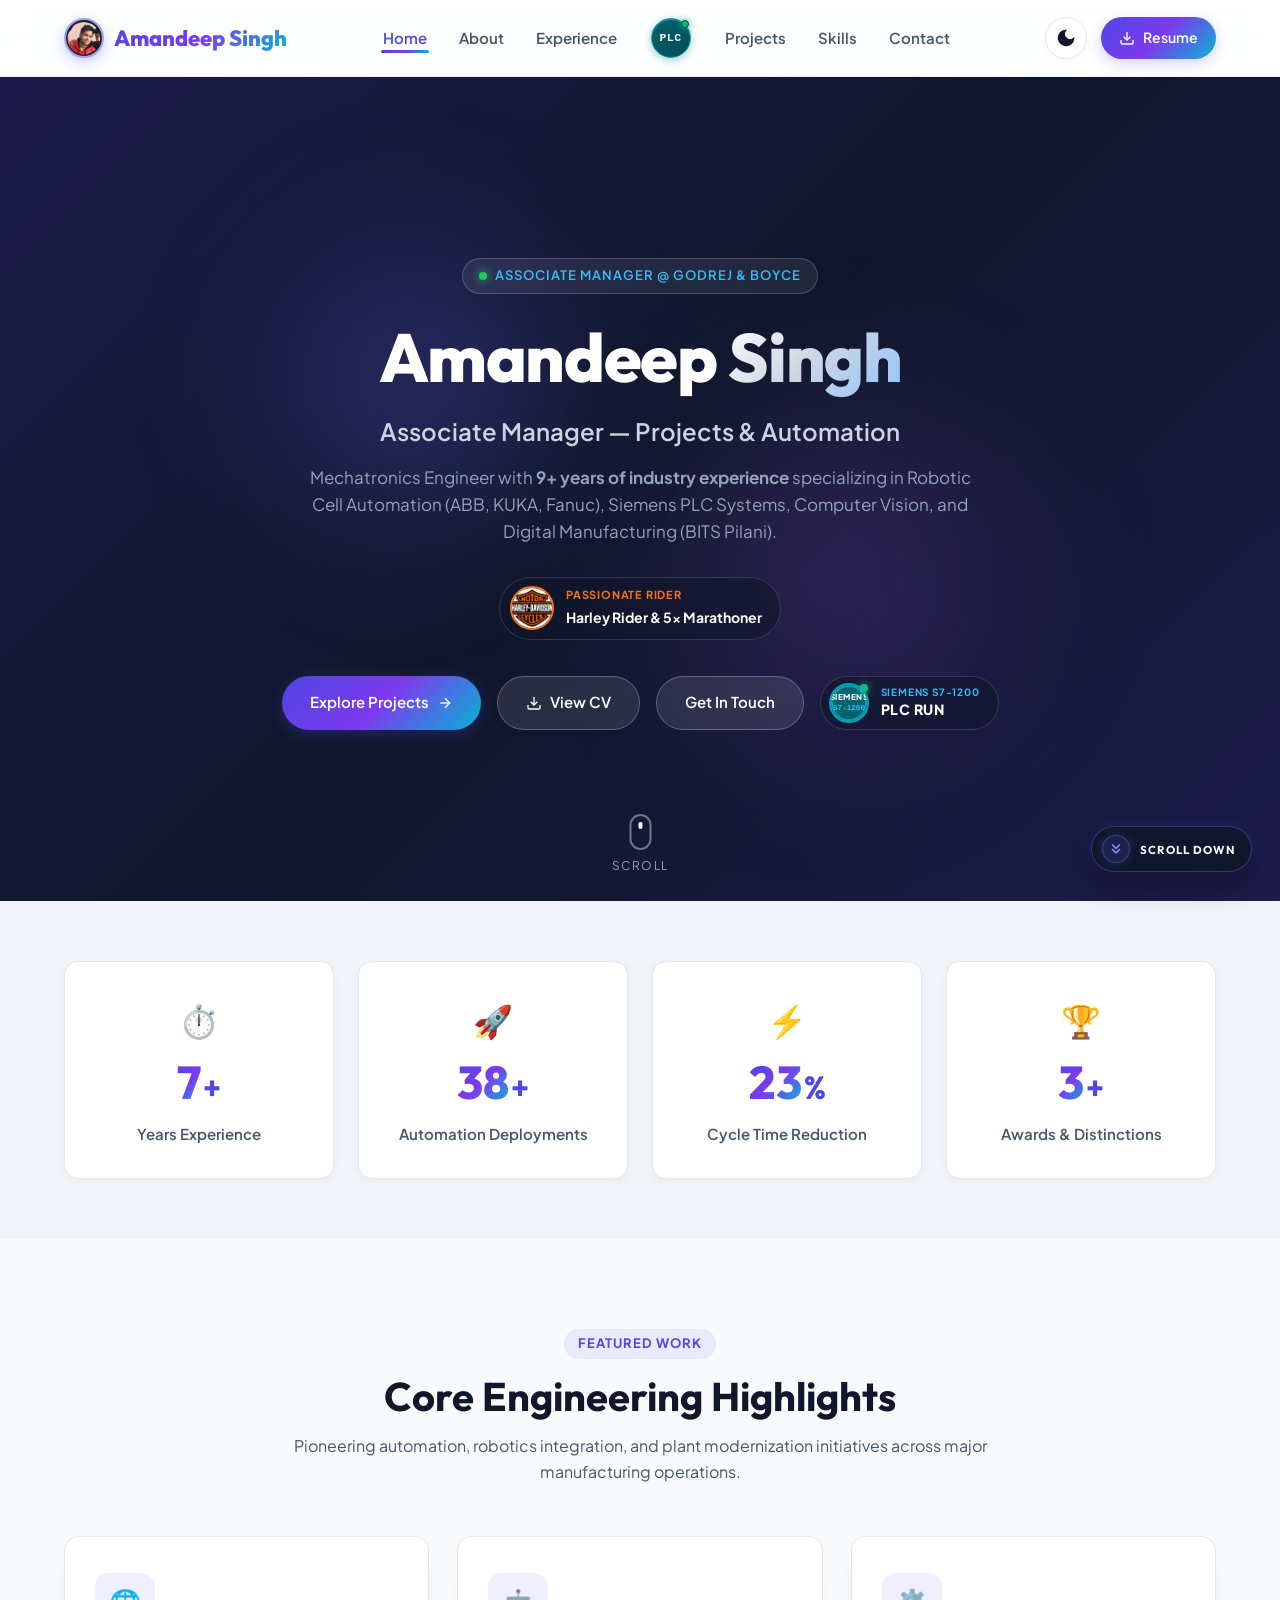
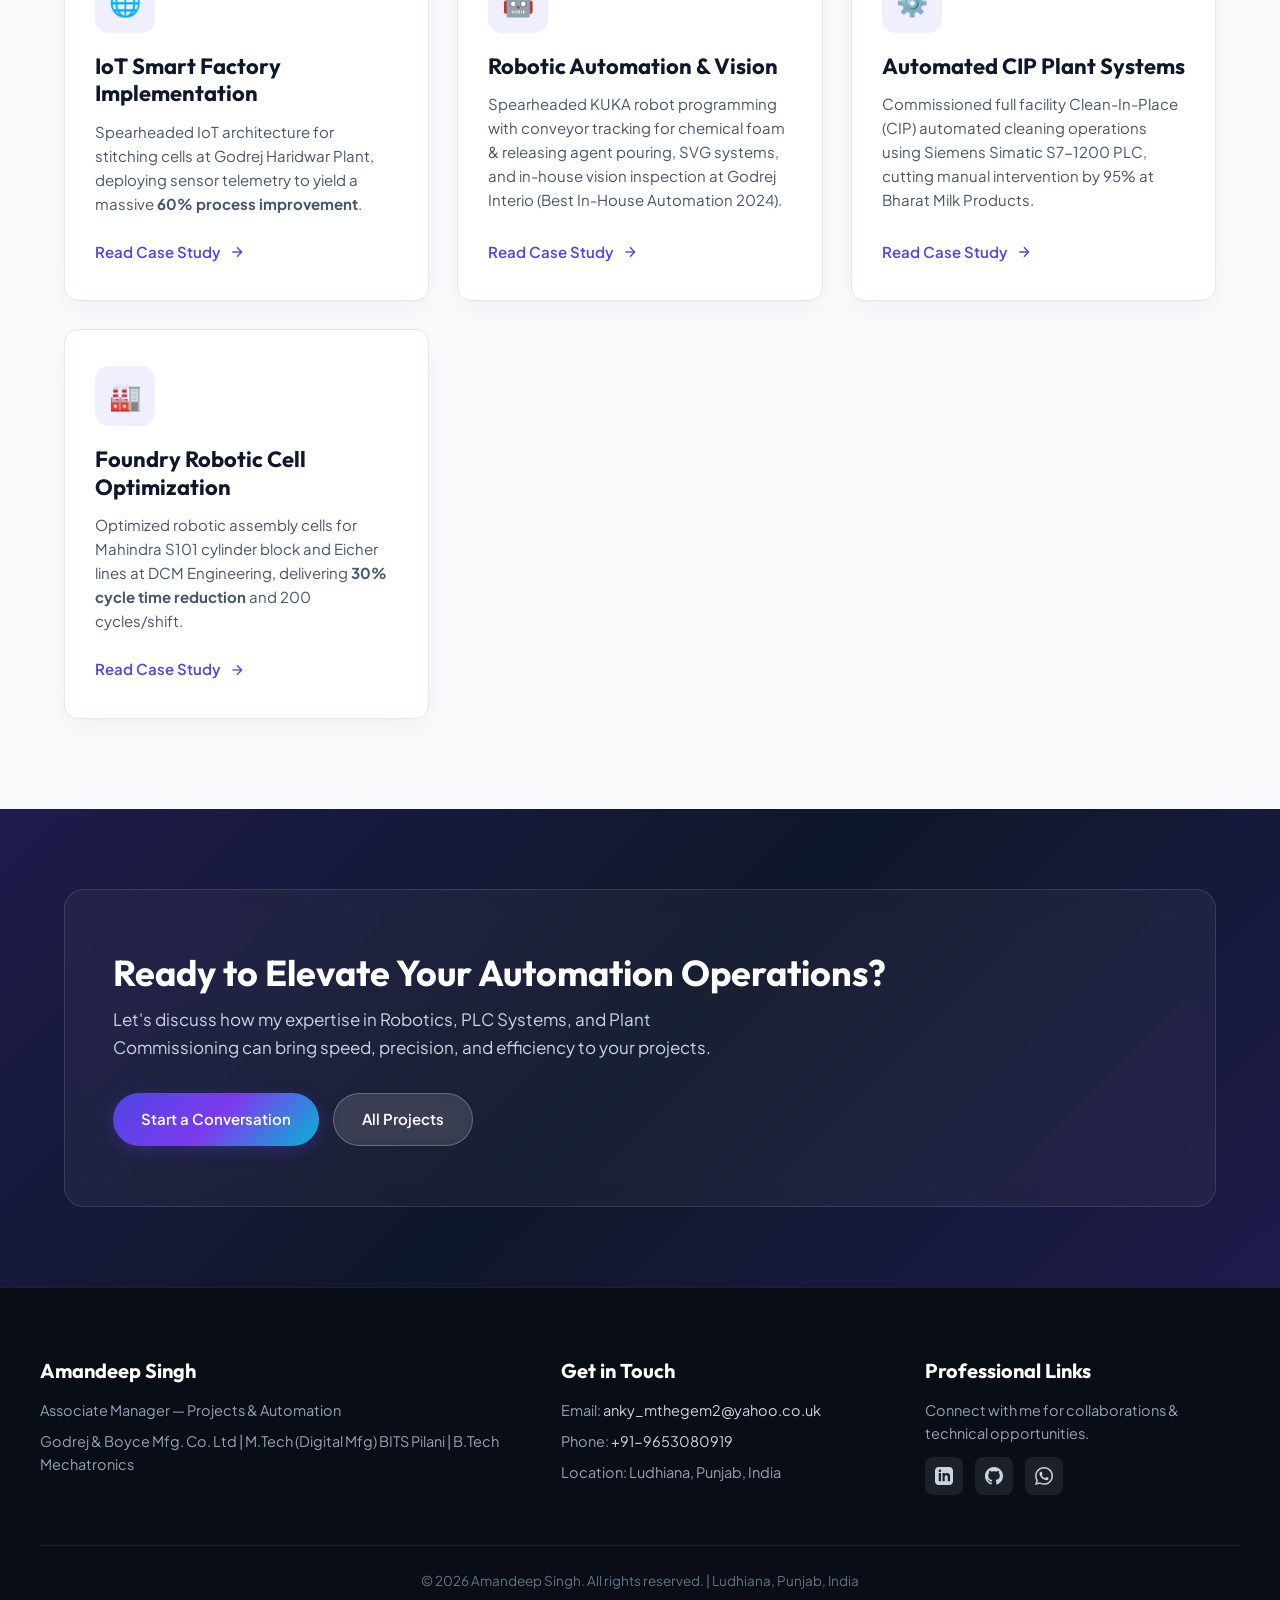
<file: index.html>
<!DOCTYPE html>
<html lang="en" data-theme="light">

<head>
    <meta charset="UTF-8">
    <meta name="viewport" content="width=device-width, initial-scale=1.0">
    <title>Amandeep Singh | Associate Manager - Projects & Automation | Portfolio</title>
    <meta name="description"
        content="Official Portfolio of Amandeep Singh — Associate Manager in Projects & Automation at Godrej & Boyce. Expert in Industrial Robotics, Siemens PLC, Vision Systems, and Digital Manufacturing (BITS Pilani).">
    <meta name="author" content="Amandeep Singh">
    <link rel="icon" type="image/png" href="profile_logo.png">
    <link rel="canonical" href="https://anky-mthegem.github.io/">

    <!-- Open Graph / LinkedIn / Facebook / WhatsApp -->
    <meta property="og:type" content="website">
    <meta property="og:url" content="https://anky-mthegem.github.io/">
    <meta property="og:title" content="Amandeep Singh | Associate Manager — Projects &amp; Automation">
    <meta property="og:description" content="Official Portfolio of Amandeep Singh — Associate Manager in Projects &amp; Automation at Godrej &amp; Boyce. Expert in Industrial Robotics, Siemens PLC, Vision Systems, and Digital Manufacturing (BITS Pilani).">
    <meta property="og:image" content="https://anky-mthegem.github.io/profile_logo.png">
    <meta property="og:image:width" content="200">
    <meta property="og:image:height" content="201">
    <meta property="og:site_name" content="Amandeep Singh Portfolio">

    <!-- Twitter / X -->
    <meta name="twitter:card" content="summary">
    <meta name="twitter:url" content="https://anky-mthegem.github.io/">
    <meta name="twitter:title" content="Amandeep Singh | Associate Manager — Projects &amp; Automation">
    <meta name="twitter:description" content="Associate Manager in Projects &amp; Automation at Godrej &amp; Boyce. Industrial Robotics, Siemens PLC &amp; Digital Manufacturing.">
    <meta name="twitter:image" content="https://anky-mthegem.github.io/profile_logo.png">

    <link rel="stylesheet" href="styles.css?v=3.8">
    <!-- Google Fonts Fast Non-Blocking Preconnect & Preload -->
    <link rel="preconnect" href="https://fonts.googleapis.com">
    <link rel="preconnect" href="https://fonts.gstatic.com" crossorigin>
    <link rel="preload" as="style" href="https://fonts.googleapis.com/css2?family=Outfit:wght@400;500;600;700;800&family=Plus+Jakarta+Sans:wght@400;500;600;700&display=swap">
    <link rel="stylesheet" href="https://fonts.googleapis.com/css2?family=Outfit:wght@400;500;600;700;800&family=Plus+Jakarta+Sans:wght@400;500;600;700&display=swap" media="print" onload="this.media='all'">
    <noscript>
        <link rel="stylesheet" href="https://fonts.googleapis.com/css2?family=Outfit:wght@400;500;600;700;800&family=Plus+Jakarta+Sans:wght@400;500;600;700&display=swap">
    </noscript>

    <!-- Google Structured Data / Rich Snippets (Schema.org) -->
    <script type="application/ld+json">
    {
      "@context": "https://schema.org",
      "@type": "ProfilePage",
      "dateCreated": "2024-01-01T00:00:00+05:30",
      "dateModified": "2026-10-04T20:25:00+05:30",
      "mainEntity": {
        "@type": "Person",
        "name": "Amandeep Singh",
        "alternateName": "Anky",
        "identifier": "anky-mthegem",
        "url": "https://anky-mthegem.github.io/",
        "image": "https://anky-mthegem.github.io/profile_logo.png",
        "jobTitle": "Associate Manager — Projects & Automation",
        "description": "Associate Manager in Projects & Automation at Godrej & Boyce. Industrial Robotics, Siemens PLC, Vision Systems, Digital Manufacturing (BITS Pilani).",
        "worksFor": {
          "@type": "Organization",
          "name": "Godrej & Boyce Mfg. Co. Ltd",
          "url": "https://www.godrej.com/"
        },
        "alumniOf": [
          {
            "@type": "EducationalOrganization",
            "name": "BITS Pilani",
            "description": "M.Tech in Digital Manufacturing"
          },
          {
            "@type": "EducationalOrganization",
            "name": "Punjab Technical University",
            "description": "B.Tech in Mechatronics Engineering"
          }
        ],
        "address": {
          "@type": "PostalAddress",
          "addressLocality": "Ludhiana",
          "addressRegion": "Punjab",
          "postalCode": "141002",
          "addressCountry": "India"
        },
        "sameAs": [
          "https://www.linkedin.com/in/anky-mthegem/",
          "https://github.com/anky-mthegem/"
        ],
        "knowsAbout": [
          "Industrial Automation",
          "Robotic Cell Deployment",
          "KUKA Robotics",
          "ABB Robotics",
          "Fanuc Robotics",
          "Siemens S7-1200 PLC",
          "SCADA Systems",
          "Computer Vision & YOLO",
          "Digital Manufacturing",
          "Industry 4.0 & IoT",
          "Greenfield & Brownfield Plant Commissioning"
        ]
      }
    }
    </script>
    <script type="application/ld+json">
    {
      "@context": "https://schema.org",
      "@type": "BreadcrumbList",
      "itemListElement": [
        {
          "@type": "ListItem",
          "position": 1,
          "name": "Home",
          "item": "https://anky-mthegem.github.io/"
        }
      ]
    }
    </script>

    <!-- Instant Theme Init to prevent Flash of Unstyled Theme -->
    <script>(function(){try{var t=localStorage.getItem('portfolio-theme');if(!t&&window.matchMedia('(prefers-color-scheme: dark)').matches)t='dark';if(t)document.documentElement.setAttribute('data-theme',t);}catch(e){}})();</script>
</head>

<body>
    <!-- Navigation -->
    <nav class="navbar" aria-label="Main Navigation">
        <div class="nav-container">
            <a href="index.html" class="logo">
                <picture>
                    <source srcset="profile_logo.webp" type="image/webp">
                    <img src="profile_logo.png" alt="Amandeep Singh" class="logo-img" width="40" height="40" style="width:40px;height:40px;max-width:40px;max-height:40px;border-radius:50%;object-fit:cover;flex-shrink:0;">
                </picture>
                <span class="logo-text">Amandeep Singh</span>
            </a>
            <ul class="nav-menu">
                <li><a href="index.html" class="nav-link active">Home</a></li>
                <li><a href="about.html" class="nav-link">About</a></li>
                <li><a href="experience.html" class="nav-link">Experience</a></li>
                <li class="nav-item-plc">
                    <a href="plc.html" class="nav-plc-badge-btn" title="Launch Siemens S7-1200 PLC Simulator" aria-label="PLC Simulator">
                        <span class="plc-nav-text">PLC</span>
                        <span class="plc-nav-led"></span>
                    </a>
                </li>
                <li><a href="projects.html" class="nav-link">Projects</a></li>
                <li><a href="skills.html" class="nav-link">Skills</a></li>
                <li><a href="contact.html" class="nav-link">Contact</a></li>
            </ul>
            <div class="nav-actions">
                <button class="theme-toggle-btn" id="themeToggleBtn" aria-label="Toggle light/dark theme">
                    <svg viewBox="0 0 24 24" fill="none" stroke="currentColor" stroke-width="2">
                        <path d="M21 12.79A9 9 0 1 1 11.21 3 7 7 0 0 0 21 12.79z"></path>
                    </svg>
                </button>
                <a href="Resume_Amandeep.pdf" class="btn-nav-resume" target="_blank"
                    rel="noopener noreferrer">
                    <svg width="16" height="16" viewBox="0 0 24 24" fill="none" stroke="currentColor" stroke-width="2">
                        <path d="M21 15v4a2 2 0 0 1-2 2H5a2 2 0 0 1-2-2v-4"></path>
                        <polyline points="7 10 12 15 17 10"></polyline>
                        <line x1="12" y1="15" x2="12" y2="3"></line>
                    </svg>
                    <span>Resume</span>
                </a>
                <button class="hamburger" aria-label="Open navigation menu" aria-expanded="false">
                    <span></span>
                    <span></span>
                    <span></span>
                </button>
            </div>
        </div>
    </nav>

    <!-- Hero Section -->
    <header class="hero">
        <div class="hero-glow-1"></div>
        <div class="hero-glow-2"></div>
        <div class="hero-content">
            <div class="hero-tag">
                <span class="pulse-dot"></span>
                <span>Associate Manager @ Godrej &amp; Boyce</span>
            </div>
            <h1>Amandeep <span class="hero-gradient-text">Singh</span></h1>
            <p class="hero-subtitle">Associate Manager — Projects &amp; Automation</p>
            <p class="hero-subtitle-sub">Mechatronics Engineer with <strong>9+ years of industry experience</strong>
                specializing in Robotic Cell Automation (ABB, KUKA, Fanuc), Siemens PLC Systems, Computer Vision, and
                Digital Manufacturing (BITS Pilani).</p>

            <!-- Harley Rider Enthusiast Badge with Official Logo -->
            <div>
                <a href="harley.html" class="harley-badge-pill" title="Learn more in About Me">
                    <picture>
                        <source srcset="Harley_davidson_logo.webp" type="image/webp">
                        <img src="Harley_davidson_logo.jpg" alt="Harley-Davidson Logo" class="harley-thumb" width="42" height="42" loading="lazy" />
                    </picture>
                    <div class="harley-badge-text">
                        <span>Passionate Rider</span>
                        <strong>Harley Rider &amp; 5x Marathoner</strong>
                    </div>
                </a>
            </div>

            <div class="hero-buttons">
                <a href="projects.html" class="btn btn-primary">
                    <span>Explore Projects</span>
                    <svg width="16" height="16" viewBox="0 0 24 24" fill="none" stroke="currentColor" stroke-width="2">
                        <line x1="5" y1="12" x2="19" y2="12"></line>
                        <polyline points="12 5 19 12 12 19"></polyline>
                    </svg>
                </a>
                <a href="Resume_Amandeep.pdf" class="btn btn-secondary" target="_blank"
                    rel="noopener noreferrer">
                    <svg width="16" height="16" viewBox="0 0 24 24" fill="none" stroke="currentColor" stroke-width="2">
                        <path d="M21 15v4a2 2 0 0 1-2 2H5a2 2 0 0 1-2-2v-4"></path>
                        <polyline points="7 10 12 15 17 10"></polyline>
                        <line x1="12" y1="15" x2="12" y2="3"></line>
                    </svg>
                    <span>View CV</span>
                </a>
                <a href="contact.html" class="btn btn-secondary">Get In Touch</a>
                <a href="plc.html" class="plc-badge-pill" title="Launch Siemens S7-1200 PLC Simulator">
                    <div class="plc-thumb-wrap">
                        <svg class="plc-thumb" viewBox="0 0 40 40" fill="none" xmlns="http://www.w3.org/2000/svg">
                            <circle cx="20" cy="20" r="19" fill="#00646E" stroke="#00A3B4" stroke-width="2"/>
                            <text x="20" y="17" font-family="'Plus Jakarta Sans', -apple-system, sans-serif" font-weight="900" font-size="9" fill="#FFFFFF" text-anchor="middle" letter-spacing="0.5">SIEMENS</text>
                            <text x="20" y="28" font-family="'JetBrains Mono', monospace" font-weight="800" font-size="8.5" fill="#38BDF8" text-anchor="middle">S7-1200</text>
                        </svg>
                        <span class="plc-live-pulse-dot"></span>
                    </div>
                    <div class="plc-badge-text">
                        <span>Siemens S7-1200</span>
                        <strong>PLC RUN</strong>
                    </div>
                </a>
            </div>
        </div>
        <div class="scroll-indicator" aria-hidden="true">
            <div class="scroll-mouse">
                <div class="scroll-wheel"></div>
            </div>
            <span>Scroll</span>
        </div>
    </header>

    <!-- Quick Stats Section -->
    <section class="quick-stats" aria-label="Key Highlights and Statistics">
        <div class="container">
            <div class="stats-grid">
                <div class="stat-card">
                    <div class="stat-icon">⏱️</div>
                    <div class="stat-number-wrap">
                        <span class="stat-number" data-target="9">9</span>
                        <span class="stat-suffix">+</span>
                    </div>
                    <div class="stat-label">Years Experience</div>
                </div>
                <div class="stat-card">
                    <div class="stat-icon">🚀</div>
                    <div class="stat-number-wrap">
                        <span class="stat-number" data-target="50">50</span>
                        <span class="stat-suffix">+</span>
                    </div>
                    <div class="stat-label">Automation Deployments</div>
                </div>
                <div class="stat-card">
                    <div class="stat-icon">⚡</div>
                    <div class="stat-number-wrap">
                        <span class="stat-number" data-target="30">30</span>
                        <span class="stat-suffix">%</span>
                    </div>
                    <div class="stat-label">Cycle Time Reduction</div>
                </div>
                <div class="stat-card">
                    <div class="stat-icon">🏆</div>
                    <div class="stat-number-wrap">
                        <span class="stat-number" data-target="5">5</span>
                        <span class="stat-suffix">+</span>
                    </div>
                    <div class="stat-label">Awards &amp; Distinctions</div>
                </div>
            </div>
        </div>
    </section>

    <!-- Featured Projects Preview -->
    <section class="featured-section">
        <div class="container">
            <div class="section-header">
                <span class="section-tag">Featured Work</span>
                <h2 class="section-title">Core Engineering Highlights</h2>
                <p class="section-desc">Pioneering automation, robotics integration, and plant modernization initiatives
                    across major manufacturing operations.</p>
            </div>
            <div class="featured-grid">
                <div class="featured-card">
                    <div class="featured-icon-box">🌐</div>
                    <h3>IoT Smart Factory Implementation</h3>
                    <p>Spearheaded IoT architecture for stitching cells at Godrej Haridwar Plant, deploying sensor
                        telemetry to yield a massive <strong>60% process improvement</strong>.</p>
                    <a href="projects.html" class="link-arrow">
                        <span>Read Case Study</span>
                        <svg width="16" height="16" viewBox="0 0 24 24" fill="none" stroke="currentColor"
                            stroke-width="2">
                            <line x1="5" y1="12" x2="19" y2="12"></line>
                            <polyline points="12 5 19 12 12 19"></polyline>
                        </svg>
                    </a>
                </div>
                <div class="featured-card">
                    <div class="featured-icon-box">🤖</div>
                    <h3>Robotic Automation &amp; Vision</h3>
                    <p>Spearheaded KUKA robot programming with conveyor tracking for chemical foam &amp; releasing agent pouring, SVG systems, and in-house vision inspection at Godrej Interio (Best In-House Automation 2024).</p>
                    <a href="projects.html" class="link-arrow">
                        <span>Read Case Study</span>
                        <svg width="16" height="16" viewBox="0 0 24 24" fill="none" stroke="currentColor"
                            stroke-width="2">
                            <line x1="5" y1="12" x2="19" y2="12"></line>
                            <polyline points="12 5 19 12 12 19"></polyline>
                        </svg>
                    </a>
                </div>
                <div class="featured-card">
                    <div class="featured-icon-box">⚙️</div>
                    <h3>Automated CIP Plant Systems</h3>
                    <p>Commissioned full facility Clean-In-Place (CIP) automated cleaning operations using Siemens
                        Simatic S7-1200 PLC, cutting manual intervention by 95% at Bharat Milk Products.</p>
                    <a href="projects.html" class="link-arrow">
                        <span>Read Case Study</span>
                        <svg width="16" height="16" viewBox="0 0 24 24" fill="none" stroke="currentColor"
                            stroke-width="2">
                            <line x1="5" y1="12" x2="19" y2="12"></line>
                            <polyline points="12 5 19 12 12 19"></polyline>
                        </svg>
                    </a>
                </div>
                <div class="featured-card">
                    <div class="featured-icon-box">🏭</div>
                    <h3>Foundry Robotic Cell Optimization</h3>
                    <p>Optimized robotic assembly cells for Mahindra S101 cylinder block and Eicher lines at DCM
                        Engineering, delivering <strong>30% cycle time reduction</strong> and 200 cycles/shift.</p>
                    <a href="projects.html" class="link-arrow">
                        <span>Read Case Study</span>
                        <svg width="16" height="16" viewBox="0 0 24 24" fill="none" stroke="currentColor"
                            stroke-width="2">
                            <line x1="5" y1="12" x2="19" y2="12"></line>
                            <polyline points="12 5 19 12 12 19"></polyline>
                        </svg>
                    </a>
                </div>
            </div>
        </div>
    </section>

    <!-- CTA Section -->
    <section class="cta-section">
        <div class="container">
            <div class="cta-box">
                <div class="cta-content">
                    <h2>Ready to Elevate Your Automation Operations?</h2>
                    <p>Let's discuss how my expertise in Robotics, PLC Systems, and Plant Commissioning can bring speed,
                        precision, and efficiency to your projects.</p>
                </div>
                <div class="cta-actions">
                    <a href="contact.html" class="btn btn-primary">Start a Conversation</a>
                    <a href="projects.html" class="btn btn-secondary">All Projects</a>
                </div>
            </div>
        </div>
    </section>

    <!-- Footer -->
    <footer class="footer">
        <div class="footer-content">
            <div class="footer-section">
                <h4>Amandeep Singh</h4>
                <p>Associate Manager — Projects &amp; Automation</p>
                <p>Godrej &amp; Boyce Mfg. Co. Ltd | M.Tech (Digital Mfg) BITS Pilani | B.Tech Mechatronics</p>
            </div>
            <div class="footer-section">
                <h4>Get in Touch</h4>
                <p>Email: <a href="mailto:anky_mthegem2@yahoo.co.uk">anky_mthegem2@yahoo.co.uk</a></p>
                <p>Phone: <a href="tel:+919653080919">+91-9653080919</a></p>
                <p>Location: Ludhiana, Punjab, India</p>
            </div>
            <div class="footer-section">
                <h4>Professional Links</h4>
                <p>Connect with me for collaborations &amp; technical opportunities.</p>
                <div class="footer-social-links">
                    <a href="https://www.linkedin.com/in/anky-mthegem/" target="_blank" rel="noopener noreferrer"
                        class="footer-social-link" title="LinkedIn Profile" aria-label="LinkedIn Profile">
                        <svg width="18" height="18" viewBox="0 0 24 24" fill="currentColor">
                            <path
                                d="M19 0h-14c-2.761 0-5 2.239-5 5v14c0 2.761 2.239 5 5 5h14c2.762 0 5-2.239 5-5v-14c0-2.761-2.238-5-5-5zm-11 19h-3v-11h3v11zm-1.5-12.268c-.966 0-1.75-.79-1.75-1.764s.784-1.764 1.75-1.764 1.75.79 1.75 1.764-.783 1.764-1.75 1.764zm13.5 12.268h-3v-5.604c0-3.368-4-3.113-4 0v5.604h-3v-11h3v1.765c1.396-2.586 7-2.777 7 2.476v6.759z" />
                        </svg>
                    </a>
                    <a href="https://github.com/anky-mthegem/" target="_blank" rel="noopener noreferrer"
                        class="footer-social-link" title="GitHub Profile" aria-label="GitHub Profile">
                        <svg width="18" height="18" viewBox="0 0 24 24" fill="currentColor">
                            <path
                                d="M12 0c-6.626 0-12 5.373-12 12 0 5.302 3.438 9.8 8.207 11.387.599.111.793-.261.793-.577v-2.234c-3.338.726-4.033-1.416-4.033-1.416-.546-1.387-1.333-1.756-1.333-1.756-1.089-.745.083-.729.083-.729 1.205.084 1.839 1.237 1.839 1.237 1.07 1.834 2.807 1.304 3.492.997.107-.775.418-1.305.762-1.604-2.665-.305-5.467-1.334-5.467-5.931 0-1.311.469-2.381 1.236-3.221-.124-.303-.535-1.524.117-3.176 0 0 1.008-.322 3.301 1.23.957-.266 1.983-.399 3.003-.404 1.02.005 2.047.138 3.006.404 2.291-1.552 3.297-1.23 3.297-1.23.653 1.653.242 2.874.118 3.176.77.84 1.235 1.911 1.235 3.221 0 4.609-2.807 5.624-5.479 5.921.43.372.823 1.102.823 2.222v3.293c0 .319.192.694.801.576 4.765-1.589 8.199-6.086 8.199-11.386 0-6.627-5.373-12-12-12z" />
                        </svg>
                    </a>
                    <a href="https://wa.me/919653080919?text=Hi%20Amandeep,%20I%20saw%20your%20portfolio%20and%20would%20like%20to%20connect." target="_blank" rel="noopener noreferrer"
                        class="footer-social-link footer-whatsapp" title="Chat on WhatsApp" aria-label="Chat on WhatsApp">
                        <svg width="18" height="18" viewBox="0 0 24 24" fill="currentColor">
                            <path d="M.057 24l1.687-6.163c-1.041-1.804-1.588-3.849-1.587-5.946.003-6.556 5.338-11.891 11.893-11.891 3.181.001 6.167 1.24 8.413 3.488 2.245 2.248 3.481 5.236 3.48 8.414-.003 6.557-5.338 11.892-11.893 11.892-1.99-.001-3.951-.5-5.688-1.448l-6.305 1.654zm6.597-3.807c1.676.995 3.276 1.591 5.392 1.592 5.448 0 9.886-4.434 9.889-9.885.002-5.462-4.415-9.89-9.881-9.892-5.452 0-9.887 4.434-9.889 9.884-.001 2.225.651 3.891 1.746 5.634l-.999 3.648 3.742-.981zm11.387-5.464c-.074-.124-.272-.198-.57-.347-.297-.149-1.758-.868-2.031-.967-.272-.099-.47-.149-.669.149-.198.297-.768.967-.941 1.165-.173.198-.347.223-.644.074-.297-.149-1.255-.462-2.39-1.475-.883-.788-1.48-1.761-1.653-2.059-.173-.297-.018-.458.13-.606.134-.133.297-.347.446-.521.151-.172.2-.296.3-.495.099-.198.05-.372-.025-.521-.075-.148-.669-1.611-.916-2.206-.242-.579-.487-.501-.669-.51l-.57-.01c-.198 0-.52.074-.792.372s-1.04 1.016-1.04 2.479 1.065 2.876 1.213 3.074c.149.198 2.095 3.2 5.076 4.487.709.306 1.263.489 1.694.626.712.226 1.36.194 1.872.118.571-.085 1.758-.719 2.006-1.413.248-.695.248-1.29.173-1.414z"/>
                        </svg>
                    </a>
                </div>
            </div>
        </div>
        <div class="footer-bottom">
            <p>&copy; 2026 Amandeep Singh. All rights reserved. | Ludhiana, Punjab, India</p>
        </div>
    </footer>

    <!-- Fixed Floating Pill Scroll Action Widget -->
    <div class="floating-pill-wrap is-down" id="floatingPill">
        <button type="button" class="floating-pill-btn" id="floatingScrollBtn" aria-label="Scroll down to explore page">
            <span class="floating-pill-icon-box">
                <svg class="floating-pill-icon-arrow" width="16" height="16" viewBox="0 0 24 24" fill="none" stroke="currentColor" stroke-width="2.5" stroke-linecap="round" stroke-linejoin="round">
                    <path id="pillArrowPath" d="M7 13l5 5 5-5M7 6l5 5 5-5"/>
                </svg>
            </span>
            <span class="floating-pill-label" id="pillLabel">Scroll Down</span>
        </button>
    </div>

    <script src="script.js?v=3.8" defer></script>
</body>

</html>
</file>
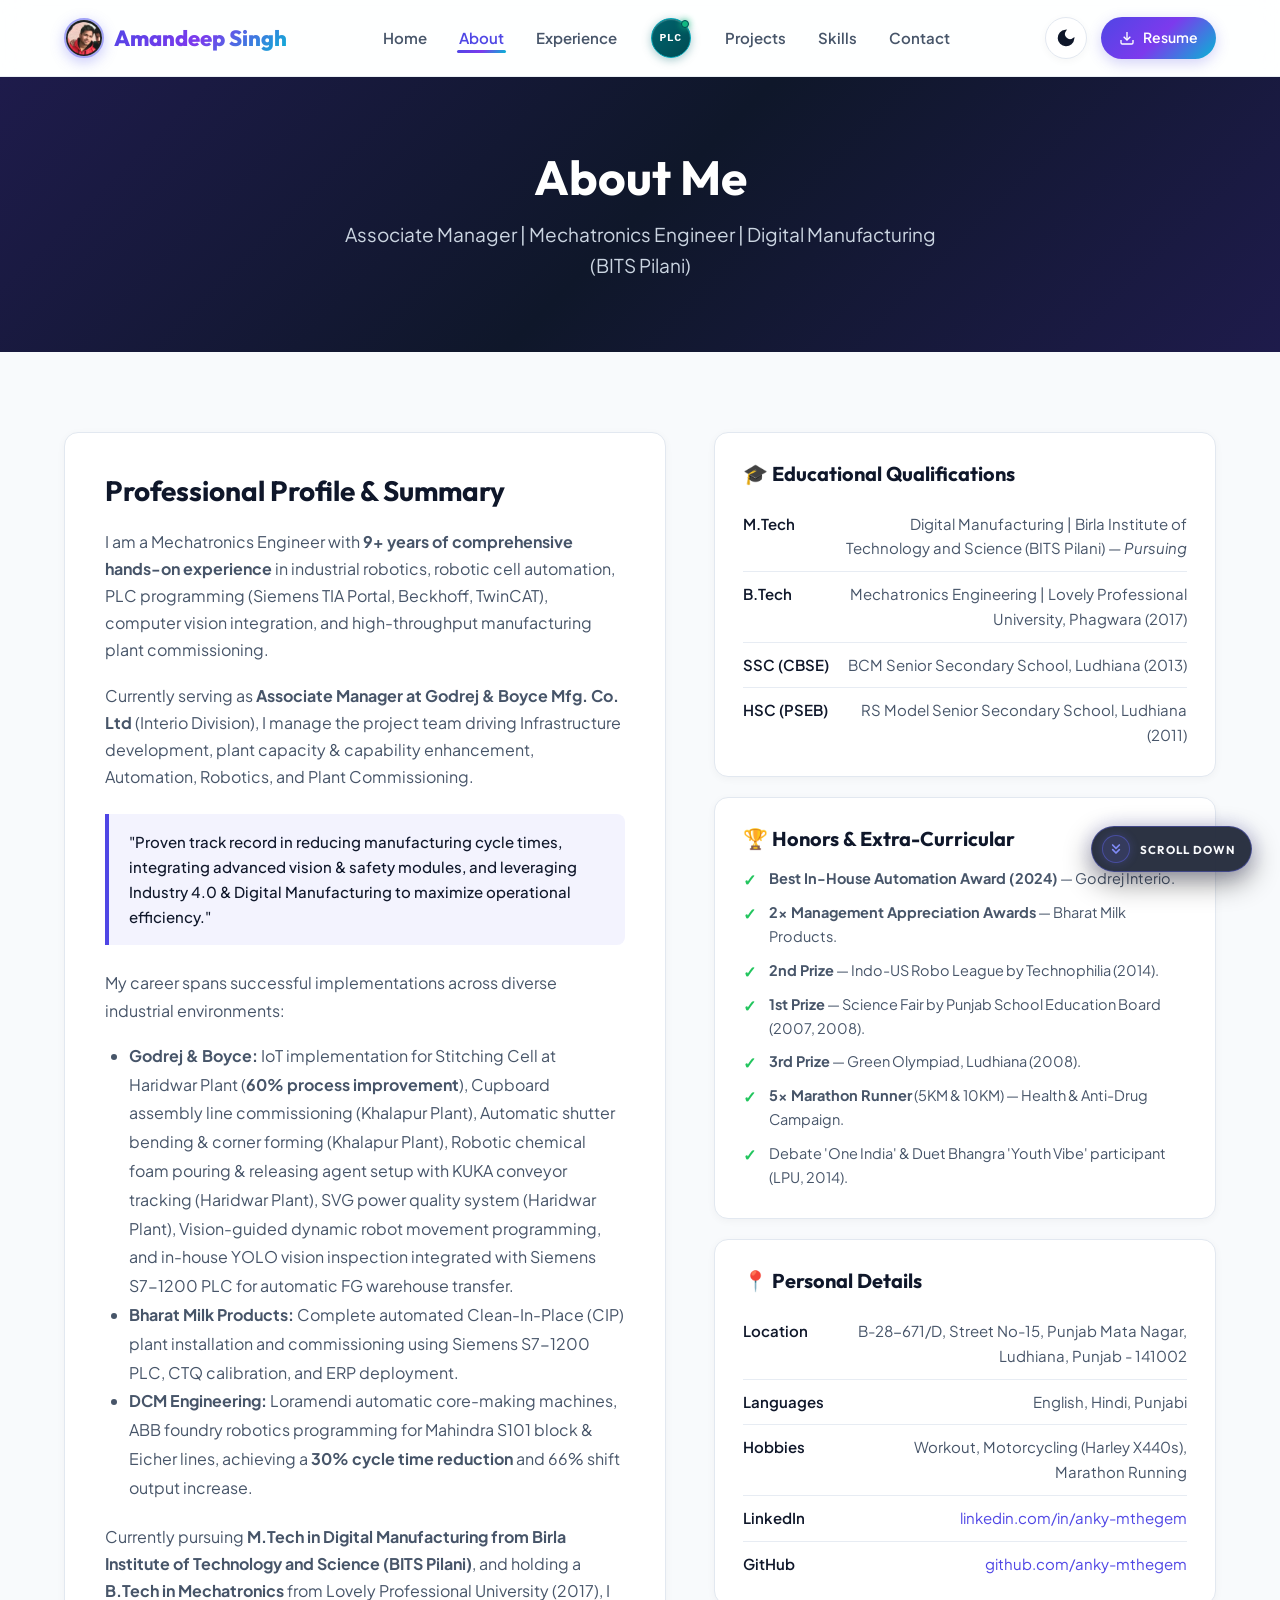
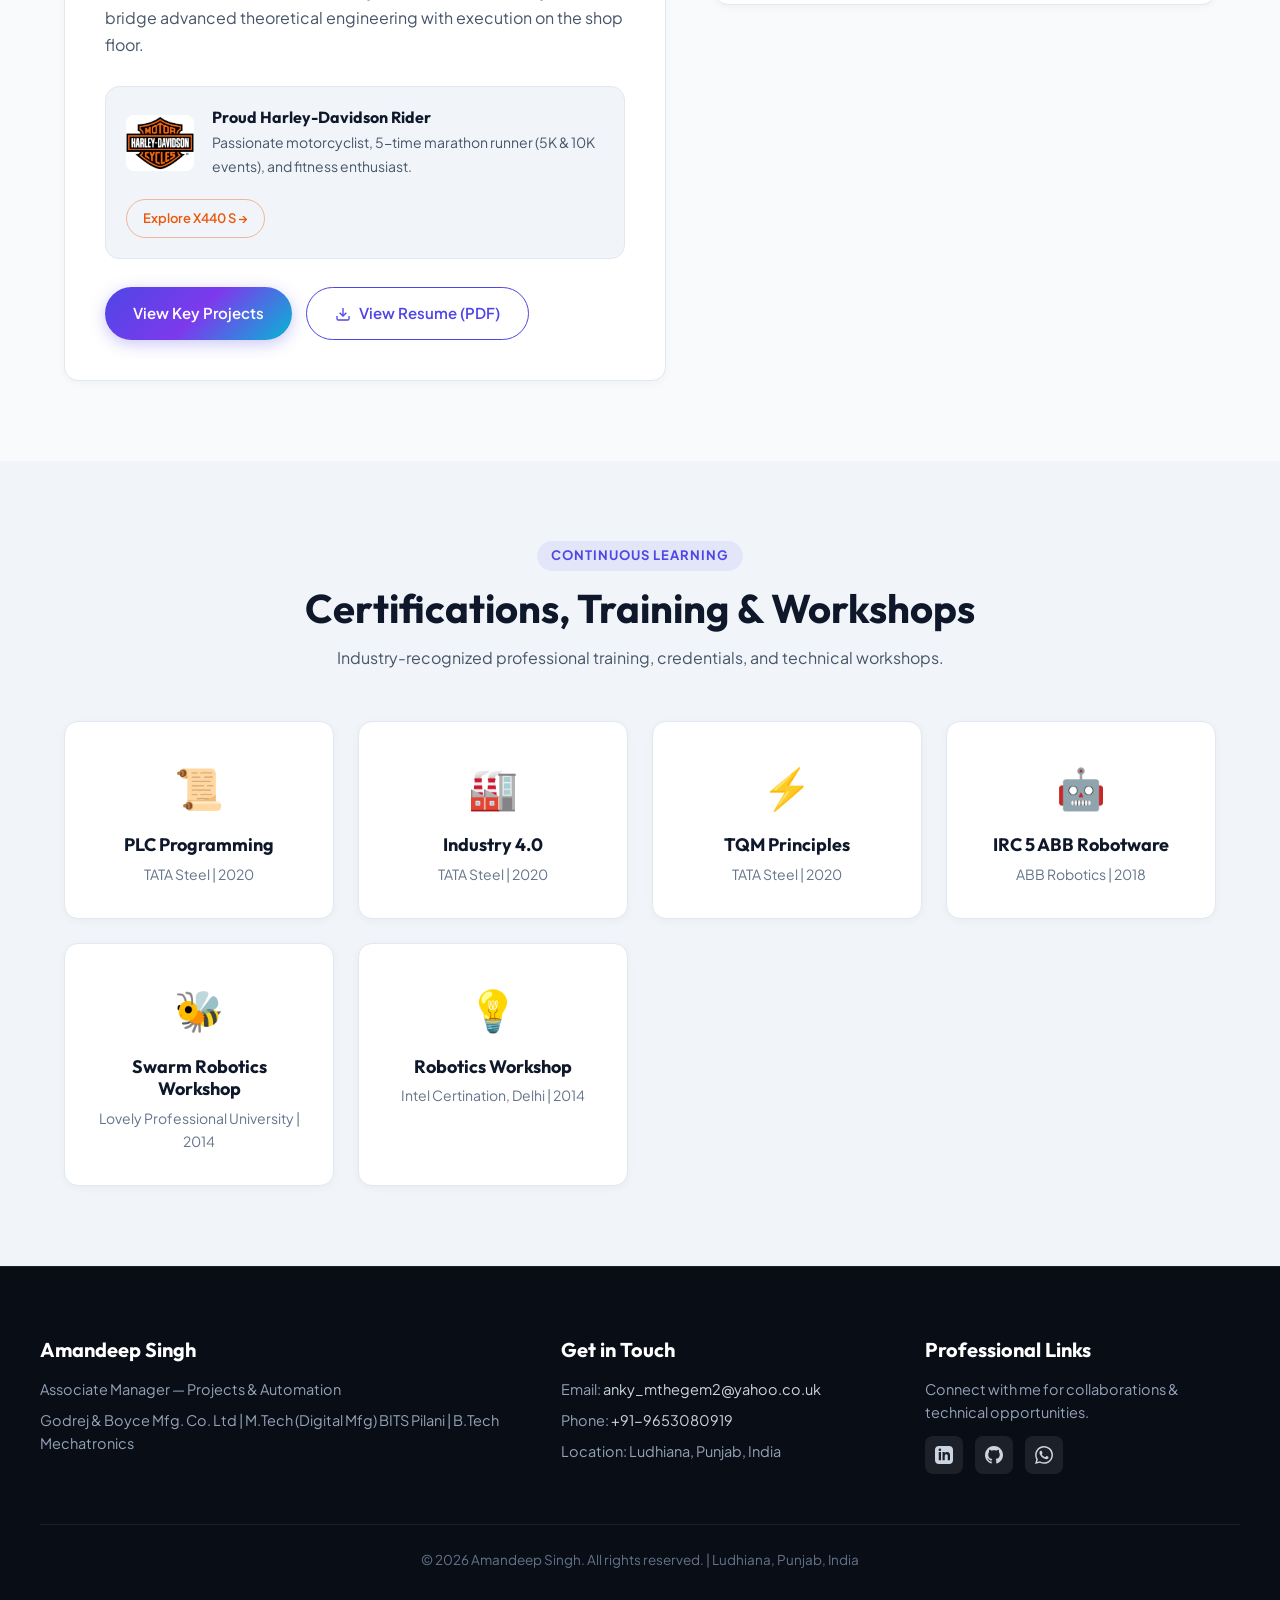
<file: about.html>
<!DOCTYPE html>
<html lang="en" data-theme="light">

<head>
    <meta charset="UTF-8">
    <meta name="viewport" content="width=device-width, initial-scale=1.0">
    <title>About Me | Amandeep Singh | Associate Manager - Projects &amp; Automation</title>
    <meta name="description"
        content="Learn more about Amandeep Singh: Associate Manager in Projects & Automation at Godrej & Boyce. M.Tech (Digital Manufacturing) from BITS Pilani, B.Tech in Mechatronics from LPU.">
    <meta name="author" content="Amandeep Singh">
    <link rel="icon" type="image/png" href="profile_logo.png">
    <link rel="canonical" href="https://anky-mthegem.github.io/about.html">

    <!-- Open Graph / LinkedIn / Facebook / WhatsApp -->
    <meta property="og:type" content="profile">
    <meta property="og:url" content="https://anky-mthegem.github.io/about.html">
    <meta property="og:title" content="About Amandeep Singh | Associate Manager — Projects &amp; Automation">
    <meta property="og:description" content="Learn more about Amandeep Singh: Associate Manager in Projects &amp; Automation at Godrej &amp; Boyce. M.Tech (Digital Manufacturing) from BITS Pilani, B.Tech in Mechatronics, and passionate Harley-Davidson rider.">
    <meta property="og:image" content="https://anky-mthegem.github.io/profile_logo.png">
    <meta property="og:image:width" content="200">
    <meta property="og:image:height" content="201">
    <meta property="og:site_name" content="Amandeep Singh Portfolio">

    <!-- Twitter / X -->
    <meta name="twitter:card" content="summary">
    <meta name="twitter:url" content="https://anky-mthegem.github.io/about.html">
    <meta name="twitter:title" content="About Amandeep Singh | Associate Manager — Projects &amp; Automation">
    <meta name="twitter:description" content="Associate Manager at Godrej &amp; Boyce, M.Tech from BITS Pilani, robotics and automation leader.">
    <meta name="twitter:image" content="https://anky-mthegem.github.io/profile_logo.png">

    <link rel="stylesheet" href="styles.css?v=3.8">
    <!-- Google Fonts Fast Non-Blocking Preconnect & Preload -->
    <link rel="preconnect" href="https://fonts.googleapis.com">
    <link rel="preconnect" href="https://fonts.gstatic.com" crossorigin>
    <link rel="preload" as="style" href="https://fonts.googleapis.com/css2?family=Outfit:wght@400;500;600;700;800&family=Plus+Jakarta+Sans:wght@400;500;600;700&display=swap">
    <link rel="stylesheet" href="https://fonts.googleapis.com/css2?family=Outfit:wght@400;500;600;700;800&family=Plus+Jakarta+Sans:wght@400;500;600;700&display=swap" media="print" onload="this.media='all'">
    <noscript>
        <link rel="stylesheet" href="https://fonts.googleapis.com/css2?family=Outfit:wght@400;500;600;700;800&family=Plus+Jakarta+Sans:wght@400;500;600;700&display=swap">
    </noscript>

    <!-- Google Structured Data / Rich Snippets (Schema.org) -->
    <script type="application/ld+json">
    {
      "@context": "https://schema.org",
      "@type": "ProfilePage",
      "dateCreated": "2024-01-01T00:00:00+05:30",
      "dateModified": "2026-10-04T20:25:00+05:30",
      "url": "https://anky-mthegem.github.io/about.html",
      "name": "About Amandeep Singh | Professional Journey & Background",
      "mainEntity": {
        "@type": "Person",
        "name": "Amandeep Singh",
        "alternateName": "Anky",
        "identifier": "anky-mthegem",
        "url": "https://anky-mthegem.github.io/",
        "image": "https://anky-mthegem.github.io/profile_logo.png",
        "jobTitle": "Associate Manager — Projects & Automation",
        "description": "Professional background, career journey, and qualifications of Amandeep Singh — Associate Manager in Projects & Automation at Godrej & Boyce.",
        "worksFor": {
          "@type": "Organization",
          "name": "Godrej & Boyce Mfg. Co. Ltd",
          "url": "https://www.godrej.com/"
        },
        "alumniOf": [
          {
            "@type": "EducationalOrganization",
            "name": "BITS Pilani",
            "description": "M.Tech in Digital Manufacturing"
          },
          {
            "@type": "EducationalOrganization",
            "name": "Punjab Technical University",
            "description": "B.Tech in Mechatronics Engineering"
          }
        ],
        "address": {
          "@type": "PostalAddress",
          "addressLocality": "Ludhiana",
          "addressRegion": "Punjab",
          "postalCode": "141002",
          "addressCountry": "India"
        },
        "sameAs": [
          "https://www.linkedin.com/in/anky-mthegem/",
          "https://github.com/anky-mthegem/"
        ],
        "knowsAbout": [
          "Industrial Automation",
          "Robotic Cell Deployment",
          "KUKA Robotics",
          "ABB Robotics",
          "Fanuc Robotics",
          "Siemens S7-1200 PLC",
          "SCADA Systems",
          "Computer Vision & YOLO",
          "Digital Manufacturing",
          "Industry 4.0 & IoT",
          "Greenfield & Brownfield Plant Commissioning"
        ]
      }
    }
    </script>
    <script type="application/ld+json">
    {
      "@context": "https://schema.org",
      "@type": "BreadcrumbList",
      "itemListElement": [
        {
          "@type": "ListItem",
          "position": 1,
          "name": "Home",
          "item": "https://anky-mthegem.github.io/"
        },
        {
          "@type": "ListItem",
          "position": 2,
          "name": "About",
          "item": "https://anky-mthegem.github.io/about.html"
        }
      ]
    }
    </script>

    <!-- Instant Theme Init to prevent Flash of Unstyled Theme -->
    <script>(function(){try{var t=localStorage.getItem('portfolio-theme');if(!t&&window.matchMedia('(prefers-color-scheme: dark)').matches)t='dark';if(t)document.documentElement.setAttribute('data-theme',t);}catch(e){}})();</script>
</head>

<body>
    <!-- Navigation -->
    <nav class="navbar" aria-label="Main Navigation">
        <div class="nav-container">
            <a href="index.html" class="logo">
                <picture>
                    <source srcset="profile_logo.webp" type="image/webp">
                    <img src="profile_logo.png" alt="Amandeep Singh" class="logo-img" width="40" height="40" style="width:40px;height:40px;max-width:40px;max-height:40px;border-radius:50%;object-fit:cover;flex-shrink:0;">
                </picture>
                <span class="logo-text">Amandeep Singh</span>
            </a>
            <ul class="nav-menu">
                <li><a href="index.html" class="nav-link">Home</a></li>
                <li><a href="about.html" class="nav-link active">About</a></li>
                <li><a href="experience.html" class="nav-link">Experience</a></li>
                <li class="nav-item-plc">
                    <a href="plc.html" class="nav-plc-badge-btn" title="Launch Siemens S7-1200 PLC Simulator" aria-label="PLC Simulator">
                        <span class="plc-nav-text">PLC</span>
                        <span class="plc-nav-led"></span>
                    </a>
                </li>
                <li><a href="projects.html" class="nav-link">Projects</a></li>
                <li><a href="skills.html" class="nav-link">Skills</a></li>
                <li><a href="contact.html" class="nav-link">Contact</a></li>
            </ul>
            <div class="nav-actions">
                <button class="theme-toggle-btn" id="themeToggleBtn" aria-label="Toggle light/dark theme">
                    <svg viewBox="0 0 24 24" fill="none" stroke="currentColor" stroke-width="2">
                        <path d="M21 12.79A9 9 0 1 1 11.21 3 7 7 0 0 0 21 12.79z"></path>
                    </svg>
                </button>
                <a href="Resume_Amandeep.pdf" class="btn-nav-resume" target="_blank"
                    rel="noopener noreferrer">
                    <svg width="16" height="16" viewBox="0 0 24 24" fill="none" stroke="currentColor" stroke-width="2">
                        <path d="M21 15v4a2 2 0 0 1-2 2H5a2 2 0 0 1-2-2v-4"></path>
                        <polyline points="7 10 12 15 17 10"></polyline>
                        <line x1="12" y1="15" x2="12" y2="3"></line>
                    </svg>
                    <span>Resume</span>
                </a>
                <button class="hamburger" aria-label="Open navigation menu" aria-expanded="false">
                    <span></span>
                    <span></span>
                    <span></span>
                </button>
            </div>
        </div>
    </nav>

    <!-- Page Header -->
    <header class="page-header">
        <div class="container">
            <h1>About Me</h1>
            <p class="subtitle">Associate Manager | Mechatronics Engineer | Digital Manufacturing (BITS Pilani)</p>
        </div>
    </header>

    <!-- About Section -->
    <main class="about-content">
        <div class="container">
            <div class="about-grid">
                <!-- Main Journey Text -->
                <div class="about-text-card">
                    <h2>Professional Profile &amp; Summary</h2>
                    <p>
                        I am a Mechatronics Engineer with <strong>9+ years of comprehensive hands-on experience</strong>
                        in industrial robotics, robotic cell automation, PLC programming (Siemens TIA Portal, Beckhoff,
                        TwinCAT), computer vision integration, and high-throughput manufacturing plant commissioning.
                    </p>
                    <p>
                        Currently serving as <strong>Associate Manager at Godrej &amp; Boyce Mfg. Co. Ltd</strong>
                        (Interio Division), I manage the project team driving Infrastructure development, plant capacity
                        &amp; capability enhancement, Automation, Robotics, and Plant Commissioning.
                    </p>

                    <div class="highlight-box">
                        "Proven track record in reducing manufacturing cycle times, integrating advanced vision &amp;
                        safety modules, and leveraging Industry 4.0 &amp; Digital Manufacturing to maximize operational
                        efficiency."
                    </div>

                    <p>
                        My career spans successful implementations across diverse industrial environments:
                    </p>
                    <ul style="margin: 12px 0 20px 24px; color: var(--text-secondary); line-height: 1.8;">
                        <li><strong>Godrej &amp; Boyce:</strong> IoT implementation for Stitching Cell at Haridwar Plant
                            (<strong>60% process improvement</strong>), Cupboard assembly line commissioning (Khalapur
                            Plant), Automatic shutter bending &amp; corner forming (Khalapur Plant), Robotic chemical
                            foam pouring &amp; releasing agent setup with KUKA conveyor tracking (Haridwar Plant), SVG power quality system
                            (Haridwar Plant), Vision-guided dynamic robot movement programming, and in-house YOLO vision inspection integrated with Siemens S7-1200 PLC for automatic FG warehouse transfer.</li>
                        <li><strong>Bharat Milk Products:</strong> Complete automated Clean-In-Place (CIP) plant
                            installation and commissioning using Siemens S7-1200 PLC, CTQ calibration, and ERP
                            deployment.</li>
                        <li><strong>DCM Engineering:</strong> Loramendi automatic core-making machines, ABB foundry
                            robotics programming for Mahindra S101 block &amp; Eicher lines, achieving a <strong>30%
                                cycle time reduction</strong> and 66% shift output increase.</li>
                    </ul>

                    <p>
                        Currently pursuing <strong>M.Tech in Digital Manufacturing from Birla Institute of Technology
                            and Science (BITS Pilani)</strong>, and holding a <strong>B.Tech in Mechatronics</strong>
                        from Lovely Professional University (2017), I bridge advanced theoretical engineering with
                        execution on the shop floor.
                    </p>

                    <!-- Harley Rider Card Box -->
                    <div
                        style="margin: 28px 0; padding: 20px; border-radius: var(--radius-md); background: var(--bg-secondary); border: 1px solid var(--border-color); display: flex; align-items: center; justify-content: space-between; gap: 20px; flex-wrap: wrap;">
                        <div style="display: flex; align-items: center; gap: 18px;">
                            <img src="Harley_davidson_logo.jpg" alt="Harley-Davidson Logo"
                                style="width: 68px; height: auto; border-radius: 8px; flex-shrink: 0;" />
                            <div>
                                <h4 style="margin-bottom: 4px; color: var(--text-primary);">Proud Harley-Davidson Rider</h4>
                                <p style="font-size: 14px; margin: 0; color: var(--text-secondary);">Passionate
                                    motorcyclist, 5-time marathon runner (5K &amp; 10K events), and fitness enthusiast.</p>
                            </div>
                        </div>
                        <a href="harley.html" class="btn btn-outline" style="font-size: 13px; padding: 8px 16px; border-color: rgba(234, 88, 12, 0.4); color: #ea580c;">Explore X440 S →</a>
                    </div>

                    <div style="margin-top: 24px; display: flex; gap: 14px; flex-wrap: wrap;">
                        <a href="projects.html" class="btn btn-primary">View Key Projects</a>
                        <a href="Resume_Amandeep.pdf" class="btn btn-outline"
                            target="_blank" rel="noopener noreferrer">
                            <svg width="16" height="16" viewBox="0 0 24 24" fill="none" stroke="currentColor"
                                stroke-width="2">
                                <path d="M21 15v4a2 2 0 0 1-2 2H5a2 2 0 0 1-2-2v-4"></path>
                                <polyline points="7 10 12 15 17 10"></polyline>
                                <line x1="12" y1="15" x2="12" y2="3"></line>
                            </svg>
                            <span>View Resume (PDF)</span>
                        </a>
                    </div>
                </div>

                <!-- Info Cards Stack -->
                <div class="info-cards-stack">
                    <!-- Education Card -->
                    <div class="info-card">
                        <h3>🎓 Educational Qualifications</h3>
                        <div class="info-item">
                            <span class="label">M.Tech</span>
                            <span class="value">Digital Manufacturing | Birla Institute of Technology and Science (BITS
                                Pilani) — <em>Pursuing</em></span>
                        </div>
                        <div class="info-item">
                            <span class="label">B.Tech</span>
                            <span class="value">Mechatronics Engineering | Lovely Professional University, Phagwara
                                (2017)</span>
                        </div>
                        <div class="info-item">
                            <span class="label">SSC (CBSE)</span>
                            <span class="value">BCM Senior Secondary School, Ludhiana (2013)</span>
                        </div>
                        <div class="info-item">
                            <span class="label">HSC (PSEB)</span>
                            <span class="value">RS Model Senior Secondary School, Ludhiana (2011)</span>
                        </div>
                    </div>

                    <!-- Key Achievements Card -->
                    <div class="info-card">
                        <h3>🏆 Honors &amp; Extra-Curricular</h3>
                        <ul class="achievements-list">
                            <li><strong>Best In-House Automation Award (2024)</strong> — Godrej Interio.</li>
                            <li><strong>2x Management Appreciation Awards</strong> — Bharat Milk Products.</li>
                            <li><strong>2nd Prize</strong> — Indo-US Robo League by Technophilia (2014).</li>
                            <li><strong>1st Prize</strong> — Science Fair by Punjab School Education Board (2007, 2008).
                            </li>
                            <li><strong>3rd Prize</strong> — Green Olympiad, Ludhiana (2008).</li>
                            <li><strong>5x Marathon Runner</strong> (5KM &amp; 10KM) — Health &amp; Anti-Drug Campaign.
                            </li>
                            <li>Debate 'One India' &amp; Duet Bhangra 'Youth Vibe' participant (LPU, 2014).</li>
                        </ul>
                    </div>

                    <!-- Personal Info Card -->
                    <div class="info-card">
                        <h3>📍 Personal Details</h3>
                        <div class="info-item">
                            <span class="label">Location</span>
                            <span class="value">B-28-671/D, Street No-15, Punjab Mata Nagar, Ludhiana, Punjab -
                                141002</span>
                        </div>
                        <div class="info-item">
                            <span class="label">Languages</span>
                            <span class="value">English, Hindi, Punjabi</span>
                        </div>
                        <div class="info-item">
                            <span class="label">Hobbies</span>
                            <span class="value">Workout, Motorcycling (Harley X440s), Marathon Running</span>
                        </div>
                        <div class="info-item">
                            <span class="label">LinkedIn</span>
                            <span class="value"><a href="https://www.linkedin.com/in/anky-mthegem/" target="_blank"
                                    rel="noopener noreferrer">linkedin.com/in/anky-mthegem</a></span>
                        </div>
                        <div class="info-item">
                            <span class="label">GitHub</span>
                            <span class="value"><a href="https://github.com/anky-mthegem/" target="_blank"
                                    rel="noopener noreferrer">github.com/anky-mthegem</a></span>
                        </div>
                    </div>
                </div>
            </div>
        </div>
    </main>

    <!-- Certifications Section -->
    <section class="certifications">
        <div class="container">
            <div class="section-header">
                <span class="section-tag">Continuous Learning</span>
                <h2 class="section-title">Certifications, Training &amp; Workshops</h2>
                <p class="section-desc">Industry-recognized professional training, credentials, and technical workshops.
                </p>
            </div>
            <div class="cert-grid">
                <div class="cert-card">
                    <div class="cert-icon">📜</div>
                    <h3>PLC Programming</h3>
                    <p>TATA Steel | 2020</p>
                </div>
                <div class="cert-card">
                    <div class="cert-icon">🏭</div>
                    <h3>Industry 4.0</h3>
                    <p>TATA Steel | 2020</p>
                </div>
                <div class="cert-card">
                    <div class="cert-icon">⚡</div>
                    <h3>TQM Principles</h3>
                    <p>TATA Steel | 2020</p>
                </div>
                <div class="cert-card">
                    <div class="cert-icon">🤖</div>
                    <h3>IRC 5 ABB Robotware</h3>
                    <p>ABB Robotics | 2018</p>
                </div>
                <div class="cert-card">
                    <div class="cert-icon">🐝</div>
                    <h3>Swarm Robotics Workshop</h3>
                    <p>Lovely Professional University | 2014</p>
                </div>
                <div class="cert-card">
                    <div class="cert-icon">💡</div>
                    <h3>Robotics Workshop</h3>
                    <p>Intel Certination, Delhi | 2014</p>
                </div>
            </div>
        </div>
    </section>

    <!-- Footer -->
    <footer class="footer">
        <div class="footer-content">
            <div class="footer-section">
                <h4>Amandeep Singh</h4>
                <p>Associate Manager — Projects &amp; Automation</p>
                <p>Godrej &amp; Boyce Mfg. Co. Ltd | M.Tech (Digital Mfg) BITS Pilani | B.Tech Mechatronics</p>
            </div>
            <div class="footer-section">
                <h4>Get in Touch</h4>
                <p>Email: <a href="mailto:anky_mthegem2@yahoo.co.uk">anky_mthegem2@yahoo.co.uk</a></p>
                <p>Phone: <a href="tel:+919653080919">+91-9653080919</a></p>
                <p>Location: Ludhiana, Punjab, India</p>
            </div>
            <div class="footer-section">
                <h4>Professional Links</h4>
                <p>Connect with me for collaborations &amp; technical opportunities.</p>
                <div class="footer-social-links">
                    <a href="https://www.linkedin.com/in/anky-mthegem/" target="_blank" rel="noopener noreferrer"
                        class="footer-social-link" title="LinkedIn Profile" aria-label="LinkedIn Profile">
                        <svg width="18" height="18" viewBox="0 0 24 24" fill="currentColor">
                            <path
                                d="M19 0h-14c-2.761 0-5 2.239-5 5v14c0 2.761 2.239 5 5 5h14c2.762 0 5-2.239 5-5v-14c0-2.761-2.238-5-5-5zm-11 19h-3v-11h3v11zm-1.5-12.268c-.966 0-1.75-.79-1.75-1.764s.784-1.764 1.75-1.764 1.75.79 1.75 1.764-.783 1.764-1.75 1.764zm13.5 12.268h-3v-5.604c0-3.368-4-3.113-4 0v5.604h-3v-11h3v1.765c1.396-2.586 7-2.777 7 2.476v6.759z" />
                        </svg>
                    </a>
                    <a href="https://github.com/anky-mthegem/" target="_blank" rel="noopener noreferrer"
                        class="footer-social-link" title="GitHub Profile" aria-label="GitHub Profile">
                        <svg width="18" height="18" viewBox="0 0 24 24" fill="currentColor">
                            <path
                                d="M12 0c-6.626 0-12 5.373-12 12 0 5.302 3.438 9.8 8.207 11.387.599.111.793-.261.793-.577v-2.234c-3.338.726-4.033-1.416-4.033-1.416-.546-1.387-1.333-1.756-1.333-1.756-1.089-.745.083-.729.083-.729 1.205.084 1.839 1.237 1.839 1.237 1.07 1.834 2.807 1.304 3.492.997.107-.775.418-1.305.762-1.604-2.665-.305-5.467-1.334-5.467-5.931 0-1.311.469-2.381 1.236-3.221-.124-.303-.535-1.524.117-3.176 0 0 1.008-.322 3.301 1.23.957-.266 1.983-.399 3.003-.404 1.02.005 2.047.138 3.006.404 2.291-1.552 3.297-1.23 3.297-1.23.653 1.653.242 2.874.118 3.176.77.84 1.235 1.911 1.235 3.221 0 4.609-2.807 5.624-5.479 5.921.43.372.823 1.102.823 2.222v3.293c0 .319.192.694.801.576 4.765-1.589 8.199-6.086 8.199-11.386 0-6.627-5.373-12-12-12z" />
                        </svg>
                    </a>
                                    <a href="https://wa.me/919653080919?text=Hi%20Amandeep,%20I%20saw%20your%20portfolio%20and%20would%20like%20to%20connect." target="_blank" rel="noopener noreferrer"
                        class="footer-social-link footer-whatsapp" title="Chat on WhatsApp" aria-label="Chat on WhatsApp">
                        <svg width="18" height="18" viewBox="0 0 24 24" fill="currentColor">
                            <path d="M.057 24l1.687-6.163c-1.041-1.804-1.588-3.849-1.587-5.946.003-6.556 5.338-11.891 11.893-11.891 3.181.001 6.167 1.24 8.413 3.488 2.245 2.248 3.481 5.236 3.48 8.414-.003 6.557-5.338 11.892-11.893 11.892-1.99-.001-3.951-.5-5.688-1.448l-6.305 1.654zm6.597-3.807c1.676.995 3.276 1.591 5.392 1.592 5.448 0 9.886-4.434 9.889-9.885.002-5.462-4.415-9.89-9.881-9.892-5.452 0-9.887 4.434-9.889 9.884-.001 2.225.651 3.891 1.746 5.634l-.999 3.648 3.742-.981zm11.387-5.464c-.074-.124-.272-.198-.57-.347-.297-.149-1.758-.868-2.031-.967-.272-.099-.47-.149-.669.149-.198.297-.768.967-.941 1.165-.173.198-.347.223-.644.074-.297-.149-1.255-.462-2.39-1.475-.883-.788-1.48-1.761-1.653-2.059-.173-.297-.018-.458.13-.606.134-.133.297-.347.446-.521.151-.172.2-.296.3-.495.099-.198.05-.372-.025-.521-.075-.148-.669-1.611-.916-2.206-.242-.579-.487-.501-.669-.51l-.57-.01c-.198 0-.52.074-.792.372s-1.04 1.016-1.04 2.479 1.065 2.876 1.213 3.074c.149.198 2.095 3.2 5.076 4.487.709.306 1.263.489 1.694.626.712.226 1.36.194 1.872.118.571-.085 1.758-.719 2.006-1.413.248-.695.248-1.29.173-1.414z"/>
                        </svg>
                    </a>
                </div>
            </div>
        </div>
        <div class="footer-bottom">
            <p>&copy; 2026 Amandeep Singh. All rights reserved. | Ludhiana, Punjab, India</p>
        </div>
    </footer>

    <!-- Fixed Floating Pill Scroll Action Widget -->
    <div class="floating-pill-wrap is-down" id="floatingPill">
        <button type="button" class="floating-pill-btn" id="floatingScrollBtn" aria-label="Scroll down to explore page">
            <span class="floating-pill-icon-box">
                <svg class="floating-pill-icon-arrow" width="16" height="16" viewBox="0 0 24 24" fill="none" stroke="currentColor" stroke-width="2.5" stroke-linecap="round" stroke-linejoin="round">
                    <path id="pillArrowPath" d="M7 13l5 5 5-5M7 6l5 5 5-5"/>
                </svg>
            </span>
            <span class="floating-pill-label" id="pillLabel">Scroll Down</span>
        </button>
    </div>

    <script src="script.js?v=3.8" defer></script>
</body>

</html>
</file>
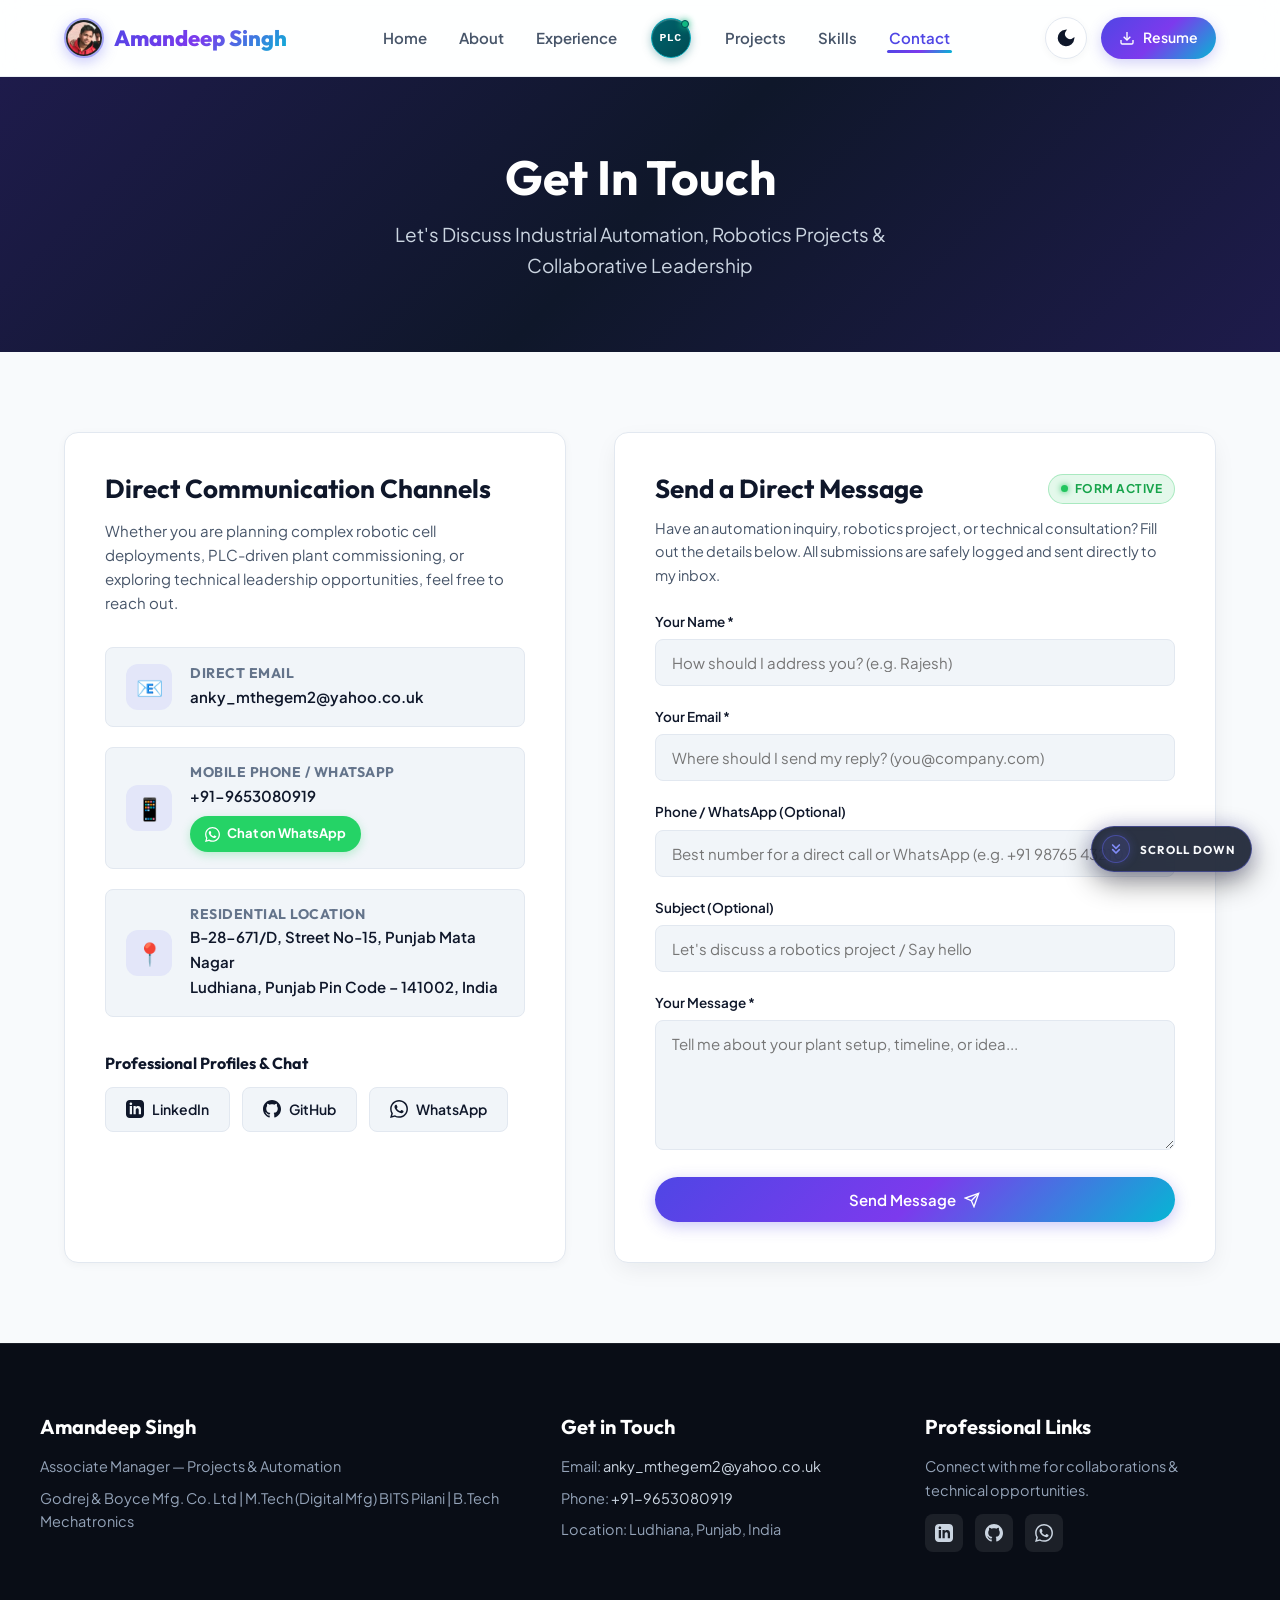
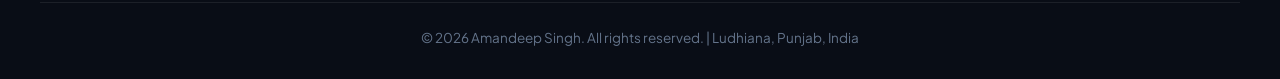
<file: contact.html>
<!DOCTYPE html>
<html lang="en" data-theme="light">
<head>
    <meta charset="UTF-8">
    <meta name="viewport" content="width=device-width, initial-scale=1.0">
    <title>Contact &amp; Inquiries | Amandeep Singh</title>
    <meta name="description" content="Get in touch with Amandeep Singh (Associate Manager — Projects & Automation at Godrej & Boyce) for automation leadership, robotics consulting, and industrial project collaboration.">
    <meta name="author" content="Amandeep Singh">
    <link rel="icon" type="image/png" href="profile_logo.png">
    <link rel="canonical" href="https://anky-mthegem.github.io/contact.html">

    <!-- Open Graph / LinkedIn / Facebook / WhatsApp -->
    <meta property="og:type" content="website">
    <meta property="og:url" content="https://anky-mthegem.github.io/contact.html">
    <meta property="og:title" content="Contact Amandeep Singh | Projects &amp; Automation">
    <meta property="og:description" content="Connect with Amandeep Singh (Associate Manager — Projects &amp; Automation at Godrej &amp; Boyce) for automation leadership, robotics consulting, and industrial project collaboration.">
    <meta property="og:image" content="https://anky-mthegem.github.io/profile_logo.png">
    <meta property="og:image:width" content="200">
    <meta property="og:image:height" content="201">
    <meta property="og:site_name" content="Amandeep Singh Portfolio">

    <!-- Twitter / X -->
    <meta name="twitter:card" content="summary">
    <meta name="twitter:url" content="https://anky-mthegem.github.io/contact.html">
    <meta name="twitter:title" content="Contact Amandeep Singh | Projects &amp; Automation">
    <meta name="twitter:description" content="Connect for industrial automation, robotics projects, and technical leadership.">
    <meta name="twitter:image" content="https://anky-mthegem.github.io/profile_logo.png">

    <link rel="stylesheet" href="styles.css?v=3.8">
    <!-- Google Fonts Fast Non-Blocking Preconnect & Preload -->
    <link rel="preconnect" href="https://fonts.googleapis.com">
    <link rel="preconnect" href="https://fonts.gstatic.com" crossorigin>
    <link rel="preload" as="style" href="https://fonts.googleapis.com/css2?family=Outfit:wght@400;500;600;700;800&family=Plus+Jakarta+Sans:wght@400;500;600;700&display=swap">
    <link rel="stylesheet" href="https://fonts.googleapis.com/css2?family=Outfit:wght@400;500;600;700;800&family=Plus+Jakarta+Sans:wght@400;500;600;700&display=swap" media="print" onload="this.media='all'">
    <noscript>
        <link rel="stylesheet" href="https://fonts.googleapis.com/css2?family=Outfit:wght@400;500;600;700;800&family=Plus+Jakarta+Sans:wght@400;500;600;700&display=swap">
    </noscript>
    <!-- Google Structured Data / Rich Snippets (Schema.org) -->
    <script type="application/ld+json">
    {
      "@context": "https://schema.org",
      "@type": "ProfilePage",
      "dateCreated": "2024-01-01T00:00:00+05:30",
      "dateModified": "2026-10-04T20:25:00+05:30",
      "url": "https://anky-mthegem.github.io/contact.html",
      "name": "Contact Amandeep Singh | Projects & Automation",
      "mainEntity": {
        "@type": "Person",
        "name": "Amandeep Singh",
        "alternateName": "Anky",
        "identifier": "anky-mthegem",
        "url": "https://anky-mthegem.github.io/",
        "image": "https://anky-mthegem.github.io/profile_logo.png",
        "jobTitle": "Associate Manager — Projects & Automation",
        "worksFor": {
          "@type": "Organization",
          "name": "Godrej & Boyce Mfg. Co. Ltd",
          "url": "https://www.godrej.com/"
        },
        "email": "anky_mthegem2@yahoo.co.uk",
        "telephone": "+91-9653080919",
        "address": {
          "@type": "PostalAddress",
          "addressLocality": "Ludhiana",
          "addressRegion": "Punjab",
          "postalCode": "141002",
          "addressCountry": "India"
        },
        "sameAs": [
          "https://www.linkedin.com/in/anky-mthegem/",
          "https://github.com/anky-mthegem/"
        ]
      }
    }
    </script>
    <script type="application/ld+json">
    {
      "@context": "https://schema.org",
      "@type": "BreadcrumbList",
      "itemListElement": [
        {
          "@type": "ListItem",
          "position": 1,
          "name": "Home",
          "item": "https://anky-mthegem.github.io/"
        },
        {
          "@type": "ListItem",
          "position": 2,
          "name": "Contact",
          "item": "https://anky-mthegem.github.io/contact.html"
        }
      ]
    }
    </script>

    <!-- Instant Theme Init to prevent Flash of Unstyled Theme -->
    <script>(function(){try{var t=localStorage.getItem('portfolio-theme');if(!t&&window.matchMedia('(prefers-color-scheme: dark)').matches)t='dark';if(t)document.documentElement.setAttribute('data-theme',t);}catch(e){}})();</script>
</head>
<body>
    <!-- Navigation -->
    <nav class="navbar" aria-label="Main Navigation">
        <div class="nav-container">
            <a href="index.html" class="logo">
                <picture>
                    <source srcset="profile_logo.webp" type="image/webp">
                    <img src="profile_logo.png" alt="Amandeep Singh" class="logo-img" width="40" height="40" style="width:40px;height:40px;max-width:40px;max-height:40px;border-radius:50%;object-fit:cover;flex-shrink:0;">
                </picture>
                <span class="logo-text">Amandeep Singh</span>
            </a>
            <ul class="nav-menu">
                <li><a href="index.html" class="nav-link">Home</a></li>
                <li><a href="about.html" class="nav-link">About</a></li>
                <li><a href="experience.html" class="nav-link">Experience</a></li>
                <li class="nav-item-plc">
                    <a href="plc.html" class="nav-plc-badge-btn" title="Launch Siemens S7-1200 PLC Simulator" aria-label="PLC Simulator">
                        <span class="plc-nav-text">PLC</span>
                        <span class="plc-nav-led"></span>
                    </a>
                </li>
                <li><a href="projects.html" class="nav-link">Projects</a></li>
                <li><a href="skills.html" class="nav-link">Skills</a></li>
                <li><a href="contact.html" class="nav-link active">Contact</a></li>
            </ul>
            <div class="nav-actions">
                <button class="theme-toggle-btn" id="themeToggleBtn" aria-label="Toggle light/dark theme">
                    <svg viewBox="0 0 24 24" fill="none" stroke="currentColor" stroke-width="2"><path d="M21 12.79A9 9 0 1 1 11.21 3 7 7 0 0 0 21 12.79z"></path></svg>
                </button>
                <a href="Resume_Amandeep.pdf" class="btn-nav-resume" target="_blank" rel="noopener noreferrer">
                    <svg width="16" height="16" viewBox="0 0 24 24" fill="none" stroke="currentColor" stroke-width="2"><path d="M21 15v4a2 2 0 0 1-2 2H5a2 2 0 0 1-2-2v-4"></path><polyline points="7 10 12 15 17 10"></polyline><line x1="12" y1="15" x2="12" y2="3"></line></svg>
                    <span>Resume</span>
                </a>
                <button class="hamburger" aria-label="Open navigation menu" aria-expanded="false">
                    <span></span>
                    <span></span>
                    <span></span>
                </button>
            </div>
        </div>
    </nav>

    <!-- Page Header -->
    <header class="page-header">
        <div class="container">
            <h1>Get In Touch</h1>
            <p class="subtitle">Let's Discuss Industrial Automation, Robotics Projects &amp; Collaborative Leadership</p>
        </div>
    </header>

    <!-- Contact Page Content -->
    <main class="contact-page">
        <div class="container">
            <div class="contact-grid">
                <!-- Contact Information Column -->
                <div class="contact-info">
                    <h2>Direct Communication Channels</h2>
                    <p>
                        Whether you are planning complex robotic cell deployments, PLC-driven plant commissioning, or exploring technical leadership opportunities, feel free to reach out.
                    </p>

                    <div class="contact-items-stack">
                        <div class="contact-item">
                            <div class="contact-icon-box">📧</div>
                            <div class="contact-details">
                                <h3>Direct Email</h3>
                                <p><a href="mailto:anky_mthegem2@yahoo.co.uk">anky_mthegem2@yahoo.co.uk</a></p>
                            </div>
                        </div>

                        <div class="contact-item">
                            <div class="contact-icon-box">📱</div>
                            <div class="contact-details">
                                <h3>Mobile Phone / WhatsApp</h3>
                                <p><a href="tel:+919653080919">+91-9653080919</a></p>
                                <a href="https://wa.me/919653080919?text=Hi%20Amandeep,%20I%20came%20across%20your%20portfolio%20and%20would%20like%20to%20connect." target="_blank" rel="noopener noreferrer" class="btn-whatsapp-direct" title="Chat directly with Amandeep on WhatsApp">
                                    <svg width="15" height="15" viewBox="0 0 24 24" fill="currentColor">
                                        <path d="M.057 24l1.687-6.163c-1.041-1.804-1.588-3.849-1.587-5.946.003-6.556 5.338-11.891 11.893-11.891 3.181.001 6.167 1.24 8.413 3.488 2.245 2.248 3.481 5.236 3.48 8.414-.003 6.557-5.338 11.892-11.893 11.892-1.99-.001-3.951-.5-5.688-1.448l-6.305 1.654zm6.597-3.807c1.676.995 3.276 1.591 5.392 1.592 5.448 0 9.886-4.434 9.889-9.885.002-5.462-4.415-9.89-9.881-9.892-5.452 0-9.887 4.434-9.889 9.884-.001 2.225.651 3.891 1.746 5.634l-.999 3.648 3.742-.981zm11.387-5.464c-.074-.124-.272-.198-.57-.347-.297-.149-1.758-.868-2.031-.967-.272-.099-.47-.149-.669.149-.198.297-.768.967-.941 1.165-.173.198-.347.223-.644.074-.297-.149-1.255-.462-2.39-1.475-.883-.788-1.48-1.761-1.653-2.059-.173-.297-.018-.458.13-.606.134-.133.297-.347.446-.521.151-.172.2-.296.3-.495.099-.198.05-.372-.025-.521-.075-.148-.669-1.611-.916-2.206-.242-.579-.487-.501-.669-.51l-.57-.01c-.198 0-.52.074-.792.372s-1.04 1.016-1.04 2.479 1.065 2.876 1.213 3.074c.149.198 2.095 3.2 5.076 4.487.709.306 1.263.489 1.694.626.712.226 1.36.194 1.872.118.571-.085 1.758-.719 2.006-1.413.248-.695.248-1.29.173-1.414z"/>
                                    </svg>
                                    <span>Chat on WhatsApp</span>
                                </a>
                            </div>
                        </div>

                        <div class="contact-item">
                            <div class="contact-icon-box">📍</div>
                            <div class="contact-details">
                                <h3>Residential Location</h3>
                                <p>B-28-671/D, Street No-15, Punjab Mata Nagar<br>Ludhiana, Punjab Pin Code – 141002, India</p>
                            </div>
                        </div>
                    </div>

                    <div class="social-section">
                        <h3>Professional Profiles &amp; Chat</h3>
                        <div class="social-links-grid">
                            <a href="https://www.linkedin.com/in/anky-mthegem/" target="_blank" rel="noopener noreferrer" class="social-link-btn" title="LinkedIn Profile">
                                <svg width="18" height="18" viewBox="0 0 24 24" fill="currentColor"><path d="M19 0h-14c-2.761 0-5 2.239-5 5v14c0 2.761 2.239 5 5 5h14c2.762 0 5-2.239 5-5v-14c0-2.761-2.238-5-5-5zm-11 19h-3v-11h3v11zm-1.5-12.268c-.966 0-1.75-.79-1.75-1.764s.784-1.764 1.75-1.764 1.75.79 1.75 1.764-.783 1.764-1.75 1.764zm13.5 12.268h-3v-5.604c0-3.368-4-3.113-4 0v5.604h-3v-11h3v1.765c1.396-2.586 7-2.777 7 2.476v6.759z"/></svg>
                                <span>LinkedIn</span>
                            </a>
                            <a href="https://github.com/anky-mthegem/" target="_blank" rel="noopener noreferrer" class="social-link-btn" title="GitHub Profile">
                                <svg width="18" height="18" viewBox="0 0 24 24" fill="currentColor"><path d="M12 0c-6.626 0-12 5.373-12 12 0 5.302 3.438 9.8 8.207 11.387.599.111.793-.261.793-.577v-2.234c-3.338.726-4.033-1.416-4.033-1.416-.546-1.387-1.333-1.756-1.333-1.756-1.089-.745.083-.729.083-.729 1.205.084 1.839 1.237 1.839 1.237 1.07 1.834 2.807 1.304 3.492.997.107-.775.418-1.305.762-1.604-2.665-.305-5.467-1.334-5.467-5.931 0-1.311.469-2.381 1.236-3.221-.124-.303-.535-1.524.117-3.176 0 0 1.008-.322 3.301 1.23.957-.266 1.983-.399 3.003-.404 1.02.005 2.047.138 3.006.404 2.291-1.552 3.297-1.23 3.297-1.23.653 1.653.242 2.874.118 3.176.77.84 1.235 1.911 1.235 3.221 0 4.609-2.807 5.624-5.479 5.921.43.372.823 1.102.823 2.222v3.293c0 .319.192.694.801.576 4.765-1.589 8.199-6.086 8.199-11.386 0-6.627-5.373-12-12-12z"/></svg>
                                <span>GitHub</span>
                            </a>
                            <a href="https://wa.me/919653080919?text=Hi%20Amandeep,%20I%20saw%20your%20portfolio%20and%20would%20like%20to%20connect." target="_blank" rel="noopener noreferrer" class="social-link-btn social-link-whatsapp" title="Chat on WhatsApp">
                                <svg width="18" height="18" viewBox="0 0 24 24" fill="currentColor">
                                    <path d="M.057 24l1.687-6.163c-1.041-1.804-1.588-3.849-1.587-5.946.003-6.556 5.338-11.891 11.893-11.891 3.181.001 6.167 1.24 8.413 3.488 2.245 2.248 3.481 5.236 3.48 8.414-.003 6.557-5.338 11.892-11.893 11.892-1.99-.001-3.951-.5-5.688-1.448l-6.305 1.654zm6.597-3.807c1.676.995 3.276 1.591 5.392 1.592 5.448 0 9.886-4.434 9.889-9.885.002-5.462-4.415-9.89-9.881-9.892-5.452 0-9.887 4.434-9.889 9.884-.001 2.225.651 3.891 1.746 5.634l-.999 3.648 3.742-.981zm11.387-5.464c-.074-.124-.272-.198-.57-.347-.297-.149-1.758-.868-2.031-.967-.272-.099-.47-.149-.669.149-.198.297-.768.967-.941 1.165-.173.198-.347.223-.644.074-.297-.149-1.255-.462-2.39-1.475-.883-.788-1.48-1.761-1.653-2.059-.173-.297-.018-.458.13-.606.134-.133.297-.347.446-.521.151-.172.2-.296.3-.495.099-.198.05-.372-.025-.521-.075-.148-.669-1.611-.916-2.206-.242-.579-.487-.501-.669-.51l-.57-.01c-.198 0-.52.074-.792.372s-1.04 1.016-1.04 2.479 1.065 2.876 1.213 3.074c.149.198 2.095 3.2 5.076 4.487.709.306 1.263.489 1.694.626.712.226 1.36.194 1.872.118.571-.085 1.758-.719 2.006-1.413.248-.695.248-1.29.173-1.414z"/>
                                </svg>
                                <span>WhatsApp</span>
                            </a>
                        </div>
                    </div>
                </div>

                <!-- Contact Form Column -->
                <div class="contact-form-card">
                    <div style="display: flex; align-items: center; justify-content: space-between; flex-wrap: wrap; gap: 10px; margin-bottom: 12px;">
                        <h2 style="margin-bottom: 0;">Send a Direct Message</h2>
                        <span style="display: inline-flex; align-items: center; gap: 7px; padding: 4px 12px; background: rgba(34, 197, 94, 0.12); color: #16a34a; border: 1px solid rgba(34, 197, 94, 0.3); border-radius: var(--radius-full); font-size: 12px; font-weight: 700; text-transform: uppercase; letter-spacing: 0.5px;">
                            <span style="width: 7px; height: 7px; background: #22c55e; border-radius: 50%; display: inline-block; box-shadow: 0 0 6px #22c55e;"></span> Form Active
                        </span>
                    </div>

                    <p style="font-size: 14.5px; color: var(--text-secondary); margin-bottom: 24px; line-height: 1.6;">
                        Have an automation inquiry, robotics project, or technical consultation? Fill out the details below. All submissions are safely logged and sent directly to my inbox.
                    </p>
                    
                    <form class="contact-form" id="contact-form" novalidate>
                        <!-- Honeypot anti-spam field (hidden from human visitors) -->
                        <div style="display:none !important;" aria-hidden="true">
                            <input type="text" name="_honeypot" tabindex="-1" autocomplete="off">
                        </div>

                        <div class="form-group">
                            <label for="name" class="form-label">Your Name *</label>
                            <input type="text" id="name" name="name" class="form-control" placeholder="How should I address you? (e.g. Rajesh)" required aria-required="true" autocomplete="name">
                        </div>

                        <div class="form-group">
                            <label for="email" class="form-label">Your Email *</label>
                            <input type="email" id="email" name="email" class="form-control" placeholder="Where should I send my reply? (you@company.com)" required aria-required="true" autocomplete="email">
                        </div>

                        <div class="form-group">
                            <label for="phone" class="form-label">Phone / WhatsApp (Optional)</label>
                            <input type="tel" id="phone" name="phone" class="form-control" placeholder="Best number for a direct call or WhatsApp (e.g. +91 98765 43210)" autocomplete="tel">
                        </div>

                        <div class="form-group">
                            <label for="subject" class="form-label">Subject (Optional)</label>
                            <input type="text" id="subject" name="subject" class="form-control" placeholder="Let's discuss a robotics project / Say hello">
                        </div>

                        <div class="form-group">
                            <label for="message" class="form-label">Your Message *</label>
                            <textarea id="message" name="message" class="form-control" placeholder="Tell me about your plant setup, timeline, or idea..." required aria-required="true" rows="5"></textarea>
                        </div>

                        <button type="submit" id="submit-btn" class="btn btn-primary" style="width: 100%; justify-content: center;">
                            <span id="btn-text">Send Message</span>
                            <svg id="btn-icon" width="16" height="16" viewBox="0 0 24 24" fill="none" stroke="currentColor" stroke-width="2"><line x1="22" y1="2" x2="11" y2="13"></line><polygon points="22 2 15 22 11 13 2 9 22 2"></polygon></svg>
                        </button>
                    </form>

                    <div id="response-message" class="form-message" role="alert" style="margin-top: 16px;"></div>
                </div>
            </div>
        </div>
    </main>

    <!-- Footer -->
    <footer class="footer">
        <div class="footer-content">
            <div class="footer-section">
                <h4>Amandeep Singh</h4>
                <p>Associate Manager — Projects &amp; Automation</p>
                <p>Godrej &amp; Boyce Mfg. Co. Ltd | M.Tech (Digital Mfg) BITS Pilani | B.Tech Mechatronics</p>
            </div>
            <div class="footer-section">
                <h4>Get in Touch</h4>
                <p>Email: <a href="mailto:anky_mthegem2@yahoo.co.uk">anky_mthegem2@yahoo.co.uk</a></p>
                <p>Phone: <a href="tel:+919653080919">+91-9653080919</a></p>
                <p>Location: Ludhiana, Punjab, India</p>
            </div>
            <div class="footer-section">
                <h4>Professional Links</h4>
                <p>Connect with me for collaborations &amp; technical opportunities.</p>
                <div class="footer-social-links">
                    <a href="https://www.linkedin.com/in/anky-mthegem/" target="_blank" rel="noopener noreferrer" class="footer-social-link" title="LinkedIn Profile" aria-label="LinkedIn Profile">
                        <svg width="18" height="18" viewBox="0 0 24 24" fill="currentColor"><path d="M19 0h-14c-2.761 0-5 2.239-5 5v14c0 2.761 2.239 5 5 5h14c2.762 0 5-2.239 5-5v-14c0-2.761-2.238-5-5-5zm-11 19h-3v-11h3v11zm-1.5-12.268c-.966 0-1.75-.79-1.75-1.764s.784-1.764 1.75-1.764 1.75.79 1.75 1.764-.783 1.764-1.75 1.764zm13.5 12.268h-3v-5.604c0-3.368-4-3.113-4 0v5.604h-3v-11h3v1.765c1.396-2.586 7-2.777 7 2.476v6.759z"/></svg>
                    </a>
                    <a href="https://github.com/anky-mthegem/" target="_blank" rel="noopener noreferrer" class="footer-social-link" title="GitHub Profile" aria-label="GitHub Profile">
                        <svg width="18" height="18" viewBox="0 0 24 24" fill="currentColor"><path d="M12 0c-6.626 0-12 5.373-12 12 0 5.302 3.438 9.8 8.207 11.387.599.111.793-.261.793-.577v-2.234c-3.338.726-4.033-1.416-4.033-1.416-.546-1.387-1.333-1.756-1.333-1.756-1.089-.745.083-.729.083-.729 1.205.084 1.839 1.237 1.839 1.237 1.07 1.834 2.807 1.304 3.492.997.107-.775.418-1.305.762-1.604-2.665-.305-5.467-1.334-5.467-5.931 0-1.311.469-2.381 1.236-3.221-.124-.303-.535-1.524.117-3.176 0 0 1.008-.322 3.301 1.23.957-.266 1.983-.399 3.003-.404 1.02.005 2.047.138 3.006.404 2.291-1.552 3.297-1.23 3.297-1.23.653 1.653.242 2.874.118 3.176.77.84 1.235 1.911 1.235 3.221 0 4.609-2.807 5.624-5.479 5.921.43.372.823 1.102.823 2.222v3.293c0 .319.192.694.801.576 4.765-1.589 8.199-6.086 8.199-11.386 0-6.627-5.373-12-12-12z"/></svg>
                    </a>
                    <a href="https://wa.me/919653080919?text=Hi%20Amandeep,%20I%20saw%20your%20portfolio%20and%20would%20like%20to%20connect." target="_blank" rel="noopener noreferrer"
                        class="footer-social-link footer-whatsapp" title="Chat on WhatsApp" aria-label="Chat on WhatsApp">
                        <svg width="18" height="18" viewBox="0 0 24 24" fill="currentColor">
                            <path d="M.057 24l1.687-6.163c-1.041-1.804-1.588-3.849-1.587-5.946.003-6.556 5.338-11.891 11.893-11.891 3.181.001 6.167 1.24 8.413 3.488 2.245 2.248 3.481 5.236 3.48 8.414-.003 6.557-5.338 11.892-11.893 11.892-1.99-.001-3.951-.5-5.688-1.448l-6.305 1.654zm6.597-3.807c1.676.995 3.276 1.591 5.392 1.592 5.448 0 9.886-4.434 9.889-9.885.002-5.462-4.415-9.89-9.881-9.892-5.452 0-9.887 4.434-9.889 9.884-.001 2.225.651 3.891 1.746 5.634l-.999 3.648 3.742-.981zm11.387-5.464c-.074-.124-.272-.198-.57-.347-.297-.149-1.758-.868-2.031-.967-.272-.099-.47-.149-.669.149-.198.297-.768.967-.941 1.165-.173.198-.347.223-.644.074-.297-.149-1.255-.462-2.39-1.475-.883-.788-1.48-1.761-1.653-2.059-.173-.297-.018-.458.13-.606.134-.133.297-.347.446-.521.151-.172.2-.296.3-.495.099-.198.05-.372-.025-.521-.075-.148-.669-1.611-.916-2.206-.242-.579-.487-.501-.669-.51l-.57-.01c-.198 0-.52.074-.792.372s-1.04 1.016-1.04 2.479 1.065 2.876 1.213 3.074c.149.198 2.095 3.2 5.076 4.487.709.306 1.263.489 1.694.626.712.226 1.36.194 1.872.118.571-.085 1.758-.719 2.006-1.413.248-.695.248-1.29.173-1.414z"/>
                        </svg>
                    </a>
                </div>
            </div>
        </div>
        <div class="footer-bottom">
            <p>&copy; 2026 Amandeep Singh. All rights reserved. | Ludhiana, Punjab, India</p>
        </div>
    </footer>

    <!-- Fixed Floating Pill Scroll Action Widget -->
    <div class="floating-pill-wrap is-down" id="floatingPill">
        <button type="button" class="floating-pill-btn" id="floatingScrollBtn" aria-label="Scroll down to explore page">
            <span class="floating-pill-icon-box">
                <svg class="floating-pill-icon-arrow" width="16" height="16" viewBox="0 0 24 24" fill="none" stroke="currentColor" stroke-width="2.5" stroke-linecap="round" stroke-linejoin="round">
                    <path id="pillArrowPath" d="M7 13l5 5 5-5M7 6l5 5 5-5"/>
                </svg>
            </span>
            <span class="floating-pill-label" id="pillLabel">Scroll Down</span>
        </button>
    </div>

    <script src="script.js?v=3.8" defer></script>
</body>
</html>
</file>
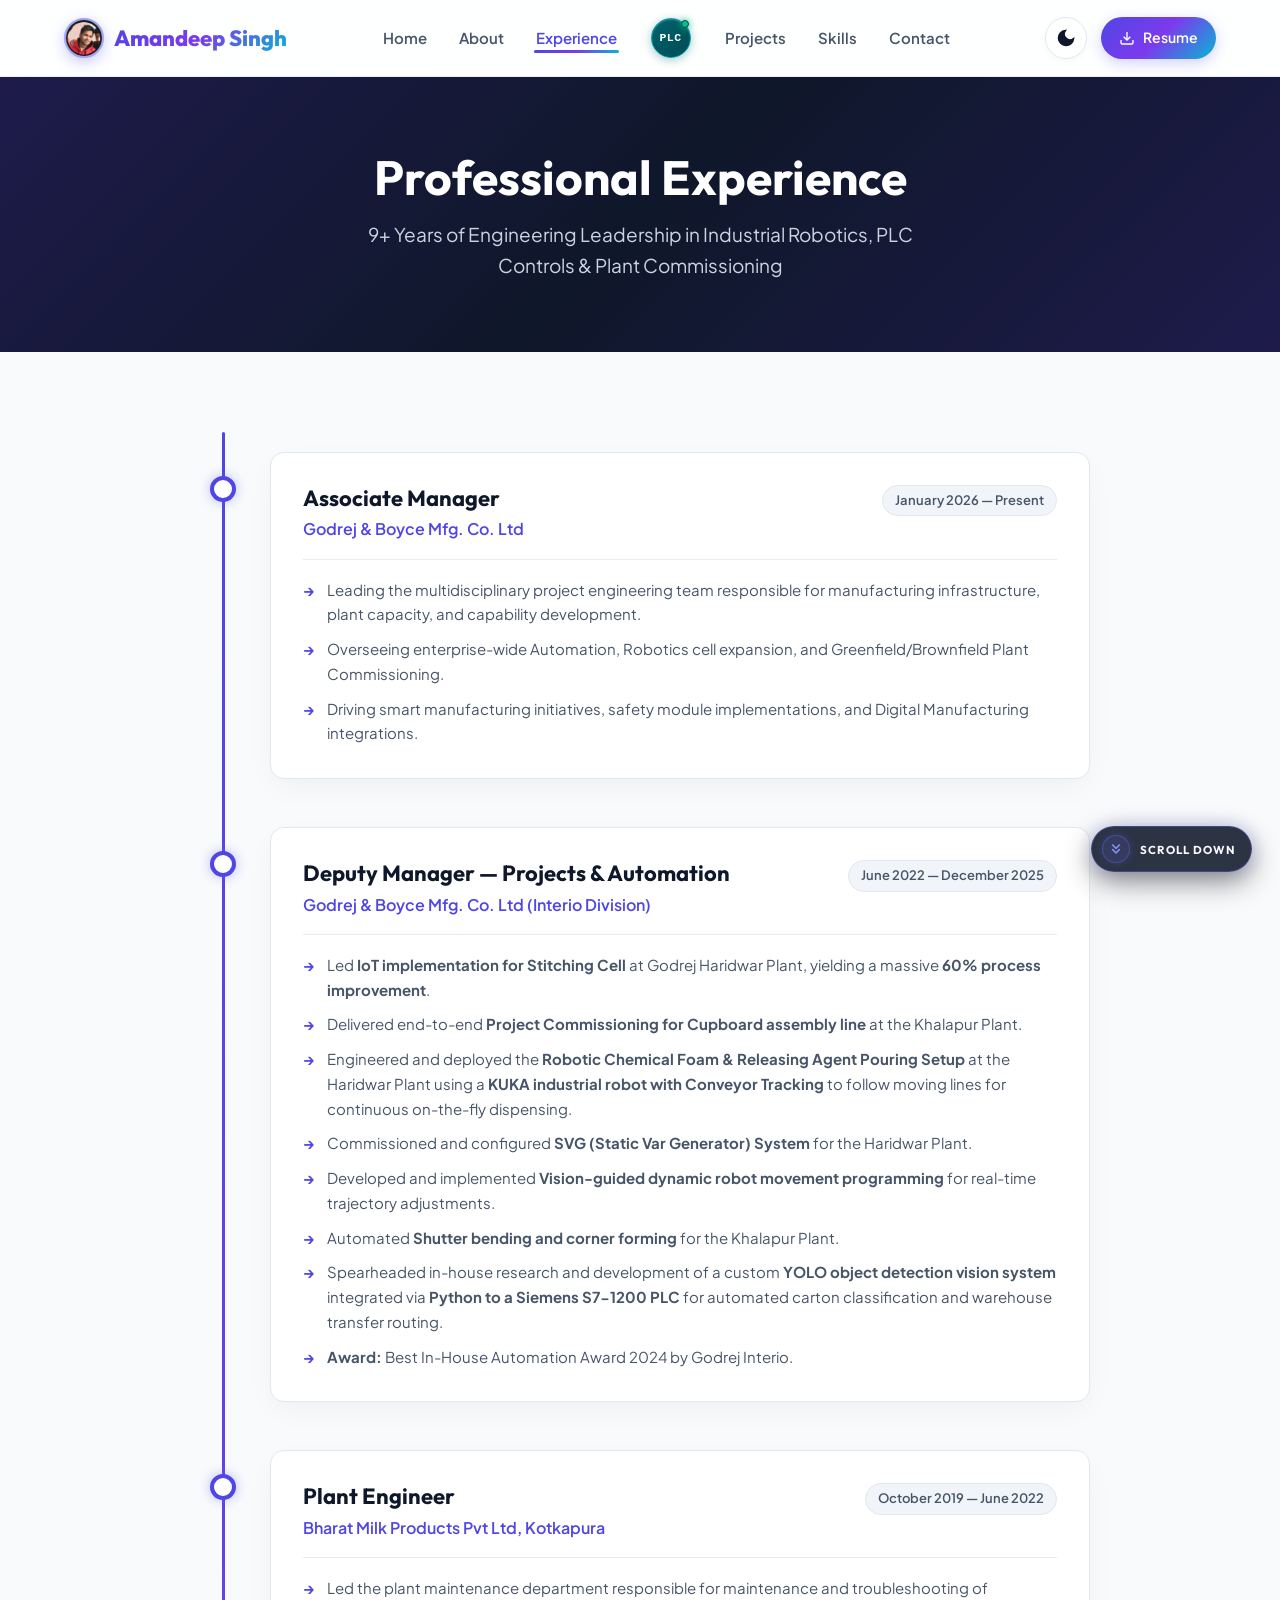
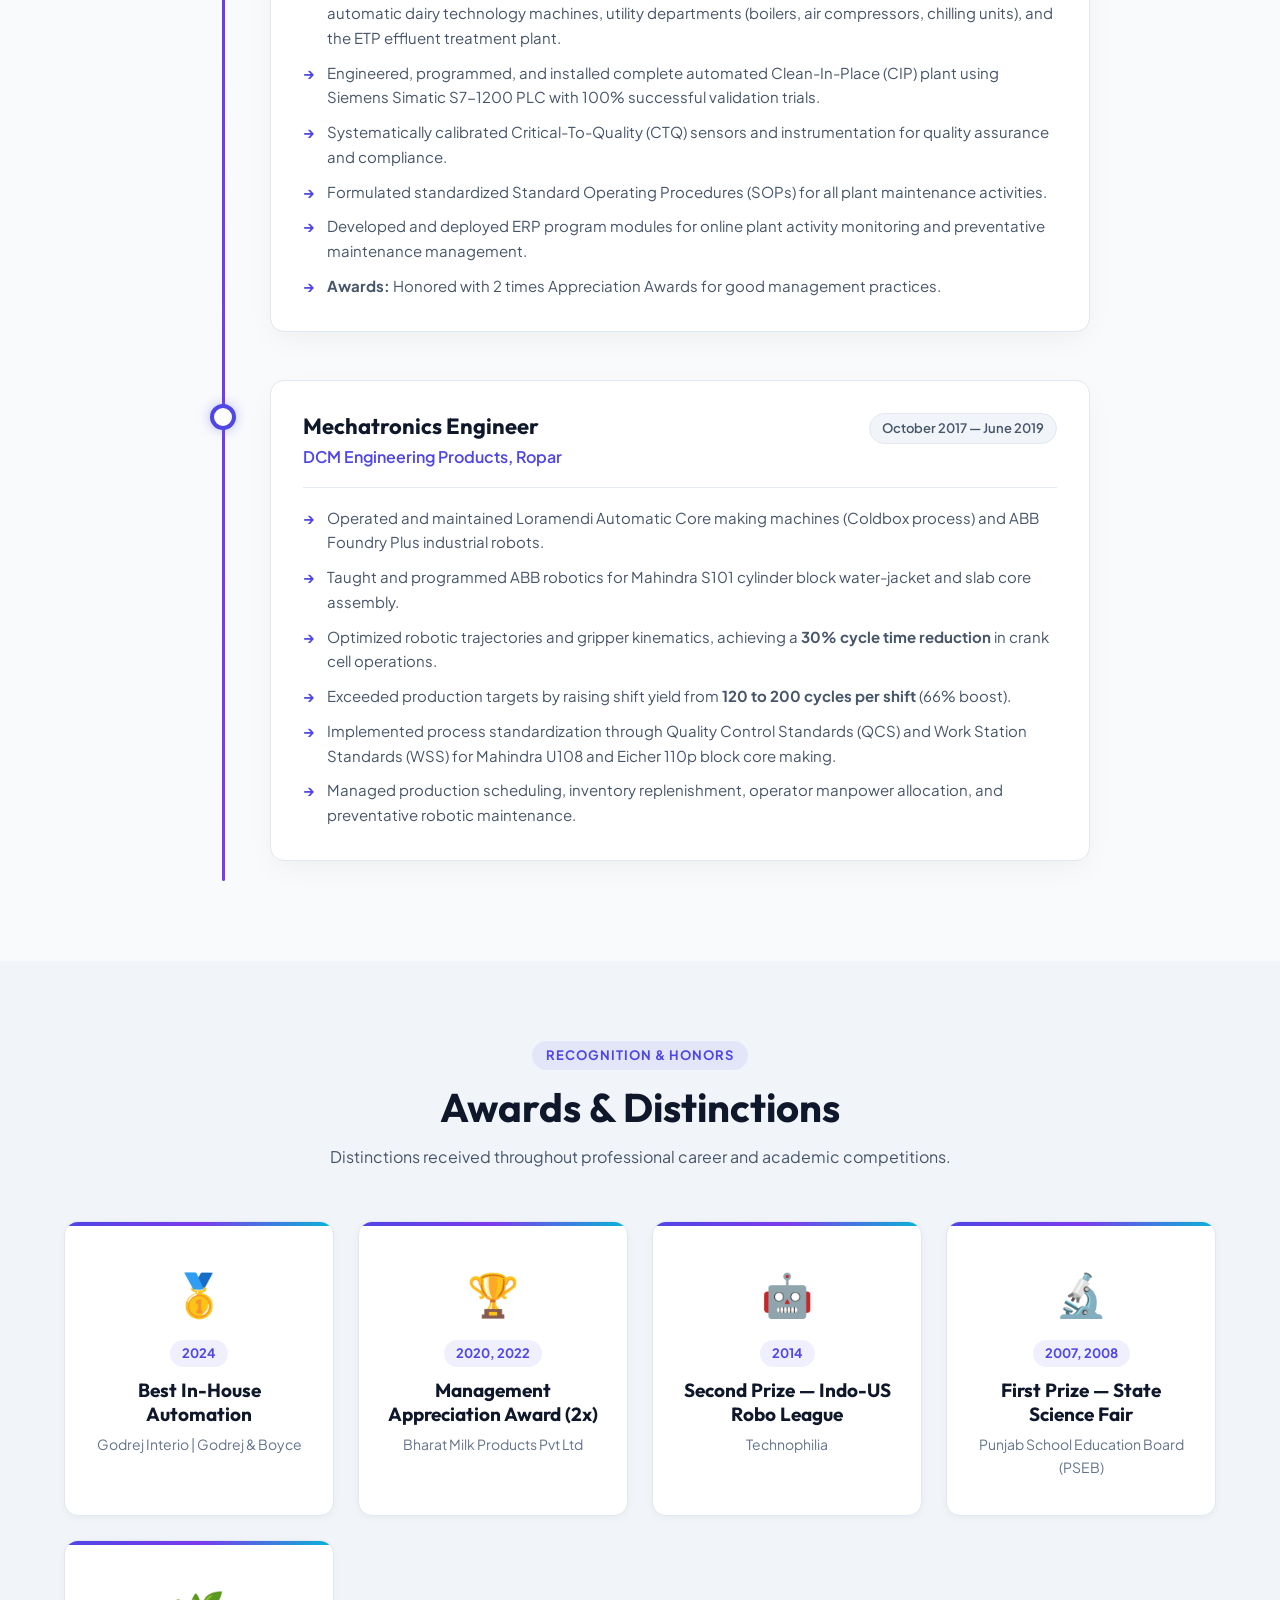
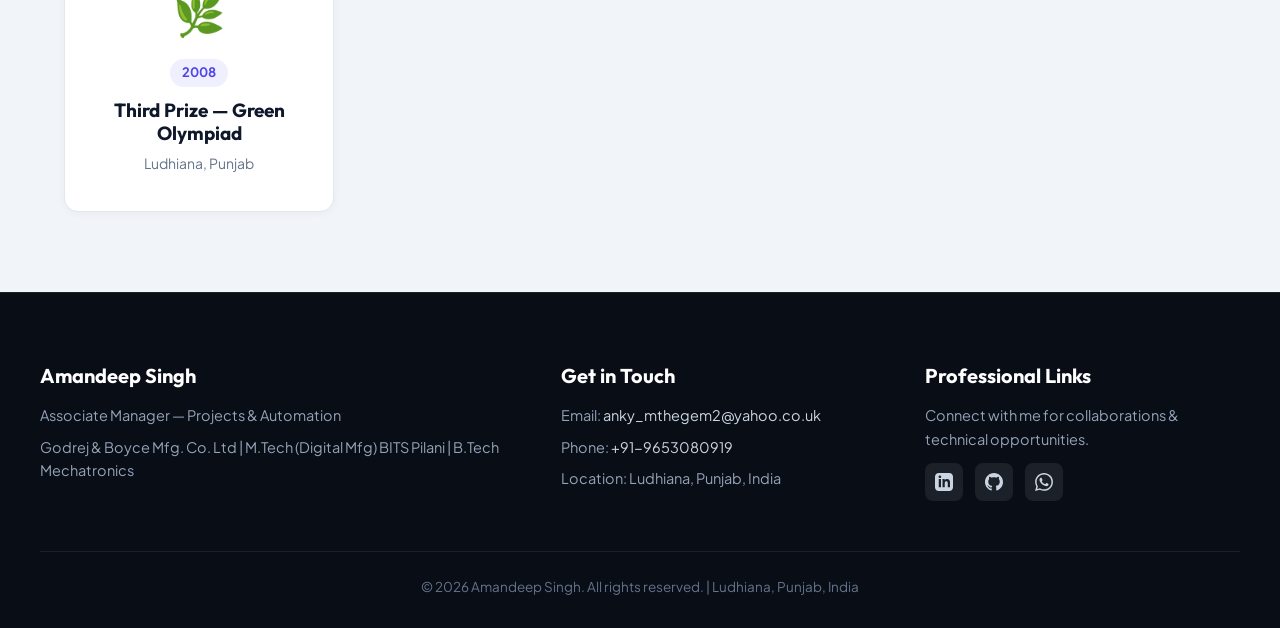
<file: experience.html>
<!DOCTYPE html>
<html lang="en" data-theme="light">
<head>
    <meta charset="UTF-8">
    <meta name="viewport" content="width=device-width, initial-scale=1.0">
    <title>Professional Experience &amp; Career History | Amandeep Singh</title>
    <meta name="description" content="Professional experience of Amandeep Singh: Associate Manager & Deputy Manager at Godrej & Boyce, Plant Engineer at Bharat Milk Products, Mechatronics Engineer at DCM Engineering.">
    <meta name="author" content="Amandeep Singh">
    <link rel="icon" type="image/png" href="profile_logo.png">
    <link rel="canonical" href="https://anky-mthegem.github.io/experience.html">

    <!-- Open Graph / LinkedIn / Facebook / WhatsApp -->
    <meta property="og:type" content="website">
    <meta property="og:url" content="https://anky-mthegem.github.io/experience.html">
    <meta property="og:title" content="Professional Experience &amp; Career History | Amandeep Singh">
    <meta property="og:description" content="Professional experience of Amandeep Singh: Associate Manager &amp; Deputy Manager at Godrej &amp; Boyce, Plant Engineer at Bharat Milk Products, Mechatronics Engineer at DCM Engineering.">
    <meta property="og:image" content="https://anky-mthegem.github.io/profile_logo.png">
    <meta property="og:image:width" content="200">
    <meta property="og:image:height" content="201">
    <meta property="og:site_name" content="Amandeep Singh Portfolio">

    <!-- Twitter / X -->
    <meta name="twitter:card" content="summary">
    <meta name="twitter:url" content="https://anky-mthegem.github.io/experience.html">
    <meta name="twitter:title" content="Professional Experience | Amandeep Singh">
    <meta name="twitter:description" content="9+ years of industry leadership in automation &amp; robotics at Godrej &amp; Boyce.">
    <meta name="twitter:image" content="https://anky-mthegem.github.io/profile_logo.png">

    <link rel="stylesheet" href="styles.css?v=3.8">
    <!-- Google Fonts Fast Non-Blocking Preconnect & Preload -->
    <link rel="preconnect" href="https://fonts.googleapis.com">
    <link rel="preconnect" href="https://fonts.gstatic.com" crossorigin>
    <link rel="preload" as="style" href="https://fonts.googleapis.com/css2?family=Outfit:wght@400;500;600;700;800&family=Plus+Jakarta+Sans:wght@400;500;600;700&display=swap">
    <link rel="stylesheet" href="https://fonts.googleapis.com/css2?family=Outfit:wght@400;500;600;700;800&family=Plus+Jakarta+Sans:wght@400;500;600;700&display=swap" media="print" onload="this.media='all'">
    <noscript>
        <link rel="stylesheet" href="https://fonts.googleapis.com/css2?family=Outfit:wght@400;500;600;700;800&family=Plus+Jakarta+Sans:wght@400;500;600;700&display=swap">
    </noscript>

    <!-- Google Structured Data / Rich Snippets (Schema.org) -->
    <script type="application/ld+json">
    {
      "@context": "https://schema.org",
      "@type": "ProfilePage",
      "dateCreated": "2024-01-01T00:00:00+05:30",
      "dateModified": "2026-10-04T20:25:00+05:30",
      "url": "https://anky-mthegem.github.io/experience.html",
      "name": "Experience & Career Milestones | Amandeep Singh",
      "mainEntity": {
        "@type": "Person",
        "name": "Amandeep Singh",
        "alternateName": "Anky",
        "identifier": "anky-mthegem",
        "url": "https://anky-mthegem.github.io/",
        "image": "https://anky-mthegem.github.io/profile_logo.png",
        "jobTitle": "Associate Manager — Projects & Automation",
        "description": "Professional engineering experience of Amandeep Singh across Godrej & Boyce, Hero Cycles, DCM Engineering, and Bharat Milk Products.",
        "worksFor": {
          "@type": "Organization",
          "name": "Godrej & Boyce Mfg. Co. Ltd",
          "url": "https://www.godrej.com/"
        },
        "alumniOf": [
          {
            "@type": "EducationalOrganization",
            "name": "BITS Pilani",
            "description": "M.Tech in Digital Manufacturing"
          },
          {
            "@type": "EducationalOrganization",
            "name": "Punjab Technical University",
            "description": "B.Tech in Mechatronics Engineering"
          }
        ],
        "address": {
          "@type": "PostalAddress",
          "addressLocality": "Ludhiana",
          "addressRegion": "Punjab",
          "postalCode": "141002",
          "addressCountry": "India"
        },
        "sameAs": [
          "https://www.linkedin.com/in/anky-mthegem/",
          "https://github.com/anky-mthegem/"
        ]
      }
    }
    </script>
    <script type="application/ld+json">
    {
      "@context": "https://schema.org",
      "@type": "BreadcrumbList",
      "itemListElement": [
        {
          "@type": "ListItem",
          "position": 1,
          "name": "Home",
          "item": "https://anky-mthegem.github.io/"
        },
        {
          "@type": "ListItem",
          "position": 2,
          "name": "Experience",
          "item": "https://anky-mthegem.github.io/experience.html"
        }
      ]
    }
    </script>

    <!-- Instant Theme Init to prevent Flash of Unstyled Theme -->
    <script>(function(){try{var t=localStorage.getItem('portfolio-theme');if(!t&&window.matchMedia('(prefers-color-scheme: dark)').matches)t='dark';if(t)document.documentElement.setAttribute('data-theme',t);}catch(e){}})();</script>
</head>
<body>
    <!-- Navigation -->
    <nav class="navbar" aria-label="Main Navigation">
        <div class="nav-container">
            <a href="index.html" class="logo">
                <picture>
                    <source srcset="profile_logo.webp" type="image/webp">
                    <img src="profile_logo.png" alt="Amandeep Singh" class="logo-img" width="40" height="40" style="width:40px;height:40px;max-width:40px;max-height:40px;border-radius:50%;object-fit:cover;flex-shrink:0;">
                </picture>
                <span class="logo-text">Amandeep Singh</span>
            </a>
            <ul class="nav-menu">
                <li><a href="index.html" class="nav-link">Home</a></li>
                <li><a href="about.html" class="nav-link">About</a></li>
                <li><a href="experience.html" class="nav-link active">Experience</a></li>
                <li class="nav-item-plc">
                    <a href="plc.html" class="nav-plc-badge-btn" title="Launch Siemens S7-1200 PLC Simulator" aria-label="PLC Simulator">
                        <span class="plc-nav-text">PLC</span>
                        <span class="plc-nav-led"></span>
                    </a>
                </li>
                <li><a href="projects.html" class="nav-link">Projects</a></li>
                <li><a href="skills.html" class="nav-link">Skills</a></li>
                <li><a href="contact.html" class="nav-link">Contact</a></li>
            </ul>
            <div class="nav-actions">
                <button class="theme-toggle-btn" id="themeToggleBtn" aria-label="Toggle light/dark theme">
                    <svg viewBox="0 0 24 24" fill="none" stroke="currentColor" stroke-width="2"><path d="M21 12.79A9 9 0 1 1 11.21 3 7 7 0 0 0 21 12.79z"></path></svg>
                </button>
                <a href="Resume_Amandeep.pdf" class="btn-nav-resume" target="_blank" rel="noopener noreferrer">
                    <svg width="16" height="16" viewBox="0 0 24 24" fill="none" stroke="currentColor" stroke-width="2"><path d="M21 15v4a2 2 0 0 1-2 2H5a2 2 0 0 1-2-2v-4"></path><polyline points="7 10 12 15 17 10"></polyline><line x1="12" y1="15" x2="12" y2="3"></line></svg>
                    <span>Resume</span>
                </a>
                <button class="hamburger" aria-label="Open navigation menu" aria-expanded="false">
                    <span></span>
                    <span></span>
                    <span></span>
                </button>
            </div>
        </div>
    </nav>

    <!-- Page Header -->
    <header class="page-header">
        <div class="container">
            <h1>Professional Experience</h1>
            <p class="subtitle">9+ Years of Engineering Leadership in Industrial Robotics, PLC Controls &amp; Plant Commissioning</p>
        </div>
    </header>

    <!-- Experience Timeline Section -->
    <main class="experience-page">
        <div class="container">
            <div class="timeline">
                <!-- Role 1: Associate Manager at Godrej -->
                <div class="timeline-item">
                    <div class="timeline-dot"></div>
                    <div class="timeline-card">
                        <div class="timeline-header">
                            <div>
                                <h2 class="timeline-role">Associate Manager</h2>
                                <span class="timeline-company">Godrej &amp; Boyce Mfg. Co. Ltd</span>
                            </div>
                            <span class="timeline-duration">January 2026 — Present</span>
                        </div>
                        <ul class="timeline-achievements">
                            <li>Leading the multidisciplinary project engineering team responsible for manufacturing infrastructure, plant capacity, and capability development.</li>
                            <li>Overseeing enterprise-wide Automation, Robotics cell expansion, and Greenfield/Brownfield Plant Commissioning.</li>
                            <li>Driving smart manufacturing initiatives, safety module implementations, and Digital Manufacturing integrations.</li>
                        </ul>
                    </div>
                </div>

                <!-- Role 2: Deputy Manager at Godrej -->
                <div class="timeline-item">
                    <div class="timeline-dot"></div>
                    <div class="timeline-card">
                        <div class="timeline-header">
                            <div>
                                <h2 class="timeline-role">Deputy Manager — Projects &amp; Automation</h2>
                                <span class="timeline-company">Godrej &amp; Boyce Mfg. Co. Ltd (Interio Division)</span>
                            </div>
                            <span class="timeline-duration">June 2022 — December 2025</span>
                        </div>
                        <ul class="timeline-achievements">
                            <li>Led <strong>IoT implementation for Stitching Cell</strong> at Godrej Haridwar Plant, yielding a massive <strong>60% process improvement</strong>.</li>
                            <li>Delivered end-to-end <strong>Project Commissioning for Cupboard assembly line</strong> at the Khalapur Plant.</li>
                            <li>Engineered and deployed the <strong>Robotic Chemical Foam &amp; Releasing Agent Pouring Setup</strong> at the Haridwar Plant using a <strong>KUKA industrial robot with Conveyor Tracking</strong> to follow moving lines for continuous on-the-fly dispensing.</li>
                            <li>Commissioned and configured <strong>SVG (Static Var Generator) System</strong> for the Haridwar Plant.</li>
                            <li>Developed and implemented <strong>Vision-guided dynamic robot movement programming</strong> for real-time trajectory adjustments.</li>
                            <li>Automated <strong>Shutter bending and corner forming</strong> for the Khalapur Plant.</li>
                            <li>Spearheaded in-house research and development of a custom <strong>YOLO object detection vision system</strong> integrated via <strong>Python to a Siemens S7-1200 PLC</strong> for automated carton classification and warehouse transfer routing.</li>
                            <li><strong>Award:</strong> Best In-House Automation Award 2024 by Godrej Interio.</li>
                        </ul>
                    </div>
                </div>

                <!-- Role 3: Plant Engineer at Bharat Milk Products -->
                <div class="timeline-item">
                    <div class="timeline-dot"></div>
                    <div class="timeline-card">
                        <div class="timeline-header">
                            <div>
                                <h2 class="timeline-role">Plant Engineer</h2>
                                <span class="timeline-company">Bharat Milk Products Pvt Ltd, Kotkapura</span>
                            </div>
                            <span class="timeline-duration">October 2019 — June 2022</span>
                        </div>
                        <ul class="timeline-achievements">
                            <li>Led the plant maintenance department responsible for maintenance and troubleshooting of automatic dairy technology machines, utility departments (boilers, air compressors, chilling units), and the ETP effluent treatment plant.</li>
                            <li>Engineered, programmed, and installed complete automated Clean-In-Place (CIP) plant using Siemens Simatic S7-1200 PLC with 100% successful validation trials.</li>
                            <li>Systematically calibrated Critical-To-Quality (CTQ) sensors and instrumentation for quality assurance and compliance.</li>
                            <li>Formulated standardized Standard Operating Procedures (SOPs) for all plant maintenance activities.</li>
                            <li>Developed and deployed ERP program modules for online plant activity monitoring and preventative maintenance management.</li>
                            <li><strong>Awards:</strong> Honored with 2 times Appreciation Awards for good management practices.</li>
                        </ul>
                    </div>
                </div>

                <!-- Role 4: Mechatronics Engineer at DCM Engineering -->
                <div class="timeline-item">
                    <div class="timeline-dot"></div>
                    <div class="timeline-card">
                        <div class="timeline-header">
                            <div>
                                <h2 class="timeline-role">Mechatronics Engineer</h2>
                                <span class="timeline-company">DCM Engineering Products, Ropar</span>
                            </div>
                            <span class="timeline-duration">October 2017 — June 2019</span>
                        </div>
                        <ul class="timeline-achievements">
                            <li>Operated and maintained Loramendi Automatic Core making machines (Coldbox process) and ABB Foundry Plus industrial robots.</li>
                            <li>Taught and programmed ABB robotics for Mahindra S101 cylinder block water-jacket and slab core assembly.</li>
                            <li>Optimized robotic trajectories and gripper kinematics, achieving a <strong>30% cycle time reduction</strong> in crank cell operations.</li>
                            <li>Exceeded production targets by raising shift yield from <strong>120 to 200 cycles per shift</strong> (66% boost).</li>
                            <li>Implemented process standardization through Quality Control Standards (QCS) and Work Station Standards (WSS) for Mahindra U108 and Eicher 110p block core making.</li>
                            <li>Managed production scheduling, inventory replenishment, operator manpower allocation, and preventative robotic maintenance.</li>
                        </ul>
                    </div>
                </div>
            </div>
        </div>
    </main>

    <!-- Awards Section -->
    <section class="awards-section">
        <div class="container">
            <div class="section-header">
                <span class="section-tag">Recognition &amp; Honors</span>
                <h2 class="section-title">Awards &amp; Distinctions</h2>
                <p class="section-desc">Distinctions received throughout professional career and academic competitions.</p>
            </div>
            <div class="awards-grid">
                <div class="award-card">
                    <div class="award-icon">🥇</div>
                    <span class="award-year">2024</span>
                    <h3 class="award-title">Best In-House Automation</h3>
                    <p class="award-org">Godrej Interio | Godrej &amp; Boyce</p>
                </div>
                <div class="award-card">
                    <div class="award-icon">🏆</div>
                    <span class="award-year">2020, 2022</span>
                    <h3 class="award-title">Management Appreciation Award (2x)</h3>
                    <p class="award-org">Bharat Milk Products Pvt Ltd</p>
                </div>
                <div class="award-card">
                    <div class="award-icon">🤖</div>
                    <span class="award-year">2014</span>
                    <h3 class="award-title">Second Prize — Indo-US Robo League</h3>
                    <p class="award-org">Technophilia</p>
                </div>
                <div class="award-card">
                    <div class="award-icon">🔬</div>
                    <span class="award-year">2007, 2008</span>
                    <h3 class="award-title">First Prize — State Science Fair</h3>
                    <p class="award-org">Punjab School Education Board (PSEB)</p>
                </div>
                <div class="award-card">
                    <div class="award-icon">🌿</div>
                    <span class="award-year">2008</span>
                    <h3 class="award-title">Third Prize — Green Olympiad</h3>
                    <p class="award-org">Ludhiana, Punjab</p>
                </div>
            </div>
        </div>
    </section>

    <!-- Footer -->
    <footer class="footer">
        <div class="footer-content">
            <div class="footer-section">
                <h4>Amandeep Singh</h4>
                <p>Associate Manager — Projects &amp; Automation</p>
                <p>Godrej &amp; Boyce Mfg. Co. Ltd | M.Tech (Digital Mfg) BITS Pilani | B.Tech Mechatronics</p>
            </div>
            <div class="footer-section">
                <h4>Get in Touch</h4>
                <p>Email: <a href="mailto:anky_mthegem2@yahoo.co.uk">anky_mthegem2@yahoo.co.uk</a></p>
                <p>Phone: <a href="tel:+919653080919">+91-9653080919</a></p>
                <p>Location: Ludhiana, Punjab, India</p>
            </div>
            <div class="footer-section">
                <h4>Professional Links</h4>
                <p>Connect with me for collaborations &amp; technical opportunities.</p>
                <div class="footer-social-links">
                    <a href="https://www.linkedin.com/in/anky-mthegem/" target="_blank" rel="noopener noreferrer" class="footer-social-link" title="LinkedIn Profile" aria-label="LinkedIn Profile">
                        <svg width="18" height="18" viewBox="0 0 24 24" fill="currentColor"><path d="M19 0h-14c-2.761 0-5 2.239-5 5v14c0 2.761 2.239 5 5 5h14c2.762 0 5-2.239 5-5v-14c0-2.761-2.238-5-5-5zm-11 19h-3v-11h3v11zm-1.5-12.268c-.966 0-1.75-.79-1.75-1.764s.784-1.764 1.75-1.764 1.75.79 1.75 1.764-.783 1.764-1.75 1.764zm13.5 12.268h-3v-5.604c0-3.368-4-3.113-4 0v5.604h-3v-11h3v1.765c1.396-2.586 7-2.777 7 2.476v6.759z"/></svg>
                    </a>
                    <a href="https://github.com/anky-mthegem/" target="_blank" rel="noopener noreferrer" class="footer-social-link" title="GitHub Profile" aria-label="GitHub Profile">
                        <svg width="18" height="18" viewBox="0 0 24 24" fill="currentColor"><path d="M12 0c-6.626 0-12 5.373-12 12 0 5.302 3.438 9.8 8.207 11.387.599.111.793-.261.793-.577v-2.234c-3.338.726-4.033-1.416-4.033-1.416-.546-1.387-1.333-1.756-1.333-1.756-1.089-.745.083-.729.083-.729 1.205.084 1.839 1.237 1.839 1.237 1.07 1.834 2.807 1.304 3.492.997.107-.775.418-1.305.762-1.604-2.665-.305-5.467-1.334-5.467-5.931 0-1.311.469-2.381 1.236-3.221-.124-.303-.535-1.524.117-3.176 0 0 1.008-.322 3.301 1.23.957-.266 1.983-.399 3.003-.404 1.02.005 2.047.138 3.006.404 2.291-1.552 3.297-1.23 3.297-1.23.653 1.653.242 2.874.118 3.176.77.84 1.235 1.911 1.235 3.221 0 4.609-2.807 5.624-5.479 5.921.43.372.823 1.102.823 2.222v3.293c0 .319.192.694.801.576 4.765-1.589 8.199-6.086 8.199-11.386 0-6.627-5.373-12-12-12z"/></svg>
                    </a>
                                    <a href="https://wa.me/919653080919?text=Hi%20Amandeep,%20I%20saw%20your%20portfolio%20and%20would%20like%20to%20connect." target="_blank" rel="noopener noreferrer"
                        class="footer-social-link footer-whatsapp" title="Chat on WhatsApp" aria-label="Chat on WhatsApp">
                        <svg width="18" height="18" viewBox="0 0 24 24" fill="currentColor">
                            <path d="M.057 24l1.687-6.163c-1.041-1.804-1.588-3.849-1.587-5.946.003-6.556 5.338-11.891 11.893-11.891 3.181.001 6.167 1.24 8.413 3.488 2.245 2.248 3.481 5.236 3.48 8.414-.003 6.557-5.338 11.892-11.893 11.892-1.99-.001-3.951-.5-5.688-1.448l-6.305 1.654zm6.597-3.807c1.676.995 3.276 1.591 5.392 1.592 5.448 0 9.886-4.434 9.889-9.885.002-5.462-4.415-9.89-9.881-9.892-5.452 0-9.887 4.434-9.889 9.884-.001 2.225.651 3.891 1.746 5.634l-.999 3.648 3.742-.981zm11.387-5.464c-.074-.124-.272-.198-.57-.347-.297-.149-1.758-.868-2.031-.967-.272-.099-.47-.149-.669.149-.198.297-.768.967-.941 1.165-.173.198-.347.223-.644.074-.297-.149-1.255-.462-2.39-1.475-.883-.788-1.48-1.761-1.653-2.059-.173-.297-.018-.458.13-.606.134-.133.297-.347.446-.521.151-.172.2-.296.3-.495.099-.198.05-.372-.025-.521-.075-.148-.669-1.611-.916-2.206-.242-.579-.487-.501-.669-.51l-.57-.01c-.198 0-.52.074-.792.372s-1.04 1.016-1.04 2.479 1.065 2.876 1.213 3.074c.149.198 2.095 3.2 5.076 4.487.709.306 1.263.489 1.694.626.712.226 1.36.194 1.872.118.571-.085 1.758-.719 2.006-1.413.248-.695.248-1.29.173-1.414z"/>
                        </svg>
                    </a>
                </div>
            </div>
        </div>
        <div class="footer-bottom">
            <p>&copy; 2026 Amandeep Singh. All rights reserved. | Ludhiana, Punjab, India</p>
        </div>
    </footer>

    <!-- Fixed Floating Pill Scroll Action Widget -->
    <div class="floating-pill-wrap is-down" id="floatingPill">
        <button type="button" class="floating-pill-btn" id="floatingScrollBtn" aria-label="Scroll down to explore page">
            <span class="floating-pill-icon-box">
                <svg class="floating-pill-icon-arrow" width="16" height="16" viewBox="0 0 24 24" fill="none" stroke="currentColor" stroke-width="2.5" stroke-linecap="round" stroke-linejoin="round">
                    <path id="pillArrowPath" d="M7 13l5 5 5-5M7 6l5 5 5-5"/>
                </svg>
            </span>
            <span class="floating-pill-label" id="pillLabel">Scroll Down</span>
        </button>
    </div>

    <script src="script.js?v=3.8" defer></script>
</body>
</html>
</file>
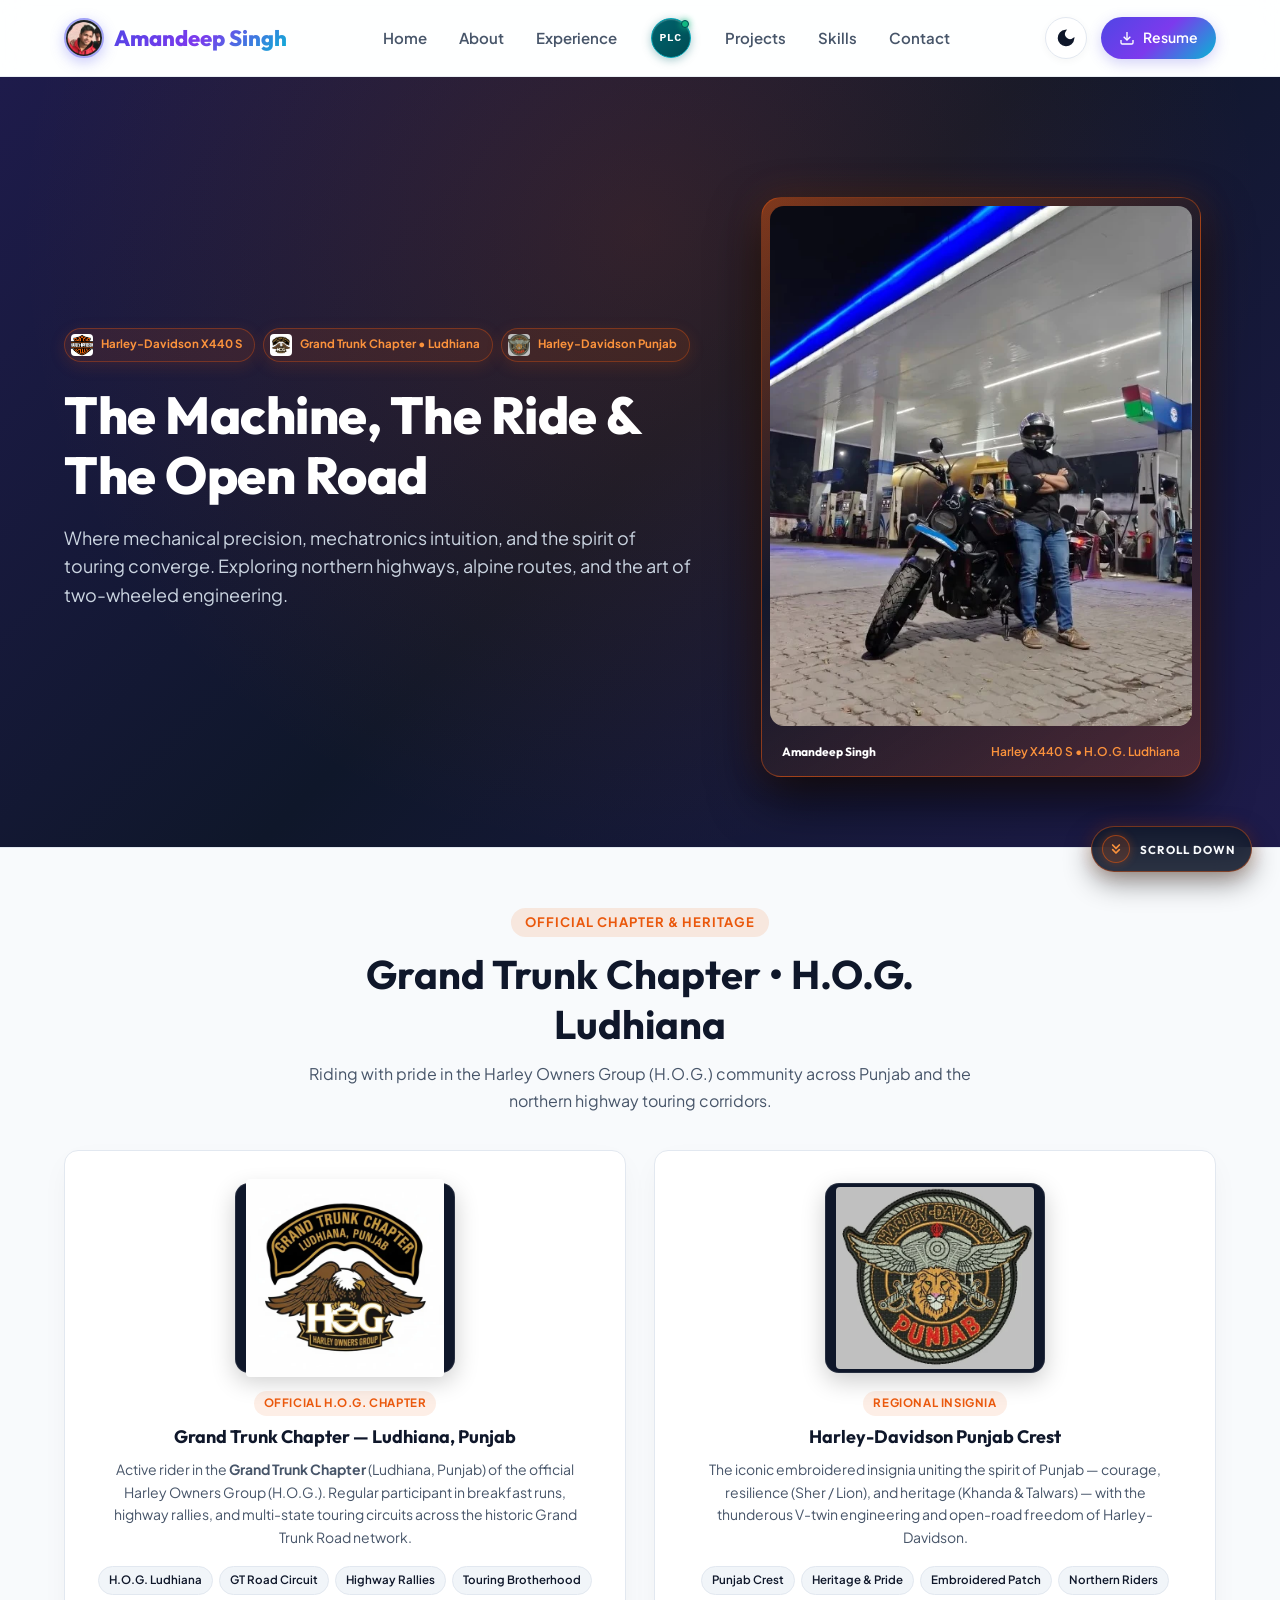
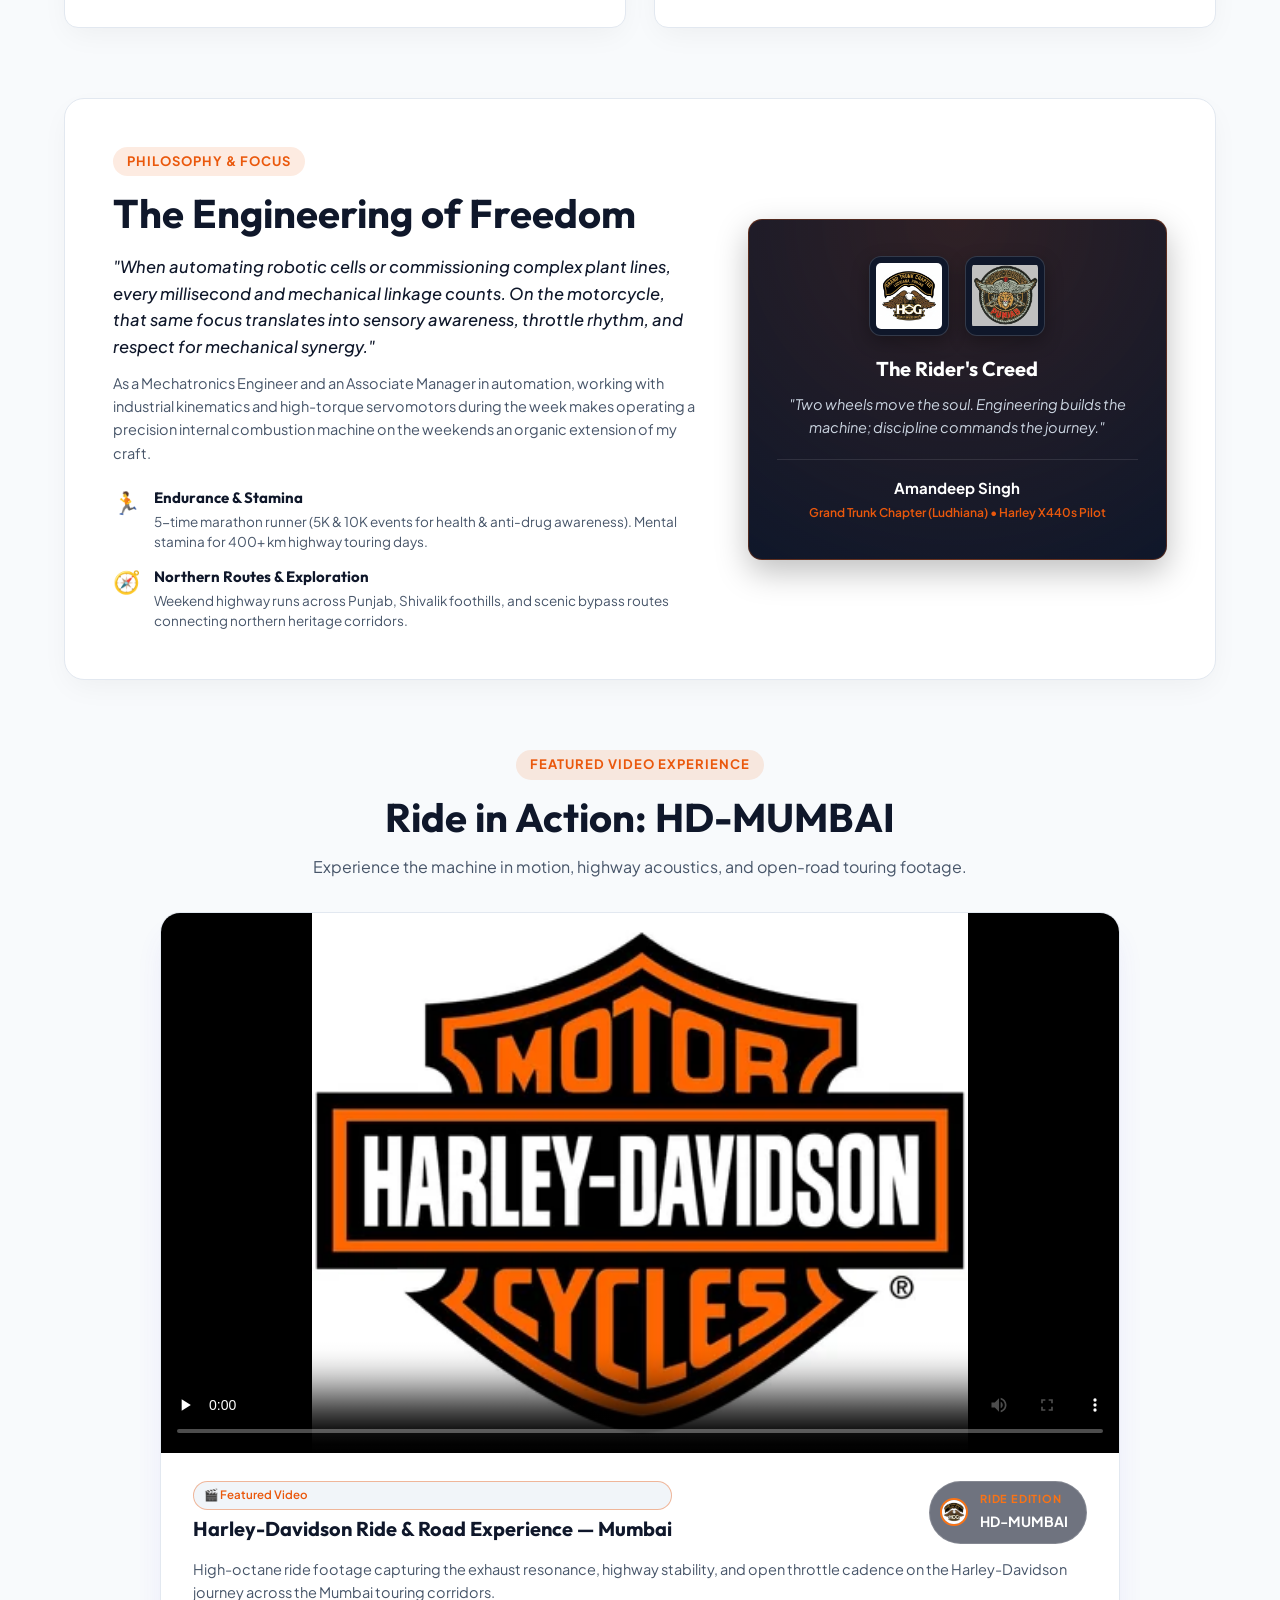
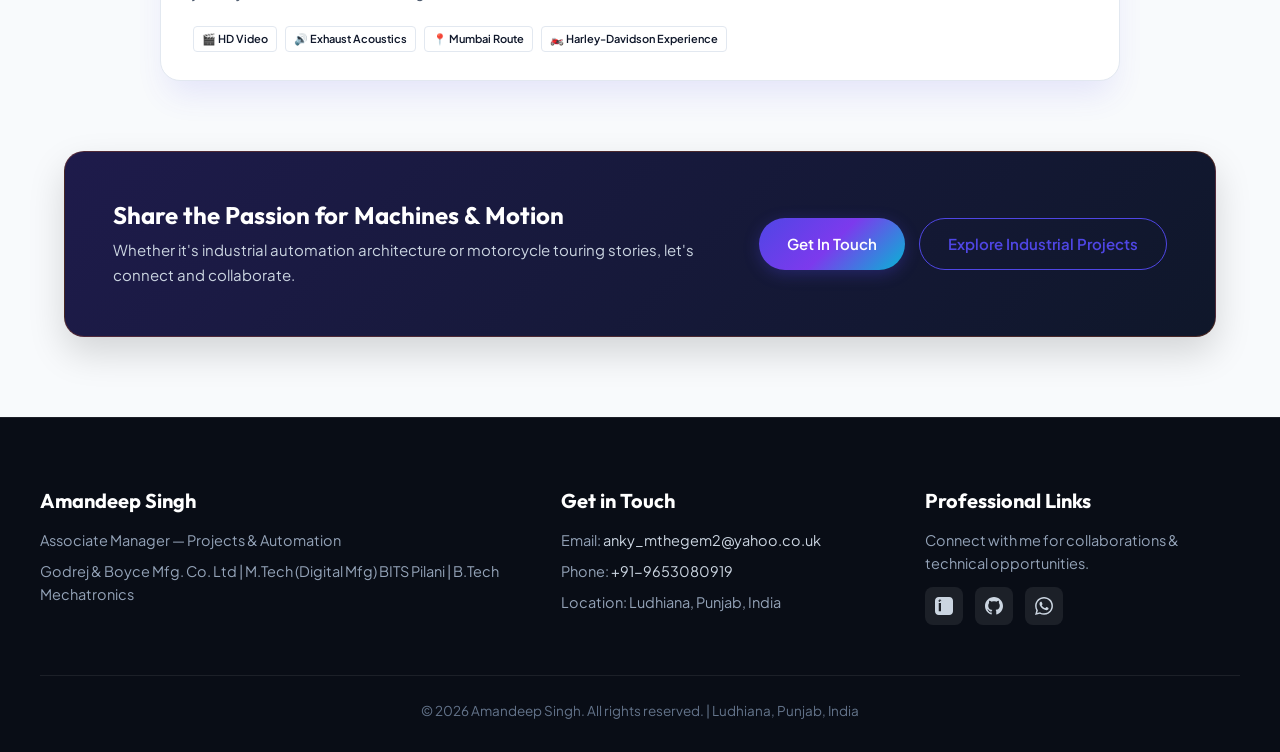
<file: harley.html>
<!DOCTYPE html>
<html lang="en">
<head>
    <meta charset="UTF-8">
    <meta name="viewport" content="width=device-width, initial-scale=1.0">
    <meta name="description" content="Harley-Davidson X440 S — The machine, the rides, and the open road philosophy of Amandeep Singh. Mechatronics engineer and passionate motorcyclist.">
    <meta name="keywords" content="Harley Davidson X440, Harley X440s, Amandeep Singh, Motorcycle Touring, Mechatronics, BITS Pilani, Motorcycling, Ludhiana Punjab">
    <meta name="author" content="Amandeep Singh">
    <title>Harley-Davidson X440 S | Amandeep Singh Portfolio</title>

    <!-- Preload Critical LCP Hero Image -->
    <link rel="preload" as="image" href="amandeep_harley_rider.webp" type="image/webp" fetchpriority="high">

    <!-- Google Fonts Non-Blocking Optimization -->
    <link rel="preconnect" href="https://fonts.googleapis.com">
    <link rel="preconnect" href="https://fonts.gstatic.com" crossorigin>
    <link rel="preload" as="style" href="https://fonts.googleapis.com/css2?family=Outfit:wght@400;500;600;700;800&family=Plus+Jakarta+Sans:wght@400;500;600;700&display=swap">
    <link rel="stylesheet" href="https://fonts.googleapis.com/css2?family=Outfit:wght@400;500;600;700;800&family=Plus+Jakarta+Sans:wght@400;500;600;700&display=swap" media="print" onload="this.media='all'">
    <noscript>
        <link rel="stylesheet" href="https://fonts.googleapis.com/css2?family=Outfit:wght@400;500;600;700;800&family=Plus+Jakarta+Sans:wght@400;500;600;700&display=swap">
    </noscript>

    <!-- Favicon & Stylesheet with Cache-Buster -->
    <link rel="icon" type="image/png" href="profile_logo.png">
    <link rel="canonical" href="https://anky-mthegem.github.io/harley.html">

    <!-- Open Graph / LinkedIn / Facebook / WhatsApp -->
    <meta property="og:type" content="website">
    <meta property="og:url" content="https://anky-mthegem.github.io/harley.html">
    <meta property="og:title" content="Harley-Davidson X440 S | Amandeep Singh Portfolio">
    <meta property="og:description" content="Harley-Davidson X440 S — The machine, the rides, and the open road philosophy of Amandeep Singh. Grand Trunk Chapter Ludhiana H.O.G. rider and marathoner.">
    <meta property="og:image" content="https://anky-mthegem.github.io/amandeep_harley_rider.jpg">
    <meta property="og:site_name" content="Amandeep Singh Portfolio">

    <!-- Twitter / X -->
    <meta name="twitter:card" content="summary_large_image">
    <meta name="twitter:url" content="https://anky-mthegem.github.io/harley.html">
    <meta name="twitter:title" content="Harley-Davidson X440 S | Amandeep Singh Portfolio">
    <meta name="twitter:description" content="The machine, the rides, and the open road philosophy of Amandeep Singh.">
    <meta name="twitter:image" content="https://anky-mthegem.github.io/amandeep_harley_rider.jpg">

    <link rel="stylesheet" href="styles.css?v=3.8">

    <!-- Google Structured Data / Rich Snippets (Schema.org) -->
    <script type="application/ld+json">
    {
      "@context": "https://schema.org",
      "@type": "ProfilePage",
      "dateCreated": "2024-01-01T00:00:00+05:30",
      "dateModified": "2026-10-04T20:25:00+05:30",
      "url": "https://anky-mthegem.github.io/harley.html",
      "name": "Harley-Davidson X440 S | Amandeep Singh Portfolio",
      "mainEntity": {
        "@type": "Person",
        "name": "Amandeep Singh",
        "alternateName": "Anky",
        "identifier": "anky-mthegem",
        "url": "https://anky-mthegem.github.io/",
        "image": "https://anky-mthegem.github.io/amandeep_harley_rider.jpg",
        "jobTitle": "Associate Manager — Projects & Automation",
        "description": "Harley-Davidson X440 S rider, mechatronics engineer, marathoner, and Grand Trunk Chapter Ludhiana H.O.G. member.",
        "sameAs": [
          "https://www.linkedin.com/in/anky-mthegem/",
          "https://github.com/anky-mthegem/"
        ]
      }
    }
    </script>
    <script type="application/ld+json">
    {
      "@context": "https://schema.org",
      "@type": "BreadcrumbList",
      "itemListElement": [
        {
          "@type": "ListItem",
          "position": 1,
          "name": "Home",
          "item": "https://anky-mthegem.github.io/"
        },
        {
          "@type": "ListItem",
          "position": 2,
          "name": "Harley-Davidson X440 S",
          "item": "https://anky-mthegem.github.io/harley.html"
        }
      ]
    }
    </script>
</head>
<body>
    <!-- Navigation -->
    <nav class="navbar" aria-label="Main Navigation">
        <div class="nav-container">
            <a href="index.html" class="logo">
                <picture>
                    <source srcset="profile_logo.webp" type="image/webp">
                    <img src="profile_logo.png" alt="Amandeep Singh" class="logo-img" width="40" height="40" style="width:40px;height:40px;max-width:40px;max-height:40px;border-radius:50%;object-fit:cover;flex-shrink:0;">
                </picture>
                <span class="logo-text">Amandeep Singh</span>
            </a>
            <ul class="nav-menu">
                <li><a href="index.html" class="nav-link">Home</a></li>
                <li><a href="about.html" class="nav-link">About</a></li>
                <li><a href="experience.html" class="nav-link">Experience</a></li>
                <li class="nav-item-plc">
                    <a href="plc.html" class="nav-plc-badge-btn" title="Launch Siemens S7-1200 PLC Simulator" aria-label="PLC Simulator">
                        <span class="plc-nav-text">PLC</span>
                        <span class="plc-nav-led"></span>
                    </a>
                </li>
                <li><a href="projects.html" class="nav-link">Projects</a></li>
                <li><a href="skills.html" class="nav-link">Skills</a></li>
                <li><a href="contact.html" class="nav-link">Contact</a></li>
            </ul>
            <div class="nav-actions">
                <button class="theme-toggle-btn" id="themeToggleBtn" aria-label="Toggle light/dark theme">
                    <svg viewBox="0 0 24 24" fill="none" stroke="currentColor" stroke-width="2">
                        <path d="M21 12.79A9 9 0 1 1 11.21 3 7 7 0 0 0 21 12.79z"></path>
                    </svg>
                </button>
                <a href="Resume_Amandeep.pdf" class="btn-nav-resume" target="_blank" rel="noopener noreferrer">
                    <svg width="16" height="16" viewBox="0 0 24 24" fill="none" stroke="currentColor" stroke-width="2"><path d="M21 15v4a2 2 0 0 1-2 2H5a2 2 0 0 1-2-2v-4"></path><polyline points="7 10 12 15 17 10"></polyline><line x1="12" y1="15" x2="12" y2="3"></line></svg>
                    <span>Resume</span>
                </a>
                <button class="hamburger" aria-label="Open navigation menu" aria-expanded="false">
                    <span></span>
                    <span></span>
                    <span></span>
                </button>
            </div>
        </div>
    </nav>

    <!-- Harley Page Hero -->
    <header class="harley-hero">
        <div class="container">
            <div class="harley-hero-wrapper">
                <div class="harley-hero-content">
                    <div class="harley-hero-badges-wrapper">
                        <div class="harley-badge-pill-hero">
                            <picture>
                                <source srcset="Harley_davidson_logo.webp" type="image/webp">
                                <img src="Harley_davidson_logo.jpg" alt="Harley-Davidson Official Logo" class="harley-hero-logo" width="22" height="22" loading="eager" />
                            </picture>
                            <span>Harley-Davidson X440 S</span>
                        </div>
                        <div class="harley-badge-pill-hero chapter-badge-pill">
                            <picture>
                                <source srcset="hog_grand_trunk_ludhiana.webp" type="image/webp">
                                <img src="hog_grand_trunk_ludhiana.jpg" alt="Grand Trunk Chapter HOG" class="harley-hero-logo" width="22" height="22" loading="eager" />
                            </picture>
                            <span>Grand Trunk Chapter • Ludhiana</span>
                        </div>
                        <div class="harley-badge-pill-hero punjab-badge-pill">
                            <picture>
                                <source srcset="harley_davidson_punjab_patch.webp" type="image/webp">
                                <img src="harley_davidson_punjab_patch.jpg" alt="Harley Punjab Patch" class="harley-hero-logo" width="22" height="22" loading="eager" />
                            </picture>
                            <span>Harley-Davidson Punjab</span>
                        </div>
                    </div>
                    <h1 class="harley-hero-title">The Machine, The Ride &amp; The Open Road</h1>
                    <p class="harley-hero-subtitle">
                        Where mechanical precision, mechatronics intuition, and the spirit of touring converge. Exploring northern highways, alpine routes, and the art of two-wheeled engineering.
                    </p>
                </div>

                <!-- Rider & Harley Machine Photo on Right Side -->
                <div class="harley-hero-image-wrapper">
                    <div class="harley-hero-image-card">
                        <picture>
                            <source srcset="amandeep_harley_rider.webp" type="image/webp">
                            <img src="amandeep_harley_rider.jpg" 
                                 alt="Amandeep Singh with Harley-Davidson X440 S motorcycle" 
                                 class="harley-hero-rider-img" 
                                 width="591" 
                                 height="790"
                                 fetchpriority="high"
                                 loading="eager"
                                 decoding="async" />
                        </picture>
                        <div class="harley-hero-image-caption">
                            <strong>Amandeep Singh</strong>
                            <span>Harley X440 S • H.O.G. Ludhiana</span>
                        </div>
                    </div>
                </div>
            </div>
        </div>
    </header>

    <!-- Main Content -->
    <main class="harley-page" id="harleyContent">
        <div class="container">

            <!-- Section 1: Chapter Affiliation & Heritage Badges -->
            <section class="harley-section">
                <div class="section-header" style="text-align: center; margin-bottom: 36px;">
                    <span class="section-tag" style="background: rgba(234, 88, 12, 0.12); color: #ea580c; border-color: rgba(234, 88, 12, 0.3);">Official Chapter &amp; Heritage</span>
                    <h2 class="section-title">Grand Trunk Chapter • H.O.G. Ludhiana</h2>
                    <p class="section-desc">Riding with pride in the Harley Owners Group (H.O.G.) community across Punjab and the northern highway touring corridors.</p>
                </div>

                <div class="harley-chapter-grid">
                    <!-- Chapter Card 1: Grand Trunk Chapter Ludhiana -->
                    <div class="harley-chapter-card">
                        <div class="chapter-image-wrapper">
                            <picture>
                                <source srcset="hog_grand_trunk_ludhiana.webp" type="image/webp">
                                <img src="hog_grand_trunk_ludhiana.jpg" alt="Grand Trunk Chapter Ludhiana Punjab - Harley Owners Group H.O.G." class="chapter-badge-img" width="500" height="500" loading="lazy" decoding="async" />
                            </picture>
                        </div>
                        <div class="chapter-card-body">
                            <span class="chapter-tag">Official H.O.G. Chapter</span>
                            <h3>Grand Trunk Chapter — Ludhiana, Punjab</h3>
                            <p>
                                Active rider in the <strong>Grand Trunk Chapter</strong> (Ludhiana, Punjab) of the official Harley Owners Group (H.O.G.). Regular participant in breakfast runs, highway rallies, and multi-state touring circuits across the historic Grand Trunk Road network.
                            </p>
                            <div class="chapter-meta-pills">
                                <span class="harley-pill">H.O.G. Ludhiana</span>
                                <span class="harley-pill">GT Road Circuit</span>
                                <span class="harley-pill">Highway Rallies</span>
                                <span class="harley-pill">Touring Brotherhood</span>
                            </div>
                        </div>
                    </div>

                    <!-- Chapter Card 2: Harley-Davidson Punjab Insignia -->
                    <div class="harley-chapter-card">
                        <div class="chapter-image-wrapper">
                            <picture>
                                <source srcset="harley_davidson_punjab_patch.webp" type="image/webp">
                                <img src="harley_davidson_punjab_patch.jpg" alt="Harley-Davidson Punjab Embroidered Crest with Lion &amp; Khanda" class="chapter-badge-img" width="460" height="422" loading="lazy" decoding="async" />
                            </picture>
                        </div>
                        <div class="chapter-card-body">
                            <span class="chapter-tag">Regional Insignia</span>
                            <h3>Harley-Davidson Punjab Crest</h3>
                            <p>
                                The iconic embroidered insignia uniting the spirit of Punjab — courage, resilience (Sher / Lion), and heritage (Khanda &amp; Talwars) — with the thunderous V-twin engineering and open-road freedom of Harley-Davidson.
                            </p>
                            <div class="chapter-meta-pills">
                                <span class="harley-pill">Punjab Crest</span>
                                <span class="harley-pill">Heritage &amp; Pride</span>
                                <span class="harley-pill">Embroidered Patch</span>
                                <span class="harley-pill">Northern Riders</span>
                            </div>
                        </div>
                    </div>
                </div>
            </section>

            <!-- Section 2: The Rider's Philosophy -->
            <section class="harley-section harley-philosophy-section">
                <div class="harley-phil-grid">
                    <div class="harley-phil-text">
                        <span class="section-tag" style="background: rgba(234, 88, 12, 0.12); color: #ea580c; border-color: rgba(234, 88, 12, 0.3);">Philosophy &amp; Focus</span>
                        <h2 class="section-title">The Engineering of Freedom</h2>
                        <p class="harley-phil-lead">
                            "When automating robotic cells or commissioning complex plant lines, every millisecond and mechanical linkage counts. On the motorcycle, that same focus translates into sensory awareness, throttle rhythm, and respect for mechanical synergy."
                        </p>
                        <p class="harley-phil-body">
                            As a Mechatronics Engineer and an Associate Manager in automation, working with industrial kinematics and high-torque servomotors during the week makes operating a precision internal combustion machine on the weekends an organic extension of my craft.
                        </p>
                        <div class="harley-phil-bullets">
                            <div class="harley-phil-bullet">
                                <span class="bullet-icon">🏃</span>
                                <div>
                                    <h4>Endurance &amp; Stamina</h4>
                                    <p>5-time marathon runner (5K &amp; 10K events for health &amp; anti-drug awareness). Mental stamina for 400+ km highway touring days.</p>
                                </div>
                            </div>
                            <div class="harley-phil-bullet">
                                <span class="bullet-icon">🧭</span>
                                <div>
                                    <h4>Northern Routes &amp; Exploration</h4>
                                    <p>Weekend highway runs across Punjab, Shivalik foothills, and scenic bypass routes connecting northern heritage corridors.</p>
                                </div>
                            </div>
                        </div>
                    </div>

                    <div class="harley-phil-card">
                        <div class="harley-card-inner">
                            <div class="phil-badges-row">
                                <picture>
                                    <source srcset="hog_grand_trunk_ludhiana.webp" type="image/webp">
                                    <img src="hog_grand_trunk_ludhiana.jpg" alt="Grand Trunk Chapter" class="harley-phil-mini-badge" width="80" height="80" loading="lazy" decoding="async" />
                                </picture>
                                <picture>
                                    <source srcset="harley_davidson_punjab_patch.webp" type="image/webp">
                                    <img src="harley_davidson_punjab_patch.jpg" alt="Punjab Patch" class="harley-phil-mini-badge" width="80" height="80" loading="lazy" decoding="async" />
                                </picture>
                            </div>
                            <h3>The Rider's Creed</h3>
                            <p class="harley-quote">
                                "Two wheels move the soul. Engineering builds the machine; discipline commands the journey."
                            </p>
                            <div class="rider-meta">
                                <strong>Amandeep Singh</strong>
                                <span>Grand Trunk Chapter (Ludhiana) • Harley X440s Pilot</span>
                            </div>
                        </div>
                    </div>
                </div>
            </section>

            <!-- Section 3: Video & Media Showcase -->
            <section class="harley-section">
                <div class="section-header" style="text-align: center; margin-bottom: 32px;">
                    <span class="section-tag" style="background: rgba(234, 88, 12, 0.12); color: #ea580c; border-color: rgba(234, 88, 12, 0.3);">Featured Video Experience</span>
                    <h2 class="section-title">Ride in Action: HD-MUMBAI</h2>
                    <p class="section-desc">Experience the machine in motion, highway acoustics, and open-road touring footage.</p>
                </div>

                <!-- Featured HD-MUMBAI Video Player Container -->
                <div class="harley-featured-video-card">
                    <div class="harley-video-frame">
                        <video controls controlsList="nodownload" oncontextmenu="return false;" playsinline preload="none" loading="lazy" class="harley-video-element" poster="Harley_davidson_logo.webp">
                            <source src="HD-MUMBAI.mp4" type="video/mp4">
                            Your browser does not support the video tag.
                        </video>
                    </div>
                    <div class="harley-video-details">
                        <div class="harley-video-header">
                            <div class="harley-video-titles">
                                <span class="harley-pill" style="color: #ea580c; border-color: rgba(234, 88, 12, 0.4);">🎬 Featured Video</span>
                                <h3>Harley-Davidson Ride &amp; Road Experience — Mumbai</h3>
                            </div>
                            <span class="harley-badge-pill" style="margin: 0; pointer-events: none;">
                                <picture>
                                    <source srcset="hog_grand_trunk_ludhiana.webp" type="image/webp">
                                    <img src="hog_grand_trunk_ludhiana.jpg" alt="HOG Ludhiana" class="harley-thumb" style="width: 28px; height: 28px;" width="28" height="28" loading="lazy" decoding="async" />
                                </picture>
                                <div class="harley-badge-text">
                                    <span>Ride Edition</span>
                                    <strong>HD-MUMBAI</strong>
                                </div>
                            </span>
                        </div>
                        <p class="harley-video-desc">
                            High-octane ride footage capturing the exhaust resonance, highway stability, and open throttle cadence on the Harley-Davidson journey across the Mumbai touring corridors.
                        </p>
                        <div class="harley-video-tags">
                            <span class="tool-pill">🎬 HD Video</span>
                            <span class="tool-pill">🔊 Exhaust Acoustics</span>
                            <span class="tool-pill">📍 Mumbai Route</span>
                            <span class="tool-pill">🏍️ Harley-Davidson Experience</span>
                        </div>
                    </div>
                </div>
            </section>

            <!-- Section 4: Call to Action -->
            <section class="harley-cta-box">
                <div class="harley-cta-text">
                    <h2>Share the Passion for Machines &amp; Motion</h2>
                    <p>Whether it's industrial automation architecture or motorcycle touring stories, let's connect and collaborate.</p>
                </div>
                <div class="harley-cta-buttons">
                    <a href="contact.html" class="btn btn-primary">Get In Touch</a>
                    <a href="projects.html" class="btn btn-outline">Explore Industrial Projects</a>
                </div>
            </section>

        </div>
    </main>

    <!-- Footer -->
    <footer class="footer">
        <div class="footer-content">
            <div class="footer-section">
                <h4>Amandeep Singh</h4>
                <p>Associate Manager — Projects &amp; Automation</p>
                <p>Godrej &amp; Boyce Mfg. Co. Ltd | M.Tech (Digital Mfg) BITS Pilani | B.Tech Mechatronics</p>
            </div>
            <div class="footer-section">
                <h4>Get in Touch</h4>
                <p>Email: <a href="mailto:anky_mthegem2@yahoo.co.uk">anky_mthegem2@yahoo.co.uk</a></p>
                <p>Phone: <a href="tel:+919653080919">+91-9653080919</a></p>
                <p>Location: Ludhiana, Punjab, India</p>
            </div>
            <div class="footer-section">
                <h4>Professional Links</h4>
                <p>Connect with me for collaborations &amp; technical opportunities.</p>
                <div class="footer-social-links">
                    <a href="https://www.linkedin.com/in/anky-mthegem/" target="_blank" rel="noopener noreferrer" class="footer-social-link" title="LinkedIn Profile" aria-label="LinkedIn Profile">
                        <svg width="18" height="18" viewBox="0 0 24 24" fill="currentColor"><path d="M19 0h-14c-2.761 0-5 2.239-5 5v14c0 2.761 2.239 5 5 5h14c2.762 0 5-2.239 5-5v-14c0-2.761-2.238-5-5-5zm-11 19h-3v-11h3v11zm-1.5-12.268c-.966 0-1.75-.79-1.75-1.764s.784-1.764 1.75-1.764 1.75.79 1.75 1.764-.783 1.75-1.764-1.75 1.764zm13.5 12.268h-3v-5.604c0-3.368-4-3.113-4 0v5.604h-3v-11h3v1.765c1.396-2.586 7-2.777 7 2.476v6.759z"/></svg>
                    </a>
                    <a href="https://github.com/anky-mthegem/" target="_blank" rel="noopener noreferrer" class="footer-social-link" title="GitHub Profile" aria-label="GitHub Profile">
                        <svg width="18" height="18" viewBox="0 0 24 24" fill="currentColor"><path d="M12 0c-6.626 0-12 5.373-12 12 0 5.302 3.438 9.8 8.207 11.387.599.111.793-.261.793-.577v-2.234c-3.338.726-4.033-1.416-4.033-1.416-.546-1.387-1.333-1.756-1.333-1.756-1.089-.745.083-.729.083-.729 1.205.084 1.839 1.237 1.839 1.237 1.07 1.834 2.807 1.304 3.492.997.107-.775.418-1.305.762-1.604-2.665-.305-5.467-1.334-5.467-5.931 0-1.311.469-2.381 1.236-3.221-.124-.303-.535-1.524.117-3.176 0 0 1.008-.322 3.301 1.23.957-.266 1.983-.399 3.003-.404 1.02.005 2.047.138 3.006.404 2.291-1.552 3.297-1.23 3.297-1.23.653 1.653.242 2.874.118 3.176.77.84 1.235 1.911 1.235 3.221 0 4.609-2.807 5.624-5.479 5.921.43.372.823 1.102.823 2.222v3.293c0 .319.192.694.801.576 4.765-1.589 8.199-6.086 8.199-11.386 0-6.627-5.373-12-12-12z"/></svg>
                    </a>
                                    <a href="https://wa.me/919653080919?text=Hi%20Amandeep,%20I%20saw%20your%20portfolio%20and%20would%20like%20to%20connect." target="_blank" rel="noopener noreferrer"
                        class="footer-social-link footer-whatsapp" title="Chat on WhatsApp" aria-label="Chat on WhatsApp">
                        <svg width="18" height="18" viewBox="0 0 24 24" fill="currentColor">
                            <path d="M.057 24l1.687-6.163c-1.041-1.804-1.588-3.849-1.587-5.946.003-6.556 5.338-11.891 11.893-11.891 3.181.001 6.167 1.24 8.413 3.488 2.245 2.248 3.481 5.236 3.48 8.414-.003 6.557-5.338 11.892-11.893 11.892-1.99-.001-3.951-.5-5.688-1.448l-6.305 1.654zm6.597-3.807c1.676.995 3.276 1.591 5.392 1.592 5.448 0 9.886-4.434 9.889-9.885.002-5.462-4.415-9.89-9.881-9.892-5.452 0-9.887 4.434-9.889 9.884-.001 2.225.651 3.891 1.746 5.634l-.999 3.648 3.742-.981zm11.387-5.464c-.074-.124-.272-.198-.57-.347-.297-.149-1.758-.868-2.031-.967-.272-.099-.47-.149-.669.149-.198.297-.768.967-.941 1.165-.173.198-.347.223-.644.074-.297-.149-1.255-.462-2.39-1.475-.883-.788-1.48-1.761-1.653-2.059-.173-.297-.018-.458.13-.606.134-.133.297-.347.446-.521.151-.172.2-.296.3-.495.099-.198.05-.372-.025-.521-.075-.148-.669-1.611-.916-2.206-.242-.579-.487-.501-.669-.51l-.57-.01c-.198 0-.52.074-.792.372s-1.04 1.016-1.04 2.479 1.065 2.876 1.213 3.074c.149.198 2.095 3.2 5.076 4.487.709.306 1.263.489 1.694.626.712.226 1.36.194 1.872.118.571-.085 1.758-.719 2.006-1.413.248-.695.248-1.29.173-1.414z"/>
                        </svg>
                    </a>
                </div>
            </div>
        </div>
        <div class="footer-bottom">
            <p>&copy; 2026 Amandeep Singh. All rights reserved. | Ludhiana, Punjab, India</p>
        </div>
    </footer>

    <!-- Fixed Floating Pill Scroll Action Widget -->
    <div class="harley-floating-pill-wrap is-down" id="harleyFloatingPill">
        <button type="button" class="harley-floating-pill-btn" id="harleyScrollBtn" aria-label="Scroll down to explore page">
            <span class="harley-pill-icon-box">
                <svg class="harley-pill-icon-arrow" width="16" height="16" viewBox="0 0 24 24" fill="none" stroke="currentColor" stroke-width="2.5" stroke-linecap="round" stroke-linejoin="round">
                    <path id="pillArrowPath" d="M7 13l5 5 5-5M7 6l5 5 5-5"/>
                </svg>
            </span>
            <span class="harley-pill-label" id="pillLabel">Scroll Down</span>
        </button>
    </div>

    <script src="script.js?v=3.6" defer></script>
</body>
</html>
</file>
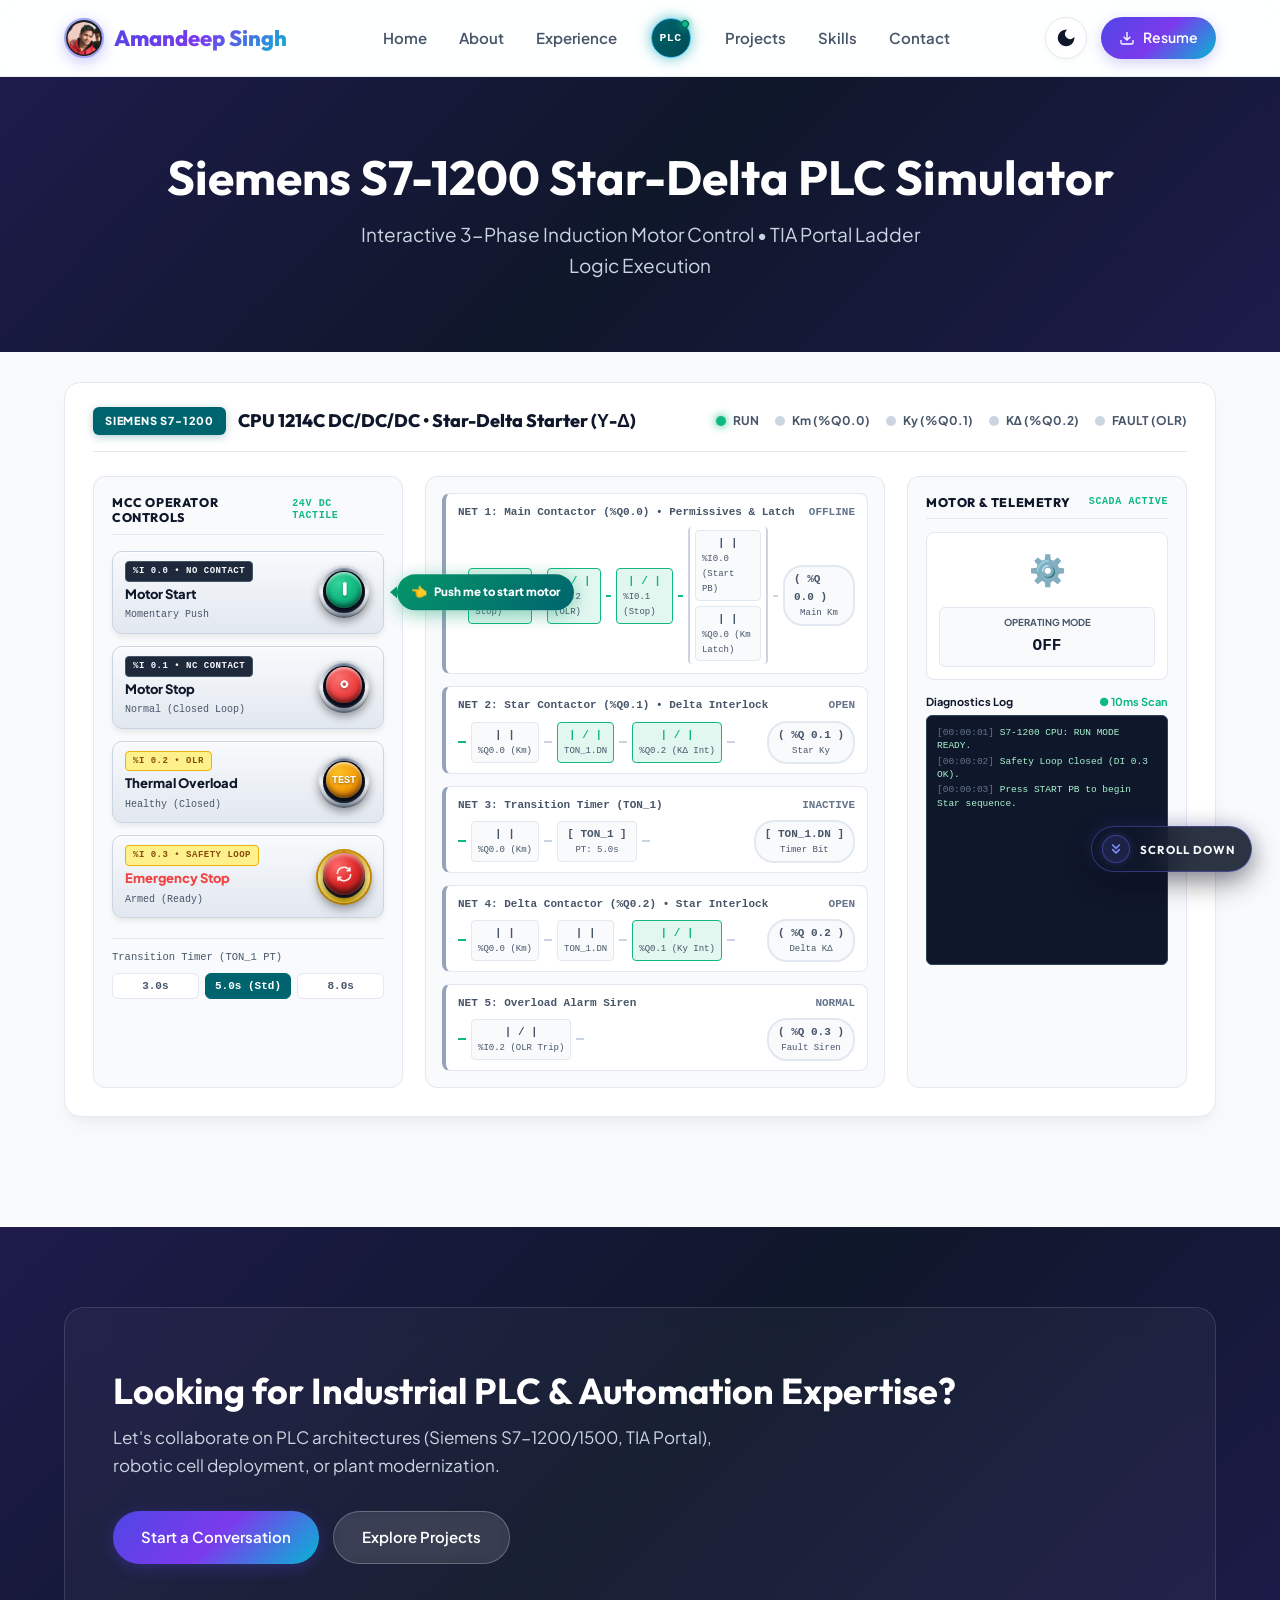
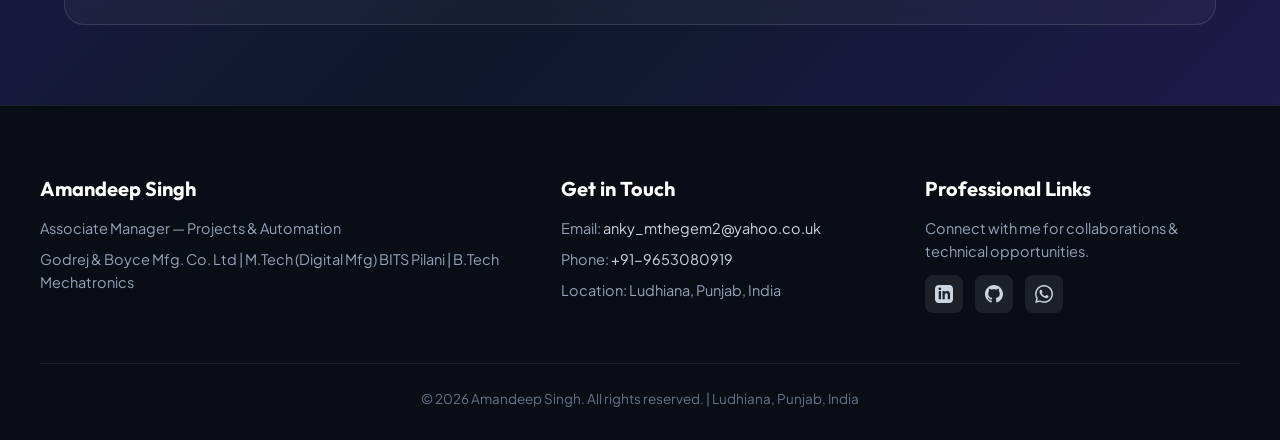
<file: plc.html>
<!DOCTYPE html>
<html lang="en" data-theme="light">

<head>
    <meta charset="UTF-8">
    <meta name="viewport" content="width=device-width, initial-scale=1.0">
    <title>Siemens S7-1200 Star-Delta Starter PLC Simulator | Amandeep Singh</title>
    <meta name="description"
        content="Interactive Siemens S7-1200 PLC & TIA Portal Ladder Logic (LAD) Simulator for 3-Phase Automatic Star-Delta (Υ-Δ) Induction Motor Starter by Amandeep Singh.">
    <meta name="author" content="Amandeep Singh">
    <link rel="icon" type="image/png" href="profile_logo.png">
    <link rel="canonical" href="https://anky-mthegem.github.io/plc.html">

    <!-- Open Graph / LinkedIn / Facebook / WhatsApp -->
    <meta property="og:type" content="website">
    <meta property="og:url" content="https://anky-mthegem.github.io/plc.html">
    <meta property="og:title" content="Interactive Siemens S7-1200 PLC Simulator | Amandeep Singh">
    <meta property="og:description" content="Interactive Siemens S7-1200 PLC &amp; TIA Portal Ladder Logic (LAD) Simulator for 3-Phase Automatic Star-Delta (Υ-Δ) Induction Motor Starter by Amandeep Singh.">
    <meta property="og:image" content="https://anky-mthegem.github.io/profile_logo.png">
    <meta property="og:image:width" content="200">
    <meta property="og:image:height" content="201">
    <meta property="og:site_name" content="Amandeep Singh Portfolio">

    <!-- Twitter / X -->
    <meta name="twitter:card" content="summary">
    <meta name="twitter:url" content="https://anky-mthegem.github.io/plc.html">
    <meta name="twitter:title" content="Siemens S7-1200 PLC Simulator | Amandeep Singh">
    <meta name="twitter:description" content="Interactive web-based Siemens S7-1200 Ladder Logic (LAD) simulator for industrial motor starters.">
    <meta name="twitter:image" content="https://anky-mthegem.github.io/profile_logo.png">

    <!-- Fonts: Plus Jakarta Sans (UI), Outfit (Display), JetBrains Mono (Telemetry & LAD Logic) -->
    <link rel="stylesheet" href="styles.css?v=3.8">

    <!-- Google Structured Data / Rich Snippets (Schema.org) -->
    <script type="application/ld+json">
    {
      "@context": "https://schema.org",
      "@type": "WebApplication",
      "name": "Siemens S7-1200 Star-Delta Starter PLC Simulator",
      "url": "https://anky-mthegem.github.io/plc.html",
      "applicationCategory": "EducationalApplication",
      "operatingSystem": "All",
      "browserRequirements": "Requires JavaScript. Requires HTML5.",
      "description": "Interactive Siemens S7-1200 PLC & TIA Portal Ladder Logic (LAD) Simulator for 3-Phase Automatic Star-Delta (Υ-Δ) Induction Motor Starter.",
      "author": {
        "@type": "Person",
        "name": "Amandeep Singh",
        "url": "https://anky-mthegem.github.io/",
        "jobTitle": "Associate Manager — Projects & Automation"
      }
    }
    </script>
    <script type="application/ld+json">
    {
      "@context": "https://schema.org",
      "@type": "BreadcrumbList",
      "itemListElement": [
        {
          "@type": "ListItem",
          "position": 1,
          "name": "Home",
          "item": "https://anky-mthegem.github.io/"
        },
        {
          "@type": "ListItem",
          "position": 2,
          "name": "PLC Simulator",
          "item": "https://anky-mthegem.github.io/plc.html"
        }
      ]
    }
    </script>

    <style>
        /* ==========================================================================
           SIEMENS S7-1200 STAR-DELTA PLC SIMULATOR DESIGN SYSTEM
           Matches Portfolio Aesthetic (styles.css?v=3.6), Clean Light/Dark Theme Integration
           ========================================================================== */

        :root {
            --siemens-petrol: #00646e;
            --siemens-teal: #00a3b4;
            --siemens-cyan: #38bdf8;
            --siemens-green: #10b981;
            --siemens-amber: #f59e0b;
            --siemens-red: #ef4444;
            --font-mono-code: 'JetBrains Mono', monospace;
        }

        .sim-section {
            padding: 30px 0 70px;
        }

        .sim-workbench-card {
            background-color: var(--card-bg, #ffffff);
            border: 1px solid var(--border-color, #e2e8f0);
            border-radius: 16px;
            padding: 24px 28px 28px;
            box-shadow: 0 10px 25px -5px rgba(0, 0, 0, 0.05), 0 8px 10px -6px rgba(0, 0, 0, 0.03);
            margin-bottom: 40px;
            transition: background-color 0.3s ease, border-color 0.3s ease;
        }

        [data-theme="dark"] .sim-workbench-card {
            background-color: #0f172a;
            border-color: rgba(255, 255, 255, 0.1);
            box-shadow: 0 12px 32px -5px rgba(0, 0, 0, 0.5);
        }

        /* --------------------------------------------------------------------------
           1. SIEMENS S7-1200 CPU HEADER STRIP
           -------------------------------------------------------------------------- */
        .sim-cpu-header {
            display: flex;
            align-items: center;
            justify-content: space-between;
            border-bottom: 1px solid var(--border-color, #e2e8f0);
            padding-bottom: 16px;
            margin-bottom: 24px;
            flex-wrap: wrap;
            gap: 14px;
        }

        .sim-cpu-title-group {
            display: flex;
            align-items: center;
            gap: 12px;
        }

        .siemens-chip {
            background-color: var(--siemens-petrol);
            color: #ffffff;
            font-size: 11px;
            font-weight: 800;
            padding: 5px 12px;
            border-radius: 6px;
            letter-spacing: 0.8px;
            text-transform: uppercase;
            box-shadow: 0 2px 8px rgba(0, 100, 110, 0.3);
        }

        .sim-cpu-heading {
            font-size: 18px;
            font-weight: 800;
            color: var(--text-primary);
            margin: 0;
            line-height: 1.2;
        }

        .sim-cpu-sub {
            font-size: 12px;
            color: var(--text-secondary);
            margin: 3px 0 0;
            font-family: var(--font-mono-code);
        }

        .sim-led-strip {
            display: flex;
            align-items: center;
            gap: 16px;
            font-size: 12px;
            font-weight: 700;
            color: var(--text-secondary);
            flex-wrap: wrap;
        }

        .sim-led-item {
            display: inline-flex;
            align-items: center;
            gap: 7px;
        }

        .sim-led-dot {
            width: 10px;
            height: 10px;
            border-radius: 50%;
            background-color: #cbd5e1;
            transition: all 0.25s ease;
        }

        [data-theme="dark"] .sim-led-dot {
            background-color: #334155;
        }

        .sim-led-dot.active-green {
            background-color: var(--siemens-green);
            box-shadow: 0 0 10px var(--siemens-green);
        }

        .sim-led-dot.active-amber {
            background-color: var(--siemens-amber);
            box-shadow: 0 0 10px var(--siemens-amber);
        }

        .sim-led-dot.active-red {
            background-color: var(--siemens-red);
            box-shadow: 0 0 10px var(--siemens-red);
            animation: pulseLedFault 1s infinite alternate;
        }

        @keyframes pulseLedFault {
            0% { transform: scale(1); opacity: 1; }
            100% { transform: scale(1.2); opacity: 0.6; }
        }

        /* --------------------------------------------------------------------------
           3-COLUMN WORKSTATION LAYOUT
           -------------------------------------------------------------------------- */
        .sim-main-grid {
            display: grid;
            grid-template-columns: 310px 1fr 280px;
            gap: 22px;
            align-items: stretch;
        }

        @media (max-width: 1100px) {
            .sim-main-grid {
                grid-template-columns: 1fr;
            }
        }

        /* --------------------------------------------------------------------------
           2. MCC OPERATOR CONTROLS (LEFT PANEL) - STYLE 1: 22MM METALLIC CHROME BEZEL
           -------------------------------------------------------------------------- */
        .sim-panel {
            background-color: var(--bg-primary, #f8fafc);
            border: 1px solid var(--border-color, #e2e8f0);
            border-radius: 12px;
            padding: 18px;
            display: flex;
            flex-direction: column;
            gap: 16px;
        }

        [data-theme="dark"] .sim-panel {
            background-color: #0b1120;
            border-color: rgba(255, 255, 255, 0.08);
        }

        .sim-panel-title {
            font-size: 12.5px;
            font-weight: 800;
            text-transform: uppercase;
            letter-spacing: 0.6px;
            color: var(--text-primary);
            border-bottom: 1px solid var(--border-color, #e2e8f0);
            padding-bottom: 8px;
            margin: 0;
            display: flex;
            justify-content: space-between;
            align-items: center;
        }

        .sim-panel-title span.tag {
            font-size: 10px;
            color: var(--siemens-green);
            font-weight: 700;
            font-family: var(--font-mono-code);
        }

        .btn-style-1-container {
            display: flex;
            flex-direction: column;
            gap: 12px;
        }

        .ind-pb-card {
            background: linear-gradient(180deg, #f8fafc 0%, #e2e8f0 100%);
            border: 1px solid #cbd5e1;
            border-radius: 10px;
            padding: 9px 12px;
            display: flex;
            align-items: center;
            justify-content: space-between;
            box-shadow: 0 4px 6px -1px rgba(0, 0, 0, 0.08), inset 0 1px 0 rgba(255, 255, 255, 0.8);
            transition: all 0.2s ease;
            user-select: none;
            position: relative;
        }

        [data-theme="dark"] .ind-pb-card {
            background: linear-gradient(180deg, #1e293b 0%, #0f172a 100%);
            border-color: #334155;
            box-shadow: 0 4px 10px rgba(0, 0, 0, 0.4), inset 0 1px 0 rgba(255, 255, 255, 0.05);
        }

        .ind-pb-meta {
            display: flex;
            flex-direction: column;
            gap: 2px;
        }

        .ind-legend-plate {
            display: inline-flex;
            align-items: center;
            gap: 5px;
            background-color: #1e293b;
            color: #f8fafc;
            border: 1px solid #475569;
            padding: 2px 7px;
            border-radius: 4px;
            font-family: var(--font-mono-code);
            font-size: 9px;
            font-weight: 700;
            width: fit-content;
            letter-spacing: 0.5px;
        }

        .ind-legend-plate.yellow-plate {
            background-color: #fef08a;
            color: #854d0e;
            border-color: #eab308;
            font-weight: 800;
        }

        .ind-pb-title {
            font-size: 13px;
            font-weight: 800;
            color: var(--text-primary);
        }

        .ind-pb-status-text {
            font-size: 10px;
            font-family: var(--font-mono-code);
            color: var(--text-secondary);
        }

        /* 3D Circular Push Button Physical Assembly */
        .pb-22mm-wrapper {
            position: relative;
            width: 54px;
            height: 54px;
            display: flex;
            align-items: center;
            justify-content: center;
            cursor: pointer;
            outline: none;
            background: transparent;
            border: none;
            padding: 0;
        }

        /* Outer 22mm Chrome Bezel Ring */
        .pb-22mm-bezel {
            width: 52px;
            height: 52px;
            border-radius: 50%;
            background: conic-gradient(from 180deg, #94a3b8, #f8fafc, #64748b, #f8fafc, #94a3b8);
            box-shadow: 0 4px 8px rgba(0, 0, 0, 0.35), inset 0 2px 2px rgba(255, 255, 255, 0.8), inset 0 -2px 3px rgba(0, 0, 0, 0.5);
            display: flex;
            align-items: center;
            justify-content: center;
            transition: all 0.15s ease;
        }

        [data-theme="dark"] .pb-22mm-bezel {
            background: conic-gradient(from 180deg, #475569, #cbd5e1, #1e293b, #cbd5e1, #475569);
            box-shadow: 0 4px 10px rgba(0, 0, 0, 0.6), inset 0 2px 2px rgba(255, 255, 255, 0.3), inset 0 -2px 3px rgba(0, 0, 0, 0.8);
        }

        /* Recessed Inner Chamfer Cup */
        .pb-22mm-well {
            width: 42px;
            height: 42px;
            border-radius: 50%;
            background: #0f172a;
            box-shadow: inset 0 3px 6px rgba(0, 0, 0, 0.9), inset 0 -1px 2px rgba(255, 255, 255, 0.2);
            display: flex;
            align-items: center;
            justify-content: center;
        }

        /* 3D Convex Plunger / Actuator Cap */
        .pb-22mm-actuator {
            width: 36px;
            height: 36px;
            border-radius: 50%;
            display: flex;
            align-items: center;
            justify-content: center;
            color: #ffffff;
            font-family: var(--font-mono-code);
            font-weight: 800;
            font-size: 13px;
            box-shadow: 0 4px 6px rgba(0, 0, 0, 0.4), inset 0 2px 3px rgba(255, 255, 255, 0.6), inset 0 -3px 5px rgba(0, 0, 0, 0.5);
            transform: translateY(-2px);
            transition: transform 0.08s cubic-bezier(0.4, 0, 0.2, 1), box-shadow 0.08s cubic-bezier(0.4, 0, 0.2, 1), background-color 0.15s ease;
            position: relative;
        }

        /* Tactile Press Down State */
        .pb-22mm-wrapper:active .pb-22mm-actuator,
        .pb-22mm-wrapper.is-pressed .pb-22mm-actuator {
            transform: translateY(2px) scale(0.96);
            box-shadow: 0 1px 2px rgba(0, 0, 0, 0.4), inset 0 3px 6px rgba(0, 0, 0, 0.8), inset 0 -1px 2px rgba(255, 255, 255, 0.3);
        }

        /* Color Variations */
        .pb-green {
            background: radial-gradient(circle at 35% 30%, #34d399 0%, #10b981 50%, #047857 100%);
            text-shadow: 0 1px 2px rgba(0, 0, 0, 0.4);
        }

        .pb-red {
            background: radial-gradient(circle at 35% 30%, #f87171 0%, #ef4444 50%, #b91c1c 100%);
            text-shadow: 0 1px 2px rgba(0, 0, 0, 0.4);
        }

        .pb-amber {
            background: radial-gradient(circle at 35% 30%, #fbbf24 0%, #f59e0b 50%, #b45309 100%);
            text-shadow: 0 1px 2px rgba(0, 0, 0, 0.4);
        }

        /* Mushroom Head E-Stop (40mm Safety Button) */
        .pb-mushroom-bezel {
            background: conic-gradient(from 180deg, #facc15, #fef08a, #ca8a04, #fef08a, #facc15);
            box-shadow: 0 0 0 2px #ca8a04, 0 6px 12px rgba(0, 0, 0, 0.35);
        }

        .pb-mushroom-actuator {
            width: 42px;
            height: 42px;
            background: radial-gradient(circle at 35% 30%, #ff6b6b 0%, #dc2626 50%, #7f1d1d 100%);
            box-shadow: 0 6px 10px rgba(0, 0, 0, 0.5), inset 0 2px 4px rgba(255, 255, 255, 0.6), inset 0 -4px 6px rgba(0, 0, 0, 0.7);
            border-radius: 50%;
            transform: translateY(-3px);
        }

        .pb-mushroom-wrapper.is-latched .pb-mushroom-actuator {
            transform: translateY(2px) scale(0.94);
            box-shadow: 0 1px 2px rgba(0, 0, 0, 0.5), inset 0 4px 8px rgba(0, 0, 0, 0.9);
            filter: brightness(0.85);
        }

        .twist-arrows-svg {
            width: 20px;
            height: 20px;
            fill: none;
            stroke: #ffffff;
            stroke-width: 2;
            opacity: 0.9;
        }

        /* --------------------------------------------------------------------------
           ANIMATED POPPING PROMPT ARROW ON RIGHT SIDE OF START PB
           -------------------------------------------------------------------------- */
        .start-pb-prompt {
            position: absolute;
            left: calc(100% + 14px);
            top: 50%;
            transform: translateY(-50%);
            display: inline-flex;
            align-items: center;
            gap: 7px;
            background: linear-gradient(135deg, #059669 0%, #00646e 100%);
            color: #ffffff;
            font-size: 11.5px;
            font-weight: 800;
            padding: 7px 14px;
            border-radius: 24px;
            white-space: nowrap;
            box-shadow: 0 4px 18px rgba(5, 150, 105, 0.45), 0 0 0 1px rgba(255, 255, 255, 0.25);
            z-index: 50;
            pointer-events: none;
            animation: popBouncePulse 1.6s infinite ease-in-out;
            transition: opacity 0.35s cubic-bezier(0.4, 0, 0.2, 1), transform 0.35s cubic-bezier(0.4, 0, 0.2, 1);
        }

        .start-pb-prompt::before {
            content: '';
            position: absolute;
            right: 100%;
            top: 50%;
            transform: translateY(-50%);
            border-width: 6px 7px 6px 0;
            border-style: solid;
            border-color: transparent #059669 transparent transparent;
        }

        .prompt-arrow-icon {
            font-size: 13px;
            display: inline-block;
            animation: arrowNudge 0.8s infinite alternate ease-in-out;
        }

        @keyframes popBouncePulse {
            0% {
                transform: translateY(-50%) translateX(0) scale(1);
                box-shadow: 0 4px 14px rgba(5, 150, 105, 0.4);
            }
            50% {
                transform: translateY(-50%) translateX(8px) scale(1.04);
                box-shadow: 0 8px 24px rgba(5, 150, 105, 0.7);
            }
            100% {
                transform: translateY(-50%) translateX(0) scale(1);
                box-shadow: 0 4px 14px rgba(5, 150, 105, 0.4);
            }
        }

        @keyframes arrowNudge {
            0% { transform: translateX(0); }
            100% { transform: translateX(-4px); }
        }

        .start-pb-prompt.is-hidden {
            opacity: 0;
            transform: translateY(-50%) translateX(-8px) scale(0.9);
            pointer-events: none;
        }

        @media (max-width: 1200px) {
            .start-pb-prompt {
                position: static;
                transform: none;
                margin-top: 8px;
                justify-content: center;
                animation: popBounceVertical 1.6s infinite ease-in-out;
            }
            .start-pb-prompt::before {
                display: none;
            }
            @keyframes popBounceVertical {
                0%, 100% { transform: translateY(0) scale(1); }
                50% { transform: translateY(-4px) scale(1.02); }
            }
            .start-pb-prompt.is-hidden {
                display: none;
            }
        }

        .sim-preset-row {
            display: grid;
            grid-template-columns: repeat(3, 1fr);
            gap: 6px;
        }

        .sim-preset-btn {
            background-color: var(--card-bg, #ffffff);
            border: 1px solid var(--border-color, #e2e8f0);
            color: var(--text-secondary);
            font-size: 11px;
            font-weight: 700;
            padding: 6px 0;
            border-radius: 6px;
            cursor: pointer;
            transition: all 0.2s ease;
            font-family: var(--font-mono-code);
        }

        [data-theme="dark"] .sim-preset-btn {
            background-color: #1e293b;
            border-color: rgba(255, 255, 255, 0.08);
        }

        .sim-preset-btn.active, .sim-preset-btn:hover {
            background-color: var(--siemens-petrol);
            border-color: var(--siemens-petrol);
            color: #ffffff;
        }

        /* --------------------------------------------------------------------------
           3. LIVE ANIMATED TIA PORTAL LADDER LOGIC (LAD) CANVAS (CENTER PANEL)
           -------------------------------------------------------------------------- */
        .sim-ladder-panel {
            background-color: var(--bg-primary, #f8fafc);
            border: 1px solid var(--border-color, #e2e8f0);
            border-radius: 12px;
            padding: 16px;
            display: flex;
            flex-direction: column;
            gap: 12px;
            overflow-x: auto;
        }

        [data-theme="dark"] .sim-ladder-panel {
            background-color: #060a14;
            border-color: rgba(255, 255, 255, 0.08);
        }

        .ladder-rung {
            background-color: var(--card-bg, #ffffff);
            border: 1px solid var(--border-color, #e2e8f0);
            border-left: 4px solid #94a3b8;
            border-radius: 8px;
            padding: 9px 12px;
            transition: all 0.25s ease;
        }

        [data-theme="dark"] .ladder-rung {
            background-color: #0f172a;
            border-color: rgba(255, 255, 255, 0.06);
            border-left-color: #334155;
        }

        .ladder-rung.energized {
            border-left-color: var(--siemens-green);
            background-color: rgba(16, 185, 129, 0.04);
        }

        .ladder-title {
            font-size: 11px;
            font-weight: 700;
            color: var(--text-secondary);
            margin-bottom: 6px;
            display: flex;
            justify-content: space-between;
            font-family: var(--font-mono-code);
        }

        .ladder-row {
            display: flex;
            align-items: center;
            gap: 5px;
            font-family: var(--font-mono-code);
            font-size: 11px;
        }

        .wire-line {
            width: 8px;
            height: 2px;
            background-color: #cbd5e1;
            transition: background-color 0.2s ease;
        }

        [data-theme="dark"] .wire-line {
            background-color: #334155;
        }

        .wire-line.hot {
            background-color: var(--siemens-green);
        }

        .ladder-contact {
            border: 1px solid var(--border-color, #cbd5e1);
            background-color: var(--bg-primary, #f8fafc);
            padding: 3px 6px;
            border-radius: 4px;
            display: flex;
            flex-direction: column;
            align-items: center;
            min-width: 54px;
            transition: all 0.2s ease;
        }

        [data-theme="dark"] .ladder-contact {
            background-color: #1e293b;
            border-color: rgba(255, 255, 255, 0.1);
        }

        .ladder-contact.closed {
            border-color: var(--siemens-green);
            background-color: rgba(16, 185, 129, 0.12);
        }

        /* Parallel Seal-In / Latching Branch */
        .ladder-branch-container {
            display: inline-flex;
            flex-direction: column;
            gap: 5px;
            position: relative;
            border-left: 2px solid #cbd5e1;
            border-right: 2px solid #cbd5e1;
            padding: 3px 5px;
            border-radius: 4px;
            transition: border-color 0.2s ease;
        }

        [data-theme="dark"] .ladder-branch-container {
            border-color: #334155;
        }

        .ladder-branch-container.hot {
            border-color: var(--siemens-green);
        }

        .ladder-branch-row {
            display: inline-flex;
            align-items: center;
            gap: 4px;
        }

        .contact-sym {
            font-weight: 800;
            font-size: 11px;
            color: var(--text-secondary);
        }

        .ladder-contact.closed .contact-sym {
            color: var(--siemens-green);
        }

        .contact-label {
            font-size: 9px;
            color: var(--text-secondary);
        }

        .ladder-coil {
            border: 2px solid var(--border-color, #cbd5e1);
            background-color: var(--bg-primary, #f8fafc);
            padding: 3px 9px;
            border-radius: 20px;
            display: flex;
            flex-direction: column;
            align-items: center;
            margin-left: auto;
            min-width: 72px;
            transition: all 0.2s ease;
        }

        [data-theme="dark"] .ladder-coil {
            background-color: #1e293b;
            border-color: rgba(255, 255, 255, 0.1);
        }

        .ladder-coil.energized {
            border-color: var(--siemens-green);
            background-color: rgba(16, 185, 129, 0.2);
        }

        .ladder-coil.energized-amber {
            border-color: var(--siemens-amber);
            background-color: rgba(245, 158, 11, 0.2);
        }

        .ladder-coil.energized-red {
            border-color: var(--siemens-red);
            background-color: rgba(239, 68, 68, 0.2);
        }

        /* --------------------------------------------------------------------------
           4. MOTOR TELEMETRY, TERMINAL BOARD & DIAGNOSTICS (RIGHT PANEL)
           -------------------------------------------------------------------------- */
        .sim-telemetry-panel {
            background-color: var(--bg-primary, #f8fafc);
            border: 1px solid var(--border-color, #e2e8f0);
            border-radius: 12px;
            padding: 18px;
            display: flex;
            flex-direction: column;
            gap: 13px;
        }

        [data-theme="dark"] .sim-telemetry-panel {
            background-color: #0b1120;
            border-color: rgba(255, 255, 255, 0.08);
        }

        .motor-display-box {
            background-color: var(--card-bg, #ffffff);
            border: 1px solid var(--border-color, #e2e8f0);
            border-radius: 8px;
            padding: 12px;
            text-align: center;
        }

        [data-theme="dark"] .motor-display-box {
            background-color: #1e293b;
            border-color: rgba(255, 255, 255, 0.06);
        }

        .motor-icon-spin {
            font-size: 30px;
            display: inline-block;
            margin-bottom: 4px;
            transition: transform 0.3s ease;
        }

        .motor-icon-spin.spin-star {
            animation: spinMotor 0.7s infinite linear;
        }

        .motor-icon-spin.spin-delta {
            animation: spinMotor 0.25s infinite linear;
        }

        @keyframes spinMotor {
            100% { transform: rotate(360deg); }
        }

        .motor-status-title {
            font-size: 12px;
            font-weight: 800;
            color: var(--text-primary);
        }

        .telemetry-mini-grid {
            display: grid;
            grid-template-columns: 1fr 1fr;
            gap: 7px;
            margin-top: 8px;
        }

        .telemetry-stat-tile {
            background-color: var(--bg-primary, #f8fafc);
            border: 1px solid var(--border-color, #e2e8f0);
            border-radius: 6px;
            padding: 7px 8px;
            text-align: left;
        }

        [data-theme="dark"] .telemetry-stat-tile {
            background-color: #0f172a;
            border-color: rgba(255, 255, 255, 0.06);
        }

        .stat-tile-label {
            font-size: 9.5px;
            color: var(--text-secondary);
            text-transform: uppercase;
            font-weight: 700;
        }

        .stat-tile-val {
            font-size: 13.5px;
            font-weight: 800;
            color: var(--text-primary);
            margin-top: 1px;
            font-family: var(--font-mono-code);
        }

        .stat-tile-val.star-val { color: var(--siemens-amber); }
        .stat-tile-val.delta-val { color: var(--siemens-green); }
        .stat-tile-val.trip-val { color: var(--siemens-red); }

        /* SCADA Event Log Window */
        .scada-log-window {
            background-color: #0f172a;
            border: 1px solid #334155;
            border-radius: 6px;
            padding: 10px;
            font-family: var(--font-mono-code);
            font-size: 9.5px;
            color: #a7f3d0;
            flex: 1;
            min-height: 180px;
            max-height: 250px;
            overflow-y: auto;
            text-align: left;
            line-height: 1.4;
        }

        .log-line {
            margin-bottom: 2px;
        }

        .log-ts {
            color: #64748b;
        }

        /* Responsive Breakpoints */
        @media (max-width: 1024px) {
            .sim-main-grid {
                grid-template-columns: 1fr;
            }
        }

        @media (max-width: 768px) {
            .sim-stage {
                padding: 30px 16px 60px;
            }
        }

        @media (max-width: 480px) {
            .sim-stage {
                padding: 20px 10px 50px;
            }
            .sim-panel {
                padding: 14px 12px;
            }
            .sim-cpu-header {
                gap: 10px;
            }
            .sim-led-strip {
                gap: 10px;
                font-size: 11px;
            }
            .ind-pb-card {
                padding: 8px 10px;
            }
            .pb-22mm-wrapper {
                width: 46px;
                height: 46px;
            }
            .pb-22mm-bezel {
                width: 44px;
                height: 44px;
            }
            .pb-22mm-well {
                width: 36px;
                height: 36px;
            }
            .pb-22mm-actuator {
                width: 30px;
                height: 30px;
                font-size: 11px;
            }
        }
    </style>
    <!-- Google Fonts Fast Non-Blocking Preconnect & Preload -->
    <link rel="preconnect" href="https://fonts.googleapis.com">
    <link rel="preconnect" href="https://fonts.gstatic.com" crossorigin>
    <link rel="preload" as="style" href="https://fonts.googleapis.com/css2?family=Outfit:wght@400;500;600;700;800&family=Plus+Jakarta+Sans:wght@400;500;600;700&display=swap">
    <link rel="stylesheet" href="https://fonts.googleapis.com/css2?family=Outfit:wght@400;500;600;700;800&family=Plus+Jakarta+Sans:wght@400;500;600;700&display=swap" media="print" onload="this.media='all'">
    <noscript>
        <link rel="stylesheet" href="https://fonts.googleapis.com/css2?family=Outfit:wght@400;500;600;700;800&family=Plus+Jakarta+Sans:wght@400;500;600;700&display=swap">
    </noscript>
    <!-- Instant Theme Init to prevent Flash of Unstyled Theme -->
    <script>(function(){try{var t=localStorage.getItem('portfolio-theme');if(!t&&window.matchMedia('(prefers-color-scheme: dark)').matches)t='dark';if(t)document.documentElement.setAttribute('data-theme',t);}catch(e){}})();</script>
</head>

<body>
    <!-- Navigation (Original Site Standard) -->
    <nav class="navbar" aria-label="Main Navigation">
        <div class="nav-container">
            <a href="index.html" class="logo">
                <picture>
                    <source srcset="profile_logo.webp" type="image/webp">
                    <img src="profile_logo.png" alt="Amandeep Singh" class="logo-img" width="40" height="40"
                    style="width:40px;height:40px;max-width:40px;max-height:40px;border-radius:50%;object-fit:cover;flex-shrink:0;">
                </picture>
                <span class="logo-text">Amandeep Singh</span>
            </a>
            <ul class="nav-menu">
                <li><a href="index.html" class="nav-link">Home</a></li>
                <li><a href="about.html" class="nav-link">About</a></li>
                <li><a href="experience.html" class="nav-link">Experience</a></li>
                <li class="nav-item-plc">
                    <a href="plc.html" class="nav-plc-badge-btn" title="Launch Siemens S7-1200 PLC Simulator" aria-label="PLC Simulator" style="border-color: #38bdf8; box-shadow: 0 0 14px rgba(0, 163, 180, 0.65);">
                        <span class="plc-nav-text">PLC</span>
                        <span class="plc-nav-led"></span>
                    </a>
                </li>
                <li><a href="projects.html" class="nav-link">Projects</a></li>
                <li><a href="skills.html" class="nav-link">Skills</a></li>
                <li><a href="contact.html" class="nav-link">Contact</a></li>
            </ul>
            <div class="nav-actions">
                <button class="theme-toggle-btn" id="themeToggleBtn" aria-label="Toggle light/dark theme">
                    <svg viewBox="0 0 24 24" fill="none" stroke="currentColor" stroke-width="2">
                        <path d="M21 12.79A9 9 0 1 1 11.21 3 7 7 0 0 0 21 12.79z"></path>
                    </svg>
                </button>
                <a href="Resume_Amandeep.pdf" class="btn-nav-resume" target="_blank"
                    rel="noopener noreferrer">
                    <svg width="16" height="16" viewBox="0 0 24 24" fill="none" stroke="currentColor" stroke-width="2">
                        <path d="M21 15v4a2 2 0 0 1-2 2H5a2 2 0 0 1-2-2v-4"></path>
                        <polyline points="7 10 12 15 17 10"></polyline>
                        <line x1="12" y1="15" x2="12" y2="3"></line>
                    </svg>
                    <span>Resume</span>
                </a>
                <button class="hamburger" aria-label="Open navigation menu" aria-expanded="false">
                    <span></span>
                    <span></span>
                    <span></span>
                </button>
            </div>
        </div>
    </nav>

    <!-- Page Header -->
    <header class="page-header">
        <div class="container">
            <h1>Siemens S7-1200 Star-Delta PLC Simulator</h1>
            <p class="subtitle">Interactive 3-Phase Induction Motor Control &bull; TIA Portal Ladder Logic Execution</p>
        </div>
    </header>

    <!-- Simulator Main Stage -->
    <main class="sim-section">
        <div class="container">
            <div class="sim-workbench-card">
                <!-- 1. CPU Top Header Strip -->
                <div class="sim-cpu-header">
                    <div class="sim-cpu-title-group">
                        <span class="siemens-chip">SIEMENS S7-1200</span>
                        <div>
                            <h2 class="sim-cpu-heading">CPU 1214C DC/DC/DC &bull; Star-Delta Starter (Υ-Δ)</h2>
                        </div>
                    </div>
                    <div class="sim-led-strip">
                        <div class="sim-led-item">
                            <span class="sim-led-dot active-green" id="ledRun"></span>
                            <span>RUN</span>
                        </div>
                        <div class="sim-led-item">
                            <span class="sim-led-dot" id="ledKm"></span>
                            <span>Km (%Q0.0)</span>
                        </div>
                        <div class="sim-led-item">
                            <span class="sim-led-dot" id="ledKy"></span>
                            <span>Ky (%Q0.1)</span>
                        </div>
                        <div class="sim-led-item">
                            <span class="sim-led-dot" id="ledKd"></span>
                            <span>KΔ (%Q0.2)</span>
                        </div>
                        <div class="sim-led-item">
                            <span class="sim-led-dot" id="ledFault"></span>
                            <span>FAULT (OLR)</span>
                        </div>
                    </div>
                </div>

                <!-- 3-Column Main Interactive Grid -->
                <div class="sim-main-grid">
                    <!-- Column 1: Operator Desk Controls (22mm Metallic Bezel Push Buttons) -->
                    <div class="sim-panel">
                        <h3 class="sim-panel-title">
                            <span>MCC Operator Controls</span>
                            <span class="tag">24V DC TACTILE</span>
                        </h3>

                        <div class="btn-style-1-container">
                            <!-- Start PB -->
                            <div class="ind-pb-card" id="cardStart">
                                <div class="ind-pb-meta">
                                    <span class="ind-legend-plate">%I 0.0 &bull; NO CONTACT</span>
                                    <span class="ind-pb-title">Motor Start</span>
                                    <span class="ind-pb-status-text">Momentary Push</span>
                                </div>
                                <button type="button" class="pb-22mm-wrapper pb-start-btn" id="btnStart" onclick="triggerStartPB()" title="Press to Start Motor (%I0.0)" aria-label="Start Motor">
                                    <div class="pb-22mm-bezel">
                                        <div class="pb-22mm-well">
                                            <div class="pb-22mm-actuator pb-green">⏽</div>
                                        </div>
                                    </div>
                                </button>

                                <!-- Popping Prompt Arrow on Right Side of Start Push Button -->
                                <div class="start-pb-prompt" id="startPromptBadge">
                                    <span class="prompt-arrow-icon">👈</span>
                                    <span>Push me to start motor</span>
                                </div>
                            </div>

                            <!-- Stop PB -->
                            <div class="ind-pb-card pb-stop-card" id="cardStop">
                                <div class="ind-pb-meta">
                                    <span class="ind-legend-plate">%I 0.1 &bull; NC CONTACT</span>
                                    <span class="ind-pb-title">Motor Stop</span>
                                    <span class="ind-pb-status-text" id="txtStopStatus">Normal (Closed Loop)</span>
                                </div>
                                <button type="button" class="pb-22mm-wrapper pb-stop-btn" id="btnStop" onclick="toggleStopPB()" title="Toggle Motor Stop (%I0.1)" aria-label="Stop Motor">
                                    <div class="pb-22mm-bezel">
                                        <div class="pb-22mm-well">
                                            <div class="pb-22mm-actuator pb-red">⭘</div>
                                        </div>
                                    </div>
                                </button>
                            </div>

                            <!-- Thermal Overload Relay -->
                            <div class="ind-pb-card pb-olr-card" id="cardOLR">
                                <div class="ind-pb-meta">
                                    <span class="ind-legend-plate yellow-plate">%I 0.2 &bull; OLR</span>
                                    <span class="ind-pb-title">Thermal Overload</span>
                                    <span class="ind-pb-status-text" id="txtOlrStatus">Healthy (Closed)</span>
                                </div>
                                <button type="button" class="pb-22mm-wrapper pb-olr-btn" id="btnOLR" onclick="toggleThermalOLR()" title="Simulate Overload Trip / Reset (%I0.2)" aria-label="Thermal Overload Relay">
                                    <div class="pb-22mm-bezel">
                                        <div class="pb-22mm-well">
                                            <div class="pb-22mm-actuator pb-amber" style="font-size: 10px;">TEST</div>
                                        </div>
                                    </div>
                                </button>
                            </div>

                            <!-- Mushroom E-Stop -->
                            <div class="ind-pb-card pb-estop-card" id="cardEStop">
                                <div class="ind-pb-meta">
                                    <span class="ind-legend-plate yellow-plate">%I 0.3 &bull; SAFETY LOOP</span>
                                    <span class="ind-pb-title" style="color: var(--siemens-red);">Emergency Stop</span>
                                    <span class="ind-pb-status-text" id="txtEstopStatus">Armed (Ready)</span>
                                </div>
                                <button type="button" class="pb-22mm-wrapper pb-mushroom-wrapper" id="btnEStop" onclick="toggleEStop()" title="Push to Lock, Twist to Reset (%I0.3)" aria-label="Emergency Stop">
                                    <div class="pb-22mm-bezel pb-mushroom-bezel">
                                        <div class="pb-22mm-well">
                                            <div class="pb-22mm-actuator pb-mushroom-actuator">
                                                <svg class="twist-arrows-svg" viewBox="0 0 24 24">
                                                    <path d="M4 12a8 8 0 0 1 14.93-4M20 12a8 8 0 0 1-14.93 4" />
                                                    <polyline points="19 4 19 8 15 8" />
                                                    <polyline points="5 20 5 16 9 16" />
                                                </svg>
                                            </div>
                                        </div>
                                    </div>
                                </button>
                            </div>
                        </div>

                        <!-- Timer Preset Selector -->
                        <div style="margin-top: 4px; padding-top: 10px; border-top: 1px solid var(--border-color, #e2e8f0);">
                            <span style="font-size: 10.5px; font-family: var(--font-mono-code); color: var(--text-secondary); display: block; margin-bottom: 6px;">Transition Timer (TON_1 PT)</span>
                            <div class="sim-preset-row">
                                <button class="sim-preset-btn" onclick="setTimerPreset(3000, this)">3.0s</button>
                                <button class="sim-preset-btn active" onclick="setTimerPreset(5000, this)">5.0s (Std)</button>
                                <button class="sim-preset-btn" onclick="setTimerPreset(8000, this)">8.0s</button>
                            </div>
                        </div>
                    </div>

                    <!-- Column 2: Live Animated Ladder Logic (LAD) -->
                    <div class="sim-ladder-panel">
                        <!-- Network 1: Main Contactor Latch -->
                        <div class="ladder-rung" id="rung1">
                            <div class="ladder-title">
                                <span>NET 1: Main Contactor (%Q0.0) &bull; Permissives &amp; Latch</span>
                                <span id="r1Status">OFFLINE</span>
                            </div>
                            <div class="ladder-row">
                                <div class="wire-line hot"></div>

                                <div class="ladder-contact closed" id="cntEStop" title="E-Stop NC (%I0.3)">
                                    <span class="contact-sym">| / |</span>
                                    <span class="contact-label">%I0.3 (E-Stop)</span>
                                </div>

                                <div class="wire-line" id="w1"></div>

                                <div class="ladder-contact closed" id="cntOLR" title="Thermal OLR NC (%I0.2)">
                                    <span class="contact-sym">| / |</span>
                                    <span class="contact-label">%I0.2 (OLR)</span>
                                </div>

                                <div class="wire-line" id="w2"></div>

                                <div class="ladder-contact closed" id="cntStop" title="Stop PB NC (%I0.1)">
                                    <span class="contact-sym">| / |</span>
                                    <span class="contact-label">%I0.1 (Stop)</span>
                                </div>

                                <div class="wire-line" id="w3"></div>

                                <!-- Parallel Start PB & Km Seal-In / Latch Branch -->
                                <div class="ladder-branch-container" id="branchKm">
                                    <div class="ladder-branch-row">
                                        <div class="ladder-contact" id="cntStartPB" title="Start Pushbutton (%I0.0 NO)">
                                            <span class="contact-sym">| |</span>
                                            <span class="contact-label">%I0.0 (Start PB)</span>
                                        </div>
                                    </div>
                                    <div class="ladder-branch-row">
                                        <div class="ladder-contact" id="cntKmSealIn" title="Km Seal-In Latch Contact (%Q0.0 NO)">
                                            <span class="contact-sym">| |</span>
                                            <span class="contact-label">%Q0.0 (Km Latch)</span>
                                        </div>
                                    </div>
                                </div>

                                <div class="wire-line" id="w4"></div>

                                <div class="ladder-coil" id="coilKm">
                                    <span class="contact-sym">( %Q 0.0 )</span>
                                    <span class="contact-label">Main Km</span>
                                </div>
                            </div>
                        </div>

                        <!-- Network 2: Star Contactor with Delta Interlock -->
                        <div class="ladder-rung" id="rung2">
                            <div class="ladder-title">
                                <span>NET 2: Star Contactor (%Q0.1) &bull; Delta Interlock</span>
                                <span id="r2Status">OPEN</span>
                            </div>
                            <div class="ladder-row">
                                <div class="wire-line hot"></div>

                                <div class="ladder-contact" id="cntKmToStar">
                                    <span class="contact-sym">| |</span>
                                    <span class="contact-label">%Q0.0 (Km)</span>
                                </div>

                                <div class="wire-line" id="w5"></div>

                                <div class="ladder-contact closed" id="cntTimerNC">
                                    <span class="contact-sym">| / |</span>
                                    <span class="contact-label">TON_1.DN</span>
                                </div>

                                <div class="wire-line" id="w6"></div>

                                <div class="ladder-contact closed" id="cntKdInterlock">
                                    <span class="contact-sym">| / |</span>
                                    <span class="contact-label">%Q0.2 (KΔ Int)</span>
                                </div>

                                <div class="wire-line" id="w7"></div>

                                <div class="ladder-coil" id="coilKy">
                                    <span class="contact-sym">( %Q 0.1 )</span>
                                    <span class="contact-label">Star Ky</span>
                                </div>
                            </div>
                        </div>

                        <!-- Network 3: TON Transition Timer -->
                        <div class="ladder-rung" id="rung3">
                            <div class="ladder-title">
                                <span>NET 3: Transition Timer (TON_1)</span>
                                <span id="r3Status">INACTIVE</span>
                            </div>
                            <div class="ladder-row">
                                <div class="wire-line hot"></div>

                                <div class="ladder-contact" id="cntKmToTimer">
                                    <span class="contact-sym">| |</span>
                                    <span class="contact-label">%Q0.0 (Km)</span>
                                </div>

                                <div class="wire-line" id="w8"></div>

                                <div class="ladder-contact" style="min-width: 80px;" id="cntTimerBlock">
                                    <span class="contact-sym">[ TON_1 ]</span>
                                    <span class="contact-label" id="timerLabel">PT: 5.0s</span>
                                </div>

                                <div class="wire-line" id="w9"></div>

                                <div class="ladder-coil" id="coilTimerDone">
                                    <span class="contact-sym">[ TON_1.DN ]</span>
                                    <span class="contact-label">Timer Bit</span>
                                </div>
                            </div>
                        </div>

                        <!-- Network 4: Delta Contactor with Star Interlock -->
                        <div class="ladder-rung" id="rung4">
                            <div class="ladder-title">
                                <span>NET 4: Delta Contactor (%Q0.2) &bull; Star Interlock</span>
                                <span id="r4Status">OPEN</span>
                            </div>
                            <div class="ladder-row">
                                <div class="wire-line hot"></div>

                                <div class="ladder-contact" id="cntKmToDelta">
                                    <span class="contact-sym">| |</span>
                                    <span class="contact-label">%Q0.0 (Km)</span>
                                </div>

                                <div class="wire-line" id="w10"></div>

                                <div class="ladder-contact" id="cntTimerNO">
                                    <span class="contact-sym">| |</span>
                                    <span class="contact-label">TON_1.DN</span>
                                </div>

                                <div class="wire-line" id="w11"></div>

                                <div class="ladder-contact closed" id="cntKyInterlock">
                                    <span class="contact-sym">| / |</span>
                                    <span class="contact-label">%Q0.1 (Ky Int)</span>
                                </div>

                                <div class="wire-line" id="w12"></div>

                                <div class="ladder-coil" id="coilKd">
                                    <span class="contact-sym">( %Q 0.2 )</span>
                                    <span class="contact-label">Delta KΔ</span>
                                </div>
                            </div>
                        </div>

                        <!-- Network 5: Overload Alarm Siren -->
                        <div class="ladder-rung" id="rung5">
                            <div class="ladder-title">
                                <span>NET 5: Overload Alarm Siren</span>
                                <span id="r5Status">NORMAL</span>
                            </div>
                            <div class="ladder-row">
                                <div class="wire-line hot"></div>

                                <div class="ladder-contact" id="cntTripAlarm">
                                    <span class="contact-sym">| / |</span>
                                    <span class="contact-label">%I0.2 (OLR Trip)</span>
                                </div>

                                <div class="wire-line" id="w13"></div>

                                <div class="ladder-coil" id="coilTrip">
                                    <span class="contact-sym">( %Q 0.3 )</span>
                                    <span class="contact-label">Fault Siren</span>
                                </div>
                            </div>
                        </div>
                    </div>

                    <!-- Column 3: Motor Telemetry & Diagnostics -->
                    <div class="sim-telemetry-panel">
                        <h3 class="sim-panel-title">
                            <span>Motor &amp; Telemetry</span>
                            <span class="tag">SCADA ACTIVE</span>
                        </h3>

                        <!-- Motor Visualizer -->
                        <div class="motor-display-box">
                            <div class="motor-icon-spin" id="motorIcon">⚙️</div>
                            <div class="telemetry-stat-tile" style="margin-top: 8px; text-align: center;">
                                <div class="stat-tile-label">Operating Mode</div>
                                <div class="stat-tile-val" id="valMode" style="font-size: 16px; margin-top: 2px;">OFF</div>
                            </div>
                        </div>

                        <!-- SCADA Diagnostics Log Directly Below -->
                        <div style="display: flex; flex-direction: column; flex: 1;">
                            <div style="font-size: 11px; font-weight: 700; color: var(--text-primary); margin-bottom: 4px; display: flex; justify-content: space-between;">
                                <span>Diagnostics Log</span>
                                <span style="color: var(--siemens-green);">● 10ms Scan</span>
                            </div>
                            <div class="scada-log-window" id="scadaLog">
                                <div class="log-line"><span class="log-ts">[00:00:01]</span> S7-1200 CPU: RUN MODE READY.</div>
                                <div class="log-line"><span class="log-ts">[00:00:02]</span> Safety Loop Closed (DI 0.3 OK).</div>
                                <div class="log-line"><span class="log-ts">[00:00:03]</span> Press START PB to begin Star sequence.</div>
                            </div>
                        </div>
                    </div>
                </div>
            </div>
        </div>
    </main>

    <!-- CTA Section -->
    <section class="cta-section">
        <div class="container">
            <div class="cta-box">
                <div class="cta-content">
                    <h2>Looking for Industrial PLC &amp; Automation Expertise?</h2>
                    <p>Let's collaborate on PLC architectures (Siemens S7-1200/1500, TIA Portal), robotic cell deployment, or plant modernization.</p>
                </div>
                <div class="cta-actions">
                    <a href="contact.html" class="btn btn-primary">Start a Conversation</a>
                    <a href="projects.html" class="btn btn-secondary">Explore Projects</a>
                </div>
            </div>
        </div>
    </section>

    <!-- Footer -->
    <footer class="footer">
        <div class="footer-content">
            <div class="footer-section">
                <h4>Amandeep Singh</h4>
                <p>Associate Manager — Projects &amp; Automation</p>
                <p>Godrej &amp; Boyce Mfg. Co. Ltd | M.Tech (Digital Mfg) BITS Pilani | B.Tech Mechatronics</p>
            </div>
            <div class="footer-section">
                <h4>Get in Touch</h4>
                <p>Email: <a href="mailto:anky_mthegem2@yahoo.co.uk">anky_mthegem2@yahoo.co.uk</a></p>
                <p>Phone: <a href="tel:+919653080919">+91-9653080919</a></p>
                <p>Location: Ludhiana, Punjab, India</p>
            </div>
            <div class="footer-section">
                <h4>Professional Links</h4>
                <p>Connect with me for collaborations &amp; technical opportunities.</p>
                <div class="footer-social-links">
                    <a href="https://www.linkedin.com/in/anky-mthegem/" target="_blank" rel="noopener noreferrer"
                        class="footer-social-link" title="LinkedIn Profile" aria-label="LinkedIn Profile">
                        <svg width="18" height="18" viewBox="0 0 24 24" fill="currentColor">
                            <path
                                d="M19 0h-14c-2.761 0-5 2.239-5 5v14c0 2.761 2.239 5 5 5h14c2.762 0 5-2.239 5-5v-14c0-2.761-2.238-5-5-5zm-11 19h-3v-11h3v11zm-1.5-12.268c-.966 0-1.75-.79-1.75-1.764s.784-1.764 1.75-1.764 1.75.79 1.75 1.764-.783 1.764-1.75 1.764zm13.5 12.268h-3v-5.604c0-3.368-4-3.113-4 0v5.604h-3v-11h3v1.765c1.396-2.586 7-2.777 7 2.476v6.759z" />
                        </svg>
                    </a>
                    <a href="https://github.com/anky-mthegem/" target="_blank" rel="noopener noreferrer"
                        class="footer-social-link" title="GitHub Profile" aria-label="GitHub Profile">
                        <svg width="18" height="18" viewBox="0 0 24 24" fill="currentColor">
                            <path
                                d="M12 0c-6.626 0-12 5.373-12 12 0 5.302 3.438 9.8 8.207 11.387.599.111.793-.261.793-.577v-2.234c-3.338.726-4.033-1.416-4.033-1.416-.546-1.387-1.333-1.756-1.333-1.756-1.089-.745.083-.729.083-.729 1.205.084 1.839 1.237 1.839 1.237 1.07 1.834 2.807 1.304 3.492.997.107-.775.418-1.305.762-1.604-2.665-.305-5.467-1.334-5.467-5.931 0-1.311.469-2.381 1.236-3.221-.124-.303-.535-1.524.117-3.176 0 0 1.008-.322 3.301 1.23.957-.266 1.983-.399 3.003-.404 1.02.005 2.047.138 3.006.404 2.291-1.552 3.297-1.23 3.297-1.23.653 1.653.242 2.874.118 3.176.77.84 1.235 1.911 1.235 3.221 0 4.609-2.807 5.624-5.479 5.921.43.372.823 1.102.823 2.222v3.293c0 .319.192.694.801.576 4.765-1.589 8.199-6.086 8.199-11.386 0-6.627-5.373-12-12-12z" />
                        </svg>
                    </a>
                                    <a href="https://wa.me/919653080919?text=Hi%20Amandeep,%20I%20saw%20your%20portfolio%20and%20would%20like%20to%20connect." target="_blank" rel="noopener noreferrer"
                        class="footer-social-link footer-whatsapp" title="Chat on WhatsApp" aria-label="Chat on WhatsApp">
                        <svg width="18" height="18" viewBox="0 0 24 24" fill="currentColor">
                            <path d="M.057 24l1.687-6.163c-1.041-1.804-1.588-3.849-1.587-5.946.003-6.556 5.338-11.891 11.893-11.891 3.181.001 6.167 1.24 8.413 3.488 2.245 2.248 3.481 5.236 3.48 8.414-.003 6.557-5.338 11.892-11.893 11.892-1.99-.001-3.951-.5-5.688-1.448l-6.305 1.654zm6.597-3.807c1.676.995 3.276 1.591 5.392 1.592 5.448 0 9.886-4.434 9.889-9.885.002-5.462-4.415-9.89-9.881-9.892-5.452 0-9.887 4.434-9.889 9.884-.001 2.225.651 3.891 1.746 5.634l-.999 3.648 3.742-.981zm11.387-5.464c-.074-.124-.272-.198-.57-.347-.297-.149-1.758-.868-2.031-.967-.272-.099-.47-.149-.669.149-.198.297-.768.967-.941 1.165-.173.198-.347.223-.644.074-.297-.149-1.255-.462-2.39-1.475-.883-.788-1.48-1.761-1.653-2.059-.173-.297-.018-.458.13-.606.134-.133.297-.347.446-.521.151-.172.2-.296.3-.495.099-.198.05-.372-.025-.521-.075-.148-.669-1.611-.916-2.206-.242-.579-.487-.501-.669-.51l-.57-.01c-.198 0-.52.074-.792.372s-1.04 1.016-1.04 2.479 1.065 2.876 1.213 3.074c.149.198 2.095 3.2 5.076 4.487.709.306 1.263.489 1.694.626.712.226 1.36.194 1.872.118.571-.085 1.758-.719 2.006-1.413.248-.695.248-1.29.173-1.414z"/>
                        </svg>
                    </a>
                </div>
            </div>
        </div>
        <div class="footer-bottom">
            <p>&copy; 2026 Amandeep Singh. All rights reserved. | Ludhiana, Punjab, India</p>
        </div>
    </footer>

    <!-- Fixed Floating Pill Scroll Action Widget -->
    <div class="floating-pill-wrap is-down" id="floatingPill">
        <button type="button" class="floating-pill-btn" id="floatingScrollBtn" aria-label="Scroll down to explore page">
            <span class="floating-pill-icon-box">
                <svg class="floating-pill-icon-arrow" width="16" height="16" viewBox="0 0 24 24" fill="none" stroke="currentColor" stroke-width="2.5" stroke-linecap="round" stroke-linejoin="round">
                    <path id="pillArrowPath" d="M7 13l5 5 5-5M7 6l5 5 5-5"/>
                </svg>
            </span>
            <span class="floating-pill-label" id="pillLabel">Scroll Down</span>
        </button>
    </div>

    <!-- Scripts: Theme, Sound Synthesizer & Star-Delta PLC Simulation Engine -->
    <script src="script.js?v=3.8" defer></script>
    <script>
        // ==========================================================================
        // 1. WEB AUDIO API SYNTHESIZER FOR MECHANICAL SWITCH FEEDBACK (ALWAYS ON)
        // ==========================================================================
        let audioCtx = null;
        const soundEnabled = true;

        function getAudioContext() {
            if (!audioCtx) {
                const AudioContext = window.AudioContext || window.webkitAudioContext;
                if (AudioContext) {
                    audioCtx = new AudioContext();
                }
            }
            if (audioCtx && audioCtx.state === 'suspended') {
                audioCtx.resume();
            }
            return audioCtx;
        }

        function playMechanicalClick(type = 'push') {
            if (!soundEnabled) return;
            try {
                const ctx = getAudioContext();
                if (!ctx) return;

                const osc = ctx.createOscillator();
                const gain = ctx.createGain();

                if (type === 'push') {
                    // Crisp 22mm Push Button Click
                    osc.type = 'triangle';
                    osc.frequency.setValueAtTime(800, ctx.currentTime);
                    osc.frequency.exponentialRampToValueAtTime(120, ctx.currentTime + 0.04);
                    gain.gain.setValueAtTime(0.3, ctx.currentTime);
                    gain.gain.exponentialRampToValueAtTime(0.001, ctx.currentTime + 0.04);
                    osc.connect(gain);
                    gain.connect(ctx.destination);
                    osc.start();
                    osc.stop(ctx.currentTime + 0.04);
                } else if (type === 'estop') {
                    // Heavy Mushroom Latch Clunk
                    osc.type = 'sawtooth';
                    osc.frequency.setValueAtTime(220, ctx.currentTime);
                    osc.frequency.exponentialRampToValueAtTime(40, ctx.currentTime + 0.08);
                    gain.gain.setValueAtTime(0.4, ctx.currentTime);
                    gain.gain.exponentialRampToValueAtTime(0.001, ctx.currentTime + 0.08);
                    osc.connect(gain);
                    gain.connect(ctx.destination);
                    osc.start();
                    osc.stop(ctx.currentTime + 0.08);
                } else if (type === 'release') {
                    // Spring Release Pop
                    osc.type = 'sine';
                    osc.frequency.setValueAtTime(400, ctx.currentTime);
                    osc.frequency.exponentialRampToValueAtTime(700, ctx.currentTime + 0.03);
                    gain.gain.setValueAtTime(0.2, ctx.currentTime);
                    gain.gain.exponentialRampToValueAtTime(0.001, ctx.currentTime + 0.03);
                    osc.connect(gain);
                    gain.connect(ctx.destination);
                    osc.start();
                    osc.stop(ctx.currentTime + 0.03);
                }
            } catch (e) {
                // Ignore audio context errors gracefully
            }
        }

        // ==========================================================================
        // 2. SIEMENS S7-1200 STAR-DELTA PLC SIMULATION ENGINE
        // ==========================================================================
        const plc = {
            I0_0_Start: false,       // %I0.0: Start PB (NO)
            I0_1_Stop: true,         // %I0.1: Stop PB (NC)
            I0_2_OLR: true,          // %I0.2: Thermal Overload (NC)
            I0_3_EStop: true,        // %I0.3: Safety E-Stop (NC)

            Q0_0_Km: false,          // %Q0.0: Main Contactor
            Q0_1_Ky: false,          // %Q0.1: Star Contactor
            Q0_2_Kd: false,          // %Q0.2: Delta Contactor
            Q0_3_Trip: false,        // %Q0.3: Overload Alarm Siren

            timerStartTime: null,
            timerPresetMs: 5000,     // Default 5.0s
            timerDone: false
        };

        function addLog(msg) {
            const box = document.getElementById('scadaLog');
            if (!box) return;
            const time = new Date().toLocaleTimeString('en-US', { hour12: false });
            const line = document.createElement('div');
            line.className = 'log-line';
            line.innerHTML = `<span class="log-ts">[${time}]</span> ${msg}`;
            box.appendChild(line);
            box.scrollTop = box.scrollHeight;
        }

        function setTimerPreset(ms, btn) {
            playMechanicalClick('push');
            plc.timerPresetMs = ms;
            document.querySelectorAll('.sim-preset-btn').forEach(b => b.classList.remove('active'));
            if (btn) btn.classList.add('active');
            addLog(`Timer Preset Updated: TON_1 PT = ${(ms/1000).toFixed(1)}s`);
            const label = document.getElementById('timerLabel');
            if (label && !plc.Q0_0_Km) {
                label.textContent = `PT: ${(ms/1000).toFixed(1)}s`;
            }
        }

        function triggerStartPB() {
            playMechanicalClick('push');
            if (!plc.I0_3_EStop) {
                addLog('⚠️ Start Inhibited: Safety E-Stop Loop is Tripped!');
                return;
            }
            if (!plc.I0_2_OLR) {
                addLog('⚠️ Start Inhibited: Thermal Overload Relay F1 is Tripped!');
                return;
            }
            if (!plc.I0_1_Stop) {
                addLog('⚠️ Start Inhibited: Stop button is engaged.');
                return;
            }

            plc.I0_0_Start = true;
            const btn = document.getElementById('btnStart');
            if (btn) btn.classList.add('is-pressed');
            addLog('🟢 Start PB Pressed (%I0.0) -> Initiating STAR (Υ) Start Sequence');
            evaluateScan();

            setTimeout(() => {
                plc.I0_0_Start = false;
                if (btn) btn.classList.remove('is-pressed');
                playMechanicalClick('release');
                evaluateScan();
            }, 300);
        }

        function toggleStopPB() {
            plc.I0_1_Stop = !plc.I0_1_Stop;
            playMechanicalClick(plc.I0_1_Stop ? 'release' : 'push');

            const btn = document.getElementById('btnStop');
            const card = document.getElementById('cardStop');
            const txt = document.getElementById('txtStopStatus');

            if (plc.I0_1_Stop) {
                if (btn) btn.classList.remove('is-pressed');
                if (card) card.classList.remove('active');
                if (txt) txt.textContent = 'Normal (Closed Loop)';
                addLog('Stop PB Released (NC Loop Closed)');
            } else {
                if (btn) btn.classList.add('is-pressed');
                if (card) card.classList.add('active');
                if (txt) txt.textContent = 'ENGAGED (OPEN LOOP)';
                addLog('🔴 Stop PB Engaged (%I0.1) -> Dropping all contactors (Coast to stop)');
            }
            evaluateScan();
        }

        function toggleThermalOLR() {
            plc.I0_2_OLR = !plc.I0_2_OLR;
            playMechanicalClick(plc.I0_2_OLR ? 'release' : 'estop');

            const btn = document.getElementById('btnOLR');
            const card = document.getElementById('cardOLR');
            const txt = document.getElementById('txtOlrStatus');

            if (plc.I0_2_OLR) {
                if (btn) btn.classList.remove('is-pressed');
                if (card) card.classList.remove('active');
                if (txt) txt.textContent = 'Healthy (Closed)';
                addLog('Thermal Overload Reset (NC Healthy)');
            } else {
                if (btn) btn.classList.add('is-pressed');
                if (card) card.classList.add('active');
                if (txt) txt.textContent = 'TRIPPED OVERLOAD!';
                addLog('🚨 THERMAL OVERLOAD RELAY TRIPPED (%I0.2)! Current exceeded threshold.');
            }
            evaluateScan();
        }

        function toggleEStop() {
            plc.I0_3_EStop = !plc.I0_3_EStop;
            playMechanicalClick(plc.I0_3_EStop ? 'release' : 'estop');

            const btn = document.getElementById('btnEStop');
            const card = document.getElementById('cardEStop');
            const txt = document.getElementById('txtEstopStatus');

            if (plc.I0_3_EStop) {
                if (btn) btn.classList.remove('is-latched');
                if (card) card.classList.remove('active');
                if (txt) txt.textContent = 'Armed (Ready)';
                addLog('🛡️ Safety E-Stop Reset (%I0.3 NC Healthy) - Twist Released');
            } else {
                if (btn) btn.classList.add('is-latched');
                if (card) card.classList.add('active');
                if (txt) txt.textContent = 'E-STOPPED (TRIPPED)';
                addLog('🛑 EMERGENCY STOP ACTIVATED (%I0.3)! Main power disconnected.');
            }
            evaluateScan();
        }

        function evaluateScan() {
            const permissives = plc.I0_3_EStop && plc.I0_2_OLR && plc.I0_1_Stop;

            // NET 1: Main Contactor Km (%Q0.0)
            if (permissives && (plc.I0_0_Start || plc.Q0_0_Km)) {
                if (!plc.Q0_0_Km) {
                    addLog('⚡ Main Contactor Km Energized -> 3-Phase Applied to U1, V1, W1');
                    plc.timerStartTime = Date.now();
                    plc.timerDone = false;
                }
                plc.Q0_0_Km = true;
            } else {
                if (plc.Q0_0_Km) {
                    addLog('Main Contactor Km Dropped -> Power Cut');
                }
                plc.Q0_0_Km = false;
                plc.timerStartTime = null;
                plc.timerDone = false;
            }

            // NET 3: Timer Evaluation (TON_1)
            if (plc.Q0_0_Km && plc.timerStartTime) {
                const elapsed = Date.now() - plc.timerStartTime;
                if (elapsed >= plc.timerPresetMs) {
                    if (!plc.timerDone) {
                        addLog('⏱️ Timer TON_1 Done -> Breaking Star (Ky) & Latching DELTA (KΔ)');
                    }
                    plc.timerDone = true;
                }
            }

            // NET 2: Star Contactor Ky (%Q0.1)
            if (plc.Q0_0_Km && !plc.timerDone && !plc.Q0_2_Kd) {
                if (!plc.Q0_1_Ky) {
                    addLog('⭐ Star Contactor Ky Closed -> Star Point Shorted (240V/phase)');
                }
                plc.Q0_1_Ky = true;
            } else {
                plc.Q0_1_Ky = false;
            }

            // NET 4: Delta Contactor Kd (%Q0.2)
            if (plc.Q0_0_Km && plc.timerDone && !plc.Q0_1_Ky) {
                if (!plc.Q0_2_Kd) {
                    addLog('🔺 Delta Contactor KΔ Latched -> Full 415V RMS Run (1,450 RPM)');
                }
                plc.Q0_2_Kd = true;
            } else {
                plc.Q0_2_Kd = false;
            }

            // NET 5: Fault Siren (%Q0.3)
            plc.Q0_3_Trip = !plc.I0_2_OLR;

            // Render
            renderUI();
        }

        function renderUI() {
            // CPU Header LEDs
            document.getElementById('ledKm').className = plc.Q0_0_Km ? 'sim-led-dot active-green' : 'sim-led-dot';
            document.getElementById('ledKy').className = plc.Q0_1_Ky ? 'sim-led-dot active-amber' : 'sim-led-dot';
            document.getElementById('ledKd').className = plc.Q0_2_Kd ? 'sim-led-dot active-green' : 'sim-led-dot';
            document.getElementById('ledFault').className = plc.Q0_3_Trip ? 'sim-led-dot active-red' : 'sim-led-dot';

            // Network 1 (Main Contactor & Seal-In Latch)
            const p1 = plc.I0_3_EStop;
            const p2 = p1 && plc.I0_2_OLR;
            const p3 = p2 && plc.I0_1_Stop;
            const p4 = plc.Q0_0_Km;

            document.getElementById('w1').classList.toggle('hot', p1);
            document.getElementById('w2').classList.toggle('hot', p2);
            document.getElementById('w3').classList.toggle('hot', p3);
            document.getElementById('w4').classList.toggle('hot', p4);

            document.getElementById('cntEStop').classList.toggle('closed', plc.I0_3_EStop);
            document.getElementById('cntOLR').classList.toggle('closed', plc.I0_2_OLR);
            document.getElementById('cntStop').classList.toggle('closed', plc.I0_1_Stop);
            document.getElementById('cntStartPB').classList.toggle('closed', plc.I0_0_Start);
            document.getElementById('cntKmSealIn').classList.toggle('closed', plc.Q0_0_Km);
            document.getElementById('branchKm').classList.toggle('hot', (plc.I0_0_Start || plc.Q0_0_Km) && p3);
            document.getElementById('coilKm').classList.toggle('energized', plc.Q0_0_Km);
            document.getElementById('rung1').classList.toggle('energized', plc.Q0_0_Km);
            document.getElementById('r1Status').textContent = plc.Q0_0_Km ? 'ENERGIZED' : 'OFFLINE';
            document.getElementById('r1Status').style.color = plc.Q0_0_Km ? 'var(--siemens-green)' : '#64748b';

            // Network 2 (Star Contactor)
            document.getElementById('cntKmToStar').classList.toggle('closed', plc.Q0_0_Km);
            document.getElementById('cntTimerNC').classList.toggle('closed', !plc.timerDone);
            document.getElementById('cntKdInterlock').classList.toggle('closed', !plc.Q0_2_Kd);
            document.getElementById('coilKy').classList.toggle('energized-amber', plc.Q0_1_Ky);
            document.getElementById('rung2').classList.toggle('energized', plc.Q0_1_Ky);
            document.getElementById('r2Status').textContent = plc.Q0_1_Ky ? 'STAR (CLOSED)' : 'OPEN';
            document.getElementById('r2Status').style.color = plc.Q0_1_Ky ? 'var(--siemens-amber)' : '#64748b';

            // Network 3 (TON Timer)
            document.getElementById('cntKmToTimer').classList.toggle('closed', plc.Q0_0_Km);
            document.getElementById('cntTimerBlock').classList.toggle('closed', plc.timerDone);
            document.getElementById('coilTimerDone').classList.toggle('energized', plc.timerDone);
            document.getElementById('rung3').classList.toggle('energized', plc.Q0_0_Km);
            document.getElementById('r3Status').textContent = plc.timerDone ? 'TIMER DONE' : (plc.Q0_0_Km ? 'TIMING...' : 'INACTIVE');
            document.getElementById('r3Status').style.color = plc.timerDone ? 'var(--siemens-green)' : (plc.Q0_0_Km ? 'var(--siemens-amber)' : '#64748b');

            // Network 4 (Delta Contactor)
            document.getElementById('cntKmToDelta').classList.toggle('closed', plc.Q0_0_Km);
            document.getElementById('cntTimerNO').classList.toggle('closed', plc.timerDone);
            document.getElementById('cntKyInterlock').classList.toggle('closed', !plc.Q0_1_Ky);
            document.getElementById('coilKd').classList.toggle('energized', plc.Q0_2_Kd);
            document.getElementById('rung4').classList.toggle('energized', plc.Q0_2_Kd);
            document.getElementById('r4Status').textContent = plc.Q0_2_Kd ? 'DELTA (FULL RUN)' : 'OPEN';
            document.getElementById('r4Status').style.color = plc.Q0_2_Kd ? 'var(--siemens-green)' : '#64748b';

            // Network 5 (Overload Siren)
            document.getElementById('cntTripAlarm').classList.toggle('closed', plc.Q0_3_Trip);
            document.getElementById('coilTrip').classList.toggle('energized-red', plc.Q0_3_Trip);
            document.getElementById('rung5').classList.toggle('energized', plc.Q0_3_Trip);
            document.getElementById('r5Status').textContent = plc.Q0_3_Trip ? 'ALARM ACTIVE!' : 'NORMAL';
            document.getElementById('r5Status').style.color = plc.Q0_3_Trip ? 'var(--siemens-red)' : '#64748b';

            // Motor Visualizer & Mode Telemetry
            const icon = document.getElementById('motorIcon');
            const vMode = document.getElementById('valMode');
            if (icon && vMode) {
                if (plc.Q0_3_Trip) {
                    icon.className = 'motor-icon-spin';
                    icon.textContent = '⚠️';
                    vMode.textContent = 'FAULT';
                    vMode.className = 'stat-tile-val trip-val';
                } else if (!plc.I0_3_EStop) {
                    icon.className = 'motor-icon-spin';
                    icon.textContent = '🛑';
                    vMode.textContent = 'E-STOP';
                    vMode.className = 'stat-tile-val trip-val';
                } else if (plc.Q0_2_Kd) {
                    icon.className = 'motor-icon-spin spin-delta';
                    icon.textContent = '⚡';
                    vMode.textContent = 'DELTA (Δ)';
                    vMode.className = 'stat-tile-val delta-val';
                } else if (plc.Q0_1_Ky) {
                    icon.className = 'motor-icon-spin spin-star';
                    icon.textContent = '⭐';
                    vMode.textContent = 'STAR (Υ)';
                    vMode.className = 'stat-tile-val star-val';
                } else {
                    icon.className = 'motor-icon-spin';
                    icon.textContent = '⚙️';
                    vMode.textContent = 'OFF';
                    vMode.className = 'stat-tile-val';
                }
            }

            // Popping Prompt Arrow Badge (visible only if motor is OFF and Stop, OLR, E-Stop are closed/healthy)
            const isReadyToStart = !plc.Q0_0_Km && plc.I0_1_Stop && plc.I0_2_OLR && plc.I0_3_EStop;
            const promptBadge = document.getElementById('startPromptBadge');
            if (promptBadge) {
                promptBadge.classList.toggle('is-hidden', !isReadyToStart);
            }
        }

        // Live Timer Loop for TON_1
        setInterval(() => {
            if (plc.Q0_0_Km && plc.timerStartTime) {
                const elapsed = Date.now() - plc.timerStartTime;
                const total = plc.timerPresetMs;
                const s = (Math.min(elapsed, total) / 1000).toFixed(1);
                const maxS = (total / 1000).toFixed(1);
                const label = document.getElementById('timerLabel');
                if (label) {
                    label.textContent = `ET: ${s}s / ${maxS}s`;
                }
                evaluateScan();
            }
        }, 80);

        // Initial scan
        evaluateScan();
    </script>
</body>

</html>
</file>
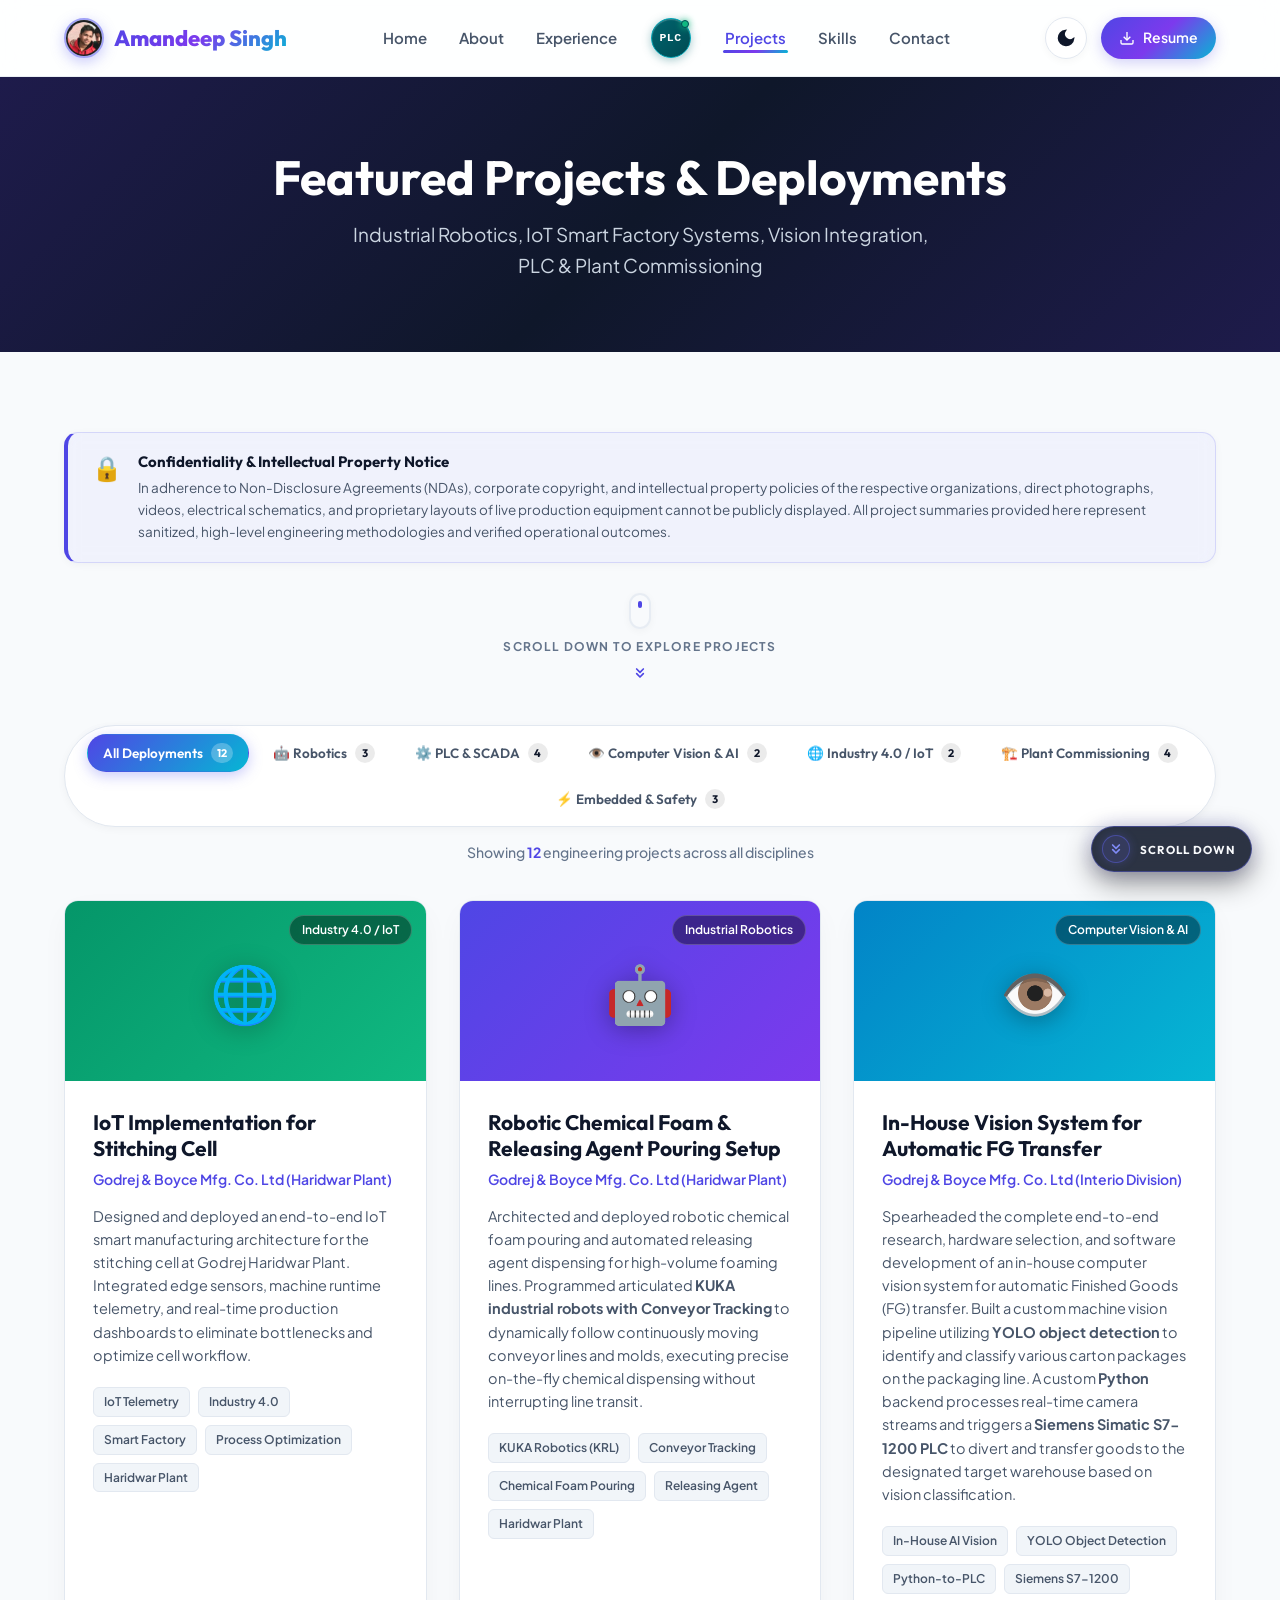
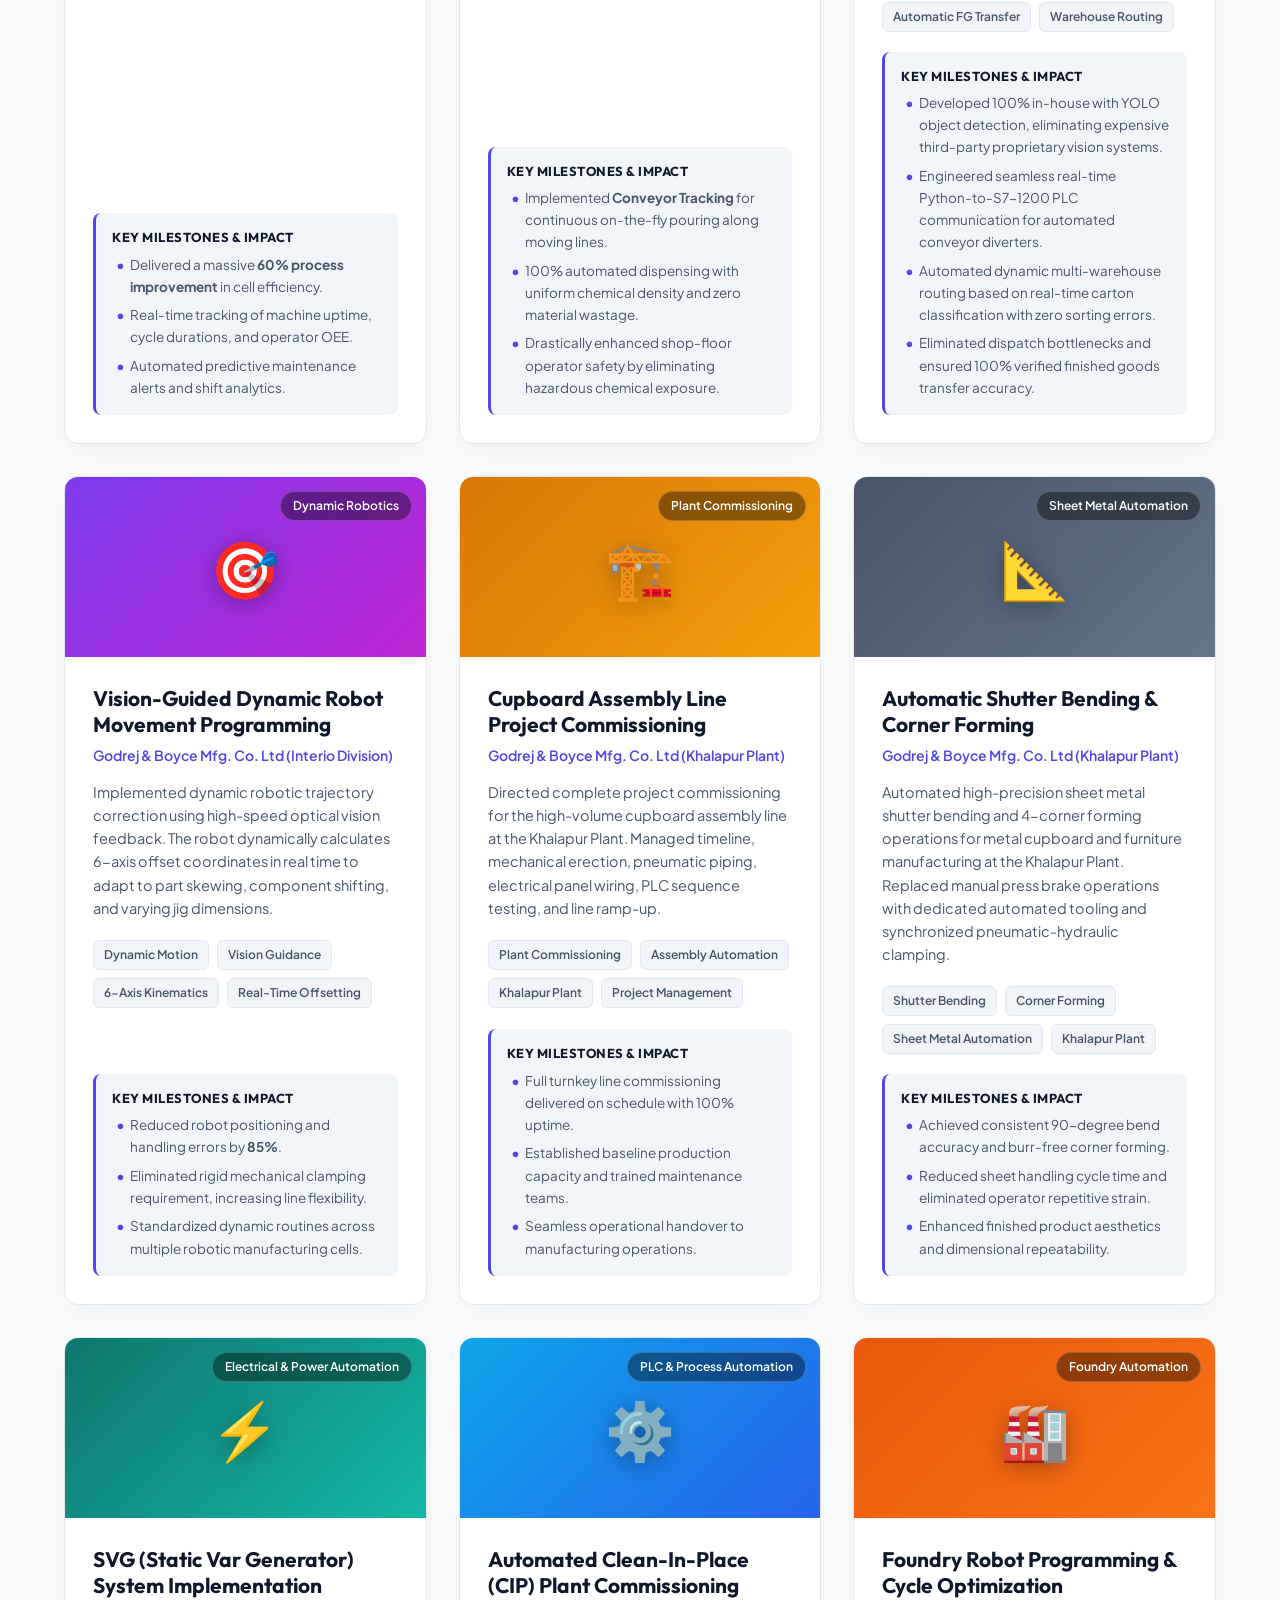
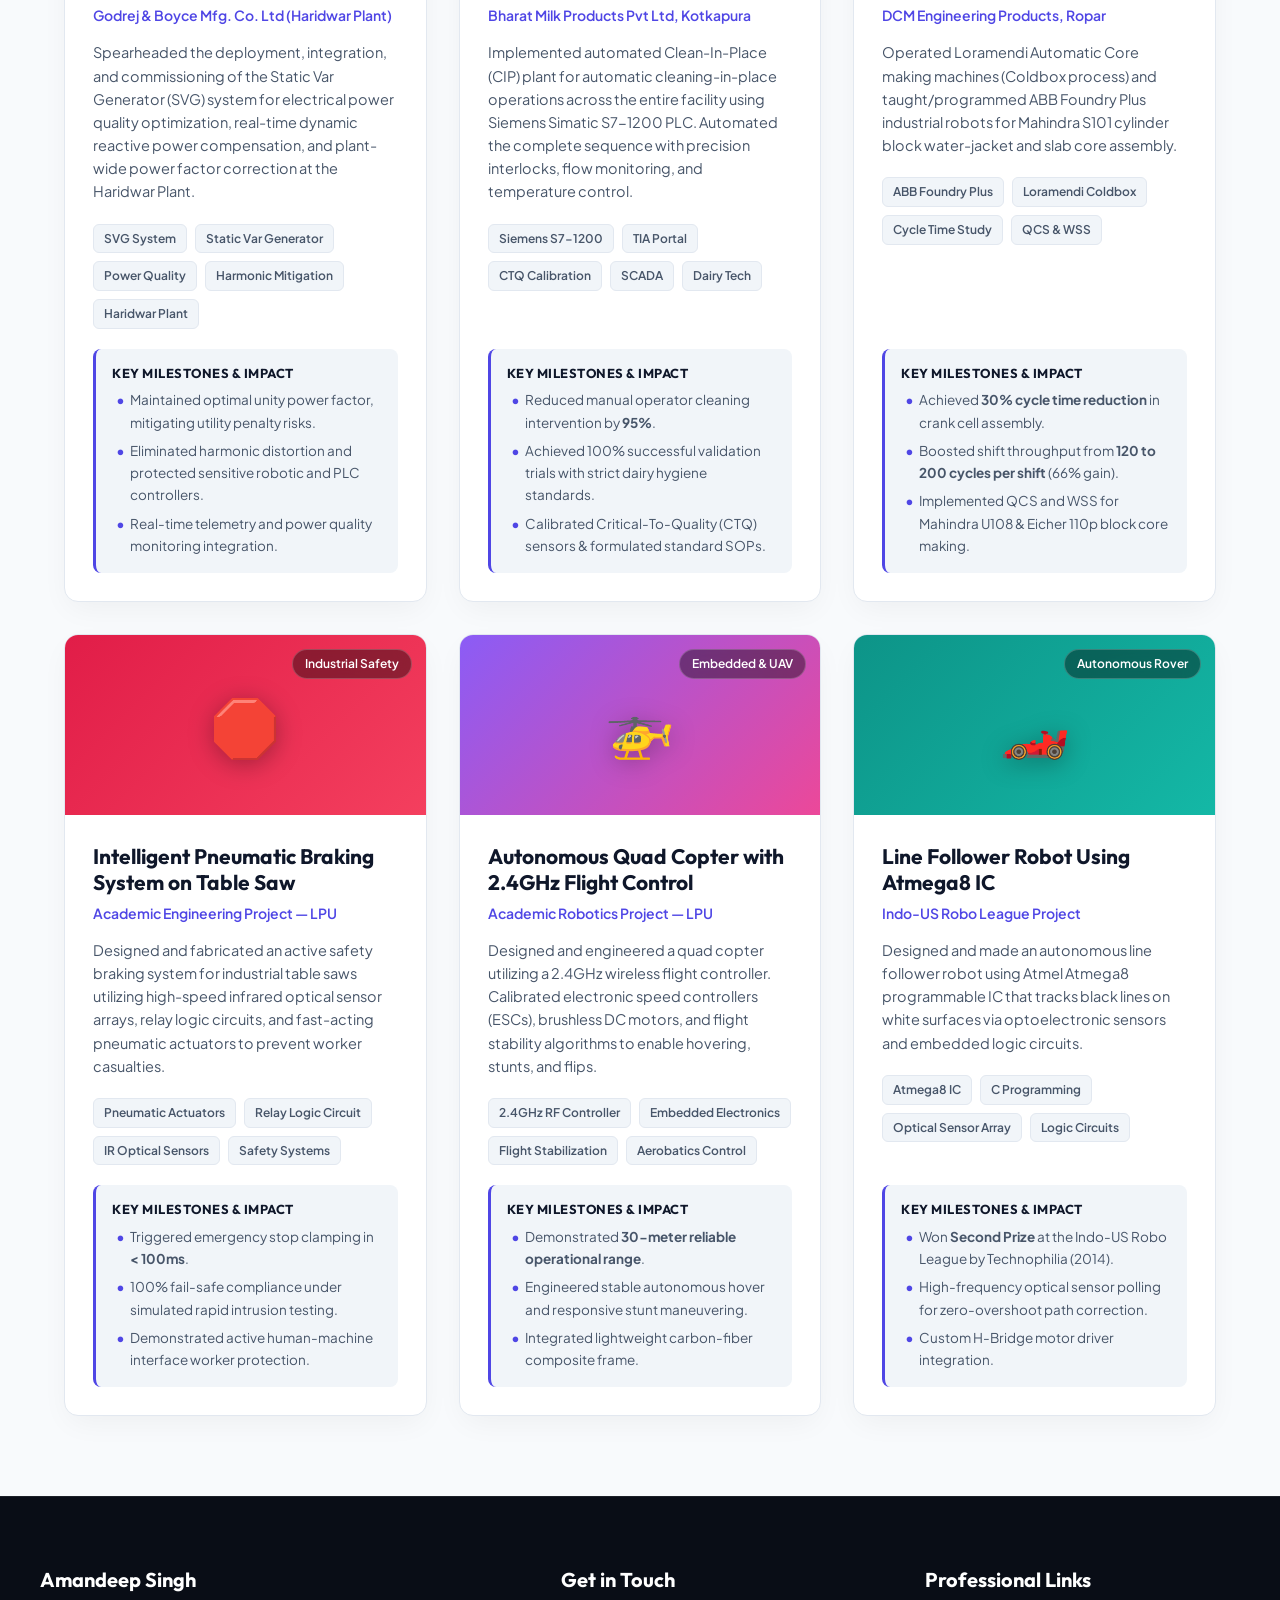
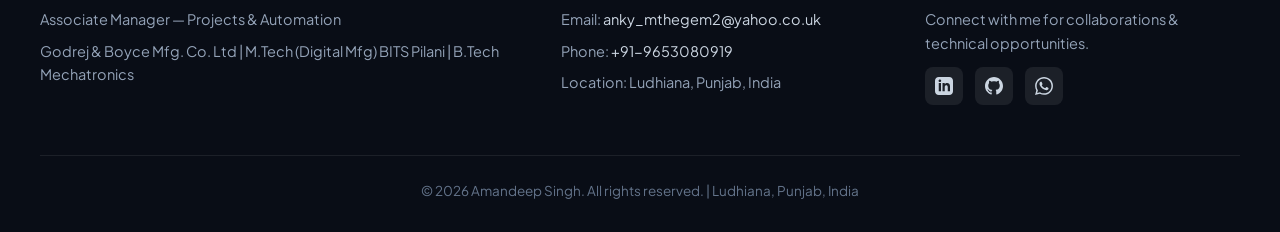
<file: projects.html>
<!DOCTYPE html>
<html lang="en" data-theme="light">
<head>
    <meta charset="UTF-8">
    <meta name="viewport" content="width=device-width, initial-scale=1.0">
    <title>Engineering Projects &amp; Deployments | Amandeep Singh</title>
    <meta name="description" content="Industrial engineering projects by Amandeep Singh: IoT Stitching Cell (60% improvement), Robotic Foam Pouring, Vision-Guided FG Transfer, Siemens S7-1200 CIP Plant, and Foundry Robotics.">
    <meta name="author" content="Amandeep Singh">
    <link rel="icon" type="image/png" href="profile_logo.png">
    <link rel="canonical" href="https://anky-mthegem.github.io/projects.html">

    <!-- Open Graph / LinkedIn / Facebook / WhatsApp -->
    <meta property="og:type" content="website">
    <meta property="og:url" content="https://anky-mthegem.github.io/projects.html">
    <meta property="og:title" content="Engineering Projects &amp; Deployments | Amandeep Singh">
    <meta property="og:description" content="Industrial engineering projects by Amandeep Singh: IoT Stitching Cell (60% improvement), Robotic Chemical Foam Pouring, In-House Vision Systems, and Siemens S7-1200 CIP Plants.">
    <meta property="og:image" content="https://anky-mthegem.github.io/profile_logo.png">
    <meta property="og:image:width" content="200">
    <meta property="og:image:height" content="201">
    <meta property="og:site_name" content="Amandeep Singh Portfolio">

    <!-- Twitter / X -->
    <meta name="twitter:card" content="summary">
    <meta name="twitter:url" content="https://anky-mthegem.github.io/projects.html">
    <meta name="twitter:title" content="Engineering Projects &amp; Deployments | Amandeep Singh">
    <meta name="twitter:description" content="Robotic cell deployments, IoT smart factories, YOLO vision pipelines, and Siemens PLC plants.">
    <meta name="twitter:image" content="https://anky-mthegem.github.io/profile_logo.png">

    <link rel="stylesheet" href="styles.css?v=3.8">
    <!-- Google Fonts Fast Non-Blocking Preconnect & Preload -->
    <link rel="preconnect" href="https://fonts.googleapis.com">
    <link rel="preconnect" href="https://fonts.gstatic.com" crossorigin>
    <link rel="preload" as="style" href="https://fonts.googleapis.com/css2?family=Outfit:wght@400;500;600;700;800&family=Plus+Jakarta+Sans:wght@400;500;600;700&display=swap">
    <link rel="stylesheet" href="https://fonts.googleapis.com/css2?family=Outfit:wght@400;500;600;700;800&family=Plus+Jakarta+Sans:wght@400;500;600;700&display=swap" media="print" onload="this.media='all'">
    <noscript>
        <link rel="stylesheet" href="https://fonts.googleapis.com/css2?family=Outfit:wght@400;500;600;700;800&family=Plus+Jakarta+Sans:wght@400;500;600;700&display=swap">
    </noscript>

    <!-- Google Structured Data / Rich Snippets (Schema.org) -->
    <script type="application/ld+json">
    {
      "@context": "https://schema.org",
      "@type": "ProfilePage",
      "dateCreated": "2024-01-01T00:00:00+05:30",
      "dateModified": "2026-10-04T20:25:00+05:30",
      "url": "https://anky-mthegem.github.io/projects.html",
      "name": "Industrial Automation & Robotics Projects | Amandeep Singh",
      "mainEntity": {
        "@type": "Person",
        "name": "Amandeep Singh",
        "alternateName": "Anky",
        "identifier": "anky-mthegem",
        "url": "https://anky-mthegem.github.io/",
        "image": "https://anky-mthegem.github.io/profile_logo.png",
        "jobTitle": "Associate Manager — Projects & Automation",
        "description": "Featured industrial robotics and automation projects by Amandeep Singh, including Godrej Lock Assembly Cells, Hero E-Bike Automated Rim Lines, Automated CIP Plant Systems, and DCM Foundry Optimization.",
        "worksFor": {
          "@type": "Organization",
          "name": "Godrej & Boyce Mfg. Co. Ltd",
          "url": "https://www.godrej.com/"
        },
        "sameAs": [
          "https://www.linkedin.com/in/anky-mthegem/",
          "https://github.com/anky-mthegem/"
        ]
      }
    }
    </script>
    <script type="application/ld+json">
    {
      "@context": "https://schema.org",
      "@type": "BreadcrumbList",
      "itemListElement": [
        {
          "@type": "ListItem",
          "position": 1,
          "name": "Home",
          "item": "https://anky-mthegem.github.io/"
        },
        {
          "@type": "ListItem",
          "position": 2,
          "name": "Projects",
          "item": "https://anky-mthegem.github.io/projects.html"
        }
      ]
    }
    </script>

    <!-- Instant Theme Init to prevent Flash of Unstyled Theme -->
    <script>(function(){try{var t=localStorage.getItem('portfolio-theme');if(!t&&window.matchMedia('(prefers-color-scheme: dark)').matches)t='dark';if(t)document.documentElement.setAttribute('data-theme',t);}catch(e){}})();</script>
</head>
<body>
    <!-- Navigation -->
    <nav class="navbar" aria-label="Main Navigation">
        <div class="nav-container">
            <a href="index.html" class="logo">
                <picture>
                    <source srcset="profile_logo.webp" type="image/webp">
                    <img src="profile_logo.png" alt="Amandeep Singh" class="logo-img" width="40" height="40" style="width:40px;height:40px;max-width:40px;max-height:40px;border-radius:50%;object-fit:cover;flex-shrink:0;">
                </picture>
                <span class="logo-text">Amandeep Singh</span>
            </a>
            <ul class="nav-menu">
                <li><a href="index.html" class="nav-link">Home</a></li>
                <li><a href="about.html" class="nav-link">About</a></li>
                <li><a href="experience.html" class="nav-link">Experience</a></li>
                <li class="nav-item-plc">
                    <a href="plc.html" class="nav-plc-badge-btn" title="Launch Siemens S7-1200 PLC Simulator" aria-label="PLC Simulator">
                        <span class="plc-nav-text">PLC</span>
                        <span class="plc-nav-led"></span>
                    </a>
                </li>
                <li><a href="projects.html" class="nav-link active">Projects</a></li>
                <li><a href="skills.html" class="nav-link">Skills</a></li>
                <li><a href="contact.html" class="nav-link">Contact</a></li>
            </ul>
            <div class="nav-actions">
                <button class="theme-toggle-btn" id="themeToggleBtn" aria-label="Toggle light/dark theme">
                    <svg viewBox="0 0 24 24" fill="none" stroke="currentColor" stroke-width="2"><path d="M21 12.79A9 9 0 1 1 11.21 3 7 7 0 0 0 21 12.79z"></path></svg>
                </button>
                <a href="Resume_Amandeep.pdf" class="btn-nav-resume" target="_blank" rel="noopener noreferrer">
                    <svg width="16" height="16" viewBox="0 0 24 24" fill="none" stroke="currentColor" stroke-width="2"><path d="M21 15v4a2 2 0 0 1-2 2H5a2 2 0 0 1-2-2v-4"></path><polyline points="7 10 12 15 17 10"></polyline><line x1="12" y1="15" x2="12" y2="3"></line></svg>
                    <span>Resume</span>
                </a>
                <button class="hamburger" aria-label="Open navigation menu" aria-expanded="false">
                    <span></span>
                    <span></span>
                    <span></span>
                </button>
            </div>
        </div>
    </nav>

    <!-- Page Header -->
    <header class="page-header">
        <div class="container">
            <h1>Featured Projects &amp; Deployments</h1>
            <p class="subtitle">Industrial Robotics, IoT Smart Factory Systems, Vision Integration, PLC &amp; Plant Commissioning</p>
        </div>
    </header>

    <!-- Projects Grid Section -->
    <main class="projects-page">
        <div class="container">
            <!-- Confidentiality & Intellectual Property Disclaimer -->
            <div class="nda-notice-box">
                <div class="nda-notice-icon">🔒</div>
                <div class="nda-notice-content">
                    <h4>Confidentiality &amp; Intellectual Property Notice</h4>
                    <p>In adherence to Non-Disclosure Agreements (NDAs), corporate copyright, and intellectual property policies of the respective organizations, direct photographs, videos, electrical schematics, and proprietary layouts of live production equipment cannot be publicly displayed. All project summaries provided here represent sanitized, high-level engineering methodologies and verified operational outcomes.</p>
                </div>
            </div>

            <!-- Scroll Down Indicator -->
            <div class="projects-scroll-down">
                <a href="#projectsGrid" class="scroll-down-btn" aria-label="Scroll down to explore project case studies">
                    <div class="scroll-mouse-icon">
                        <div class="scroll-wheel-dot"></div>
                    </div>
                    <span>Scroll Down to Explore Projects</span>
                    <svg class="scroll-down-arrow" width="16" height="16" viewBox="0 0 24 24" fill="none" stroke="currentColor" stroke-width="2.5" stroke-linecap="round" stroke-linejoin="round">
                        <path d="M7 13l5 5 5-5M7 6l5 5 5-5"/>
                    </svg>
                </a>
            </div>

                        <!-- Category Filter Tabs Toolbar -->
            <div class="projects-filter-section" id="projectsFilterSection">
                <div class="projects-filter-bar" role="toolbar" aria-label="Filter Projects by Discipline">
                    <button type="button" class="project-filter-btn active" data-filter="all">
                        <span>All Deployments</span>
                        <span class="filter-count">12</span>
                    </button>
                    <button type="button" class="project-filter-btn" data-filter="robotics">
                        <span>🤖 Robotics</span>
                        <span class="filter-count">3</span>
                    </button>
                    <button type="button" class="project-filter-btn" data-filter="plc">
                        <span>⚙️ PLC &amp; SCADA</span>
                        <span class="filter-count">4</span>
                    </button>
                    <button type="button" class="project-filter-btn" data-filter="vision">
                        <span>👁️ Computer Vision &amp; AI</span>
                        <span class="filter-count">2</span>
                    </button>
                    <button type="button" class="project-filter-btn" data-filter="iot">
                        <span>🌐 Industry 4.0 / IoT</span>
                        <span class="filter-count">2</span>
                    </button>
                    <button type="button" class="project-filter-btn" data-filter="commissioning">
                        <span>🏗️ Plant Commissioning</span>
                        <span class="filter-count">4</span>
                    </button>
                    <button type="button" class="project-filter-btn" data-filter="embedded">
                        <span>⚡ Embedded &amp; Safety</span>
                        <span class="filter-count">3</span>
                    </button>
                </div>
                <div class="filter-status-text" id="filterStatusText" aria-live="polite">
                    Showing <strong>12</strong> engineering projects across all disciplines
                </div>
            </div>

<div class="projects-grid" id="projectsGrid">
                <!-- Project 1: IoT Stitching Cell -->
                <article class="project-card-large" data-category="iot plc">
                    <div class="project-banner" style="background: linear-gradient(135deg, #059669 0%, #10b981 100%);">
                        <span class="project-banner-icon">🌐</span>
                        <span class="project-category-badge">Industry 4.0 / IoT</span>
                    </div>
                    <div class="project-info">
                        <h3>IoT Implementation for Stitching Cell</h3>
                        <p class="project-company">Godrej &amp; Boyce Mfg. Co. Ltd (Haridwar Plant)</p>
                        <p class="project-desc">
                            Designed and deployed an end-to-end IoT smart manufacturing architecture for the stitching cell at Godrej Haridwar Plant. Integrated edge sensors, machine runtime telemetry, and real-time production dashboards to eliminate bottlenecks and optimize cell workflow.
                        </p>
                        <div class="project-tags">
                            <span>IoT Telemetry</span>
                            <span>Industry 4.0</span>
                            <span>Smart Factory</span>
                            <span>Process Optimization</span>
                            <span>Haridwar Plant</span>
                        </div>
                        <div class="project-achievements">
                            <h4>Key Milestones &amp; Impact</h4>
                            <ul>
                                <li>Delivered a massive <strong>60% process improvement</strong> in cell efficiency.</li>
                                <li>Real-time tracking of machine uptime, cycle durations, and operator OEE.</li>
                                <li>Automated predictive maintenance alerts and shift analytics.</li>
                            </ul>
                        </div>
                    </div>
                </article>

                <!-- Project 2: Godrej Robotic Foam Pouring & Releasing Agent -->
                <article class="project-card-large" data-category="robotics commissioning">
                    <div class="project-banner" style="background: linear-gradient(135deg, #4f46e5 0%, #7c3aed 100%);">
                        <span class="project-banner-icon">🤖</span>
                        <span class="project-category-badge">Industrial Robotics</span>
                    </div>
                    <div class="project-info">
                        <h3>Robotic Chemical Foam &amp; Releasing Agent Pouring Setup</h3>
                        <p class="project-company">Godrej &amp; Boyce Mfg. Co. Ltd (Haridwar Plant)</p>
                        <p class="project-desc">
                            Architected and deployed robotic chemical foam pouring and automated releasing agent dispensing for high-volume foaming lines. Programmed articulated <strong>KUKA industrial robots with Conveyor Tracking</strong> to dynamically follow continuously moving conveyor lines and molds, executing precise on-the-fly chemical dispensing without interrupting line transit.
                        </p>
                        <div class="project-tags">
                            <span>KUKA Robotics (KRL)</span>
                            <span>Conveyor Tracking</span>
                            <span>Chemical Foam Pouring</span>
                            <span>Releasing Agent</span>
                            <span>Haridwar Plant</span>
                        </div>
                        <div class="project-achievements">
                            <h4>Key Milestones &amp; Impact</h4>
                            <ul>
                                <li>Implemented <strong>Conveyor Tracking</strong> for continuous on-the-fly pouring along moving lines.</li>
                                <li>100% automated dispensing with uniform chemical density and zero material wastage.</li>
                                <li>Drastically enhanced shop-floor operator safety by eliminating hazardous chemical exposure.</li>
                            </ul>
                        </div>
                    </div>
                </article>

                <!-- Project 3: In-House Vision System for Automatic FG Transfer -->
                <article class="project-card-large" data-category="vision plc">
                    <div class="project-banner" style="background: linear-gradient(135deg, #0284c7 0%, #06b6d4 100%);">
                        <span class="project-banner-icon">👁️</span>
                        <span class="project-category-badge">Computer Vision &amp; AI</span>
                    </div>
                    <div class="project-info">
                        <h3>In-House Vision System for Automatic FG Transfer</h3>
                        <p class="project-company">Godrej &amp; Boyce Mfg. Co. Ltd (Interio Division)</p>
                        <p class="project-desc">
                            Spearheaded the complete end-to-end research, hardware selection, and software development of an in-house computer vision system for automatic Finished Goods (FG) transfer. Built a custom machine vision pipeline utilizing <strong>YOLO object detection</strong> to identify and classify various carton packages on the packaging line. A custom <strong>Python</strong> backend processes real-time camera streams and triggers a <strong>Siemens Simatic S7-1200 PLC</strong> to divert and transfer goods to the designated target warehouse based on vision classification.
                        </p>
                        <div class="project-tags">
                            <span>In-House AI Vision</span>
                            <span>YOLO Object Detection</span>
                            <span>Python-to-PLC</span>
                            <span>Siemens S7-1200</span>
                            <span>Automatic FG Transfer</span>
                            <span>Warehouse Routing</span>
                        </div>
                        <div class="project-achievements">
                            <h4>Key Milestones &amp; Impact</h4>
                            <ul>
                                <li>Developed 100% in-house with YOLO object detection, eliminating expensive third-party proprietary vision systems.</li>
                                <li>Engineered seamless real-time Python-to-S7-1200 PLC communication for automated conveyor diverters.</li>
                                <li>Automated dynamic multi-warehouse routing based on real-time carton classification with zero sorting errors.</li>
                                <li>Eliminated dispatch bottlenecks and ensured 100% verified finished goods transfer accuracy.</li>
                            </ul>
                        </div>
                    </div>
                </article>

                <!-- Project 4: Dynamic Robot Movement Vision Programming -->
                <article class="project-card-large" data-category="robotics vision">
                    <div class="project-banner" style="background: linear-gradient(135deg, #7c3aed 0%, #c026d3 100%);">
                        <span class="project-banner-icon">🎯</span>
                        <span class="project-category-badge">Dynamic Robotics</span>
                    </div>
                    <div class="project-info">
                        <h3>Vision-Guided Dynamic Robot Movement Programming</h3>
                        <p class="project-company">Godrej &amp; Boyce Mfg. Co. Ltd (Interio Division)</p>
                        <p class="project-desc">
                            Implemented dynamic robotic trajectory correction using high-speed optical vision feedback. The robot dynamically calculates 6-axis offset coordinates in real time to adapt to part skewing, component shifting, and varying jig dimensions.
                        </p>
                        <div class="project-tags">
                            <span>Dynamic Motion</span>
                            <span>Vision Guidance</span>
                            <span>6-Axis Kinematics</span>
                            <span>Real-Time Offsetting</span>
                        </div>
                        <div class="project-achievements">
                            <h4>Key Milestones &amp; Impact</h4>
                            <ul>
                                <li>Reduced robot positioning and handling errors by <strong>85%</strong>.</li>
                                <li>Eliminated rigid mechanical clamping requirement, increasing line flexibility.</li>
                                <li>Standardized dynamic routines across multiple robotic manufacturing cells.</li>
                            </ul>
                        </div>
                    </div>
                </article>

                <!-- Project 5: Cupboard Assembly Line Khalapur -->
                <article class="project-card-large" data-category="commissioning">
                    <div class="project-banner" style="background: linear-gradient(135deg, #d97706 0%, #f59e0b 100%);">
                        <span class="project-banner-icon">🏗️</span>
                        <span class="project-category-badge">Plant Commissioning</span>
                    </div>
                    <div class="project-info">
                        <h3>Cupboard Assembly Line Project Commissioning</h3>
                        <p class="project-company">Godrej &amp; Boyce Mfg. Co. Ltd (Khalapur Plant)</p>
                        <p class="project-desc">
                            Directed complete project commissioning for the high-volume cupboard assembly line at the Khalapur Plant. Managed timeline, mechanical erection, pneumatic piping, electrical panel wiring, PLC sequence testing, and line ramp-up.
                        </p>
                        <div class="project-tags">
                            <span>Plant Commissioning</span>
                            <span>Assembly Automation</span>
                            <span>Khalapur Plant</span>
                            <span>Project Management</span>
                        </div>
                        <div class="project-achievements">
                            <h4>Key Milestones &amp; Impact</h4>
                            <ul>
                                <li>Full turnkey line commissioning delivered on schedule with 100% uptime.</li>
                                <li>Established baseline production capacity and trained maintenance teams.</li>
                                <li>Seamless operational handover to manufacturing operations.</li>
                            </ul>
                        </div>
                    </div>
                </article>

                <!-- Project 6: Shutter Bending & Corner Forming (Khalapur) -->
                <article class="project-card-large" data-category="commissioning">
                    <div class="project-banner" style="background: linear-gradient(135deg, #475569 0%, #64748b 100%);">
                        <span class="project-banner-icon">📐</span>
                        <span class="project-category-badge">Sheet Metal Automation</span>
                    </div>
                    <div class="project-info">
                        <h3>Automatic Shutter Bending &amp; Corner Forming</h3>
                        <p class="project-company">Godrej &amp; Boyce Mfg. Co. Ltd (Khalapur Plant)</p>
                        <p class="project-desc">
                            Automated high-precision sheet metal shutter bending and 4-corner forming operations for metal cupboard and furniture manufacturing at the Khalapur Plant. Replaced manual press brake operations with dedicated automated tooling and synchronized pneumatic-hydraulic clamping.
                        </p>
                        <div class="project-tags">
                            <span>Shutter Bending</span>
                            <span>Corner Forming</span>
                            <span>Sheet Metal Automation</span>
                            <span>Khalapur Plant</span>
                        </div>
                        <div class="project-achievements">
                            <h4>Key Milestones &amp; Impact</h4>
                            <ul>
                                <li>Achieved consistent 90-degree bend accuracy and burr-free corner forming.</li>
                                <li>Reduced sheet handling cycle time and eliminated operator repetitive strain.</li>
                                <li>Enhanced finished product aesthetics and dimensional repeatability.</li>
                            </ul>
                        </div>
                    </div>
                </article>

                <!-- Project 7: SVG System (Haridwar) -->
                <article class="project-card-large" data-category="plc iot">
                    <div class="project-banner" style="background: linear-gradient(135deg, #0f766e 0%, #14b8a6 100%);">
                        <span class="project-banner-icon">⚡</span>
                        <span class="project-category-badge">Electrical &amp; Power Automation</span>
                    </div>
                    <div class="project-info">
                        <h3>SVG (Static Var Generator) System Implementation</h3>
                        <p class="project-company">Godrej &amp; Boyce Mfg. Co. Ltd (Haridwar Plant)</p>
                        <p class="project-desc">
                            Spearheaded the deployment, integration, and commissioning of the Static Var Generator (SVG) system for electrical power quality optimization, real-time dynamic reactive power compensation, and plant-wide power factor correction at the Haridwar Plant.
                        </p>
                        <div class="project-tags">
                            <span>SVG System</span>
                            <span>Static Var Generator</span>
                            <span>Power Quality</span>
                            <span>Harmonic Mitigation</span>
                            <span>Haridwar Plant</span>
                        </div>
                        <div class="project-achievements">
                            <h4>Key Milestones &amp; Impact</h4>
                            <ul>
                                <li>Maintained optimal unity power factor, mitigating utility penalty risks.</li>
                                <li>Eliminated harmonic distortion and protected sensitive robotic and PLC controllers.</li>
                                <li>Real-time telemetry and power quality monitoring integration.</li>
                            </ul>
                        </div>
                    </div>
                </article>

                <!-- Project 7: CIP Plant Commissioning -->
                <article class="project-card-large" data-category="plc commissioning">
                    <div class="project-banner" style="background: linear-gradient(135deg, #0ea5e9 0%, #2563eb 100%);">
                        <span class="project-banner-icon">⚙️</span>
                        <span class="project-category-badge">PLC &amp; Process Automation</span>
                    </div>
                    <div class="project-info">
                        <h3>Automated Clean-In-Place (CIP) Plant Commissioning</h3>
                        <p class="project-company">Bharat Milk Products Pvt Ltd, Kotkapura</p>
                        <p class="project-desc">
                            Implemented automated Clean-In-Place (CIP) plant for automatic cleaning-in-place operations across the entire facility using Siemens Simatic S7-1200 PLC. Automated the complete sequence with precision interlocks, flow monitoring, and temperature control.
                        </p>
                        <div class="project-tags">
                            <span>Siemens S7-1200</span>
                            <span>TIA Portal</span>
                            <span>CTQ Calibration</span>
                            <span>SCADA</span>
                            <span>Dairy Tech</span>
                        </div>
                        <div class="project-achievements">
                            <h4>Key Milestones &amp; Impact</h4>
                            <ul>
                                <li>Reduced manual operator cleaning intervention by <strong>95%</strong>.</li>
                                <li>Achieved 100% successful validation trials with strict dairy hygiene standards.</li>
                                <li>Calibrated Critical-To-Quality (CTQ) sensors &amp; formulated standard SOPs.</li>
                            </ul>
                        </div>
                    </div>
                </article>

                <!-- Project 8: DCM Foundry Robots -->
                <article class="project-card-large" data-category="robotics">
                    <div class="project-banner" style="background: linear-gradient(135deg, #ea580c 0%, #f97316 100%);">
                        <span class="project-banner-icon">🏭</span>
                        <span class="project-category-badge">Foundry Automation</span>
                    </div>
                    <div class="project-info">
                        <h3>Foundry Robot Programming &amp; Cycle Optimization</h3>
                        <p class="project-company">DCM Engineering Products, Ropar</p>
                        <p class="project-desc">
                            Operated Loramendi Automatic Core making machines (Coldbox process) and taught/programmed ABB Foundry Plus industrial robots for Mahindra S101 cylinder block water-jacket and slab core assembly.
                        </p>
                        <div class="project-tags">
                            <span>ABB Foundry Plus</span>
                            <span>Loramendi Coldbox</span>
                            <span>Cycle Time Study</span>
                            <span>QCS &amp; WSS</span>
                        </div>
                        <div class="project-achievements">
                            <h4>Key Milestones &amp; Impact</h4>
                            <ul>
                                <li>Achieved <strong>30% cycle time reduction</strong> in crank cell assembly.</li>
                                <li>Boosted shift throughput from <strong>120 to 200 cycles per shift</strong> (66% gain).</li>
                                <li>Implemented QCS and WSS for Mahindra U108 &amp; Eicher 110p block core making.</li>
                            </ul>
                        </div>
                    </div>
                </article>

                <!-- Project 9: Table Saw Braking Safety -->
                <article class="project-card-large" data-category="embedded">
                    <div class="project-banner" style="background: linear-gradient(135deg, #e11d48 0%, #f43f5e 100%);">
                        <span class="project-banner-icon">🛑</span>
                        <span class="project-category-badge">Industrial Safety</span>
                    </div>
                    <div class="project-info">
                        <h3>Intelligent Pneumatic Braking System on Table Saw</h3>
                        <p class="project-company">Academic Engineering Project — LPU</p>
                        <p class="project-desc">
                            Designed and fabricated an active safety braking system for industrial table saws utilizing high-speed infrared optical sensor arrays, relay logic circuits, and fast-acting pneumatic actuators to prevent worker casualties.
                        </p>
                        <div class="project-tags">
                            <span>Pneumatic Actuators</span>
                            <span>Relay Logic Circuit</span>
                            <span>IR Optical Sensors</span>
                            <span>Safety Systems</span>
                        </div>
                        <div class="project-achievements">
                            <h4>Key Milestones &amp; Impact</h4>
                            <ul>
                                <li>Triggered emergency stop clamping in <strong>&lt; 100ms</strong>.</li>
                                <li>100% fail-safe compliance under simulated rapid intrusion testing.</li>
                                <li>Demonstrated active human-machine interface worker protection.</li>
                            </ul>
                        </div>
                    </div>
                </article>

                <!-- Project 10: Quad Copter -->
                <article class="project-card-large" data-category="embedded">
                    <div class="project-banner" style="background: linear-gradient(135deg, #8b5cf6 0%, #ec4899 100%);">
                        <span class="project-banner-icon">🚁</span>
                        <span class="project-category-badge">Embedded &amp; UAV</span>
                    </div>
                    <div class="project-info">
                        <h3>Autonomous Quad Copter with 2.4GHz Flight Control</h3>
                        <p class="project-company">Academic Robotics Project — LPU</p>
                        <p class="project-desc">
                            Designed and engineered a quad copter utilizing a 2.4GHz wireless flight controller. Calibrated electronic speed controllers (ESCs), brushless DC motors, and flight stability algorithms to enable hovering, stunts, and flips.
                        </p>
                        <div class="project-tags">
                            <span>2.4GHz RF Controller</span>
                            <span>Embedded Electronics</span>
                            <span>Flight Stabilization</span>
                            <span>Aerobatics Control</span>
                        </div>
                        <div class="project-achievements">
                            <h4>Key Milestones &amp; Impact</h4>
                            <ul>
                                <li>Demonstrated <strong>30-meter reliable operational range</strong>.</li>
                                <li>Engineered stable autonomous hover and responsive stunt maneuvering.</li>
                                <li>Integrated lightweight carbon-fiber composite frame.</li>
                            </ul>
                        </div>
                    </div>
                </article>

                <!-- Project 11: Line Follower Robot -->
                <article class="project-card-large" data-category="embedded">
                    <div class="project-banner" style="background: linear-gradient(135deg, #0d9488 0%, #14b8a6 100%);">
                        <span class="project-banner-icon">🏎️</span>
                        <span class="project-category-badge">Autonomous Rover</span>
                    </div>
                    <div class="project-info">
                        <h3>Line Follower Robot Using Atmega8 IC</h3>
                        <p class="project-company">Indo-US Robo League Project</p>
                        <p class="project-desc">
                            Designed and made an autonomous line follower robot using Atmel Atmega8 programmable IC that tracks black lines on white surfaces via optoelectronic sensors and embedded logic circuits.
                        </p>
                        <div class="project-tags">
                            <span>Atmega8 IC</span>
                            <span>C Programming</span>
                            <span>Optical Sensor Array</span>
                            <span>Logic Circuits</span>
                        </div>
                        <div class="project-achievements">
                            <h4>Key Milestones &amp; Impact</h4>
                            <ul>
                                <li>Won <strong>Second Prize</strong> at the Indo-US Robo League by Technophilia (2014).</li>
                                <li>High-frequency optical sensor polling for zero-overshoot path correction.</li>
                                <li>Custom H-Bridge motor driver integration.</li>
                            </ul>
                        </div>
                    </div>
                </article>
            </div>
        </div>
    </main>

    <!-- Footer -->
    <footer class="footer">
        <div class="footer-content">
            <div class="footer-section">
                <h4>Amandeep Singh</h4>
                <p>Associate Manager — Projects &amp; Automation</p>
                <p>Godrej &amp; Boyce Mfg. Co. Ltd | M.Tech (Digital Mfg) BITS Pilani | B.Tech Mechatronics</p>
            </div>
            <div class="footer-section">
                <h4>Get in Touch</h4>
                <p>Email: <a href="mailto:anky_mthegem2@yahoo.co.uk">anky_mthegem2@yahoo.co.uk</a></p>
                <p>Phone: <a href="tel:+919653080919">+91-9653080919</a></p>
                <p>Location: Ludhiana, Punjab, India</p>
            </div>
            <div class="footer-section">
                <h4>Professional Links</h4>
                <p>Connect with me for collaborations &amp; technical opportunities.</p>
                <div class="footer-social-links">
                    <a href="https://www.linkedin.com/in/anky-mthegem/" target="_blank" rel="noopener noreferrer" class="footer-social-link" title="LinkedIn Profile" aria-label="LinkedIn Profile">
                        <svg width="18" height="18" viewBox="0 0 24 24" fill="currentColor"><path d="M19 0h-14c-2.761 0-5 2.239-5 5v14c0 2.761 2.239 5 5 5h14c2.762 0 5-2.239 5-5v-14c0-2.761-2.238-5-5-5zm-11 19h-3v-11h3v11zm-1.5-12.268c-.966 0-1.75-.79-1.75-1.764s.784-1.764 1.75-1.764 1.75.79 1.75 1.764-.783 1.764-1.75 1.764zm13.5 12.268h-3v-5.604c0-3.368-4-3.113-4 0v5.604h-3v-11h3v1.765c1.396-2.586 7-2.777 7 2.476v6.759z"/></svg>
                    </a>
                    <a href="https://github.com/anky-mthegem/" target="_blank" rel="noopener noreferrer" class="footer-social-link" title="GitHub Profile" aria-label="GitHub Profile">
                        <svg width="18" height="18" viewBox="0 0 24 24" fill="currentColor"><path d="M12 0c-6.626 0-12 5.373-12 12 0 5.302 3.438 9.8 8.207 11.387.599.111.793-.261.793-.577v-2.234c-3.338.726-4.033-1.416-4.033-1.416-.546-1.387-1.333-1.756-1.333-1.756-1.089-.745.083-.729.083-.729 1.205.084 1.839 1.237 1.839 1.237 1.07 1.834 2.807 1.304 3.492.997.107-.775.418-1.305.762-1.604-2.665-.305-5.467-1.334-5.467-5.931 0-1.311.469-2.381 1.236-3.221-.124-.303-.535-1.524.117-3.176 0 0 1.008-.322 3.301 1.23.957-.266 1.983-.399 3.003-.404 1.02.005 2.047.138 3.006.404 2.291-1.552 3.297-1.23 3.297-1.23.653 1.653.242 2.874.118 3.176.77.84 1.235 1.911 1.235 3.221 0 4.609-2.807 5.624-5.479 5.921.43.372.823 1.102.823 2.222v3.293c0 .319.192.694.801.576 4.765-1.589 8.199-6.086 8.199-11.386 0-6.627-5.373-12-12-12z"/></svg>
                    </a>
                                    <a href="https://wa.me/919653080919?text=Hi%20Amandeep,%20I%20saw%20your%20portfolio%20and%20would%20like%20to%20connect." target="_blank" rel="noopener noreferrer"
                        class="footer-social-link footer-whatsapp" title="Chat on WhatsApp" aria-label="Chat on WhatsApp">
                        <svg width="18" height="18" viewBox="0 0 24 24" fill="currentColor">
                            <path d="M.057 24l1.687-6.163c-1.041-1.804-1.588-3.849-1.587-5.946.003-6.556 5.338-11.891 11.893-11.891 3.181.001 6.167 1.24 8.413 3.488 2.245 2.248 3.481 5.236 3.48 8.414-.003 6.557-5.338 11.892-11.893 11.892-1.99-.001-3.951-.5-5.688-1.448l-6.305 1.654zm6.597-3.807c1.676.995 3.276 1.591 5.392 1.592 5.448 0 9.886-4.434 9.889-9.885.002-5.462-4.415-9.89-9.881-9.892-5.452 0-9.887 4.434-9.889 9.884-.001 2.225.651 3.891 1.746 5.634l-.999 3.648 3.742-.981zm11.387-5.464c-.074-.124-.272-.198-.57-.347-.297-.149-1.758-.868-2.031-.967-.272-.099-.47-.149-.669.149-.198.297-.768.967-.941 1.165-.173.198-.347.223-.644.074-.297-.149-1.255-.462-2.39-1.475-.883-.788-1.48-1.761-1.653-2.059-.173-.297-.018-.458.13-.606.134-.133.297-.347.446-.521.151-.172.2-.296.3-.495.099-.198.05-.372-.025-.521-.075-.148-.669-1.611-.916-2.206-.242-.579-.487-.501-.669-.51l-.57-.01c-.198 0-.52.074-.792.372s-1.04 1.016-1.04 2.479 1.065 2.876 1.213 3.074c.149.198 2.095 3.2 5.076 4.487.709.306 1.263.489 1.694.626.712.226 1.36.194 1.872.118.571-.085 1.758-.719 2.006-1.413.248-.695.248-1.29.173-1.414z"/>
                        </svg>
                    </a>
                </div>
            </div>
        </div>
        <div class="footer-bottom">
            <p>&copy; 2026 Amandeep Singh. All rights reserved. | Ludhiana, Punjab, India</p>
        </div>
    </footer>

    <!-- Fixed Floating Pill Scroll Action Widget -->
    <div class="floating-pill-wrap is-down" id="floatingPill">
        <button type="button" class="floating-pill-btn" id="floatingScrollBtn" aria-label="Scroll down to explore page">
            <span class="floating-pill-icon-box">
                <svg class="floating-pill-icon-arrow" width="16" height="16" viewBox="0 0 24 24" fill="none" stroke="currentColor" stroke-width="2.5" stroke-linecap="round" stroke-linejoin="round">
                    <path id="pillArrowPath" d="M7 13l5 5 5-5M7 6l5 5 5-5"/>
                </svg>
            </span>
            <span class="floating-pill-label" id="pillLabel">Scroll Down</span>
        </button>
    </div>

    <script src="script.js?v=3.8" defer></script>
</body>
</html>
</file>
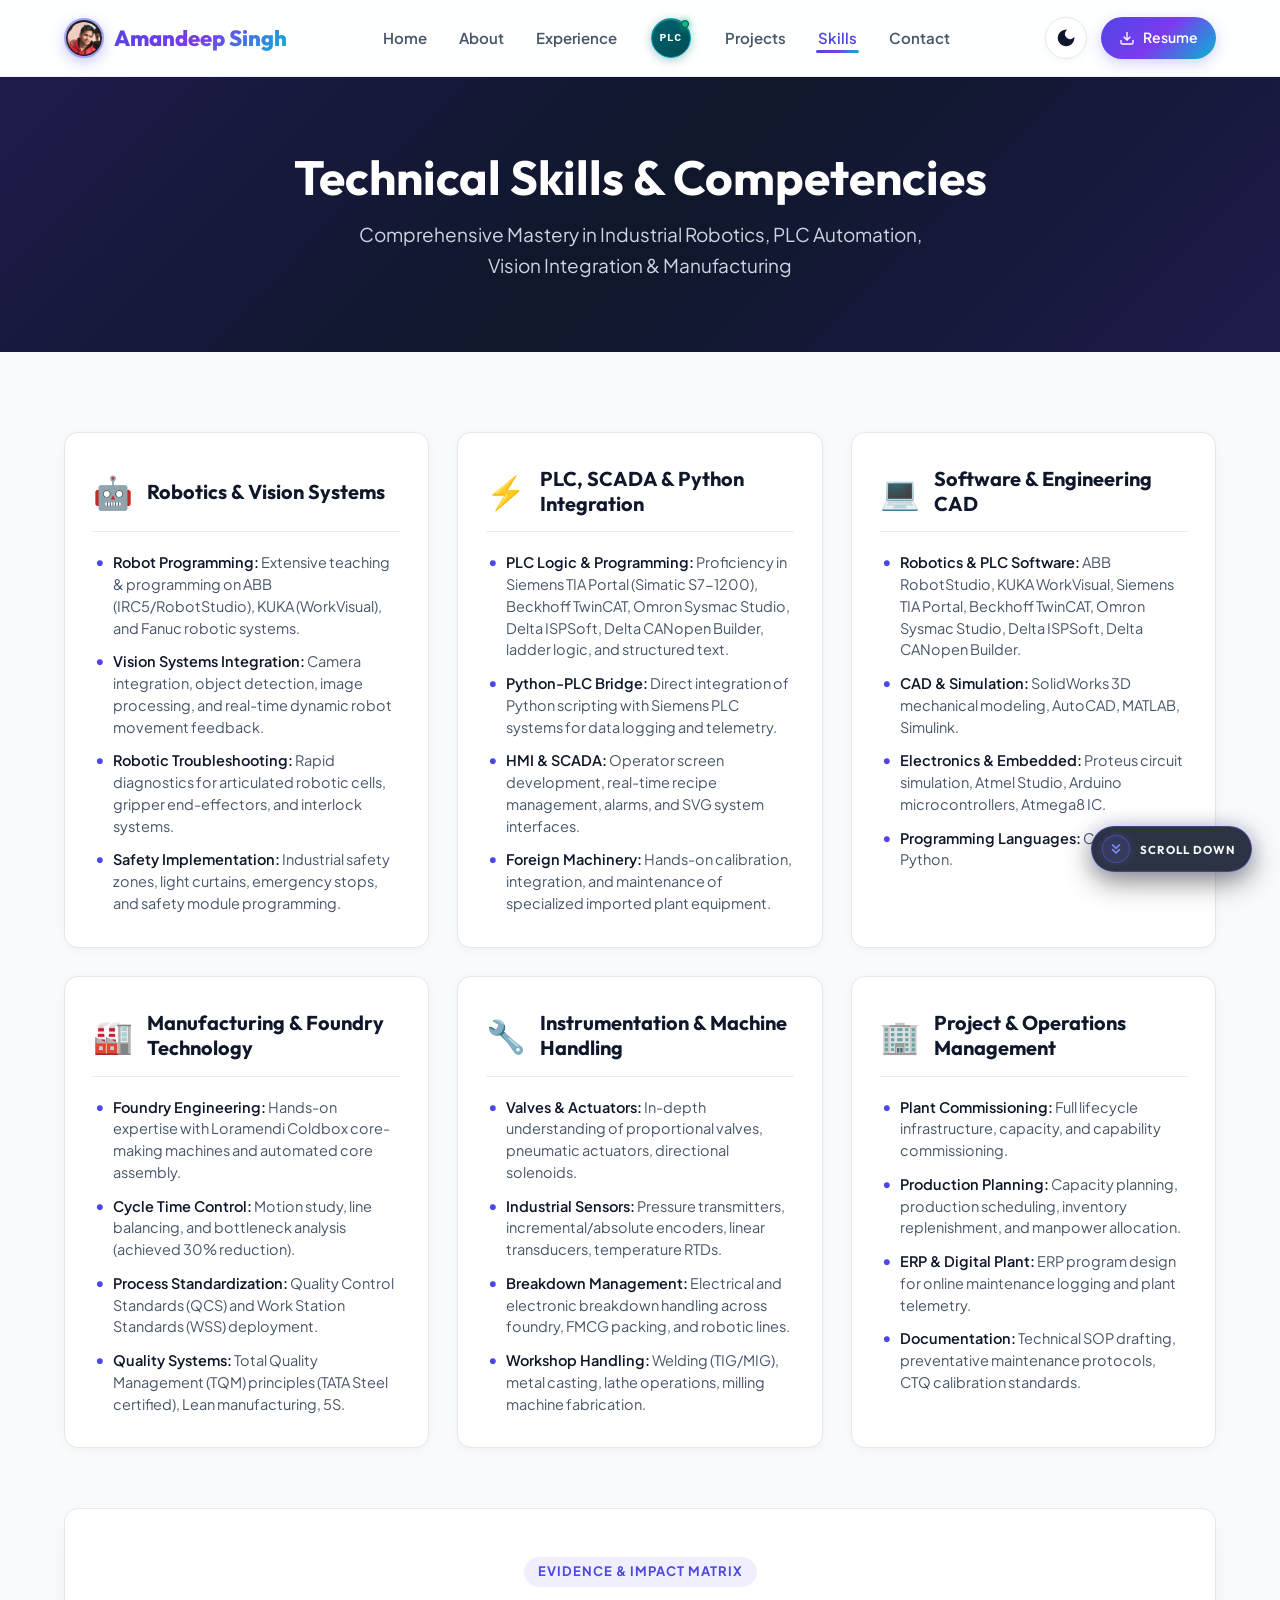
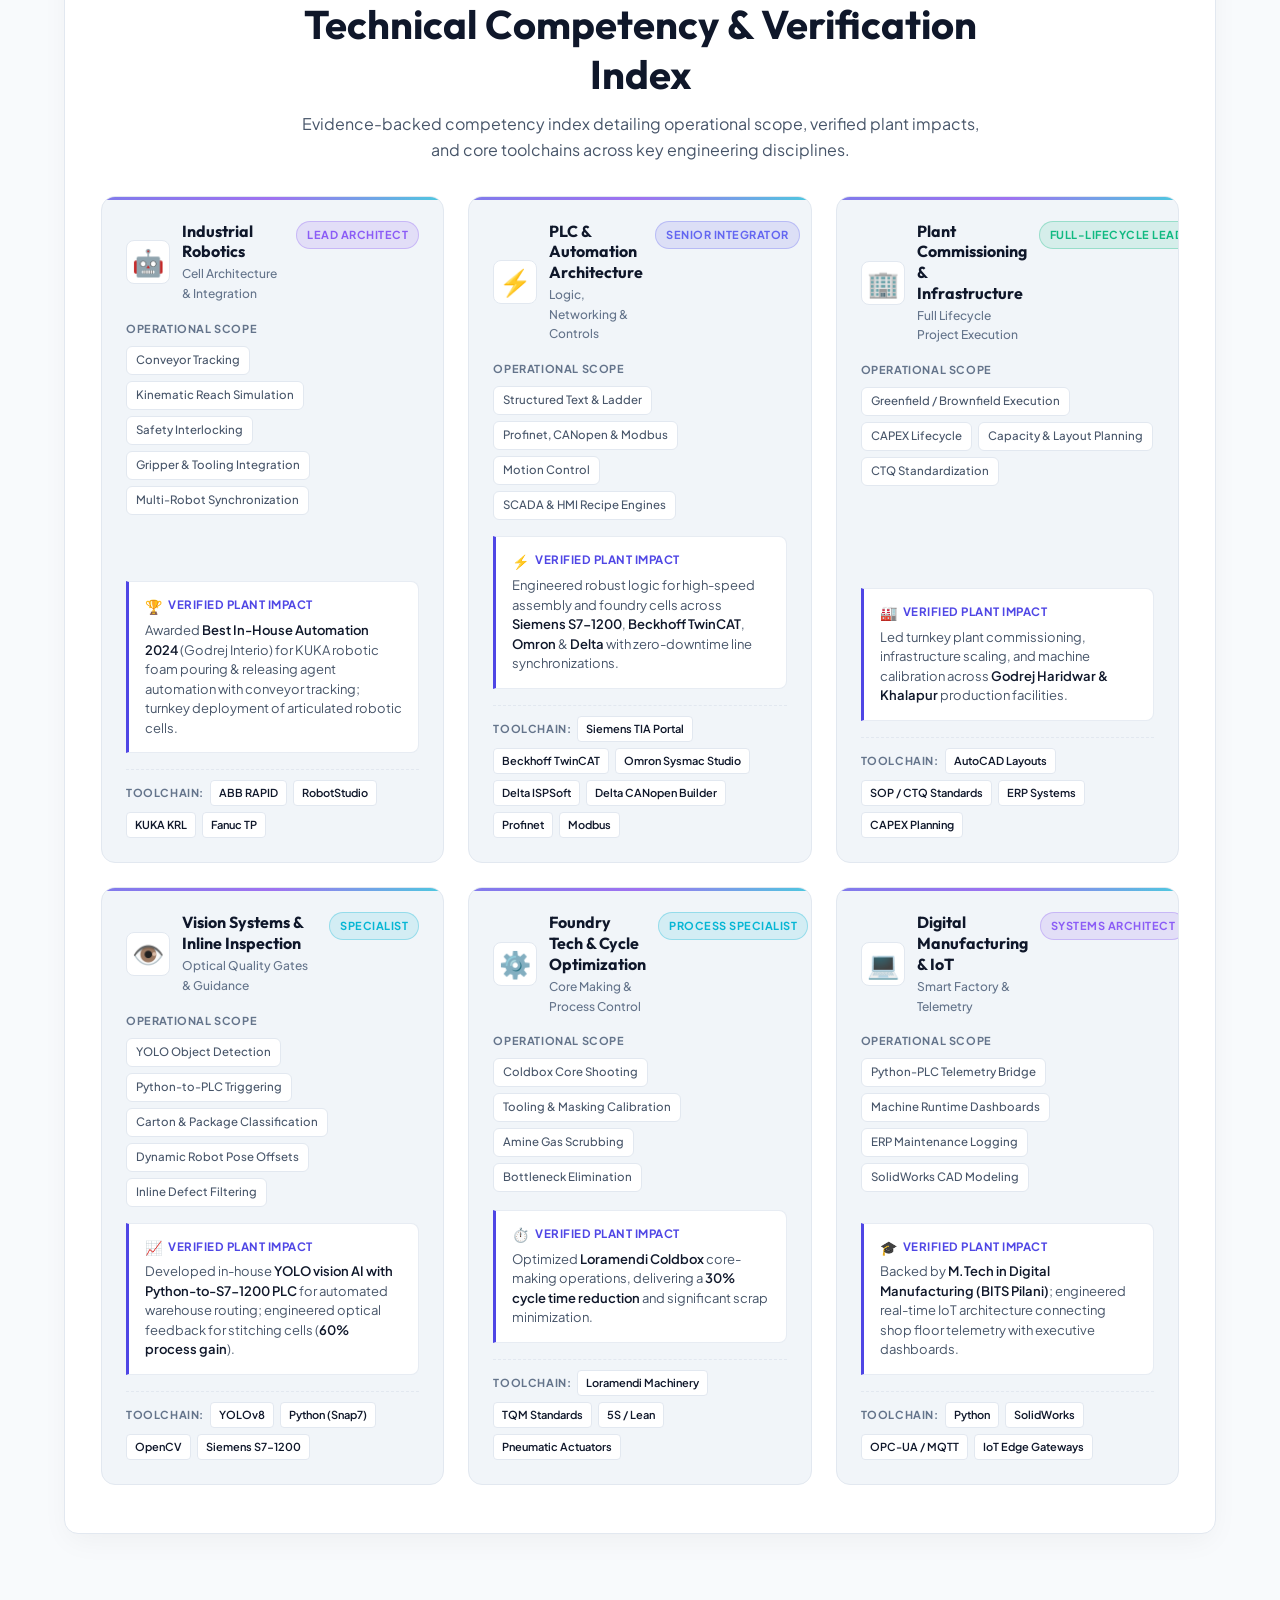
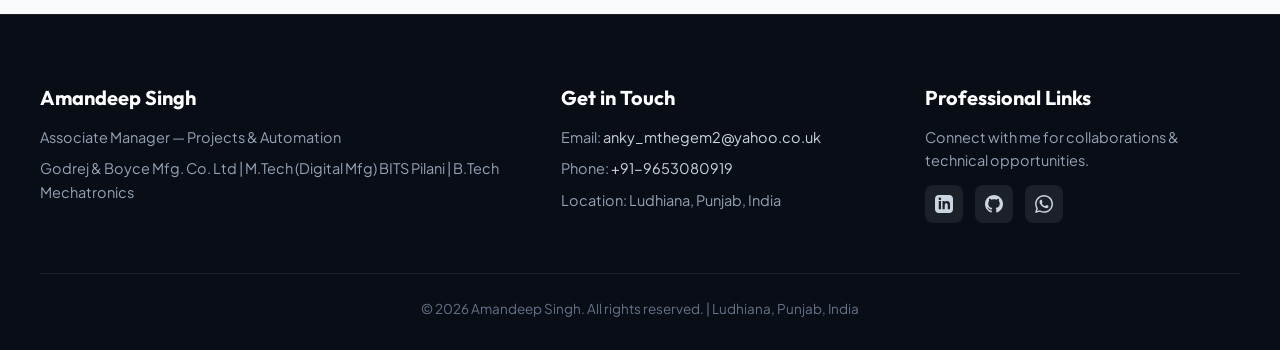
<file: skills.html>
<!DOCTYPE html>
<html lang="en" data-theme="light">
<head>
    <meta charset="UTF-8">
    <meta name="viewport" content="width=device-width, initial-scale=1.0">
    <title>Technical Skills &amp; Competencies | Amandeep Singh</title>
    <meta name="description" content="Technical skills and machine proficiencies of Amandeep Singh: Robotics (ABB, KUKA, Fanuc), Siemens TIA Portal, Beckhoff TwinCAT, Omron Sysmac Studio, Delta ISPSoft, Delta CANopen Builder, Python-PLC Integration, Vision Systems, SolidWorks, and Loramendi Foundry Process.">
    <meta name="author" content="Amandeep Singh">
    <link rel="icon" type="image/png" href="profile_logo.png">
    <link rel="canonical" href="https://anky-mthegem.github.io/skills.html">

    <!-- Open Graph / LinkedIn / Facebook / WhatsApp -->
    <meta property="og:type" content="website">
    <meta property="og:url" content="https://anky-mthegem.github.io/skills.html">
    <meta property="og:title" content="Technical Skills &amp; Competencies | Amandeep Singh">
    <meta property="og:description" content="Technical skills and machine proficiencies of Amandeep Singh: Robotics (ABB, KUKA, Fanuc), Siemens TIA Portal, Beckhoff TwinCAT, Omron Sysmac Studio, Delta ISPSoft, Delta CANopen Builder, Python-PLC Integration, Vision Systems, SolidWorks, and Loramendi Foundry Process.">
    <meta property="og:image" content="https://anky-mthegem.github.io/profile_logo.png">
    <meta property="og:image:width" content="200">
    <meta property="og:image:height" content="201">
    <meta property="og:site_name" content="Amandeep Singh Portfolio">

    <!-- Twitter / X -->
    <meta name="twitter:card" content="summary">
    <meta name="twitter:url" content="https://anky-mthegem.github.io/skills.html">
    <meta name="twitter:title" content="Technical Skills &amp; Competencies | Amandeep Singh">
    <meta name="twitter:description" content="Industrial Robotics, Siemens PLC, Computer Vision, and Digital Manufacturing proficiencies.">
    <meta name="twitter:image" content="https://anky-mthegem.github.io/profile_logo.png">

    <link rel="stylesheet" href="styles.css?v=3.8">
    <!-- Google Fonts Fast Non-Blocking Preconnect & Preload -->
    <link rel="preconnect" href="https://fonts.googleapis.com">
    <link rel="preconnect" href="https://fonts.gstatic.com" crossorigin>
    <link rel="preload" as="style" href="https://fonts.googleapis.com/css2?family=Outfit:wght@400;500;600;700;800&family=Plus+Jakarta+Sans:wght@400;500;600;700&display=swap">
    <link rel="stylesheet" href="https://fonts.googleapis.com/css2?family=Outfit:wght@400;500;600;700;800&family=Plus+Jakarta+Sans:wght@400;500;600;700&display=swap" media="print" onload="this.media='all'">
    <noscript>
        <link rel="stylesheet" href="https://fonts.googleapis.com/css2?family=Outfit:wght@400;500;600;700;800&family=Plus+Jakarta+Sans:wght@400;500;600;700&display=swap">
    </noscript>

    <!-- Google Structured Data / Rich Snippets (Schema.org) -->
    <script type="application/ld+json">
    {
      "@context": "https://schema.org",
      "@type": "ProfilePage",
      "dateCreated": "2024-01-01T00:00:00+05:30",
      "dateModified": "2026-10-04T20:25:00+05:30",
      "url": "https://anky-mthegem.github.io/skills.html",
      "name": "Technical Skills & Competencies | Amandeep Singh",
      "mainEntity": {
        "@type": "Person",
        "name": "Amandeep Singh",
        "alternateName": "Anky",
        "identifier": "anky-mthegem",
        "url": "https://anky-mthegem.github.io/",
        "image": "https://anky-mthegem.github.io/profile_logo.png",
        "jobTitle": "Associate Manager — Projects & Automation",
        "description": "Technical skillset in Industrial Robotics (KUKA, ABB, Fanuc), PLC Programming (Siemens S7-1200, TIA Portal), SCADA, Computer Vision (YOLO), and Digital Manufacturing.",
        "worksFor": {
          "@type": "Organization",
          "name": "Godrej & Boyce Mfg. Co. Ltd",
          "url": "https://www.godrej.com/"
        },
        "sameAs": [
          "https://www.linkedin.com/in/anky-mthegem/",
          "https://github.com/anky-mthegem/"
        ],
        "knowsAbout": [
          "Industrial Robotics",
          "KUKA KRL Programming",
          "ABB RobotStudio & RAPID",
          "Fanuc Karel & TP",
          "Siemens TIA Portal & S7-1200/1500",
          "Ladder Logic (LAD) & Structured Text (ST)",
          "SCADA & HMI Systems",
          "Computer Vision & Deep Learning (YOLOv8)",
          "Digital Manufacturing & Industry 4.0",
          "Lean Manufacturing & Value Stream Mapping"
        ]
      }
    }
    </script>
    <script type="application/ld+json">
    {
      "@context": "https://schema.org",
      "@type": "BreadcrumbList",
      "itemListElement": [
        {
          "@type": "ListItem",
          "position": 1,
          "name": "Home",
          "item": "https://anky-mthegem.github.io/"
        },
        {
          "@type": "ListItem",
          "position": 2,
          "name": "Skills",
          "item": "https://anky-mthegem.github.io/skills.html"
        }
      ]
    }
    </script>

    <!-- Instant Theme Init to prevent Flash of Unstyled Theme -->
    <script>(function(){try{var t=localStorage.getItem('portfolio-theme');if(!t&&window.matchMedia('(prefers-color-scheme: dark)').matches)t='dark';if(t)document.documentElement.setAttribute('data-theme',t);}catch(e){}})();</script>
</head>
<body>
    <!-- Navigation -->
    <nav class="navbar" aria-label="Main Navigation">
        <div class="nav-container">
            <a href="index.html" class="logo">
                <picture>
                    <source srcset="profile_logo.webp" type="image/webp">
                    <img src="profile_logo.png" alt="Amandeep Singh" class="logo-img" width="40" height="40" style="width:40px;height:40px;max-width:40px;max-height:40px;border-radius:50%;object-fit:cover;flex-shrink:0;">
                </picture>
                <span class="logo-text">Amandeep Singh</span>
            </a>
            <ul class="nav-menu">
                <li><a href="index.html" class="nav-link">Home</a></li>
                <li><a href="about.html" class="nav-link">About</a></li>
                <li><a href="experience.html" class="nav-link">Experience</a></li>
                <li class="nav-item-plc">
                    <a href="plc.html" class="nav-plc-badge-btn" title="Launch Siemens S7-1200 PLC Simulator" aria-label="PLC Simulator">
                        <span class="plc-nav-text">PLC</span>
                        <span class="plc-nav-led"></span>
                    </a>
                </li>
                <li><a href="projects.html" class="nav-link">Projects</a></li>
                <li><a href="skills.html" class="nav-link active">Skills</a></li>
                <li><a href="contact.html" class="nav-link">Contact</a></li>
            </ul>
            <div class="nav-actions">
                <button class="theme-toggle-btn" id="themeToggleBtn" aria-label="Toggle light/dark theme">
                    <svg viewBox="0 0 24 24" fill="none" stroke="currentColor" stroke-width="2"><path d="M21 12.79A9 9 0 1 1 11.21 3 7 7 0 0 0 21 12.79z"></path></svg>
                </button>
                <a href="Resume_Amandeep.pdf" class="btn-nav-resume" target="_blank" rel="noopener noreferrer">
                    <svg width="16" height="16" viewBox="0 0 24 24" fill="none" stroke="currentColor" stroke-width="2"><path d="M21 15v4a2 2 0 0 1-2 2H5a2 2 0 0 1-2-2v-4"></path><polyline points="7 10 12 15 17 10"></polyline><line x1="12" y1="15" x2="12" y2="3"></line></svg>
                    <span>Resume</span>
                </a>
                <button class="hamburger" aria-label="Open navigation menu" aria-expanded="false">
                    <span></span>
                    <span></span>
                    <span></span>
                </button>
            </div>
        </div>
    </nav>

    <!-- Page Header -->
    <header class="page-header">
        <div class="container">
            <h1>Technical Skills &amp; Competencies</h1>
            <p class="subtitle">Comprehensive Mastery in Industrial Robotics, PLC Automation, Vision Integration &amp; Manufacturing</p>
        </div>
    </header>

    <!-- Skills Section -->
    <main class="skills-page">
        <div class="container">
            <!-- Categorized Skills Grid -->
            <div class="skills-categories">
                <!-- Category 1: Robotics -->
                <div class="skill-category-card">
                    <div class="category-header">
                        <span class="category-icon">🤖</span>
                        <h2>Robotics &amp; Vision Systems</h2>
                    </div>
                    <ul class="skills-list">
                        <li><span class="skill-name">Robot Programming:</span> Extensive teaching &amp; programming on ABB (IRC5/RobotStudio), KUKA (WorkVisual), and Fanuc robotic systems.</li>
                        <li><span class="skill-name">Vision Systems Integration:</span> Camera integration, object detection, image processing, and real-time dynamic robot movement feedback.</li>
                        <li><span class="skill-name">Robotic Troubleshooting:</span> Rapid diagnostics for articulated robotic cells, gripper end-effectors, and interlock systems.</li>
                        <li><span class="skill-name">Safety Implementation:</span> Industrial safety zones, light curtains, emergency stops, and safety module programming.</li>
                    </ul>
                </div>

                <!-- Category 2: PLC & Automation -->
                <div class="skill-category-card">
                    <div class="category-header">
                        <span class="category-icon">⚡</span>
                        <h2>PLC, SCADA &amp; Python Integration</h2>
                    </div>
                    <ul class="skills-list">
                        <li><span class="skill-name">PLC Logic &amp; Programming:</span> Proficiency in Siemens TIA Portal (Simatic S7-1200), Beckhoff TwinCAT, Omron Sysmac Studio, Delta ISPSoft, Delta CANopen Builder, ladder logic, and structured text.</li>
                        <li><span class="skill-name">Python-PLC Bridge:</span> Direct integration of Python scripting with Siemens PLC systems for data logging and telemetry.</li>
                        <li><span class="skill-name">HMI &amp; SCADA:</span> Operator screen development, real-time recipe management, alarms, and SVG system interfaces.</li>
                        <li><span class="skill-name">Foreign Machinery:</span> Hands-on calibration, integration, and maintenance of specialized imported plant equipment.</li>
                    </ul>
                </div>

                <!-- Category 3: Software & Engineering Tools -->
                <div class="skill-category-card">
                    <div class="category-header">
                        <span class="category-icon">💻</span>
                        <h2>Software &amp; Engineering CAD</h2>
                    </div>
                    <ul class="skills-list">
                        <li><span class="skill-name">Robotics &amp; PLC Software:</span> ABB RobotStudio, KUKA WorkVisual, Siemens TIA Portal, Beckhoff TwinCAT, Omron Sysmac Studio, Delta ISPSoft, Delta CANopen Builder.</li>
                        <li><span class="skill-name">CAD &amp; Simulation:</span> SolidWorks 3D mechanical modeling, AutoCAD, MATLAB, Simulink.</li>
                        <li><span class="skill-name">Electronics &amp; Embedded:</span> Proteus circuit simulation, Atmel Studio, Arduino microcontrollers, Atmega8 IC.</li>
                        <li><span class="skill-name">Programming Languages:</span> C, C++, Python.</li>
                    </ul>
                </div>

                <!-- Category 4: Manufacturing & Foundry Tech -->
                <div class="skill-category-card">
                    <div class="category-header">
                        <span class="category-icon">🏭</span>
                        <h2>Manufacturing &amp; Foundry Technology</h2>
                    </div>
                    <ul class="skills-list">
                        <li><span class="skill-name">Foundry Engineering:</span> Hands-on expertise with Loramendi Coldbox core-making machines and automated core assembly.</li>
                        <li><span class="skill-name">Cycle Time Control:</span> Motion study, line balancing, and bottleneck analysis (achieved 30% reduction).</li>
                        <li><span class="skill-name">Process Standardization:</span> Quality Control Standards (QCS) and Work Station Standards (WSS) deployment.</li>
                        <li><span class="skill-name">Quality Systems:</span> Total Quality Management (TQM) principles (TATA Steel certified), Lean manufacturing, 5S.</li>
                    </ul>
                </div>

                <!-- Category 5: Hardware & Instrumentation -->
                <div class="skill-category-card">
                    <div class="category-header">
                        <span class="category-icon">🔧</span>
                        <h2>Instrumentation &amp; Machine Handling</h2>
                    </div>
                    <ul class="skills-list">
                        <li><span class="skill-name">Valves &amp; Actuators:</span> In-depth understanding of proportional valves, pneumatic actuators, directional solenoids.</li>
                        <li><span class="skill-name">Industrial Sensors:</span> Pressure transmitters, incremental/absolute encoders, linear transducers, temperature RTDs.</li>
                        <li><span class="skill-name">Breakdown Management:</span> Electrical and electronic breakdown handling across foundry, FMCG packing, and robotic lines.</li>
                        <li><span class="skill-name">Workshop Handling:</span> Welding (TIG/MIG), metal casting, lathe operations, milling machine fabrication.</li>
                    </ul>
                </div>

                <!-- Category 6: Project & Operations Leadership -->
                <div class="skill-category-card">
                    <div class="category-header">
                        <span class="category-icon">🏢</span>
                        <h2>Project &amp; Operations Management</h2>
                    </div>
                    <ul class="skills-list">
                        <li><span class="skill-name">Plant Commissioning:</span> Full lifecycle infrastructure, capacity, and capability commissioning.</li>
                        <li><span class="skill-name">Production Planning:</span> Capacity planning, production scheduling, inventory replenishment, and manpower allocation.</li>
                        <li><span class="skill-name">ERP &amp; Digital Plant:</span> ERP program design for online maintenance logging and plant telemetry.</li>
                        <li><span class="skill-name">Documentation:</span> Technical SOP drafting, preventative maintenance protocols, CTQ calibration standards.</li>
                    </ul>
                </div>
            </div>

            <!-- Proof-Based Technical Competency Matrix Section -->
            <section class="proof-matrix-section">
                <div class="section-header" style="margin-bottom: 28px;">
                    <span class="section-tag">Evidence &amp; Impact Matrix</span>
                    <h2 class="section-title">Technical Competency &amp; Verification Index</h2>
                    <p class="section-desc">Evidence-backed competency index detailing operational scope, verified plant impacts, and core toolchains across key engineering disciplines.</p>
                </div>
                <div class="proof-matrix-grid">
                    <!-- Proof Item 1: Robotics -->
                    <div class="proof-card">
                        <div class="proof-card-header">
                            <div class="proof-card-title-group">
                                <span class="proof-icon">🤖</span>
                                <div>
                                    <h3 class="proof-title">Industrial Robotics</h3>
                                    <span class="proof-category">Cell Architecture &amp; Integration</span>
                                </div>
                            </div>
                            <span class="proof-tier-badge tier-architect">Lead Architect</span>
                        </div>
                        <div class="proof-scope">
                            <span class="proof-section-label">Operational Scope</span>
                            <div class="proof-tags">
                                <span class="proof-tag">Conveyor Tracking</span>
                                <span class="proof-tag">Kinematic Reach Simulation</span>
                                <span class="proof-tag">Safety Interlocking</span>
                                <span class="proof-tag">Gripper &amp; Tooling Integration</span>
                                <span class="proof-tag">Multi-Robot Synchronization</span>
                            </div>
                        </div>
                        <div class="proof-evidence-box">
                            <div class="proof-evidence-header">
                                <span class="evidence-icon">🏆</span>
                                <span class="evidence-title">Verified Plant Impact</span>
                            </div>
                            <p class="proof-evidence-desc">Awarded <strong>Best In-House Automation 2024</strong> (Godrej Interio) for KUKA robotic foam pouring &amp; releasing agent automation with conveyor tracking; turnkey deployment of articulated robotic cells.</p>
                        </div>
                        <div class="proof-toolchain">
                            <span class="proof-section-label">Toolchain:</span>
                            <span class="tool-pill">ABB RAPID</span>
                            <span class="tool-pill">RobotStudio</span>
                            <span class="tool-pill">KUKA KRL</span>
                            <span class="tool-pill">Fanuc TP</span>
                        </div>
                    </div>

                    <!-- Proof Item 2: PLC & Automation -->
                    <div class="proof-card">
                        <div class="proof-card-header">
                            <div class="proof-card-title-group">
                                <span class="proof-icon">⚡</span>
                                <div>
                                    <h3 class="proof-title">PLC &amp; Automation Architecture</h3>
                                    <span class="proof-category">Logic, Networking &amp; Controls</span>
                                </div>
                            </div>
                            <span class="proof-tier-badge tier-expert">Senior Integrator</span>
                        </div>
                        <div class="proof-scope">
                            <span class="proof-section-label">Operational Scope</span>
                            <div class="proof-tags">
                                <span class="proof-tag">Structured Text &amp; Ladder</span>
                                <span class="proof-tag">Profinet, CANopen &amp; Modbus</span>
                                <span class="proof-tag">Motion Control</span>
                                <span class="proof-tag">SCADA &amp; HMI Recipe Engines</span>
                            </div>
                        </div>
                        <div class="proof-evidence-box">
                            <div class="proof-evidence-header">
                                <span class="evidence-icon">⚡</span>
                                <span class="evidence-title">Verified Plant Impact</span>
                            </div>
                            <p class="proof-evidence-desc">Engineered robust logic for high-speed assembly and foundry cells across <strong>Siemens S7-1200</strong>, <strong>Beckhoff TwinCAT</strong>, <strong>Omron</strong> &amp; <strong>Delta</strong> with zero-downtime line synchronizations.</p>
                        </div>
                        <div class="proof-toolchain">
                            <span class="proof-section-label">Toolchain:</span>
                            <span class="tool-pill">Siemens TIA Portal</span>
                            <span class="tool-pill">Beckhoff TwinCAT</span>
                            <span class="tool-pill">Omron Sysmac Studio</span>
                            <span class="tool-pill">Delta ISPSoft</span>
                            <span class="tool-pill">Delta CANopen Builder</span>
                            <span class="tool-pill">Profinet</span>
                            <span class="tool-pill">Modbus</span>
                        </div>
                    </div>

                    <!-- Proof Item 3: Plant Commissioning -->
                    <div class="proof-card">
                        <div class="proof-card-header">
                            <div class="proof-card-title-group">
                                <span class="proof-icon">🏢</span>
                                <div>
                                    <h3 class="proof-title">Plant Commissioning &amp; Infrastructure</h3>
                                    <span class="proof-category">Full Lifecycle Project Execution</span>
                                </div>
                            </div>
                            <span class="proof-tier-badge tier-lead">Full-Lifecycle Lead</span>
                        </div>
                        <div class="proof-scope">
                            <span class="proof-section-label">Operational Scope</span>
                            <div class="proof-tags">
                                <span class="proof-tag">Greenfield / Brownfield Execution</span>
                                <span class="proof-tag">CAPEX Lifecycle</span>
                                <span class="proof-tag">Capacity &amp; Layout Planning</span>
                                <span class="proof-tag">CTQ Standardization</span>
                            </div>
                        </div>
                        <div class="proof-evidence-box">
                            <div class="proof-evidence-header">
                                <span class="evidence-icon">🏭</span>
                                <span class="evidence-title">Verified Plant Impact</span>
                            </div>
                            <p class="proof-evidence-desc">Led turnkey plant commissioning, infrastructure scaling, and machine calibration across <strong>Godrej Haridwar &amp; Khalapur</strong> production facilities.</p>
                        </div>
                        <div class="proof-toolchain">
                            <span class="proof-section-label">Toolchain:</span>
                            <span class="tool-pill">AutoCAD Layouts</span>
                            <span class="tool-pill">SOP / CTQ Standards</span>
                            <span class="tool-pill">ERP Systems</span>
                            <span class="tool-pill">CAPEX Planning</span>
                        </div>
                    </div>

                    <!-- Proof Item 4: Vision Systems -->
                    <div class="proof-card">
                        <div class="proof-card-header">
                            <div class="proof-card-title-group">
                                <span class="proof-icon">👁️</span>
                                <div>
                                    <h3 class="proof-title">Vision Systems &amp; Inline Inspection</h3>
                                    <span class="proof-category">Optical Quality Gates &amp; Guidance</span>
                                </div>
                            </div>
                            <span class="proof-tier-badge tier-specialist">Specialist</span>
                        </div>
                        <div class="proof-scope">
                            <span class="proof-section-label">Operational Scope</span>
                            <div class="proof-tags">
                                <span class="proof-tag">YOLO Object Detection</span>
                                <span class="proof-tag">Python-to-PLC Triggering</span>
                                <span class="proof-tag">Carton &amp; Package Classification</span>
                                <span class="proof-tag">Dynamic Robot Pose Offsets</span>
                                <span class="proof-tag">Inline Defect Filtering</span>
                            </div>
                        </div>
                        <div class="proof-evidence-box">
                            <div class="proof-evidence-header">
                                <span class="evidence-icon">📈</span>
                                <span class="evidence-title">Verified Plant Impact</span>
                            </div>
                            <p class="proof-evidence-desc">Developed in-house <strong>YOLO vision AI with Python-to-S7-1200 PLC</strong> for automated warehouse routing; engineered optical feedback for stitching cells (<strong>60% process gain</strong>).</p>
                        </div>
                        <div class="proof-toolchain">
                            <span class="proof-section-label">Toolchain:</span>
                            <span class="tool-pill">YOLOv8</span>
                            <span class="tool-pill">Python (Snap7)</span>
                            <span class="tool-pill">OpenCV</span>
                            <span class="tool-pill">Siemens S7-1200</span>
                        </div>
                    </div>

                    <!-- Proof Item 5: Foundry Technology -->
                    <div class="proof-card">
                        <div class="proof-card-header">
                            <div class="proof-card-title-group">
                                <span class="proof-icon">⚙️</span>
                                <div>
                                    <h3 class="proof-title">Foundry Tech &amp; Cycle Optimization</h3>
                                    <span class="proof-category">Core Making &amp; Process Control</span>
                                </div>
                            </div>
                            <span class="proof-tier-badge tier-specialist">Process Specialist</span>
                        </div>
                        <div class="proof-scope">
                            <span class="proof-section-label">Operational Scope</span>
                            <div class="proof-tags">
                                <span class="proof-tag">Coldbox Core Shooting</span>
                                <span class="proof-tag">Tooling &amp; Masking Calibration</span>
                                <span class="proof-tag">Amine Gas Scrubbing</span>
                                <span class="proof-tag">Bottleneck Elimination</span>
                            </div>
                        </div>
                        <div class="proof-evidence-box">
                            <div class="proof-evidence-header">
                                <span class="evidence-icon">⏱️</span>
                                <span class="evidence-title">Verified Plant Impact</span>
                            </div>
                            <p class="proof-evidence-desc">Optimized <strong>Loramendi Coldbox</strong> core-making operations, delivering a <strong>30% cycle time reduction</strong> and significant scrap minimization.</p>
                        </div>
                        <div class="proof-toolchain">
                            <span class="proof-section-label">Toolchain:</span>
                            <span class="tool-pill">Loramendi Machinery</span>
                            <span class="tool-pill">TQM Standards</span>
                            <span class="tool-pill">5S / Lean</span>
                            <span class="tool-pill">Pneumatic Actuators</span>
                        </div>
                    </div>

                    <!-- Proof Item 6: Digital Manufacturing & IoT -->
                    <div class="proof-card">
                        <div class="proof-card-header">
                            <div class="proof-card-title-group">
                                <span class="proof-icon">💻</span>
                                <div>
                                    <h3 class="proof-title">Digital Manufacturing &amp; IoT</h3>
                                    <span class="proof-category">Smart Factory &amp; Telemetry</span>
                                </div>
                            </div>
                            <span class="proof-tier-badge tier-architect">Systems Architect</span>
                        </div>
                        <div class="proof-scope">
                            <span class="proof-section-label">Operational Scope</span>
                            <div class="proof-tags">
                                <span class="proof-tag">Python-PLC Telemetry Bridge</span>
                                <span class="proof-tag">Machine Runtime Dashboards</span>
                                <span class="proof-tag">ERP Maintenance Logging</span>
                                <span class="proof-tag">SolidWorks CAD Modeling</span>
                            </div>
                        </div>
                        <div class="proof-evidence-box">
                            <div class="proof-evidence-header">
                                <span class="evidence-icon">🎓</span>
                                <span class="evidence-title">Verified Plant Impact</span>
                            </div>
                            <p class="proof-evidence-desc">Backed by <strong>M.Tech in Digital Manufacturing (BITS Pilani)</strong>; engineered real-time IoT architecture connecting shop floor telemetry with executive dashboards.</p>
                        </div>
                        <div class="proof-toolchain">
                            <span class="proof-section-label">Toolchain:</span>
                            <span class="tool-pill">Python</span>
                            <span class="tool-pill">SolidWorks</span>
                            <span class="tool-pill">OPC-UA / MQTT</span>
                            <span class="tool-pill">IoT Edge Gateways</span>
                        </div>
                    </div>
                </div>
            </section>
        </div>
    </main>

    <!-- Footer -->
    <footer class="footer">
        <div class="footer-content">
            <div class="footer-section">
                <h4>Amandeep Singh</h4>
                <p>Associate Manager — Projects &amp; Automation</p>
                <p>Godrej &amp; Boyce Mfg. Co. Ltd | M.Tech (Digital Mfg) BITS Pilani | B.Tech Mechatronics</p>
            </div>
            <div class="footer-section">
                <h4>Get in Touch</h4>
                <p>Email: <a href="mailto:anky_mthegem2@yahoo.co.uk">anky_mthegem2@yahoo.co.uk</a></p>
                <p>Phone: <a href="tel:+919653080919">+91-9653080919</a></p>
                <p>Location: Ludhiana, Punjab, India</p>
            </div>
            <div class="footer-section">
                <h4>Professional Links</h4>
                <p>Connect with me for collaborations &amp; technical opportunities.</p>
                <div class="footer-social-links">
                    <a href="https://www.linkedin.com/in/anky-mthegem/" target="_blank" rel="noopener noreferrer" class="footer-social-link" title="LinkedIn Profile" aria-label="LinkedIn Profile">
                        <svg width="18" height="18" viewBox="0 0 24 24" fill="currentColor"><path d="M19 0h-14c-2.761 0-5 2.239-5 5v14c0 2.761 2.239 5 5 5h14c2.762 0 5-2.239 5-5v-14c0-2.761-2.238-5-5-5zm-11 19h-3v-11h3v11zm-1.5-12.268c-.966 0-1.75-.79-1.75-1.764s.784-1.764 1.75-1.764 1.75.79 1.75 1.764-.783 1.764-1.75 1.764zm13.5 12.268h-3v-5.604c0-3.368-4-3.113-4 0v5.604h-3v-11h3v1.765c1.396-2.586 7-2.777 7 2.476v6.759z"/></svg>
                    </a>
                    <a href="https://github.com/anky-mthegem/" target="_blank" rel="noopener noreferrer" class="footer-social-link" title="GitHub Profile" aria-label="GitHub Profile">
                        <svg width="18" height="18" viewBox="0 0 24 24" fill="currentColor"><path d="M12 0c-6.626 0-12 5.373-12 12 0 5.302 3.438 9.8 8.207 11.387.599.111.793-.261.793-.577v-2.234c-3.338.726-4.033-1.416-4.033-1.416-.546-1.387-1.333-1.756-1.333-1.756-1.089-.745.083-.729.083-.729 1.205.084 1.839 1.237 1.839 1.237 1.07 1.834 2.807 1.304 3.492.997.107-.775.418-1.305.762-1.604-2.665-.305-5.467-1.334-5.467-5.931 0-1.311.469-2.381 1.236-3.221-.124-.303-.535-1.524.117-3.176 0 0 1.008-.322 3.301 1.23.957-.266 1.983-.399 3.003-.404 1.02.005 2.047.138 3.006.404 2.291-1.552 3.297-1.23 3.297-1.23.653 1.653.242 2.874.118 3.176.77.84 1.235 1.911 1.235 3.221 0 4.609-2.807 5.624-5.479 5.921.43.372.823 1.102.823 2.222v3.293c0 .319.192.694.801.576 4.765-1.589 8.199-6.086 8.199-11.386 0-6.627-5.373-12-12-12z"/></svg>
                    </a>
                                    <a href="https://wa.me/919653080919?text=Hi%20Amandeep,%20I%20saw%20your%20portfolio%20and%20would%20like%20to%20connect." target="_blank" rel="noopener noreferrer"
                        class="footer-social-link footer-whatsapp" title="Chat on WhatsApp" aria-label="Chat on WhatsApp">
                        <svg width="18" height="18" viewBox="0 0 24 24" fill="currentColor">
                            <path d="M.057 24l1.687-6.163c-1.041-1.804-1.588-3.849-1.587-5.946.003-6.556 5.338-11.891 11.893-11.891 3.181.001 6.167 1.24 8.413 3.488 2.245 2.248 3.481 5.236 3.48 8.414-.003 6.557-5.338 11.892-11.893 11.892-1.99-.001-3.951-.5-5.688-1.448l-6.305 1.654zm6.597-3.807c1.676.995 3.276 1.591 5.392 1.592 5.448 0 9.886-4.434 9.889-9.885.002-5.462-4.415-9.89-9.881-9.892-5.452 0-9.887 4.434-9.889 9.884-.001 2.225.651 3.891 1.746 5.634l-.999 3.648 3.742-.981zm11.387-5.464c-.074-.124-.272-.198-.57-.347-.297-.149-1.758-.868-2.031-.967-.272-.099-.47-.149-.669.149-.198.297-.768.967-.941 1.165-.173.198-.347.223-.644.074-.297-.149-1.255-.462-2.39-1.475-.883-.788-1.48-1.761-1.653-2.059-.173-.297-.018-.458.13-.606.134-.133.297-.347.446-.521.151-.172.2-.296.3-.495.099-.198.05-.372-.025-.521-.075-.148-.669-1.611-.916-2.206-.242-.579-.487-.501-.669-.51l-.57-.01c-.198 0-.52.074-.792.372s-1.04 1.016-1.04 2.479 1.065 2.876 1.213 3.074c.149.198 2.095 3.2 5.076 4.487.709.306 1.263.489 1.694.626.712.226 1.36.194 1.872.118.571-.085 1.758-.719 2.006-1.413.248-.695.248-1.29.173-1.414z"/>
                        </svg>
                    </a>
                </div>
            </div>
        </div>
        <div class="footer-bottom">
            <p>&copy; 2026 Amandeep Singh. All rights reserved. | Ludhiana, Punjab, India</p>
        </div>
    </footer>

    <!-- Fixed Floating Pill Scroll Action Widget -->
    <div class="floating-pill-wrap is-down" id="floatingPill">
        <button type="button" class="floating-pill-btn" id="floatingScrollBtn" aria-label="Scroll down to explore page">
            <span class="floating-pill-icon-box">
                <svg class="floating-pill-icon-arrow" width="16" height="16" viewBox="0 0 24 24" fill="none" stroke="currentColor" stroke-width="2.5" stroke-linecap="round" stroke-linejoin="round">
                    <path id="pillArrowPath" d="M7 13l5 5 5-5M7 6l5 5 5-5"/>
                </svg>
            </span>
            <span class="floating-pill-label" id="pillLabel">Scroll Down</span>
        </button>
    </div>

    <script src="script.js?v=3.8" defer></script>
</body>
</html>
</file>
<file: styles.css>
/* ==========================================================================
   AMANDEEP SINGH PORTFOLIO - MODERN DESIGN SYSTEM
   ========================================================================== */

/* --- CSS Variables & Color Tokens --- */
:root {
    /* Fonts */
    --font-heading: 'Outfit', -apple-system, BlinkMacSystemFont, sans-serif;
    --font-body: 'Plus Jakarta Sans', -apple-system, BlinkMacSystemFont, sans-serif;

    /* Light Theme (Default) */
    --bg-primary: #f8fafc;
    --bg-secondary: #f1f5f9;
    --bg-surface: #ffffff;
    --bg-surface-elevated: #ffffff;
    --bg-card-hover: #ffffff;
    --text-primary: #0f172a;
    --text-secondary: #475569;
    --text-muted: #64748b;
    --border-color: #e2e8f0;
    --border-subtle: rgba(226, 232, 240, 0.8);
    --border-glow: rgba(99, 102, 241, 0.2);

    /* Accents & Brand */
    --primary: #4f46e5;
    --primary-hover: #4338ca;
    --secondary: #7c3aed;
    --accent: #06b6d4;
    --accent-gradient: linear-gradient(135deg, #4f46e5 0%, #7c3aed 50%, #06b6d4 100%);
    --hero-bg-gradient: linear-gradient(135deg, #1e1b4b 0%, #0f172a 50%, #1e1b4b 100%);
    
    /* Surface Effects */
    --navbar-bg: rgba(255, 255, 255, 0.85);
    --navbar-border: rgba(226, 232, 240, 0.7);
    --shadow-sm: 0 2px 8px rgba(0, 0, 0, 0.04);
    --shadow-md: 0 8px 24px -4px rgba(15, 23, 42, 0.08);
    --shadow-lg: 0 20px 32px -8px rgba(79, 70, 229, 0.12);
    --shadow-glow: 0 0 25px rgba(79, 70, 229, 0.25);
    --card-shadow: 0 10px 30px -5px rgba(0, 0, 0, 0.05);

    /* Spacing & Radii */
    --radius-sm: 8px;
    --radius-md: 14px;
    --radius-lg: 20px;
    --radius-full: 9999px;
    --transition-fast: 0.2s cubic-bezier(0.4, 0, 0.2, 1);
    --transition-normal: 0.3s cubic-bezier(0.4, 0, 0.2, 1);
    --transition-smooth: 0.5s cubic-bezier(0.16, 1, 0.3, 1);
}

/* --- Dark Theme Variables --- */
[data-theme="dark"] {
    --bg-primary: #0a0e17;
    --bg-secondary: #0f172a;
    --bg-surface: #141c2e;
    --bg-surface-elevated: #1a243b;
    --bg-card-hover: #1e2a45;
    --text-primary: #f8fafc;
    --text-secondary: #94a3b8;
    --text-muted: #64748b;
    --border-color: #1e293b;
    --border-subtle: rgba(51, 65, 85, 0.6);
    --border-glow: rgba(99, 102, 241, 0.35);

    --primary: #6366f1;
    --primary-hover: #818cf8;
    --secondary: #a855f7;
    --accent: #22d3ee;
    --accent-gradient: linear-gradient(135deg, #6366f1 0%, #a855f7 50%, #22d3ee 100%);
    --hero-bg-gradient: linear-gradient(135deg, #090d16 0%, #0c1222 50%, #111827 100%);

    --navbar-bg: rgba(10, 14, 23, 0.85);
    --navbar-border: rgba(30, 41, 59, 0.7);
    --shadow-sm: 0 2px 8px rgba(0, 0, 0, 0.3);
    --shadow-md: 0 8px 24px -4px rgba(0, 0, 0, 0.4);
    --shadow-lg: 0 20px 35px -8px rgba(0, 0, 0, 0.6);
    --shadow-glow: 0 0 30px rgba(99, 102, 241, 0.35);
    --card-shadow: 0 10px 30px -5px rgba(0, 0, 0, 0.35);
}

/* --- Base & Reset --- */
*, *::before, *::after {
    margin: 0;
    padding: 0;
    box-sizing: border-box;
}

html {
    scroll-behavior: smooth;
    scroll-padding-top: 80px;
    width: 100%;
    max-width: 100%;
    overflow-x: hidden;
}

body {
    font-family: var(--font-body);
    background-color: var(--bg-primary);
    color: var(--text-primary);
    line-height: 1.65;
    transition: background-color var(--transition-normal), color var(--transition-normal);
    width: 100%;
    max-width: 100%;
    overflow-x: hidden;
    position: relative;
    -webkit-font-smoothing: antialiased;
}

h1, h2, h3, h4, h5, h6 {
    font-family: var(--font-heading);
    font-weight: 700;
    color: var(--text-primary);
    line-height: 1.25;
}

p {
    color: var(--text-secondary);
}

a {
    color: var(--primary);
    text-decoration: none;
    transition: all var(--transition-fast);
}

img {
    max-width: 100%;
    height: auto;
    display: block;
}

.container {
    max-width: 1200px;
    width: 100%;
    margin: 0 auto;
    padding: 0 24px;
    box-sizing: border-box;
}

/* --- Header & Navigation --- */
.navbar {
    position: sticky;
    top: 0;
    width: 100%;
    background: var(--navbar-bg);
    backdrop-filter: blur(14px);
    -webkit-backdrop-filter: blur(14px);
    border-bottom: 1px solid var(--navbar-border);
    z-index: 1000;
    transition: all var(--transition-normal);
}

.nav-container {
    max-width: 1200px;
    margin: 0 auto;
    padding: 0 24px;
    display: flex;
    justify-content: space-between;
    align-items: center;
    height: 76px;
}

.logo {
    display: flex;
    align-items: center;
    gap: 10px;
    font-family: var(--font-heading);
    font-size: 22px;
    font-weight: 800;
    text-decoration: none;
    color: var(--text-primary);
}

.logo-badge {
    display: inline-flex;
    align-items: center;
    justify-content: center;
    width: 40px;
    height: 40px;
    border-radius: 10px;
    background: var(--accent-gradient);
    color: #ffffff;
    font-weight: 800;
    font-size: 18px;
    box-shadow: 0 4px 12px rgba(79, 70, 229, 0.3);
}

.logo-img {
    width: 40px !important;
    height: 40px !important;
    max-width: 40px !important;
    max-height: 40px !important;
    border-radius: 50%;
    object-fit: cover;
    border: 2px solid rgba(99, 102, 241, 0.6);
    box-shadow: 0 4px 14px rgba(99, 102, 241, 0.35);
    flex-shrink: 0;
    display: block;
    transition: transform var(--transition-normal), box-shadow var(--transition-normal), border-color var(--transition-normal);
}

.logo:hover .logo-img {
    transform: scale(1.08);
    box-shadow: 0 6px 20px rgba(99, 102, 241, 0.55);
    border-color: var(--primary);
}

.logo-text {
    background: var(--accent-gradient);
    -webkit-background-clip: text;
    -webkit-text-fill-color: transparent;
    background-clip: text;
}

.nav-menu {
    display: flex;
    align-items: center;
    list-style: none;
    gap: 28px;
}

.nav-link {
    font-size: 15px;
    font-weight: 600;
    color: var(--text-secondary);
    position: relative;
    padding: 6px 2px;
    transition: color var(--transition-fast);
}

.nav-link:hover,
.nav-link.active {
    color: var(--primary);
}

.nav-link::after {
    content: '';
    position: absolute;
    bottom: 0;
    left: 0;
    width: 0;
    height: 2.5px;
    border-radius: 2px;
    background: var(--accent-gradient);
    transition: width var(--transition-normal);
}

.nav-link:hover::after,
.nav-link.active::after {
    width: 100%;
}

.nav-actions {
    display: flex;
    align-items: center;
    gap: 14px;
}

/* Theme Switcher Button */
.theme-toggle-btn {
    display: inline-flex;
    align-items: center;
    justify-content: center;
    width: 42px;
    height: 42px;
    border-radius: var(--radius-full);
    border: 1px solid var(--border-color);
    background: var(--bg-surface);
    color: var(--text-primary);
    cursor: pointer;
    transition: all var(--transition-fast);
    box-shadow: var(--shadow-sm);
}

.theme-toggle-btn:hover {
    border-color: var(--primary);
    transform: rotate(15deg);
    color: var(--primary);
}

.theme-toggle-btn svg {
    width: 20px;
    height: 20px;
    fill: currentColor;
}

/* ==========================================================================
   ROUND INTERACTIVE PLC NAVBAR BADGE (Between Experience & Projects)
   ========================================================================== */
.nav-item-plc {
    display: inline-flex;
    align-items: center;
    justify-content: center;
    list-style: none;
    margin: 0 4px;
}

.nav-plc-badge-btn {
    display: inline-flex;
    align-items: center;
    justify-content: center;
    width: 40px;
    height: 40px;
    border-radius: 50%;
    background: linear-gradient(135deg, #00646e 0%, #004b53 100%);
    border: 1.5px solid #00a3b4;
    color: #ffffff !important;
    text-decoration: none;
    font-family: 'JetBrains Mono', monospace;
    font-size: 11.5px;
    font-weight: 800;
    letter-spacing: 0.5px;
    position: relative;
    box-shadow: 0 2px 10px rgba(0, 100, 110, 0.35), inset 0 1px 1px rgba(255, 255, 255, 0.25);
    transition: all 0.3s cubic-bezier(0.34, 1.56, 0.64, 1);
    cursor: pointer;
    user-select: none;
    overflow: visible;
}

/* Hover & Focus State - 3D Interactive Spring & Neon Glow */
.nav-plc-badge-btn:hover {
    transform: translateY(-3px) scale(1.12);
    border-color: #38bdf8;
    box-shadow: 0 6px 20px rgba(0, 163, 180, 0.55), 0 0 14px rgba(56, 189, 248, 0.6), inset 0 1px 2px rgba(255, 255, 255, 0.4);
    color: #ffffff !important;
}

/* Active Click Bounce */
.nav-plc-badge-btn:active {
    transform: translateY(1px) scale(0.94);
    box-shadow: 0 2px 6px rgba(0, 100, 110, 0.4);
}

/* Outer Spinning Hologram Ring on Hover */
.nav-plc-badge-btn::before {
    content: '';
    position: absolute;
    inset: -4px;
    border-radius: 50%;
    border: 1.5px dashed rgba(0, 163, 180, 0);
    transition: all 0.3s ease;
}

.nav-plc-badge-btn:hover::before {
    border-color: rgba(56, 189, 248, 0.75);
    animation: plcRingSpin 3s infinite linear;
}

@keyframes plcRingSpin {
    0% { transform: rotate(0deg); }
    100% { transform: rotate(360deg); }
}

/* Pulsing Green RUN LED Beacon */
.nav-plc-badge-btn .plc-nav-led {
    position: absolute;
    top: 1px;
    right: 1px;
    width: 8px;
    height: 8px;
    border-radius: 50%;
    background-color: #10b981;
    border: 1.5px solid #004b53;
    box-shadow: 0 0 7px #10b981;
    animation: navPlcPulse 1.8s infinite ease-in-out;
}

@keyframes navPlcPulse {
    0%, 100% { transform: scale(1); opacity: 1; }
    50% { transform: scale(1.35); opacity: 0.65; }
}

/* Resume CTA Button in Nav */
.btn-nav-resume {
    display: inline-flex;
    align-items: center;
    gap: 8px;
    padding: 9px 18px;
    font-size: 14px;
    font-weight: 600;
    border-radius: var(--radius-full);
    background: var(--accent-gradient);
    color: #ffffff !important;
    box-shadow: 0 4px 14px rgba(79, 70, 229, 0.25);
    transition: all var(--transition-fast);
}

.btn-nav-resume:hover {
    transform: translateY(-2px);
    box-shadow: 0 6px 20px rgba(79, 70, 229, 0.35);
    color: #ffffff;
}

.hamburger {
    display: none;
    flex-direction: column;
    justify-content: center;
    gap: 5px;
    width: 38px;
    height: 38px;
    cursor: pointer;
    background: transparent;
    border: none;
    padding: 4px;
    z-index: 1001;
}

.hamburger span {
    width: 26px;
    height: 2.5px;
    background: var(--text-primary);
    border-radius: 2px;
    transition: all var(--transition-normal);
}

/* --- Hero Section --- */
.hero {
    position: relative;
    background: var(--hero-bg-gradient);
    color: #ffffff;
    padding: 110px 24px 100px;
    text-align: center;
    min-height: calc(100vh - 76px);
    display: flex;
    align-items: center;
    justify-content: center;
    overflow: hidden;
}

/* Ambient glow blobs in hero background */
.hero-glow-1 {
    position: absolute;
    top: 10%;
    left: 15%;
    width: 450px;
    height: 450px;
    background: radial-gradient(circle, rgba(99, 102, 241, 0.25) 0%, rgba(99, 102, 241, 0) 70%);
    filter: blur(50px);
    pointer-events: none;
    animation: floatGlow 14s ease-in-out infinite alternate;
}

.hero-glow-2 {
    position: absolute;
    bottom: 10%;
    right: 15%;
    width: 500px;
    height: 500px;
    background: radial-gradient(circle, rgba(168, 85, 247, 0.2) 0%, rgba(34, 211, 238, 0) 70%);
    filter: blur(60px);
    pointer-events: none;
    animation: floatGlow 18s ease-in-out infinite alternate-reverse;
}

.hero-content {
    position: relative;
    z-index: 2;
    max-width: 860px;
    margin: 0 auto;
}

.hero-tag {
    display: inline-flex;
    align-items: center;
    gap: 8px;
    padding: 6px 16px;
    background: rgba(255, 255, 255, 0.08);
    border: 1px solid rgba(255, 255, 255, 0.18);
    backdrop-filter: blur(8px);
    border-radius: var(--radius-full);
    font-size: 13px;
    font-weight: 600;
    color: #38bdf8;
    margin-bottom: 24px;
    text-transform: uppercase;
    letter-spacing: 1px;
}

.hero-tag .pulse-dot {
    width: 8px;
    height: 8px;
    border-radius: 50%;
    background: #22c55e;
    box-shadow: 0 0 10px #22c55e;
}

.hero-content h1 {
    font-size: clamp(38px, 6vw, 68px);
    font-weight: 800;
    letter-spacing: -0.02em;
    color: #ffffff;
    margin-bottom: 16px;
    line-height: 1.15;
}

.hero-gradient-text {
    background: linear-gradient(135deg, #ffffff 0%, #cbd5e1 50%, #93c5fd 100%);
    -webkit-background-clip: text;
    -webkit-text-fill-color: transparent;
    background-clip: text;
}

.hero-subtitle {
    font-size: clamp(18px, 2.5vw, 24px);
    font-weight: 600;
    color: #cbd5e1;
    margin-bottom: 12px;
}

.hero-subtitle-sub {
    font-size: clamp(14px, 1.8vw, 17px);
    color: #94a3b8;
    max-width: 680px;
    margin: 0 auto 32px;
    font-weight: 400;
    line-height: 1.6;
}

/* Harley Enthusiast Pill Badge */
.harley-badge-pill {
    display: inline-flex;
    align-items: center;
    gap: 12px;
    background: rgba(15, 23, 42, 0.6);
    border: 1px solid rgba(255, 255, 255, 0.15);
    backdrop-filter: blur(10px);
    padding: 8px 18px 8px 10px;
    border-radius: var(--radius-full);
    margin-bottom: 36px;
    transition: all var(--transition-fast);
}

.harley-badge-pill:hover {
    border-color: rgba(251, 146, 60, 0.6);
    box-shadow: 0 0 20px rgba(251, 146, 60, 0.2);
    transform: translateY(-2px);
}

.harley-thumb {
    width: 44px;
    height: 44px;
    border-radius: 50%;
    object-fit: cover;
    border: 2px solid #f97316;
}

.harley-badge-text {
    text-align: left;
}

.harley-badge-text span {
    display: block;
    font-size: 11px;
    text-transform: uppercase;
    letter-spacing: 0.8px;
    color: #f97316;
    font-weight: 700;
}

.harley-badge-text strong {
    font-size: 14px;
    color: #ffffff;
}

/* Siemens S7-1200 PLC RUN Pill Badge (Harley Twin Style) */
.plc-badge-pill {
    display: inline-flex;
    align-items: center;
    gap: 12px;
    background: rgba(15, 23, 42, 0.6);
    border: 1px solid rgba(255, 255, 255, 0.15);
    backdrop-filter: blur(10px);
    padding: 6px 18px 6px 8px;
    border-radius: var(--radius-full);
    text-decoration: none;
    transition: all var(--transition-fast);
    box-shadow: var(--shadow-sm);
}

.plc-badge-pill:hover {
    border-color: #00a3b4;
    box-shadow: 0 0 20px rgba(0, 163, 180, 0.35);
    transform: translateY(-2px);
}

.plc-thumb-wrap {
    position: relative;
    width: 40px;
    height: 40px;
    flex-shrink: 0;
    display: flex;
    align-items: center;
    justify-content: center;
}

.plc-thumb {
    width: 40px;
    height: 40px;
    border-radius: 50%;
    object-fit: cover;
    border: 2px solid #00a3b4;
    background: #00646e;
}

.plc-live-pulse-dot {
    position: absolute;
    top: 1px;
    right: 1px;
    width: 8px;
    height: 8px;
    border-radius: 50%;
    background: #10b981;
    box-shadow: 0 0 8px #10b981;
    animation: pulsePlcDot 1.5s infinite ease-in-out;
}

@keyframes pulsePlcDot {
    0%, 100% { transform: scale(1); opacity: 1; }
    50% { transform: scale(1.35); opacity: 0.5; }
}

.plc-badge-text {
    text-align: left;
    line-height: 1.25;
}

.plc-badge-text span {
    display: block;
    font-size: 10px;
    text-transform: uppercase;
    letter-spacing: 0.8px;
    color: #38bdf8;
    font-weight: 700;
}

.plc-badge-text strong {
    font-size: 14px;
    font-weight: 800;
    color: #ffffff;
    letter-spacing: 0.5px;
}

.hero-buttons {
    display: flex;
    gap: 16px;
    justify-content: center;
    flex-wrap: wrap;
}

.scroll-indicator {
    position: absolute;
    bottom: 25px;
    left: 50%;
    transform: translateX(-50%);
    display: flex;
    flex-direction: column;
    align-items: center;
    gap: 6px;
    color: #94a3b8;
    font-size: 12px;
    text-transform: uppercase;
    letter-spacing: 1.5px;
}

.scroll-mouse {
    width: 22px;
    height: 36px;
    border: 2px solid rgba(255, 255, 255, 0.4);
    border-radius: 12px;
    position: relative;
}

.scroll-wheel {
    position: absolute;
    top: 6px;
    left: 50%;
    transform: translateX(-50%);
    width: 4px;
    height: 7px;
    background: #ffffff;
    border-radius: 2px;
    animation: scrollWheel 2s infinite;
}

/* --- Modern Buttons --- */
.btn {
    display: inline-flex;
    align-items: center;
    justify-content: center;
    gap: 8px;
    padding: 13px 28px;
    border-radius: var(--radius-full);
    font-size: 15px;
    font-weight: 600;
    text-decoration: none;
    cursor: pointer;
    border: none;
    transition: all var(--transition-fast);
    font-family: var(--font-body);
}

.btn-primary {
    background: var(--accent-gradient);
    color: #ffffff;
    box-shadow: 0 4px 16px rgba(79, 70, 229, 0.3);
}

.btn-primary:hover {
    transform: translateY(-2px);
    box-shadow: 0 8px 25px rgba(79, 70, 229, 0.45);
    color: #ffffff;
}

.btn-secondary {
    background: rgba(255, 255, 255, 0.1);
    color: #ffffff;
    border: 1px solid rgba(255, 255, 255, 0.25);
    backdrop-filter: blur(8px);
}

.btn-secondary:hover {
    background: rgba(255, 255, 255, 0.2);
    border-color: rgba(255, 255, 255, 0.4);
    transform: translateY(-2px);
    color: #ffffff;
}

.btn-outline {
    background: transparent;
    color: var(--primary);
    border: 1.5px solid var(--primary);
}

.btn-outline:hover {
    background: var(--primary);
    color: #ffffff;
    transform: translateY(-2px);
}

/* --- Section Headers --- */
.page-header {
    background: var(--hero-bg-gradient);
    color: #ffffff;
    padding: 70px 24px;
    text-align: center;
    position: relative;
}

.page-header h1 {
    font-size: clamp(32px, 4.5vw, 48px);
    color: #ffffff;
    margin-bottom: 12px;
}

.page-header .subtitle {
    font-size: clamp(16px, 2vw, 19px);
    color: #cbd5e1;
    max-width: 600px;
    margin: 0 auto;
}

.section-header {
    text-align: center;
    max-width: 700px;
    margin: 0 auto 50px;
}

.section-tag {
    display: inline-block;
    padding: 4px 14px;
    background: rgba(99, 102, 241, 0.1);
    color: var(--primary);
    border-radius: var(--radius-full);
    font-size: 13px;
    font-weight: 700;
    text-transform: uppercase;
    letter-spacing: 1px;
    margin-bottom: 12px;
}

.section-title {
    font-size: clamp(28px, 3.5vw, 40px);
    color: var(--text-primary);
    margin-bottom: 12px;
}

.section-desc {
    font-size: 16px;
    color: var(--text-secondary);
}

/* --- Quick Stats Section --- */
.quick-stats {
    padding: 60px 24px;
    background: var(--bg-secondary);
    position: relative;
}

.stats-grid {
    display: grid;
    grid-template-columns: repeat(auto-fit, minmax(220px, 1fr));
    gap: 24px;
}

.stat-card {
    background: var(--bg-surface);
    padding: 32px 24px;
    border-radius: var(--radius-md);
    text-align: center;
    border: 1px solid var(--border-color);
    box-shadow: var(--shadow-sm);
    transition: all var(--transition-normal);
}

.stat-card:hover {
    transform: translateY(-6px);
    border-color: var(--primary);
    box-shadow: var(--shadow-lg);
}

.stat-icon {
    font-size: 32px;
    margin-bottom: 12px;
}

.stat-number-wrap {
    display: flex;
    align-items: baseline;
    justify-content: center;
    gap: 2px;
}

.stat-number {
    font-family: var(--font-heading);
    font-size: 46px;
    font-weight: 800;
    line-height: 1;
    background: var(--accent-gradient);
    -webkit-background-clip: text;
    -webkit-text-fill-color: transparent;
    background-clip: text;
}

.stat-suffix {
    font-family: var(--font-heading);
    font-size: 32px;
    font-weight: 700;
    color: var(--primary);
}

.stat-label {
    font-size: 15px;
    font-weight: 600;
    color: var(--text-secondary);
    margin-top: 8px;
}

/* --- Featured Projects Preview on Home --- */
.featured-section {
    padding: 90px 24px;
    background: var(--bg-primary);
}

.featured-grid {
    display: grid;
    grid-template-columns: repeat(auto-fit, minmax(320px, 1fr));
    gap: 28px;
}

.featured-card {
    background: var(--bg-surface);
    padding: 36px 30px;
    border-radius: var(--radius-md);
    border: 1px solid var(--border-color);
    box-shadow: var(--card-shadow);
    transition: all var(--transition-normal);
    display: flex;
    flex-direction: column;
    position: relative;
    overflow: hidden;
}

.featured-card::before {
    content: '';
    position: absolute;
    top: 0;
    left: 0;
    right: 0;
    height: 4px;
    background: var(--accent-gradient);
    opacity: 0;
    transition: opacity var(--transition-fast);
}

.featured-card:hover {
    transform: translateY(-8px);
    box-shadow: var(--shadow-lg);
    border-color: var(--border-glow);
}

.featured-card:hover::before {
    opacity: 1;
}

.featured-icon-box {
    width: 60px;
    height: 60px;
    border-radius: 14px;
    background: rgba(99, 102, 241, 0.1);
    color: var(--primary);
    display: flex;
    align-items: center;
    justify-content: center;
    margin-bottom: 20px;
    font-size: 26px;
    transition: all var(--transition-fast);
}

.featured-card:hover .featured-icon-box {
    background: var(--accent-gradient);
    color: #ffffff;
    transform: scale(1.05);
}

.featured-card h3 {
    font-size: 22px;
    margin-bottom: 12px;
    color: var(--text-primary);
}

.featured-card p {
    font-size: 15px;
    color: var(--text-secondary);
    line-height: 1.6;
    margin-bottom: 24px;
    flex-grow: 1;
}

.link-arrow {
    display: inline-flex;
    align-items: center;
    gap: 8px;
    font-weight: 600;
    font-size: 15px;
    color: var(--primary);
    transition: gap var(--transition-fast);
}

.link-arrow:hover {
    gap: 12px;
    color: var(--secondary);
}

/* --- CTA Section --- */
.cta-section {
    padding: 80px 24px;
    background: var(--hero-bg-gradient);
    color: #ffffff;
    position: relative;
    overflow: hidden;
}

.cta-box {
    background: rgba(255, 255, 255, 0.04);
    border: 1px solid rgba(255, 255, 255, 0.12);
    backdrop-filter: blur(12px);
    border-radius: var(--radius-lg);
    padding: 60px 48px;
    display: flex;
    justify-content: space-between;
    align-items: center;
    gap: 32px;
    flex-wrap: wrap;
}

.cta-content h2 {
    font-size: clamp(26px, 3.5vw, 36px);
    color: #ffffff;
    margin-bottom: 10px;
}

.cta-content p {
    font-size: 17px;
    color: #cbd5e1;
    max-width: 600px;
}

.cta-actions {
    display: flex;
    gap: 14px;
    flex-wrap: wrap;
}

/* ==========================================================================
   ABOUT PAGE
   ========================================================================== */
.about-content {
    padding: 80px 24px;
    background: var(--bg-primary);
}

.about-grid {
    display: grid;
    grid-template-columns: 1.2fr 1fr;
    gap: 48px;
    align-items: start;
}

.about-text-card {
    background: var(--bg-surface);
    padding: 40px;
    border-radius: var(--radius-md);
    border: 1px solid var(--border-color);
    box-shadow: var(--shadow-sm);
}

.about-text-card h2 {
    font-size: 28px;
    margin-bottom: 20px;
    color: var(--text-primary);
}

.about-text-card p {
    font-size: 16px;
    line-height: 1.7;
    margin-bottom: 18px;
}

.highlight-box {
    background: rgba(99, 102, 241, 0.08);
    border-left: 4px solid var(--primary);
    padding: 16px 20px;
    border-radius: 0 var(--radius-sm) var(--radius-sm) 0;
    margin: 24px 0;
    font-size: 15px;
    color: var(--text-primary);
    font-weight: 500;
}

.info-cards-stack {
    display: flex;
    flex-direction: column;
    gap: 20px;
}

.info-card {
    background: var(--bg-surface);
    padding: 28px;
    border-radius: var(--radius-md);
    border: 1px solid var(--border-color);
    box-shadow: var(--shadow-sm);
    transition: all var(--transition-fast);
}

.info-card:hover {
    border-color: var(--border-glow);
    box-shadow: var(--shadow-md);
}

.info-card h3 {
    font-size: 20px;
    margin-bottom: 16px;
    display: flex;
    align-items: center;
    gap: 10px;
    color: var(--text-primary);
}

.info-item {
    display: flex;
    justify-content: space-between;
    padding: 10px 0;
    border-bottom: 1px solid var(--border-subtle);
    font-size: 15px;
}

.info-item:last-child {
    border-bottom: none;
    padding-bottom: 0;
}

.info-item .label {
    font-weight: 600;
    color: var(--text-primary);
    min-width: 100px;
}

.info-item .value {
    color: var(--text-secondary);
    text-align: right;
}

.achievements-list {
    list-style: none;
    display: flex;
    flex-direction: column;
    gap: 10px;
}

.achievements-list li {
    position: relative;
    padding-left: 26px;
    font-size: 14.5px;
    color: var(--text-secondary);
}

.achievements-list li::before {
    content: '✓';
    position: absolute;
    left: 0;
    top: 0;
    color: #22c55e;
    font-weight: 800;
    font-size: 16px;
}

/* Certifications */
.certifications {
    padding: 80px 24px;
    background: var(--bg-secondary);
}

.cert-grid {
    display: grid;
    grid-template-columns: repeat(auto-fit, minmax(240px, 1fr));
    gap: 24px;
}

.cert-card {
    background: var(--bg-surface);
    padding: 32px 24px;
    border-radius: var(--radius-md);
    text-align: center;
    border: 1px solid var(--border-color);
    box-shadow: var(--shadow-sm);
    transition: all var(--transition-normal);
}

.cert-card:hover {
    transform: translateY(-6px);
    box-shadow: var(--shadow-md);
    border-color: var(--primary);
}

.cert-icon {
    font-size: 40px;
    margin-bottom: 14px;
}

.cert-card h3 {
    font-size: 18px;
    margin-bottom: 6px;
}

.cert-card p {
    font-size: 14px;
    color: var(--text-muted);
}

/* ==========================================================================
   EXPERIENCE PAGE
   ========================================================================== */
.experience-page {
    padding: 80px 24px;
    background: var(--bg-primary);
}

.timeline {
    position: relative;
    max-width: 900px;
    margin: 0 auto;
    padding: 20px 0;
}

.timeline::before {
    content: '';
    position: absolute;
    top: 0;
    bottom: 0;
    left: 32px;
    width: 3px;
    background: linear-gradient(180deg, var(--primary) 0%, var(--secondary) 100%);
    border-radius: 2px;
}

.timeline-item {
    position: relative;
    margin-bottom: 48px;
    padding-left: 80px;
}

.timeline-item:last-child {
    margin-bottom: 0;
}

.timeline-dot {
    position: absolute;
    left: 20px;
    top: 24px;
    width: 26px;
    height: 26px;
    border-radius: 50%;
    background: var(--bg-surface);
    border: 4px solid var(--primary);
    box-shadow: 0 0 12px rgba(99, 102, 241, 0.4);
    z-index: 2;
    transition: all var(--transition-fast);
}

.timeline-item:hover .timeline-dot {
    transform: scale(1.2);
    border-color: var(--secondary);
}

.timeline-card {
    background: var(--bg-surface);
    padding: 32px;
    border-radius: var(--radius-md);
    border: 1px solid var(--border-color);
    box-shadow: var(--card-shadow);
    transition: all var(--transition-normal);
}

.timeline-card:hover {
    border-color: var(--border-glow);
    box-shadow: var(--shadow-lg);
    transform: translateY(-4px);
}

.timeline-header {
    display: flex;
    justify-content: space-between;
    align-items: flex-start;
    flex-wrap: wrap;
    gap: 12px;
    margin-bottom: 18px;
    border-bottom: 1px solid var(--border-subtle);
    padding-bottom: 16px;
}

.timeline-role {
    font-size: 22px;
    color: var(--text-primary);
}

.timeline-company {
    font-size: 16px;
    font-weight: 600;
    color: var(--primary);
    display: block;
    margin-top: 4px;
}

.timeline-duration {
    display: inline-block;
    padding: 4px 12px;
    background: var(--bg-secondary);
    border: 1px solid var(--border-color);
    border-radius: var(--radius-full);
    font-size: 13px;
    font-weight: 600;
    color: var(--text-secondary);
}

.timeline-achievements {
    list-style: none;
    display: flex;
    flex-direction: column;
    gap: 10px;
}

.timeline-achievements li {
    position: relative;
    padding-left: 24px;
    font-size: 15px;
    color: var(--text-secondary);
}

.timeline-achievements li::before {
    content: '→';
    position: absolute;
    left: 0;
    color: var(--primary);
    font-weight: 700;
}

/* Awards */
.awards-section {
    padding: 80px 24px;
    background: var(--bg-secondary);
}

.awards-grid {
    display: grid;
    grid-template-columns: repeat(auto-fit, minmax(260px, 1fr));
    gap: 24px;
}

.award-card {
    background: var(--bg-surface);
    padding: 36px 28px;
    border-radius: var(--radius-md);
    border: 1px solid var(--border-color);
    box-shadow: var(--shadow-sm);
    text-align: center;
    position: relative;
    overflow: hidden;
    transition: all var(--transition-normal);
}

.award-card::before {
    content: '';
    position: absolute;
    top: 0;
    left: 0;
    right: 0;
    height: 4px;
    background: var(--accent-gradient);
}

.award-card:hover {
    transform: translateY(-6px);
    box-shadow: var(--shadow-lg);
    border-color: var(--border-glow);
}

.award-icon {
    font-size: 42px;
    margin-bottom: 12px;
}

.award-year {
    display: inline-block;
    padding: 3px 12px;
    background: rgba(99, 102, 241, 0.1);
    color: var(--primary);
    border-radius: var(--radius-full);
    font-size: 13px;
    font-weight: 700;
    margin-bottom: 12px;
}

.award-title {
    font-size: 19px;
    font-weight: 700;
    color: var(--text-primary);
    margin-bottom: 6px;
}

.award-org {
    font-size: 14px;
    color: var(--text-muted);
}

/* ==========================================================================
   PROJECTS PAGE
   ========================================================================== */
.projects-page {
    padding: 80px 24px;
    background: var(--bg-primary);
}

/* Confidentiality & NDA Notice */
.nda-notice-box {
    background: rgba(99, 102, 241, 0.05);
    border: 1px solid rgba(99, 102, 241, 0.2);
    border-left: 4px solid var(--primary);
    border-radius: var(--radius-md);
    padding: 20px 24px;
    margin-bottom: 40px;
    display: flex;
    align-items: flex-start;
    gap: 16px;
    box-shadow: var(--shadow-sm);
    backdrop-filter: blur(8px);
}

.nda-notice-icon {
    font-size: 24px;
    line-height: 1;
    flex-shrink: 0;
    margin-top: 2px;
}

.nda-notice-content h4 {
    font-size: 15px;
    font-weight: 700;
    color: var(--text-primary);
    margin-bottom: 6px;
}

.nda-notice-content p {
    font-size: 13.5px;
    line-height: 1.6;
    color: var(--text-secondary);
    margin: 0;
}

/* Projects Page Scroll Down Indicator */
.projects-scroll-down {
    display: flex;
    justify-content: center;
    align-items: center;
    margin: -10px 0 44px;
}

.scroll-down-btn {
    display: inline-flex;
    flex-direction: column;
    align-items: center;
    gap: 8px;
    color: var(--text-muted);
    font-size: 12px;
    font-weight: 700;
    letter-spacing: 1.2px;
    text-transform: uppercase;
    text-decoration: none;
    transition: all var(--transition-normal);
    cursor: pointer;
}

.scroll-down-btn:hover {
    color: var(--primary);
    transform: translateY(3px);
}

.scroll-mouse-icon {
    width: 22px;
    height: 36px;
    border: 2px solid var(--border-subtle);
    border-radius: 12px;
    position: relative;
    box-shadow: var(--shadow-sm);
    transition: border-color var(--transition-normal), box-shadow var(--transition-normal);
}

.scroll-down-btn:hover .scroll-mouse-icon {
    border-color: var(--primary);
    box-shadow: 0 0 12px rgba(99, 102, 241, 0.4);
}

.scroll-wheel-dot {
    position: absolute;
    top: 6px;
    left: 50%;
    transform: translateX(-50%);
    width: 4px;
    height: 7px;
    background: var(--primary);
    border-radius: 2px;
    animation: scrollWheel 2s infinite;
}

.scroll-down-arrow {
    color: var(--primary);
    animation: bounceDown 2s infinite;
}

@keyframes bounceDown {
    0%, 20%, 50%, 80%, 100% {
        transform: translateY(0);
    }
    40% {
        transform: translateY(5px);
    }
    60% {
        transform: translateY(2px);
    }
}

/* Category Filter Tabs Toolbar */
.projects-filter-section {
    margin: 10px 0 36px;
    display: flex;
    flex-direction: column;
    align-items: center;
    gap: 14px;
}

.projects-filter-bar {
    display: flex;
    flex-wrap: wrap;
    align-items: center;
    justify-content: center;
    gap: 8px;
    padding: 8px 12px;
    background: var(--bg-surface);
    border: 1px solid var(--border-color);
    border-radius: var(--radius-full);
    box-shadow: var(--shadow-sm);
    max-width: 100%;
}

.project-filter-btn {
    display: inline-flex;
    align-items: center;
    gap: 8px;
    padding: 8px 15px;
    border-radius: var(--radius-full);
    background: transparent;
    border: 1px solid transparent;
    color: var(--text-secondary);
    font-family: var(--font-heading);
    font-size: 13.5px;
    font-weight: 600;
    cursor: pointer;
    transition: all var(--transition-fast);
    white-space: nowrap;
}

.project-filter-btn:hover {
    color: var(--primary);
    background: rgba(99, 102, 241, 0.08);
}

.project-filter-btn.active {
    background: linear-gradient(135deg, var(--primary) 0%, var(--accent) 100%);
    color: #ffffff;
    box-shadow: 0 4px 14px rgba(99, 102, 241, 0.35);
    border-color: transparent;
}

.project-filter-btn .filter-count {
    display: inline-flex;
    align-items: center;
    justify-content: center;
    min-width: 20px;
    height: 20px;
    padding: 0 6px;
    border-radius: 10px;
    font-size: 11px;
    font-weight: 700;
    background: rgba(0, 0, 0, 0.08);
    color: var(--text-primary);
    transition: all var(--transition-fast);
}

[data-theme="dark"] .project-filter-btn .filter-count {
    background: rgba(255, 255, 255, 0.12);
    color: #ffffff;
}

.project-filter-btn.active .filter-count {
    background: rgba(255, 255, 255, 0.25);
    color: #ffffff;
}

.filter-status-text {
    font-size: 14px;
    color: var(--text-muted);
    font-weight: 500;
    text-align: center;
}

.filter-status-text strong {
    color: var(--primary);
}

@media (max-width: 680px) {
    .projects-filter-bar {
        border-radius: var(--radius-md);
        padding: 8px 10px;
        gap: 6px;
        width: 100%;
    }
    .project-filter-btn {
        padding: 6px 12px;
        font-size: 12.5px;
    }
}

.projects-grid {
    display: grid;
    grid-template-columns: repeat(auto-fit, minmax(350px, 1fr));
    gap: 32px;
}

.project-card-large {
    background: var(--bg-surface);
    border-radius: var(--radius-md);
    border: 1px solid var(--border-color);
    box-shadow: var(--card-shadow);
    overflow: hidden;
    display: flex;
    flex-direction: column;
    transition: opacity 0.35s cubic-bezier(0.16, 1, 0.3, 1), transform 0.35s cubic-bezier(0.16, 1, 0.3, 1), box-shadow var(--transition-normal);
}

.project-card-large.filter-hidden {
    display: none !important;
    opacity: 0;
    transform: scale(0.95);
}

.project-card-large:hover {
    transform: translateY(-8px);
    box-shadow: var(--shadow-lg);
    border-color: var(--border-glow);
}

.project-banner {
    height: 180px;
    position: relative;
    display: flex;
    align-items: center;
    justify-content: center;
    padding: 20px;
    color: #ffffff;
    overflow: hidden;
}

.project-banner-icon {
    font-size: 56px;
    filter: drop-shadow(0 4px 12px rgba(0,0,0,0.3));
    transition: transform var(--transition-normal);
}

.project-card-large:hover .project-banner-icon {
    transform: scale(1.15) rotate(5deg);
}

.project-category-badge {
    position: absolute;
    top: 14px;
    right: 14px;
    background: rgba(0, 0, 0, 0.4);
    backdrop-filter: blur(8px);
    color: #ffffff;
    font-size: 12px;
    font-weight: 600;
    padding: 4px 12px;
    border-radius: var(--radius-full);
    border: 1px solid rgba(255, 255, 255, 0.2);
}

.project-info {
    padding: 28px;
    display: flex;
    flex-direction: column;
    flex-grow: 1;
}

.project-info h3 {
    font-size: 21px;
    margin-bottom: 6px;
    color: var(--text-primary);
}

.project-company {
    font-size: 14px;
    font-weight: 600;
    color: var(--primary);
    margin-bottom: 14px;
}

.project-desc {
    font-size: 14.5px;
    color: var(--text-secondary);
    line-height: 1.6;
    margin-bottom: 20px;
}

.project-tags {
    display: flex;
    flex-wrap: wrap;
    gap: 8px;
    margin-bottom: 20px;
}

.project-tags span {
    padding: 4px 10px;
    background: var(--bg-secondary);
    color: var(--text-secondary);
    border: 1px solid var(--border-color);
    border-radius: 6px;
    font-size: 12px;
    font-weight: 600;
}

.project-achievements {
    background: var(--bg-secondary);
    padding: 16px;
    border-radius: var(--radius-sm);
    border-left: 3px solid var(--primary);
    margin-top: auto;
}

.project-achievements h4 {
    font-size: 13px;
    text-transform: uppercase;
    letter-spacing: 0.5px;
    color: var(--text-primary);
    margin-bottom: 8px;
}

.project-achievements ul {
    list-style: none;
    display: flex;
    flex-direction: column;
    gap: 6px;
}

.project-achievements li {
    font-size: 13.5px;
    color: var(--text-secondary);
    position: relative;
    padding-left: 18px;
}

.project-achievements li::before {
    content: '•';
    position: absolute;
    left: 4px;
    color: var(--primary);
    font-weight: bold;
}

/* ==========================================================================
   SKILLS PAGE
   ========================================================================== */
.skills-page {
    padding: 80px 24px;
    background: var(--bg-primary);
}

.skills-categories {
    display: grid;
    grid-template-columns: repeat(auto-fit, minmax(320px, 1fr));
    gap: 28px;
    margin-bottom: 60px;
}

.skill-category-card {
    background: var(--bg-surface);
    padding: 32px 28px;
    border-radius: var(--radius-md);
    border: 1px solid var(--border-color);
    box-shadow: var(--shadow-sm);
    transition: all var(--transition-normal);
}

.skill-category-card:hover {
    transform: translateY(-6px);
    border-color: var(--border-glow);
    box-shadow: var(--shadow-md);
}

.category-header {
    display: flex;
    align-items: center;
    gap: 14px;
    margin-bottom: 20px;
    padding-bottom: 14px;
    border-bottom: 1px solid var(--border-subtle);
}

.category-icon {
    font-size: 32px;
}

.skill-category-card h2 {
    font-size: 20px;
    color: var(--text-primary);
}

.skills-list {
    list-style: none;
    display: flex;
    flex-direction: column;
    gap: 12px;
}

.skills-list li {
    font-size: 14.5px;
    color: var(--text-secondary);
    line-height: 1.5;
    position: relative;
    padding-left: 20px;
}

.skills-list li::before {
    content: '•';
    position: absolute;
    left: 2px;
    color: var(--primary);
    font-size: 18px;
    line-height: 1;
}

.skill-name {
    font-weight: 600;
    color: var(--text-primary);
}

/* ==========================================================================
   PROOF-BASED TECHNICAL COMPETENCY MATRIX
   ========================================================================== */
.proof-matrix-section {
    background: var(--bg-surface);
    padding: 48px 36px;
    border-radius: var(--radius-md);
    border: 1px solid var(--border-color);
    box-shadow: var(--card-shadow);
    margin-top: 40px;
}

.proof-matrix-grid {
    display: grid;
    grid-template-columns: repeat(auto-fit, minmax(340px, 1fr));
    gap: 24px;
    margin-top: 32px;
}

.proof-card {
    background: var(--bg-secondary);
    padding: 24px;
    border-radius: var(--radius-md);
    border: 1px solid var(--border-color);
    display: flex;
    flex-direction: column;
    gap: 16px;
    transition: transform var(--transition-normal), box-shadow var(--transition-normal), border-color var(--transition-normal);
    position: relative;
    overflow: hidden;
}

.proof-card:hover {
    transform: translateY(-4px);
    box-shadow: var(--shadow-md);
    border-color: var(--border-glow);
}

.proof-card::before {
    content: '';
    position: absolute;
    top: 0;
    left: 0;
    right: 0;
    height: 3px;
    background: var(--accent-gradient);
    opacity: 0.7;
    transition: opacity var(--transition-fast);
}

.proof-card:hover::before {
    opacity: 1;
}

.proof-card-header {
    display: flex;
    justify-content: space-between;
    align-items: flex-start;
    gap: 12px;
}

.proof-card-title-group {
    display: flex;
    align-items: center;
    gap: 12px;
}

.proof-icon {
    font-size: 26px;
    line-height: 1;
    display: inline-flex;
    align-items: center;
    justify-content: center;
    width: 44px;
    height: 44px;
    border-radius: var(--radius-sm);
    background: var(--bg-surface);
    border: 1px solid var(--border-color);
    flex-shrink: 0;
}

.proof-title {
    font-size: 16px;
    font-weight: 700;
    color: var(--text-primary);
    margin: 0;
    line-height: 1.3;
}

.proof-category {
    font-size: 12px;
    color: var(--text-muted);
    display: block;
    margin-top: 2px;
    font-weight: 500;
}

/* Tier Badges */
.proof-tier-badge {
    font-size: 11px;
    font-weight: 700;
    text-transform: uppercase;
    letter-spacing: 0.5px;
    padding: 4px 10px;
    border-radius: var(--radius-full);
    white-space: nowrap;
    flex-shrink: 0;
}

.tier-architect {
    background: rgba(124, 58, 237, 0.12);
    color: #8b5cf6;
    border: 1px solid rgba(139, 92, 246, 0.3);
}

.tier-expert {
    background: rgba(79, 70, 229, 0.12);
    color: #6366f1;
    border: 1px solid rgba(99, 102, 241, 0.3);
}

.tier-lead {
    background: rgba(16, 185, 129, 0.12);
    color: #10b981;
    border: 1px solid rgba(16, 185, 129, 0.3);
}

.tier-specialist {
    background: rgba(6, 182, 212, 0.12);
    color: #06b6d4;
    border: 1px solid rgba(6, 182, 212, 0.3);
}

/* Operational Scope */
.proof-scope {
    display: flex;
    flex-direction: column;
    gap: 8px;
}

.proof-section-label {
    font-size: 11px;
    font-weight: 700;
    text-transform: uppercase;
    letter-spacing: 0.6px;
    color: var(--text-muted);
}

.proof-tags {
    display: flex;
    flex-wrap: wrap;
    gap: 6px;
}

.proof-tag {
    font-size: 11.5px;
    font-weight: 500;
    color: var(--text-secondary);
    background: var(--bg-surface);
    padding: 4px 9px;
    border-radius: 6px;
    border: 1px solid var(--border-color);
}

/* Verified Plant Impact Callout Box */
.proof-evidence-box {
    background: var(--bg-surface);
    border-left: 3px solid var(--primary);
    border-radius: 0 var(--radius-sm) var(--radius-sm) 0;
    padding: 14px 16px;
    border-top: 1px solid var(--border-subtle);
    border-right: 1px solid var(--border-subtle);
    border-bottom: 1px solid var(--border-subtle);
    margin-top: auto;
}

.proof-evidence-header {
    display: flex;
    align-items: center;
    gap: 6px;
    margin-bottom: 6px;
}

.evidence-icon {
    font-size: 14px;
    line-height: 1;
}

.evidence-title {
    font-size: 11.5px;
    font-weight: 700;
    text-transform: uppercase;
    letter-spacing: 0.5px;
    color: var(--primary);
}

.proof-evidence-desc {
    font-size: 13px;
    line-height: 1.5;
    color: var(--text-secondary);
    margin: 0;
}

.proof-evidence-desc strong {
    color: var(--text-primary);
    font-weight: 600;
}

/* Toolchain */
.proof-toolchain {
    display: flex;
    align-items: center;
    flex-wrap: wrap;
    gap: 6px;
    padding-top: 10px;
    border-top: 1px dashed var(--border-color);
}

.tool-pill {
    font-size: 11px;
    font-weight: 600;
    color: var(--text-primary);
    background: var(--bg-surface-elevated, var(--bg-surface));
    padding: 3px 8px;
    border-radius: 4px;
    border: 1px solid var(--border-color);
}

/* Legacy Proficiency fallback */
.proficiency-section {
    background: var(--bg-surface);
    padding: 48px 36px;
    border-radius: var(--radius-md);
    border: 1px solid var(--border-color);
    box-shadow: var(--card-shadow);
}
.proficiency-grid {
    display: grid;
    grid-template-columns: repeat(auto-fit, minmax(300px, 1fr));
    gap: 28px;
    margin-top: 32px;
}
.proficiency-item {
    background: var(--bg-secondary);
    padding: 20px 24px;
    border-radius: var(--radius-sm);
    border: 1px solid var(--border-color);
}
.proficiency-info {
    display: flex;
    justify-content: space-between;
    align-items: center;
    margin-bottom: 10px;
}
.proficiency-bar {
    height: 8px;
    background: var(--border-color);
    border-radius: 10px;
    overflow: hidden;
}
.proficiency-fill {
    height: 100%;
    background: var(--accent-gradient);
    border-radius: 10px;
    transition: width 1.5s cubic-bezier(0.16, 1, 0.3, 1);
}

/* ==========================================================================
   CONTACT PAGE
   ========================================================================== */
.contact-page {
    padding: 80px 24px;
    background: var(--bg-primary);
}

.contact-grid {
    display: grid;
    grid-template-columns: 1fr 1.2fr;
    gap: 48px;
}

.contact-info {
    background: var(--bg-surface);
    padding: 40px;
    border-radius: var(--radius-md);
    border: 1px solid var(--border-color);
    box-shadow: var(--shadow-sm);
}

.contact-info h2 {
    font-size: 26px;
    margin-bottom: 14px;
    color: var(--text-primary);
}

.contact-info > p {
    font-size: 15px;
    line-height: 1.6;
    margin-bottom: 32px;
}

.contact-items-stack {
    display: flex;
    flex-direction: column;
    gap: 20px;
    margin-bottom: 36px;
}

.contact-item {
    display: flex;
    align-items: center;
    gap: 18px;
    padding: 16px 20px;
    background: var(--bg-secondary);
    border-radius: var(--radius-sm);
    border: 1px solid var(--border-color);
    transition: all var(--transition-fast);
}

.contact-item:hover {
    border-color: var(--primary);
    transform: translateX(4px);
}

.contact-icon-box {
    width: 46px;
    height: 46px;
    border-radius: 12px;
    background: rgba(99, 102, 241, 0.1);
    color: var(--primary);
    display: flex;
    align-items: center;
    justify-content: center;
    font-size: 22px;
    flex-shrink: 0;
}

.contact-details h3 {
    font-size: 14px;
    text-transform: uppercase;
    letter-spacing: 0.5px;
    color: var(--text-muted);
    margin-bottom: 2px;
}

.contact-details p, .contact-details a {
    font-size: 15px;
    font-weight: 600;
    color: var(--text-primary);
}

.contact-details a:hover {
    color: var(--primary);
}

.social-section h3 {
    font-size: 16px;
    margin-bottom: 14px;
    color: var(--text-primary);
}

.social-links-grid {
    display: flex;
    gap: 12px;
    flex-wrap: wrap;
}

.social-link-btn {
    display: inline-flex;
    align-items: center;
    gap: 8px;
    padding: 10px 20px;
    border-radius: var(--radius-sm);
    background: var(--bg-secondary);
    border: 1px solid var(--border-color);
    color: var(--text-primary);
    font-size: 14px;
    font-weight: 600;
    transition: all var(--transition-fast);
}

.social-link-btn:hover {
    background: var(--primary);
    color: #ffffff;
    border-color: var(--primary);
    transform: translateY(-2px);
}

.social-link-whatsapp:hover {
    background: #25D366 !important;
    border-color: #25D366 !important;
    color: #ffffff !important;
    box-shadow: 0 4px 14px rgba(37, 211, 102, 0.35);
}

/* WhatsApp Direct Action Button */
.btn-whatsapp-direct {
    display: inline-flex;
    align-items: center;
    gap: 7px;
    margin-top: 8px;
    padding: 7px 15px;
    border-radius: var(--radius-full);
    background: #25D366;
    color: #ffffff !important;
    font-size: 13px !important;
    font-weight: 700 !important;
    text-decoration: none;
    box-shadow: 0 3px 10px rgba(37, 211, 102, 0.28);
    transition: all var(--transition-fast);
    width: fit-content;
}

.btn-whatsapp-direct:hover {
    background: #20ba5a;
    color: #ffffff !important;
    transform: translateY(-2px);
    box-shadow: 0 6px 18px rgba(37, 211, 102, 0.45);
}

/* Contact Form */
.contact-form-card {
    background: var(--bg-surface);
    padding: 40px;
    border-radius: var(--radius-md);
    border: 1px solid var(--border-color);
    box-shadow: var(--shadow-md);
}

.contact-form-card h2 {
    font-size: 26px;
    margin-bottom: 8px;
    color: var(--text-primary);
}

.contact-form-card > p {
    font-size: 15px;
    margin-bottom: 28px;
}

.form-group {
    margin-bottom: 20px;
}

.form-label {
    display: block;
    font-size: 13.5px;
    font-weight: 600;
    color: var(--text-primary);
    margin-bottom: 6px;
}

.form-control {
    width: 100%;
    padding: 13px 16px;
    background: var(--bg-secondary);
    border: 1px solid var(--border-color);
    border-radius: var(--radius-sm);
    font-family: var(--font-body);
    font-size: 15px;
    color: var(--text-primary);
    transition: all var(--transition-fast);
}

.form-control:focus {
    outline: none;
    border-color: var(--primary);
    background: var(--bg-surface);
    box-shadow: 0 0 0 3px rgba(99, 102, 241, 0.15);
}

textarea.form-control {
    resize: vertical;
    min-height: 130px;
}

.form-message {
    margin-top: 16px;
    padding: 12px 16px;
    border-radius: var(--radius-sm);
    font-size: 14px;
    display: none;
    font-weight: 500;
    line-height: 1.5;
    transition: all var(--transition-fast);
}

.form-message.success {
    background: rgba(34, 197, 94, 0.1);
    color: #16a34a;
    border: 1px solid rgba(34, 197, 94, 0.3);
}

.form-message.error {
    background: rgba(239, 68, 68, 0.1);
    color: #dc2626;
    border: 1px solid rgba(239, 68, 68, 0.3);
}

.form-message.info {
    background: rgba(99, 102, 241, 0.1);
    color: var(--primary);
    border: 1px solid rgba(99, 102, 241, 0.3);
}

.form-message.submitting {
    background: rgba(6, 182, 212, 0.1);
    color: #0284c7;
    border: 1px solid rgba(6, 182, 212, 0.3);
}

.btn-spinner {
    display: inline-block;
    width: 15px;
    height: 15px;
    border: 2px solid rgba(255, 255, 255, 0.35);
    border-top-color: #ffffff;
    border-radius: 50%;
    animation: btnSpin 0.75s linear infinite;
    margin-right: 8px;
    vertical-align: middle;
}

@keyframes btnSpin {
    to { transform: rotate(360deg); }
}

/* ==========================================================================
   FOOTER
   ========================================================================== */
.footer {
    background: #090d16;
    color: #ffffff;
    padding: 70px 24px 30px;
    border-top: 1px solid rgba(255, 255, 255, 0.08);
}

.footer-content {
    max-width: 1200px;
    margin: 0 auto 50px;
    display: grid;
    grid-template-columns: 1.5fr 1fr 1fr;
    gap: 48px;
}

.footer-section h4 {
    font-size: 20px;
    color: #ffffff;
    margin-bottom: 16px;
}

.footer-section p {
    color: #94a3b8;
    font-size: 14.5px;
    line-height: 1.6;
    margin-bottom: 8px;
}

.footer-section a {
    color: #cbd5e1;
}

.footer-section a:hover {
    color: var(--accent);
}

.footer-social-links {
    display: flex;
    gap: 12px;
    margin-top: 12px;
}

.footer-social-link {
    display: inline-flex;
    align-items: center;
    justify-content: center;
    width: 38px;
    height: 38px;
    border-radius: 8px;
    background: rgba(255, 255, 255, 0.08);
    color: #ffffff;
    transition: all var(--transition-fast);
}

.footer-social-link:hover {
    background: var(--primary);
    transform: translateY(-2px);
    color: #ffffff;
}

.footer-social-link.footer-whatsapp:hover {
    background: #25D366;
    color: #ffffff;
    box-shadow: 0 4px 12px rgba(37, 211, 102, 0.4);
}

.footer-bottom {
    max-width: 1200px;
    margin: 0 auto;
    border-top: 1px solid rgba(255, 255, 255, 0.08);
    padding-top: 24px;
    text-align: center;
}

.footer-bottom p {
    color: #64748b;
    font-size: 13.5px;
}

/* ==========================================================================
   ANIMATIONS & KEYFRAMES
   ========================================================================== */
@keyframes floatGlow {
    0% { transform: translate(0, 0) scale(1); }
    100% { transform: translate(40px, 30px) scale(1.15); }
}

@keyframes scrollWheel {
    0% { opacity: 1; transform: translate(-50%, 0); }
    100% { opacity: 0; transform: translate(-50%, 14px); }
}

@keyframes fadeInUp {
    from {
        opacity: 0;
        transform: translateY(30px);
    }
    to {
        opacity: 1;
        transform: translateY(0);
    }
}

@keyframes fadeInDown {
    from {
        opacity: 0;
        transform: translateY(-30px);
    }
    to {
        opacity: 1;
        transform: translateY(0);
    }
}

@keyframes fadeInLeft {
    from {
        opacity: 0;
        transform: translateX(-30px);
    }
    to {
        opacity: 1;
        transform: translateX(0);
    }
}

@keyframes fadeInRight {
    from {
        opacity: 0;
        transform: translateX(30px);
    }
    to {
        opacity: 1;
        transform: translateX(0);
    }
}

@keyframes zoomIn {
    from {
        opacity: 0;
        transform: scale(0.92);
    }
    to {
        opacity: 1;
        transform: scale(1);
    }
}

/* Animation Helper Classes */
/* Animation Helper Classes */
.fade-in-up { animation: fadeInUp 0.7s cubic-bezier(0.16, 1, 0.3, 1) forwards; }
.fade-in-left { animation: fadeInLeft 0.7s cubic-bezier(0.16, 1, 0.3, 1) forwards; }
.fade-in-right { animation: fadeInRight 0.7s cubic-bezier(0.16, 1, 0.3, 1) forwards; }
.zoom-in { animation: zoomIn 0.6s cubic-bezier(0.16, 1, 0.3, 1) forwards; }

/* ==========================================================================
   HARLEY-DAVIDSON X440 S SHOWCASE PAGE
   ========================================================================== */
.harley-hero {
    padding: 120px 24px 70px;
    background: radial-gradient(circle at 50% 20%, rgba(234, 88, 12, 0.15) 0%, rgba(15, 23, 42, 0) 70%), var(--hero-bg-gradient);
    position: relative;
    border-bottom: 1px solid var(--border-color);
    width: 100%;
    max-width: 100%;
    overflow-x: hidden;
    box-sizing: border-box;
}

.harley-hero-wrapper {
    display: grid;
    grid-template-columns: 1.15fr 0.85fr;
    gap: 48px;
    align-items: center;
    max-width: 1200px;
    width: 100%;
    margin: 0 auto;
    min-width: 0;
    box-sizing: border-box;
}

.harley-hero-wrapper .harley-hero-content {
    max-width: 100%;
    width: 100%;
    min-width: 0;
    margin: 0;
    text-align: left;
    box-sizing: border-box;
}

.harley-hero-wrapper .harley-hero-badges-wrapper {
    justify-content: flex-start;
}

.harley-hero-wrapper .harley-hero-subtitle {
    margin-left: 0;
    margin-right: 0;
}

.harley-hero-image-wrapper {
    display: flex;
    justify-content: center;
    align-items: center;
    width: 100%;
    max-width: 100%;
    min-width: 0;
    box-sizing: border-box;
}

.harley-hero-image-card {
    position: relative;
    border-radius: 20px;
    padding: 8px;
    background: linear-gradient(145deg, rgba(234, 88, 12, 0.45), rgba(15, 23, 42, 0.75) 45%, rgba(234, 88, 12, 0.25));
    box-shadow: 0 20px 50px rgba(0, 0, 0, 0.75), 0 0 35px rgba(234, 88, 12, 0.2);
    border: 1px solid rgba(234, 88, 12, 0.4);
    max-width: 440px;
    width: 100%;
    box-sizing: border-box;
    transition: transform var(--transition-normal), box-shadow var(--transition-normal);
}

.harley-hero-image-card:hover {
    transform: translateY(-4px) scale(1.01);
    box-shadow: 0 25px 60px rgba(0, 0, 0, 0.85), 0 0 45px rgba(234, 88, 12, 0.35);
}

.harley-hero-rider-img {
    width: 100%;
    height: auto;
    max-height: 520px;
    object-fit: cover;
    object-position: center 30%;
    border-radius: 14px;
    display: block;
}

.harley-hero-image-caption {
    margin-top: 10px;
    padding: 6px 12px;
    text-align: center;
    font-size: 12px;
    color: #cbd5e1;
    display: flex;
    justify-content: space-between;
    align-items: center;
}

.harley-hero-image-caption strong {
    color: #ffffff;
    font-family: var(--font-heading);
}

.harley-hero-image-caption span {
    color: #fb923c;
    font-weight: 600;
}

.harley-hero-content {
    max-width: 900px;
    width: 100%;
    min-width: 0;
    margin: 0 auto;
    text-align: center;
    box-sizing: border-box;
}

.harley-hero-badges-wrapper {
    display: flex;
    justify-content: flex-start;
    align-items: center;
    flex-wrap: wrap;
    gap: 8px;
    margin-bottom: 24px;
    width: 100%;
    max-width: 100%;
    min-width: 0;
    box-sizing: border-box;
}

.chapter-badge-pill {
    background: rgba(245, 158, 11, 0.12);
    border-color: rgba(245, 158, 11, 0.4);
    color: #fbbf24;
}

.punjab-badge-pill {
    background: rgba(239, 68, 68, 0.12);
    border-color: rgba(239, 68, 68, 0.4);
    color: #f87171;
}

.harley-badge-pill-hero {
    display: inline-flex;
    align-items: center;
    gap: 8px;
    padding: 5px 12px 5px 6px;
    border-radius: var(--radius-full);
    background: rgba(234, 88, 12, 0.12);
    border: 1px solid rgba(234, 88, 12, 0.35);
    color: #fb923c;
    font-size: 11.5px;
    font-weight: 700;
    margin-bottom: 0;
    box-shadow: 0 4px 16px rgba(234, 88, 12, 0.15);
    white-space: nowrap;
    flex-shrink: 0;
    box-sizing: border-box;
}

.harley-hero-logo {
    width: 22px;
    height: 22px;
    border-radius: 4px;
    object-fit: cover;
    flex-shrink: 0;
}

.harley-hero-title {
    font-size: clamp(28px, 5vw, 52px);
    font-weight: 800;
    color: #ffffff;
    line-height: 1.15;
    margin-bottom: 18px;
    letter-spacing: -0.5px;
    word-break: break-word;
}

.harley-hero-subtitle {
    font-size: clamp(15px, 2vw, 18px);
    color: #cbd5e1;
    line-height: 1.6;
    margin-bottom: 36px;
    max-width: 760px;
    width: 100%;
    margin-left: auto;
    margin-right: auto;
    box-sizing: border-box;
}

.harley-quick-stats {
    display: grid;
    grid-template-columns: repeat(4, 1fr);
    gap: 16px;
    margin-top: 24px;
    width: 100%;
    min-width: 0;
    box-sizing: border-box;
}

.harley-stat-card {
    background: rgba(255, 255, 255, 0.05);
    backdrop-filter: blur(10px);
    border: 1px solid rgba(255, 255, 255, 0.1);
    border-radius: var(--radius-md);
    padding: 20px 16px;
    text-align: center;
    min-width: 0;
    box-sizing: border-box;
    transition: transform var(--transition-fast), border-color var(--transition-fast);
}

.harley-stat-card:hover {
    transform: translateY(-3px);
    border-color: rgba(234, 88, 12, 0.5);
}

.harley-stat-val {
    display: block;
    font-size: 24px;
    font-weight: 800;
    color: #ffffff;
    font-family: var(--font-heading);
    margin-bottom: 4px;
}

.harley-stat-lbl {
    font-size: 11.5px;
    color: #94a3b8;
    font-weight: 500;
    line-height: 1.3;
    display: block;
}

/* ==========================================================================
   GLOBAL FIXED FLOATING PILL SCROLL ACTION WIDGET
   ========================================================================== */
.floating-pill-wrap,
.harley-floating-pill-wrap {
    position: fixed;
    bottom: 28px;
    right: 28px;
    z-index: 999;
    transition: transform var(--transition-normal), opacity var(--transition-normal);
}

.floating-pill-btn,
.harley-floating-pill-btn {
    display: inline-flex;
    align-items: center;
    gap: 10px;
    padding: 8px 16px 8px 10px;
    border-radius: var(--radius-full);
    background: rgba(15, 23, 42, 0.88);
    backdrop-filter: blur(16px);
    -webkit-backdrop-filter: blur(16px);
    border: 1px solid rgba(99, 102, 241, 0.4);
    box-shadow: 0 10px 28px rgba(0, 0, 0, 0.45), 0 0 18px rgba(99, 102, 241, 0.2);
    color: #ffffff;
    font-family: var(--font-heading);
    font-size: 11.5px;
    font-weight: 700;
    letter-spacing: 1px;
    text-transform: uppercase;
    cursor: pointer;
    transition: all 0.3s cubic-bezier(0.16, 1, 0.3, 1);
    outline: none;
}

.floating-pill-btn:hover,
.harley-floating-pill-btn:hover {
    background: rgba(99, 102, 241, 0.2);
    border-color: #818cf8;
    transform: translateY(-3px) scale(1.03);
    box-shadow: 0 14px 34px rgba(0, 0, 0, 0.5), 0 0 28px rgba(99, 102, 241, 0.45);
    color: #ffffff;
}

.floating-pill-icon-box,
.harley-pill-icon-box {
    width: 28px;
    height: 28px;
    border-radius: 50%;
    background: rgba(99, 102, 241, 0.15);
    border: 1px solid rgba(99, 102, 241, 0.45);
    display: flex;
    align-items: center;
    justify-content: center;
    color: #818cf8;
    flex-shrink: 0;
    transition: all 0.3s ease;
    box-shadow: 0 0 10px rgba(99, 102, 241, 0.25);
}

.floating-pill-btn:hover .floating-pill-icon-box,
.harley-floating-pill-btn:hover .harley-pill-icon-box {
    background: #6366f1;
    color: #ffffff;
    box-shadow: 0 0 14px rgba(99, 102, 241, 0.85);
    transform: scale(1.08);
}

.floating-pill-icon-arrow,
.harley-pill-icon-arrow {
    transition: transform 0.35s cubic-bezier(0.16, 1, 0.3, 1);
}

/* Arrow bounce animation for scroll down */
.floating-pill-wrap.is-down .floating-pill-icon-arrow,
.harley-floating-pill-wrap.is-down .harley-pill-icon-arrow {
    animation: bounceDown 1.8s infinite;
}

/* Arrow bounce animation for scroll up */
.floating-pill-wrap.is-up .floating-pill-icon-arrow,
.harley-floating-pill-wrap.is-up .harley-pill-icon-arrow {
    animation: bounceUp 1.8s infinite;
}

@keyframes bounceUp {
    0%, 20%, 50%, 80%, 100% {
        transform: translateY(0);
    }
    40% {
        transform: translateY(-4px);
    }
    60% {
        transform: translateY(-2px);
    }
}

.floating-pill-label,
.harley-pill-label {
    font-size: 11.5px;
    font-weight: 700;
    letter-spacing: 1px;
    color: #f8fafc;
    transition: color 0.2s ease;
    white-space: nowrap;
}

.floating-pill-btn:hover .floating-pill-label,
.harley-floating-pill-btn:hover .harley-pill-label {
    color: #e0e7ff;
}

/* Specific Harley-Davidson Orange Theme Glowing Overrides */
body:has(.harley-hero) .floating-pill-btn,
.harley-floating-pill-btn {
    border-color: rgba(234, 88, 12, 0.45);
    box-shadow: 0 10px 28px rgba(0, 0, 0, 0.45), 0 0 18px rgba(234, 88, 12, 0.22);
}

body:has(.harley-hero) .floating-pill-btn:hover,
.harley-floating-pill-btn:hover {
    background: rgba(234, 88, 12, 0.22);
    border-color: #f97316;
    box-shadow: 0 14px 34px rgba(0, 0, 0, 0.5), 0 0 28px rgba(234, 88, 12, 0.55);
}

body:has(.harley-hero) .floating-pill-icon-box,
.harley-pill-icon-box {
    background: rgba(234, 88, 12, 0.18);
    border-color: rgba(234, 88, 12, 0.55);
    color: #fb923c;
    box-shadow: 0 0 10px rgba(234, 88, 12, 0.3);
}

body:has(.harley-hero) .floating-pill-btn:hover .floating-pill-icon-box,
.harley-floating-pill-btn:hover .harley-pill-icon-box {
    background: #ea580c;
    color: #ffffff;
    box-shadow: 0 0 14px rgba(234, 88, 12, 0.85);
}

body:has(.harley-hero) .floating-pill-btn:hover .floating-pill-label,
.harley-floating-pill-btn:hover .harley-pill-label {
    color: #fed7aa;
}

/* Harley Page Sections */
.harley-page {
    padding: 60px 24px 80px;
    background: var(--bg-primary);
}

.harley-section {
    margin-bottom: 70px;
}

/* Chapter Affiliation Grid */
.harley-chapter-grid {
    display: grid;
    grid-template-columns: repeat(auto-fit, minmax(320px, 1fr));
    gap: 28px;
}

.harley-chapter-card {
    background: var(--bg-surface);
    border: 1px solid var(--border-color);
    border-radius: var(--radius-md);
    padding: 32px;
    box-shadow: var(--card-shadow);
    display: flex;
    flex-direction: column;
    align-items: center;
    text-align: center;
    gap: 18px;
    transition: transform var(--transition-normal), box-shadow var(--transition-normal), border-color var(--transition-normal);
}

.harley-chapter-card:hover {
    transform: translateY(-4px);
    box-shadow: var(--shadow-md);
    border-color: rgba(234, 88, 12, 0.45);
}

.chapter-image-wrapper {
    width: 100%;
    max-width: 220px;
    height: 190px;
    border-radius: var(--radius-md);
    background: #0f172a;
    border: 1px solid rgba(255, 255, 255, 0.1);
    display: flex;
    align-items: center;
    justify-content: center;
    padding: 10px;
    box-shadow: 0 8px 24px rgba(0, 0, 0, 0.2);
    overflow: visible;
}

.chapter-badge-img {
    max-width: 100%;
    max-height: 100%;
    width: auto;
    height: auto;
    object-fit: contain;
    border-radius: 4px;
    display: block;
}

.chapter-card-body {
    display: flex;
    flex-direction: column;
    align-items: center;
    gap: 10px;
}

.chapter-tag {
    font-size: 11.5px;
    font-weight: 700;
    text-transform: uppercase;
    letter-spacing: 0.6px;
    color: #ea580c;
    background: rgba(234, 88, 12, 0.1);
    padding: 3px 10px;
    border-radius: var(--radius-full);
}

.chapter-card-body h3 {
    font-size: 18px;
    font-weight: 700;
    color: var(--text-primary);
    margin: 0;
}

.chapter-card-body p {
    font-size: 14px;
    line-height: 1.6;
    color: var(--text-secondary);
    margin: 0;
}

.chapter-meta-pills {
    display: flex;
    flex-wrap: wrap;
    justify-content: center;
    gap: 6px;
    margin-top: 8px;
}

.harley-pill {
    font-size: 11.5px;
    font-weight: 600;
    color: var(--text-primary);
    background: var(--bg-secondary);
    padding: 4px 10px;
    border-radius: var(--radius-full);
    border: 1px solid var(--border-color);
}

/* Philosophy Section */
.harley-philosophy-section {
    background: var(--bg-surface);
    border-radius: var(--radius-lg);
    border: 1px solid var(--border-color);
    padding: 48px;
    box-shadow: var(--card-shadow);
}

.harley-phil-grid {
    display: grid;
    grid-template-columns: 1.4fr 1fr;
    gap: 48px;
    align-items: center;
}

.harley-phil-lead {
    font-size: 16.5px;
    font-weight: 500;
    color: var(--text-primary);
    line-height: 1.6;
    margin: 16px 0 12px;
    font-style: italic;
}

.harley-phil-body {
    font-size: 14.5px;
    line-height: 1.6;
    color: var(--text-secondary);
    margin-bottom: 24px;
}

.harley-phil-bullets {
    display: flex;
    flex-direction: column;
    gap: 16px;
}

.harley-phil-bullet {
    display: flex;
    gap: 14px;
    align-items: flex-start;
}

.bullet-icon {
    font-size: 22px;
    line-height: 1;
    flex-shrink: 0;
    margin-top: 2px;
}

.harley-phil-bullet h4 {
    font-size: 15px;
    font-weight: 700;
    color: var(--text-primary);
    margin-bottom: 4px;
}

.harley-phil-bullet p {
    font-size: 13.5px;
    color: var(--text-secondary);
    line-height: 1.5;
    margin: 0;
}

.harley-phil-card {
    background: radial-gradient(circle at 50% 0%, rgba(234, 88, 12, 0.15) 0%, rgba(15, 23, 42, 0.8) 100%), #0f172a;
    border-radius: var(--radius-md);
    border: 1px solid rgba(234, 88, 12, 0.3);
    padding: 36px 28px;
    text-align: center;
    box-shadow: 0 12px 32px rgba(0, 0, 0, 0.25);
}

.phil-badges-row {
    display: flex;
    justify-content: center;
    gap: 16px;
    margin-bottom: 20px;
}

.harley-phil-mini-badge {
    width: 80px;
    height: 80px;
    border-radius: 12px;
    object-fit: contain;
    background: #0f172a;
    padding: 6px;
    border: 1px solid rgba(255, 255, 255, 0.15);
    box-shadow: 0 6px 18px rgba(0, 0, 0, 0.3);
}

.harley-phil-card h3 {
    font-size: 20px;
    color: #ffffff;
    margin-bottom: 12px;
    font-weight: 700;
}

.harley-quote {
    font-size: 14.5px;
    color: #cbd5e1;
    line-height: 1.6;
    font-style: italic;
    margin-bottom: 20px;
}

.rider-meta {
    border-top: 1px solid rgba(255, 255, 255, 0.1);
    padding-top: 16px;
    display: flex;
    flex-direction: column;
    gap: 2px;
}

.rider-meta strong {
    color: #ffffff;
    font-size: 15px;
}

.rider-meta span {
    color: #ea580c;
    font-size: 12px;
    font-weight: 600;
}

/* Featured Video Showcase Card */
.harley-featured-video-card {
    background: var(--bg-surface);
    border: 1px solid var(--border-color);
    border-radius: var(--radius-lg);
    overflow: hidden;
    box-shadow: var(--shadow-lg);
    max-width: 960px;
    margin: 0 auto;
    transition: transform var(--transition-normal), box-shadow var(--transition-normal), border-color var(--transition-normal);
}

.harley-featured-video-card:hover {
    box-shadow: 0 20px 40px -10px rgba(234, 88, 12, 0.2);
    border-color: rgba(234, 88, 12, 0.4);
}

.harley-video-frame {
    width: 100%;
    background: #000000;
    position: relative;
    display: flex;
    justify-content: center;
    align-items: center;
}

.harley-video-element {
    width: 100%;
    max-height: 540px;
    display: block;
    object-fit: contain;
    background: #000000;
    outline: none;
}

.harley-video-details {
    padding: 28px 32px;
    display: flex;
    flex-direction: column;
    gap: 14px;
}

.harley-video-header {
    display: flex;
    justify-content: space-between;
    align-items: flex-start;
    gap: 16px;
    flex-wrap: wrap;
}

.harley-video-titles {
    display: flex;
    flex-direction: column;
    gap: 6px;
}

.harley-video-titles h3 {
    font-size: 20px;
    font-weight: 700;
    color: var(--text-primary);
    margin: 0;
}

.harley-video-desc {
    font-size: 14.5px;
    line-height: 1.6;
    color: var(--text-secondary);
    margin: 0;
}

.harley-video-tags {
    display: flex;
    flex-wrap: wrap;
    gap: 8px;
    padding-top: 8px;
}

/* Call to Action */
.harley-cta-box {
    background: linear-gradient(135deg, #1e1b4b 0%, #0f172a 100%);
    border-radius: var(--radius-lg);
    padding: 48px;
    display: flex;
    justify-content: space-between;
    align-items: center;
    gap: 32px;
    border: 1px solid rgba(234, 88, 12, 0.25);
    box-shadow: 0 16px 36px rgba(0, 0, 0, 0.15);
}

.harley-cta-text h2 {
    color: #ffffff;
    font-size: 24px;
    margin-bottom: 8px;
}

.harley-cta-text p {
    color: #cbd5e1;
    font-size: 15px;
    margin: 0;
}

.harley-cta-buttons {
    display: flex;
    gap: 14px;
    flex-shrink: 0;
    flex-wrap: wrap;
}

/* ==========================================================================
   CONSOLIDATED RESPONSIVE MEDIA QUERIES (DESKTOP, TABLET, MOBILE)
   ========================================================================== */

/* Tablet Landscape / Small Desktop (max-width: 1024px) */
@media (max-width: 1024px) {
    .about-grid,
    .contact-grid {
        grid-template-columns: 1fr;
        gap: 36px;
    }

    .harley-phil-grid {
        grid-template-columns: 1fr;
        gap: 36px;
    }

    .harley-hero-wrapper {
        grid-template-columns: 1fr;
        gap: 36px;
        width: 100%;
        min-width: 0;
    }

    .harley-hero-wrapper .harley-hero-content {
        text-align: center;
        width: 100%;
        min-width: 0;
    }

    .harley-hero-wrapper .harley-hero-badges-wrapper {
        justify-content: center;
        width: 100%;
    }

    .harley-hero-wrapper .harley-hero-subtitle {
        margin-left: auto;
        margin-right: auto;
    }

    .harley-hero-image-wrapper {
        max-width: 420px;
        width: 100%;
        margin: 0 auto;
        min-width: 0;
    }

    .cta-box {
        padding: 40px 32px;
        flex-direction: column;
        text-align: center;
    }

    .cta-actions {
        justify-content: center;
    }

    .footer-content {
        grid-template-columns: 1fr 1fr;
    }
}

/* Tablet Portrait & Large Mobile (max-width: 768px) */
@media (max-width: 768px) {
    /* Prevent iOS form input zooming */
    .form-control,
    input,
    textarea,
    select {
        font-size: 16px !important;
    }

    /* Mobile Navigation Drawer */
    .nav-menu {
        position: fixed;
        top: 72px;
        left: 0;
        right: 0;
        background: var(--bg-surface);
        border-bottom: 1px solid var(--border-color);
        flex-direction: column;
        padding: 24px;
        gap: 16px;
        transform: translateY(-150%);
        opacity: 0;
        pointer-events: none;
        transition: transform 0.3s cubic-bezier(0.16, 1, 0.3, 1), opacity 0.25s ease;
        box-shadow: 0 16px 40px rgba(0, 0, 0, 0.25);
        backdrop-filter: blur(16px);
    }

    .nav-menu.active {
        transform: translateY(0);
        opacity: 1;
        pointer-events: auto;
    }

    .nav-link {
        width: 100%;
        padding: 12px 16px;
        font-size: 15px;
        border-radius: var(--radius-sm);
    }

    .hamburger {
        display: flex;
    }

    .hamburger.active span:nth-child(1) {
        transform: rotate(45deg) translate(5px, 6px);
    }

    .hamburger.active span:nth-child(2) {
        opacity: 0;
    }

    .hamburger.active span:nth-child(3) {
        transform: rotate(-45deg) translate(5px, -6px);
    }

    /* Timeline Adjustments */
    .timeline::before {
        left: 16px;
    }

    .timeline-item {
        padding-left: 48px;
    }

    .timeline-dot {
        left: 5px;
    }

    /* Proof Matrix & Grids */
    .proof-matrix-section {
        padding: 32px 18px;
    }

    .proof-matrix-grid {
        grid-template-columns: 1fr;
        gap: 20px;
    }

    .proof-card {
        padding: 22px 18px;
    }

    .proof-card-header {
        flex-direction: column;
        align-items: flex-start;
        gap: 10px;
    }

    /* Harley Components */
    .harley-hero {
        padding: 100px 16px 50px;
    }

    .harley-quick-stats {
        grid-template-columns: repeat(2, 1fr);
        gap: 12px;
    }

    .harley-philosophy-section {
        padding: 28px 20px;
    }

    .harley-chapter-card {
        padding: 24px 18px;
    }

    .harley-featured-video-card {
        border-radius: var(--radius-md);
    }

    .harley-video-details {
        padding: 20px 18px;
    }

    .harley-cta-box {
        flex-direction: column;
        text-align: center;
        padding: 36px 24px;
        gap: 24px;
    }

    .harley-cta-buttons {
        justify-content: center;
        width: 100%;
    }

    .harley-cta-buttons .btn {
        width: 100%;
    }

    /* Footer */
    .footer-content {
        grid-template-columns: 1fr;
        gap: 32px;
    }
}

/* Small Screen Smartphones (max-width: 480px) */
@media (max-width: 480px) {
    .btn-nav-resume span {
        display: none;
    }
    
    .btn-nav-resume {
        padding: 9px 12px;
        min-height: 40px;
    }

    .hero {
        padding: 85px 16px 50px;
    }

    .hero-title {
        font-size: clamp(28px, 8vw, 38px);
    }

    .hero-subtitle {
        font-size: 15px;
    }

    .hero-buttons {
        flex-direction: column;
        width: 100%;
        gap: 12px;
    }

    .hero-content h1 {
        font-size: clamp(28px, 8vw, 36px);
    }

    .hero-buttons .btn,
    .hero-buttons .plc-badge-pill {
        width: 100%;
        justify-content: center;
    }

    .stats-grid {
        grid-template-columns: 1fr;
        gap: 14px;
    }

    .featured-grid,
    .projects-grid,
    .skills-categories,
    .proficiency-grid,
    .cert-grid,
    .awards-grid,
    .harley-chapter-grid {
        grid-template-columns: 1fr;
    }

    .proof-matrix-header {
        text-align: center;
    }

    .proof-evidence-box {
        padding: 12px 14px;
    }

    .about-text-card {
        padding: 24px 18px;
    }

    .info-card {
        padding: 22px 18px;
    }

    .info-item {
        flex-direction: column;
        align-items: flex-start;
        gap: 4px;
    }

    .info-item .value {
        text-align: left;
    }

    .timeline-card {
        padding: 20px 16px;
    }

    .timeline-item {
        padding-left: 38px;
    }

    .harley-hero {
        padding: 95px 16px 45px;
        width: 100%;
        max-width: 100%;
        overflow-x: hidden;
    }

    .harley-hero-wrapper {
        gap: 28px;
        width: 100%;
    }

    .harley-hero-badges-wrapper {
        display: flex;
        flex-direction: row;
        flex-wrap: wrap;
        align-items: center;
        justify-content: center;
        gap: 8px;
        width: 100%;
        max-width: 100%;
        margin-bottom: 20px;
    }

    .harley-badge-pill-hero {
        font-size: 11px;
        padding: 4px 10px 4px 6px;
        gap: 6px;
        max-width: 100%;
    }

    .harley-hero-logo {
        width: 20px;
        height: 20px;
    }

    .harley-hero-title {
        font-size: clamp(22px, 6.8vw, 29px);
        margin-bottom: 14px;
        line-height: 1.22;
        word-break: break-word;
    }

    .harley-hero-subtitle {
        font-size: 14px;
        line-height: 1.55;
        margin-bottom: 24px;
    }

    .harley-quick-stats {
        grid-template-columns: 1fr 1fr;
        gap: 10px;
        width: 100%;
    }

    .harley-stat-card {
        padding: 12px 8px;
        min-width: 0;
    }

    .harley-stat-val {
        font-size: 18px;
    }

    .harley-stat-lbl {
        font-size: 11px;
    }

    .harley-hero-image-wrapper {
        max-width: 100%;
        width: 100%;
        margin: 0 auto;
    }

    .harley-hero-image-card {
        max-width: 360px;
        width: 100%;
        padding: 6px;
        border-radius: 16px;
        margin: 0 auto;
    }

    .harley-hero-rider-img {
        max-height: 440px;
        border-radius: 12px;
    }

    .harley-hero-image-caption {
        font-size: 11px;
        padding: 6px 8px;
    }

    .chapter-image-wrapper {
        height: 170px;
    }

    .harley-video-header {
        flex-direction: column;
        align-items: flex-start;
    }

    .harley-page {
        padding: 40px 14px 60px;
    }

    .floating-pill-wrap,
    .harley-floating-pill-wrap {
        bottom: 18px;
        right: 18px;
    }

    .floating-pill-btn,
    .harley-floating-pill-btn {
        padding: 7px 13px 7px 9px;
        font-size: 11px;
        gap: 8px;
    }

    .floating-pill-icon-box,
    .harley-pill-icon-box {
        width: 24px;
        height: 24px;
    }
}

/* Micro-Screen Smartphones (< 380px, e.g. iPhone SE 320px) */
@media (max-width: 380px) {
    .container {
        padding-left: 14px;
        padding-right: 14px;
    }

    .nav-container {
        padding: 0 12px;
    }

    .logo-text {
        font-size: 13.5px;
    }

    .logo-img {
        width: 34px !important;
        height: 34px !important;
    }

    .nav-actions {
        gap: 6px;
    }

    .btn-nav-resume,
    .theme-toggle-btn,
    .hamburger {
        min-width: 36px;
        width: 36px;
        height: 36px;
        padding: 0;
        display: inline-flex;
        align-items: center;
        justify-content: center;
    }

    .hero {
        padding: 75px 12px 40px;
    }

    .harley-hero {
        padding: 85px 12px 35px;
    }

    .harley-badge-pill-hero {
        font-size: 10px;
        padding: 3px 8px 3px 5px;
        gap: 5px;
    }

    .harley-hero-logo {
        width: 18px;
        height: 18px;
    }

    .harley-hero-title {
        font-size: 21px;
    }

    .harley-hero-subtitle {
        font-size: 13px;
    }

    .harley-stat-card {
        padding: 10px 6px;
    }

    .harley-stat-val {
        font-size: 16px;
    }

    .harley-stat-lbl {
        font-size: 10px;
    }

    .timeline-item {
        padding-left: 32px;
    }

    .timeline::before {
        left: 10px;
    }

    .timeline-dot {
        left: 1px;
    }
}
</file>
